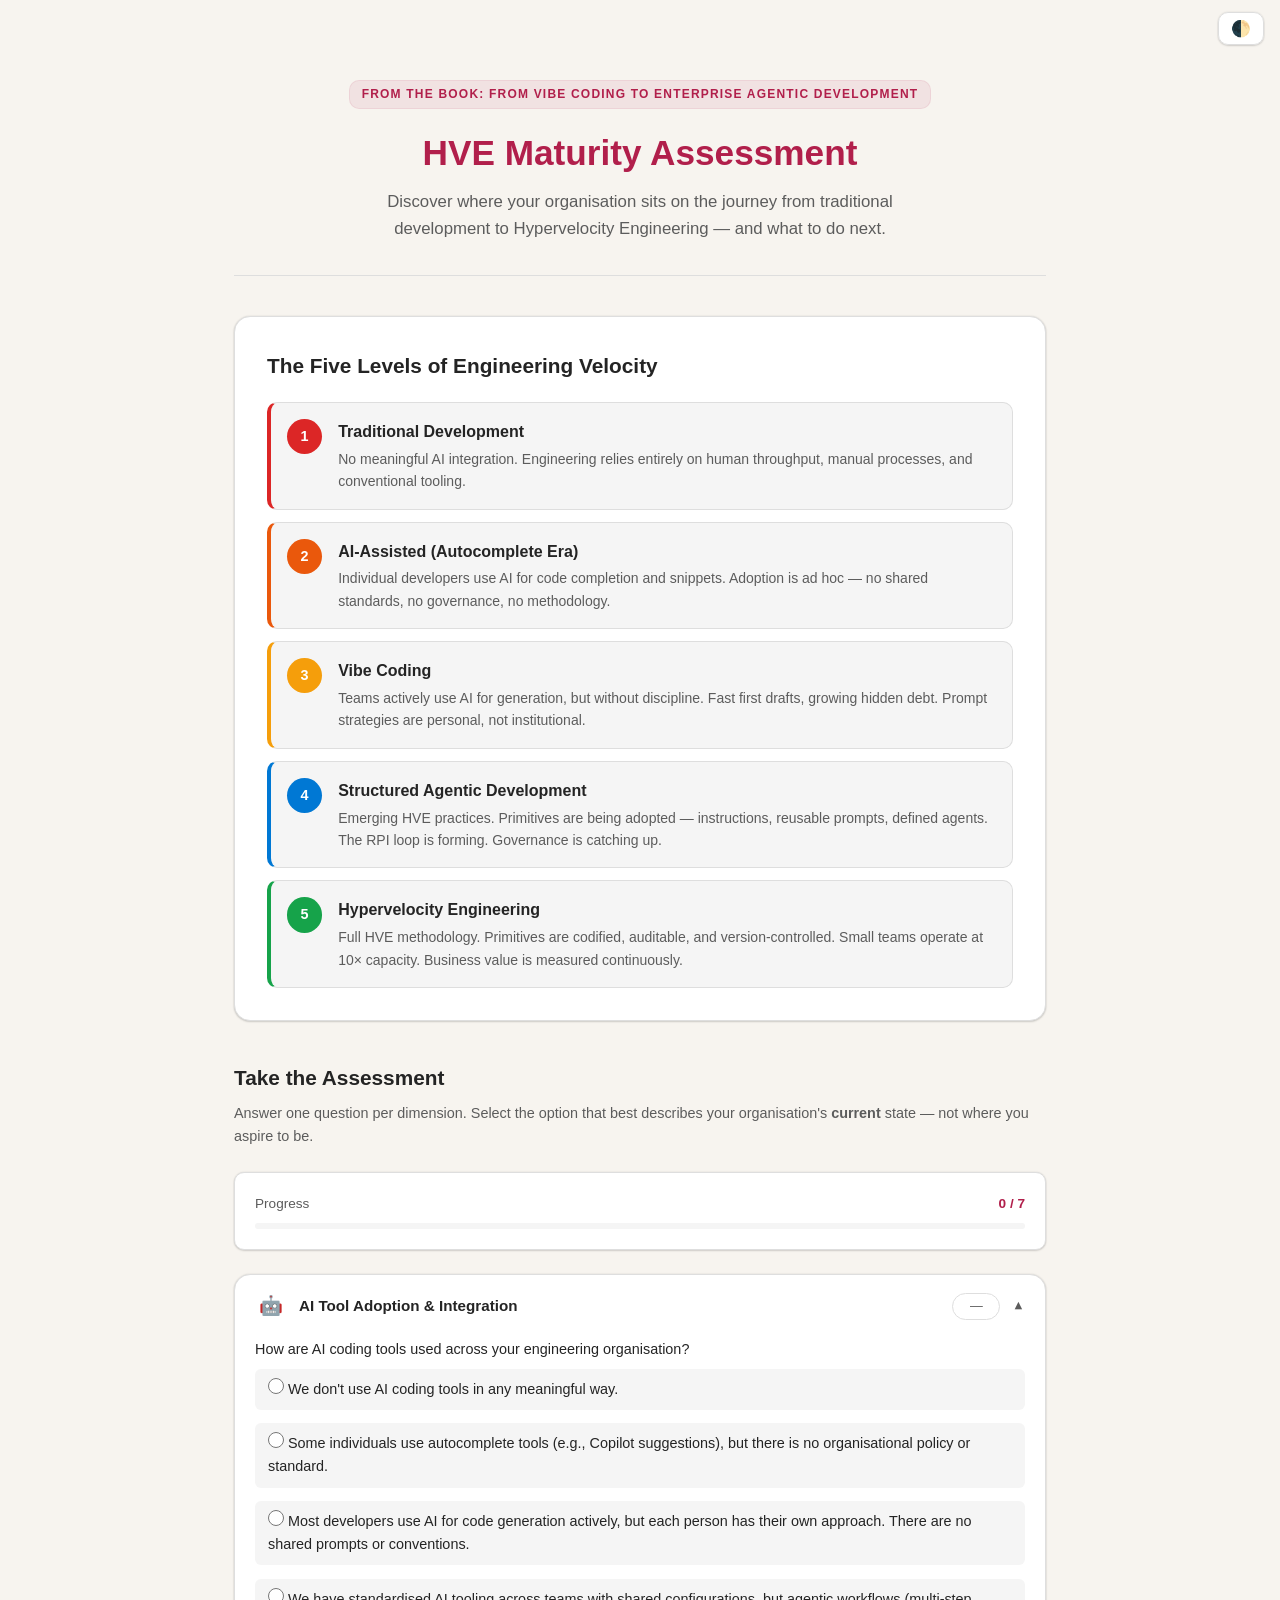
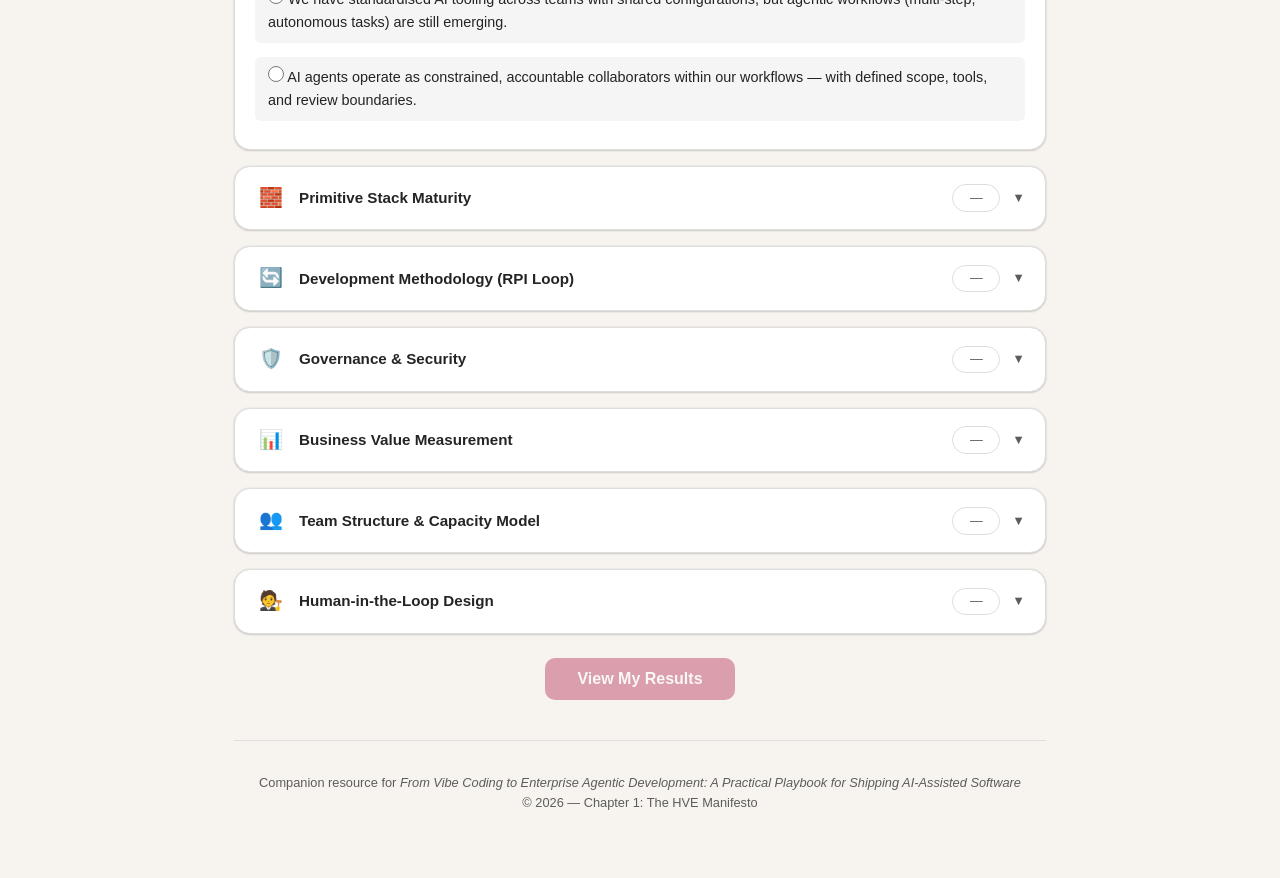
<file: chapter1/index.html>
<!DOCTYPE html>
<html lang="en">
<head>
    <meta charset="UTF-8">
    <meta name="viewport" content="width=device-width, initial-scale=1.0">
    <title>HVE Maturity Assessment — Hypervelocity Engineering Readiness</title>
    <script>
      (() => {
        const param = new URLSearchParams(window.location.search).get("scoutTheme");
        const theme =
          param || (window.matchMedia("(prefers-color-scheme: dark)").matches ? "dark" : "light");
        document.documentElement.setAttribute("data-theme", theme);
      })();
    </script>
    <style>
        :root {
            color-scheme: light;
            --bg: #f7f4ef;
            --surface: #ffffff;
            --surface-raised: #f5f5f5;
            --border: #dedede;
            --border-strong: #919191;
            --text: #242424;
            --text-muted: #5c5c5c;
            --accent: #b11f4b;
            --accent-hover: #9a1a41;
            --accent-glow: rgba(177, 31, 75, 0.08);
            --accent-fg: #ffffff;
            --green: #16a34a;
            --yellow: #f59e0b;
            --orange: #ea580c;
            --red: #dc2626;
            --purple: #9333ea;
            --level1: #dc2626;
            --level2: #ea580c;
            --level3: #f59e0b;
            --level4: #0078d4;
            --level5: #16a34a;
            --radius: 0.625rem;
            --shadow: 0 0 2px rgba(0,0,0,0.12), 0 1px 2px rgba(0,0,0,0.14);
            --panel-strong: rgba(255, 255, 255, 0.96);
        }
        html[data-theme="dark"] {
            color-scheme: dark;
            --bg: #3d3b3a;
            --surface: #292929;
            --surface-raised: #2e2e2e;
            --border: #474747;
            --border-strong: #5f5f5f;
            --text: #dedede;
            --text-muted: #919191;
            --accent: #fd8ea1;
            --accent-hover: #fb7b91;
            --accent-glow: rgba(253, 142, 161, 0.14);
            --accent-fg: #1a1a1a;
            --green: #4ade80;
            --yellow: #fbbf24;
            --orange: #fb923c;
            --red: #f87171;
            --purple: #c084fc;
            --level1: #f87171;
            --level2: #fb923c;
            --level3: #fbbf24;
            --level4: #4da6ff;
            --level5: #4ade80;
            --radius: 0.625rem;
            --shadow: 0 18px 48px rgba(0, 0, 0, 0.32);
            --panel-strong: rgba(41, 41, 41, 0.96);
        }

        * { margin: 0; padding: 0; box-sizing: border-box; }

        body {
            font-family: "Segoe UI", Aptos, Calibri, -apple-system, BlinkMacSystemFont, sans-serif;
            background: var(--bg);
            color: var(--text);
            line-height: 1.6;
            min-height: 100vh;
        }

        /* Theme Toggle */
        #theme-toggle {
            position: fixed;
            top: 12px;
            right: 16px;
            background: var(--panel-strong);
            border: 1px solid var(--border);
            border-radius: var(--radius);
            padding: 6px 12px;
            font-size: 1rem;
            cursor: pointer;
            z-index: 999;
            color: var(--text);
            backdrop-filter: blur(8px);
            box-shadow: var(--shadow);
        }

        .container {
            max-width: 860px;
            margin: 0 auto;
            padding: 2rem 1.5rem;
        }

        /* ---- HEADER ---- */
        header {
            text-align: center;
            padding: 3rem 0 2rem;
            border-bottom: 1px solid var(--border);
            margin-bottom: 2.5rem;
        }
        header .badge {
            display: inline-block;
            background: var(--accent-glow);
            color: var(--accent);
            font-size: 0.75rem;
            font-weight: 600;
            text-transform: uppercase;
            letter-spacing: 0.1em;
            padding: 0.3em 1em;
            border-radius: var(--radius);
            border: 1px solid var(--accent-glow);
            margin-bottom: 1rem;
        }
        header h1 {
            font-size: 2.2rem;
            font-weight: 700;
            margin-bottom: 0.5rem;
            color: var(--accent);
        }
        header p {
            color: var(--text-muted);
            font-size: 1.05rem;
            max-width: 600px;
            margin: 0 auto;
        }

        /* ---- MATURITY MODEL OVERVIEW ---- */
        .model-overview {
            background: var(--surface);
            border: 1px solid var(--border);
            border-radius: 16px;
            padding: 2rem;
            margin-bottom: 2.5rem;
            box-shadow: var(--shadow);
        }
        .model-overview h2 {
            font-size: 1.3rem;
            margin-bottom: 1.25rem;
        }
        .level-cards {
            display: flex;
            flex-direction: column;
            gap: 0.75rem;
        }
        .level-card {
            display: flex;
            align-items: flex-start;
            gap: 1rem;
            padding: 1rem;
            background: var(--surface-raised);
            border-radius: var(--radius);
            border-left: 4px solid;
            border: 1px solid var(--border);
            border-left: 4px solid;
        }
        .level-card[data-level="1"] { border-left-color: var(--level1); }
        .level-card[data-level="2"] { border-left-color: var(--level2); }
        .level-card[data-level="3"] { border-left-color: var(--level3); }
        .level-card[data-level="4"] { border-left-color: var(--level4); }
        .level-card[data-level="5"] { border-left-color: var(--level5); }
        .level-num {
            flex-shrink: 0;
            width: 2.2rem;
            height: 2.2rem;
            display: flex;
            align-items: center;
            justify-content: center;
            border-radius: 50%;
            font-weight: 700;
            font-size: 0.9rem;
            color: var(--accent-fg);
        }
        .level-card[data-level="1"] .level-num { background: var(--level1); }
        .level-card[data-level="2"] .level-num { background: var(--level2); }
        .level-card[data-level="3"] .level-num { background: var(--level3); }
        .level-card[data-level="4"] .level-num { background: var(--level4); }
        .level-card[data-level="5"] .level-num { background: var(--level5); }
        .level-info h3 { font-size: 1rem; margin-bottom: 0.2rem; }
        .level-info p { font-size: 0.875rem; color: var(--text-muted); }

        /* ---- ASSESSMENT ---- */
        .assessment-section {
            margin-bottom: 2.5rem;
        }
        .assessment-section h2 {
            font-size: 1.3rem;
            margin-bottom: 0.5rem;
        }
        .assessment-section > p {
            color: var(--text-muted);
            font-size: 0.9rem;
            margin-bottom: 1.5rem;
        }

        /* (dimension card already defined above) */
        .dimension-header {
            display: flex;
            align-items: center;
            gap: 0.75rem;
            padding: 1rem 1.25rem;
            cursor: pointer;
            user-select: none;
            transition: background 0.15s;
        }
        .dimension-header:hover {
            background: var(--surface-raised);
        }
        .dimension-icon {
            font-size: 1.2rem;
            flex-shrink: 0;
            width: 2rem;
            text-align: center;
        }
        .dimension-title {
            font-weight: 600;
            font-size: 0.95rem;
            flex: 1;
        }
        .dimension-score {
            font-size: 0.8rem;
            color: var(--text-muted);
            padding: 0.2em 0.6em;
            border-radius: 999px;
            border: 1px solid var(--border);
            min-width: 3rem;
            text-align: center;
        }
        .dimension-chevron {
            color: var(--text-muted);
            transition: transform 0.2s;
            font-size: 0.8rem;
        }
        .dimension.open .dimension-chevron {
            transform: rotate(180deg);
        }
        .dimension-body {
            display: none;
            padding: 0 1.25rem 1.25rem;
        }
        .dimension.open .dimension-body {
            display: block;
        }

        .question {
            margin-bottom: 1.25rem;
        }
        .question:last-child { margin-bottom: 0; }
        .question label {
            display: block;
            font-size: 0.9rem;
            margin-bottom: 0.5rem;
            color: var(--text);
        }
        .options {
            display: flex;
            flex-direction: column;
            gap: 0.35rem;
        }
        .option {
            display: flex;
            align-items: center;
            gap: 0.6rem;
            padding: 0.5rem 0.75rem;
            background: var(--surface-raised);
            border-radius: 6px;
            cursor: pointer;
            transition: background 0.15s, border-color 0.15s;
            border: 1px solid transparent;
            font-size: 0.85rem;
        }
        .option:hover {
            background: var(--accent-glow);
            border-color: var(--accent);
        }
        .option.selected {
            background: var(--accent-glow);
            border-color: var(--accent);
        }
        .option input[type="radio"] {
            accent-color: var(--accent);
            width: 16px;
            height: 16px;
            flex-shrink: 0;
        }

        /* ---- CARDS (consistent border-radius) ---- */
        .dimension {
            background: var(--surface);
            border: 1px solid var(--border);
            border-radius: 16px;
            margin-bottom: 1rem;
            overflow: hidden;
            box-shadow: var(--shadow);
        }
        .progress-bar-container {
            background: var(--surface);
            border: 1px solid var(--border);
            border-radius: var(--radius);
            padding: 1.25rem;
            margin-bottom: 1.5rem;
            position: sticky;
            top: 0;
            z-index: 100;
            backdrop-filter: blur(8px);
            box-shadow: var(--shadow);
        }
        .progress-label {
            display: flex;
            justify-content: space-between;
            font-size: 0.85rem;
            margin-bottom: 0.5rem;
        }
        .progress-label span:first-child { color: var(--text-muted); }
        .progress-label span:last-child { color: var(--accent); font-weight: 600; }
        .progress-track {
            height: 6px;
            background: var(--surface-raised);
            border-radius: 3px;
            overflow: hidden;
        }
        .progress-fill {
            height: 100%;
            background: var(--accent);
            border-radius: 3px;
            transition: width 0.3s ease;
            width: 0%;
        }

        /* ---- BUTTON ---- */
        .btn {
            display: inline-flex;
            align-items: center;
            justify-content: center;
            gap: 0.5rem;
            padding: 0.75rem 2rem;
            font-size: 1rem;
            font-weight: 600;
            border: none;
            border-radius: var(--radius);
            cursor: pointer;
            transition: all 0.2s;
        }
        .btn-primary {
            background: var(--accent);
            color: var(--accent-fg);
        }
        .btn-primary:hover { background: var(--accent-hover); transform: translateY(-1px); }
        .btn-primary:disabled {
            opacity: 0.4;
            cursor: not-allowed;
            transform: none;
        }
        .btn-secondary {
            background: var(--surface-raised);
            color: var(--text);
            border: 1px solid var(--border);
        }
        .btn-secondary:hover { border-color: var(--accent); }
        .btn-center { display: flex; justify-content: center; margin-top: 1.5rem; }

        /* ---- RESULTS ---- */
        #results {
            display: none;
        }

        .result-hero {
            text-align: center;
            padding: 2.5rem 2rem;
            background: var(--surface);
            border: 1px solid var(--border);
            border-radius: 16px;
            margin-bottom: 2rem;
            box-shadow: var(--shadow);
        }
        .result-hero .score-ring {
            width: 160px;
            height: 160px;
            margin: 0 auto 1.5rem;
            position: relative;
        }
        .result-hero .score-ring svg {
            transform: rotate(-90deg);
        }
        .result-hero .score-ring .score-text {
            position: absolute;
            top: 50%;
            left: 50%;
            transform: translate(-50%, -50%);
            text-align: center;
        }
        .result-hero .score-ring .score-text .num {
            font-size: 2.5rem;
            font-weight: 700;
            display: block;
            line-height: 1;
        }
        .result-hero .score-ring .score-text .label {
            font-size: 0.75rem;
            color: var(--text-muted);
            text-transform: uppercase;
            letter-spacing: 0.1em;
        }
        .result-level-name {
            font-size: 1.6rem;
            font-weight: 700;
            margin-bottom: 0.4rem;
        }
        .result-level-desc {
            color: var(--text-muted);
            font-size: 0.95rem;
            max-width: 500px;
            margin: 0 auto;
        }

        /* Dimension Breakdown */
        .breakdown {
            background: var(--surface);
            border: 1px solid var(--border);
            border-radius: 16px;
            padding: 1.5rem;
            margin-bottom: 2rem;
            box-shadow: var(--shadow);
        }
        .breakdown h3 {
            font-size: 1.1rem;
            margin-bottom: 1rem;
        }
        .breakdown-row {
            display: flex;
            align-items: center;
            gap: 1rem;
            margin-bottom: 0.75rem;
        }
        .breakdown-row:last-child { margin-bottom: 0; }
        .breakdown-label {
            font-size: 0.85rem;
            width: 200px;
            flex-shrink: 0;
        }
        .breakdown-bar-track {
            flex: 1;
            height: 10px;
            background: var(--surface-raised);
            border-radius: 5px;
            overflow: hidden;
        }
        .breakdown-bar-fill {
            height: 100%;
            border-radius: 5px;
            transition: width 0.6s ease;
        }
        .breakdown-val {
            font-size: 0.85rem;
            font-weight: 600;
            width: 3rem;
            text-align: right;
            flex-shrink: 0;
        }

        /* Level Detail Card */
        .result-detail {
            background: var(--surface);
            border: 1px solid var(--border);
            border-radius: 16px;
            padding: 1.5rem;
            margin-bottom: 2rem;
            box-shadow: var(--shadow);
        }
        .result-detail h3 {
            font-size: 1.1rem;
            margin-bottom: 0.75rem;
        }
        .result-detail p, .result-detail li {
            font-size: 0.9rem;
            color: var(--text-muted);
            line-height: 1.7;
        }
        .result-detail ul {
            padding-left: 1.25rem;
            margin-top: 0.5rem;
        }
        .result-detail li {
            margin-bottom: 0.3rem;
        }

        /* Prompt Box */
        .prompt-box {
            background: var(--surface);
            border: 1px solid var(--border);
            border-radius: 16px;
            padding: 1.5rem;
            margin-bottom: 2rem;
            box-shadow: var(--shadow);
        }
        .prompt-box h3 {
            font-size: 1.1rem;
            margin-bottom: 0.25rem;
        }
        .prompt-box .hint {
            font-size: 0.85rem;
            color: var(--text-muted);
            margin-bottom: 1rem;
        }
        .prompt-textarea {
            width: 100%;
            min-height: 260px;
            background: var(--surface-raised);
            border: 1px solid var(--border);
            border-radius: 6px;
            color: var(--text);
            font-family: Consolas, "Courier New", Courier, monospace;
            font-size: 0.8rem;
            padding: 1rem;
            resize: vertical;
            line-height: 1.6;
        }
        .prompt-textarea:focus {
            outline: none;
            border-color: var(--accent);
        }
        .copy-btn-row {
            display: flex;
            justify-content: flex-end;
            margin-top: 0.75rem;
            gap: 0.5rem;
        }
        .copy-toast {
            display: none;
            color: var(--green);
            font-size: 0.85rem;
            align-items: center;
            gap: 0.3rem;
        }
        .copy-toast.show {
            display: flex;
        }

        /* Footer */
        footer {
            text-align: center;
            padding: 2rem 0;
            border-top: 1px solid var(--border);
            margin-top: 2rem;
            color: var(--text-muted);
            font-size: 0.8rem;
        }
        footer a { color: var(--accent); text-decoration: none; }
        footer a:hover { text-decoration: underline; }

        /* Responsive */
        @media (max-width: 640px) {
            header h1 { font-size: 1.6rem; }
            .breakdown-label { width: 120px; font-size: 0.8rem; }
            .container { padding: 1rem; }
            .level-card { flex-direction: column; gap: 0.5rem; }
        }
    </style>
</head>
<body>
<button id="theme-toggle" onclick="toggleTheme()">🌓</button>
<div class="container">

    <!-- HEADER -->
    <header>
        <div class="badge">From the book: From Vibe Coding to Enterprise Agentic Development</div>
        <h1>HVE Maturity Assessment</h1>
        <p>Discover where your organisation sits on the journey from traditional development to Hypervelocity Engineering — and what to do next.</p>
    </header>

    <!-- MATURITY MODEL OVERVIEW -->
    <section class="model-overview">
        <h2>The Five Levels of Engineering Velocity</h2>
        <div class="level-cards">
            <div class="level-card" data-level="1">
                <div class="level-num">1</div>
                <div class="level-info">
                    <h3>Traditional Development</h3>
                    <p>No meaningful AI integration. Engineering relies entirely on human throughput, manual processes, and conventional tooling.</p>
                </div>
            </div>
            <div class="level-card" data-level="2">
                <div class="level-num">2</div>
                <div class="level-info">
                    <h3>AI-Assisted (Autocomplete Era)</h3>
                    <p>Individual developers use AI for code completion and snippets. Adoption is ad hoc — no shared standards, no governance, no methodology.</p>
                </div>
            </div>
            <div class="level-card" data-level="3">
                <div class="level-num">3</div>
                <div class="level-info">
                    <h3>Vibe Coding</h3>
                    <p>Teams actively use AI for generation, but without discipline. Fast first drafts, growing hidden debt. Prompt strategies are personal, not institutional.</p>
                </div>
            </div>
            <div class="level-card" data-level="4">
                <div class="level-num">4</div>
                <div class="level-info">
                    <h3>Structured Agentic Development</h3>
                    <p>Emerging HVE practices. Primitives are being adopted — instructions, reusable prompts, defined agents. The RPI loop is forming. Governance is catching up.</p>
                </div>
            </div>
            <div class="level-card" data-level="5">
                <div class="level-num">5</div>
                <div class="level-info">
                    <h3>Hypervelocity Engineering</h3>
                    <p>Full HVE methodology. Primitives are codified, auditable, and version-controlled. Small teams operate at 10× capacity. Business value is measured continuously.</p>
                </div>
            </div>
        </div>
    </section>

    <!-- ASSESSMENT -->
    <section id="assessment" class="assessment-section">
        <h2>Take the Assessment</h2>
        <p>Answer one question per dimension. Select the option that best describes your organisation's <strong>current</strong> state — not where you aspire to be.</p>

        <div class="progress-bar-container">
            <div class="progress-label">
                <span>Progress</span>
                <span id="progress-text">0 / 7</span>
            </div>
            <div class="progress-track">
                <div class="progress-fill" id="progress-fill"></div>
            </div>
        </div>

        <form id="quiz-form"></form>

        <div class="btn-center">
            <button type="button" class="btn btn-primary" id="submit-btn" disabled onclick="showResults()">
                View My Results
            </button>
        </div>
    </section>

    <!-- RESULTS -->
    <section id="results">
        <div class="result-hero" id="result-hero"></div>
        <div class="breakdown" id="breakdown"></div>
        <div class="result-detail" id="result-detail"></div>
        <div class="prompt-box" id="prompt-box"></div>
        <div class="btn-center">
            <button type="button" class="btn btn-secondary" onclick="resetAssessment()">Retake Assessment</button>
        </div>
    </section>

    <footer>
        <p>Companion resource for <em>From Vibe Coding to Enterprise Agentic Development: A Practical Playbook for Shipping AI-Assisted Software</em><br>
        &copy; 2026 &mdash; Chapter 1: The HVE Manifesto</p>
    </footer>
</div>

<script>
// =============================================
// DATA MODEL
// =============================================
const DIMENSIONS = [
    {
        id: "ai_adoption",
        icon: "🤖",
        title: "AI Tool Adoption & Integration",
        question: "How are AI coding tools used across your engineering organisation?",
        options: [
            { score: 1, text: "We don't use AI coding tools in any meaningful way." },
            { score: 2, text: "Some individuals use autocomplete tools (e.g., Copilot suggestions), but there is no organisational policy or standard." },
            { score: 3, text: "Most developers use AI for code generation actively, but each person has their own approach. There are no shared prompts or conventions." },
            { score: 4, text: "We have standardised AI tooling across teams with shared configurations, but agentic workflows (multi-step, autonomous tasks) are still emerging." },
            { score: 5, text: "AI agents operate as constrained, accountable collaborators within our workflows — with defined scope, tools, and review boundaries." }
        ]
    },
    {
        id: "primitive_stack",
        icon: "🧱",
        title: "Primitive Stack Maturity",
        question: "To what extent has your organisation codified its engineering methodology into reusable AI primitives (instructions, agents, prompts, skills, hooks)?",
        options: [
            { score: 1, text: "We have no codified primitives. Standards exist in documentation or tribal knowledge." },
            { score: 2, text: "We have some coding standards documented, but they are not consumed by AI tools automatically." },
            { score: 3, text: "Individual engineers have personal prompt libraries or instruction files, but nothing is shared or version-controlled at the team level." },
            { score: 4, text: "We maintain shared instruction files and some reusable prompts in our repositories. Agent definitions are emerging but not yet standardised." },
            { score: 5, text: "Our full primitive stack — instructions, agents, prompts, skills, and hooks — is codified, version-controlled, and applied automatically across all repositories." }
        ]
    },
    {
        id: "dev_methodology",
        icon: "🔄",
        title: "Development Methodology (RPI Loop)",
        question: "How does your team structure the workflow when using AI for development tasks?",
        options: [
            { score: 1, text: "We follow a traditional SDLC. AI is not part of our development process." },
            { score: 2, text: "Developers occasionally ask AI for help mid-task, but there is no structured approach to when or how." },
            { score: 3, text: "We 'ask the AI and see what happens' — generation is fast, but planning and research phases are informal or skipped." },
            { score: 4, text: "We follow a structured loop: research the domain and constraints first, plan the work explicitly, then implement against that plan. But adherence varies across teams." },
            { score: 5, text: "The Research → Plan → Implement loop is our standard methodology. AI-generated plans are reviewed and approved before implementation. Every task follows this discipline." }
        ]
    },
    {
        id: "governance",
        icon: "🛡️",
        title: "Governance & Security",
        question: "How does your organisation govern AI-generated code and enforce security policies in agentic workflows?",
        options: [
            { score: 1, text: "We have no specific governance for AI-generated code. Standard code review applies, if it applies at all." },
            { score: 2, text: "We rely on existing code review to catch AI-generated issues, but reviewers don't specifically audit for AI artefacts or hallucinations." },
            { score: 3, text: "We are aware of the risks of AI-generated code (hallucinated dependencies, insecure defaults) but do not have automated guardrails in place." },
            { score: 4, text: "Instruction primitives encode security policies and architectural guardrails. Some automated checks exist, but coverage is incomplete." },
            { score: 5, text: "Security and governance policies are embedded in our primitive stack and enforced continuously — via instructions, hooks, and automated review. AI output is auditable and traceable." }
        ]
    },
    {
        id: "business_value",
        icon: "📊",
        title: "Business Value Measurement",
        question: "How does your organisation measure and communicate the business impact of AI-assisted development?",
        options: [
            { score: 1, text: "We don't measure the impact of AI tooling on engineering outcomes." },
            { score: 2, text: "We track licence adoption (e.g., 'X% of developers have Copilot'), but not productivity or quality outcomes." },
            { score: 3, text: "We have anecdotal evidence of productivity gains ('it feels faster') but no structured measurement framework." },
            { score: 4, text: "We measure some outcomes (time-to-delivery, defect rates) and can correlate them with AI adoption, but there is no formal Business Value Assessment." },
            { score: 5, text: "Business Value Assessments are first-class artefacts. We measure time-to-value, effort multipliers, error surface impact, and strategic optionality for every agentic capability." }
        ]
    },
    {
        id: "team_structure",
        icon: "👥",
        title: "Team Structure & Capacity Model",
        question: "How has AI adoption influenced your team structure, hiring, and capacity planning?",
        options: [
            { score: 1, text: "Team structure and hiring are unchanged. We plan capacity based on headcount and story points as before." },
            { score: 2, text: "We acknowledge that AI makes individuals faster, but team sizes, roles, and estimation methods are the same." },
            { score: 3, text: "Some teams are informally smaller or more productive due to AI, but the organisational model hasn't adapted. Estimation is increasingly unreliable." },
            { score: 4, text: "We are experimenting with smaller, expert teams that leverage AI as a force multiplier. Estimation is shifting from human-throughput to constraint-and-scope models." },
            { score: 5, text: "Small, expert teams (3–5 engineers) operate at the effective capacity of much larger teams. Capacity planning is based on primitive stack quality, not headcount." }
        ]
    },
    {
        id: "human_in_loop",
        icon: "🧑‍⚖️",
        title: "Human-in-the-Loop Design",
        question: "How deliberately does your organisation design the boundary between AI autonomy and human decision-making?",
        options: [
            { score: 1, text: "There is no explicit design for human–AI boundaries. Developers use AI freely, or don't use it at all." },
            { score: 2, text: "We trust code review to catch AI mistakes, but there is no defined model for where AI should or shouldn't act autonomously." },
            { score: 3, text: "We are aware that some tasks require human judgment, but the boundaries are informal and differ across teams." },
            { score: 4, text: "We define human decision points for high-stakes workflows (e.g., deployment, security, architecture). Agent primitives include escalation conditions." },
            { score: 5, text: "Every agentic workflow has explicitly designed human-in-the-loop gates. Agents have defined autonomy boundaries, escalation triggers, and audit trails. Humans own decisions; AI owns execution." }
        ]
    }
];

const LEVEL_META = {
    1: {
        name: "Level 1 — Traditional Development",
        color: "var(--level1)",
        summary: "Your organisation operates under the traditional rules of software development. AI is not yet a meaningful part of your engineering practice.",
        detail: "This is where most of the industry was two years ago — and where a decreasing number of competitive organisations remain today. The risk is not that you are doing something wrong. It is that the cost structure and velocity of organisations at higher levels will create a compounding gap that becomes harder to close over time.",
        nextSteps: [
            "Begin with controlled pilots: equip 2–3 teams with AI coding assistants and measure output",
            "Establish a baseline: document current delivery velocity, defect rates, and time-to-value before introducing AI",
            "Read Chapter 1 of the book to understand the HVE framework before scaling adoption",
            "Identify one low-risk, high-repetition workflow as your first AI-assisted use case"
        ]
    },
    2: {
        name: "Level 2 — AI-Assisted (Autocomplete Era)",
        color: "var(--level2)",
        summary: "Your developers use AI for code suggestions and completions, but adoption is individual and ungoverned. You are capturing some value, but leaving most of it on the table.",
        detail: "The autocomplete era is a necessary starting point, but it is not a destination. Individual productivity gains are real but modest — and they come with hidden risks when there are no shared standards for how AI output is reviewed, governed, or measured.",
        nextSteps: [
            "Standardise AI tooling configuration across teams — start with a shared instructions file in your repositories",
            "Begin building a shared prompt library for common tasks (code review, test generation, documentation)",
            "Introduce governance awareness: train reviewers to identify AI-generated code artefacts",
            "Define your first Business Value Assessment to move from anecdotal to measurable impact"
        ]
    },
    3: {
        name: "Level 3 — Vibe Coding",
        color: "var(--level3)",
        summary: "Your teams actively use AI for code generation, and velocity feels impressive. But discipline is missing — prompt strategies are personal, quality is inconsistent, and technical debt is accumulating invisibly.",
        detail: "Vibe coding is the most dangerous level to stay at. The speed is seductive, but the debt is real: hallucinated architecture, unownable output, prompt drift, and invisible assumptions baked into generated code. The organisations that get stuck here will spend the next two years paying down debt they didn't know they were creating.",
        nextSteps: [
            "Introduce the Research → Plan → Implement loop as your standard AI-assisted workflow",
            "Begin codifying your top 5 engineering standards as instruction primitives",
            "Establish a shared agent definition for your most common development task",
            "Audit existing AI-generated code for hidden debt: hallucinated dependencies, insecure defaults, undocumented assumptions",
            "Move from 'ask and see' to 'plan and execute' — this single shift changes everything"
        ]
    },
    4: {
        name: "Level 4 — Structured Agentic Development",
        color: "var(--level4)",
        summary: "Your organisation is adopting HVE practices. Primitives are emerging, the RPI loop is forming, and governance is catching up. You are on the right trajectory — now it's about consistency and completeness.",
        detail: "This is the inflection point. You have the conceptual framework and the early practices in place. The challenge now is moving from 'some teams do this well' to 'this is how we operate.' The primitive stack needs to be complete, the methodology needs to be universal, and business value measurement needs to become a first-class practice.",
        nextSteps: [
            "Complete your primitive stack: ensure instructions, agents, prompts, skills, and hooks are all defined and version-controlled",
            "Make the RPI loop non-negotiable: every AI-assisted task follows Research → Plan → Implement",
            "Implement Business Value Assessments as a standard artefact for every new agentic capability",
            "Begin measuring team capacity in terms of primitive stack quality, not headcount",
            "Cross-pollinate: share primitive libraries across teams to accelerate adoption"
        ]
    },
    5: {
        name: "Level 5 — Hypervelocity Engineering",
        color: "var(--level5)",
        summary: "Your organisation operates at the frontier of AI-native software development. Small, expert teams deliver at the effective capacity of much larger groups. Methodology is codified, governance is continuous, and business value is measured systematically.",
        detail: "You are operating where the book describes the destination. The competitive moat you have built is real: your primitive stack, your methodology, and your team model create a compounding advantage that is difficult for competitors to replicate. The opportunity now is to deepen, share, and extend — making your HVE practice a strategic asset.",
        nextSteps: [
            "Contribute to the broader HVE community: share anonymised primitive patterns and methodology insights",
            "Explore cross-domain primitive reuse: the compliance monitoring stack may be 70% reusable for due diligence",
            "Invest in primitive observability: measure not just outcomes, but the quality and effectiveness of individual primitives",
            "Mentor other teams and organisations — your experience is rare and valuable",
            "Push the frontier: experiment with multi-agent orchestration, autonomous CI/CD governance, and self-improving primitive stacks"
        ]
    }
};

// =============================================
// RENDER QUIZ
// =============================================
function renderQuiz() {
    const form = document.getElementById('quiz-form');
    form.innerHTML = DIMENSIONS.map((dim, di) => {
        const optionsHtml = dim.options.map((opt, oi) => `
            <label class="option" data-dim="${di}" data-score="${opt.score}">
                <input type="radio" name="dim_${di}" value="${opt.score}">
                <span>${opt.text}</span>
            </label>
        `).join('');
        return `
        <div class="dimension" id="dim-${di}">
            <div class="dimension-header" onclick="toggleDimension(${di})">
                <span class="dimension-icon">${dim.icon}</span>
                <span class="dimension-title">${dim.title}</span>
                <span class="dimension-score" id="dim-score-${di}">—</span>
                <span class="dimension-chevron">▼</span>
            </div>
            <div class="dimension-body">
                <div class="question">
                    <label>${dim.question}</label>
                    <div class="options">${optionsHtml}</div>
                </div>
            </div>
        </div>`;
    }).join('');

    // Open first dimension by default
    document.getElementById('dim-0').classList.add('open');

    // Attach click handlers
    document.querySelectorAll('.option').forEach(opt => {
        opt.addEventListener('click', function() {
            const radio = this.querySelector('input[type="radio"]');
            radio.checked = true;
            const dimIdx = parseInt(this.dataset.dim);
            const score = parseInt(this.dataset.score);

            // Update selection visual
            this.closest('.options').querySelectorAll('.option').forEach(o => o.classList.remove('selected'));
            this.classList.add('selected');

            // Update score badge
            document.getElementById(`dim-score-${dimIdx}`).textContent = `${score}/5`;

            // Auto-open next unanswered dimension
            const nextUnanswered = findNextUnanswered(dimIdx);
            if (nextUnanswered !== null) {
                document.getElementById(`dim-${dimIdx}`).classList.remove('open');
                const nextEl = document.getElementById(`dim-${nextUnanswered}`);
                nextEl.classList.add('open');
                nextEl.scrollIntoView({ behavior: 'smooth', block: 'center' });
            }

            updateProgress();
        });
    });
}

function findNextUnanswered(currentIdx) {
    for (let i = currentIdx + 1; i < DIMENSIONS.length; i++) {
        if (!document.querySelector(`input[name="dim_${i}"]:checked`)) return i;
    }
    for (let i = 0; i < currentIdx; i++) {
        if (!document.querySelector(`input[name="dim_${i}"]:checked`)) return i;
    }
    return null;
}

function toggleDimension(idx) {
    document.getElementById(`dim-${idx}`).classList.toggle('open');
}

function updateProgress() {
    const answered = DIMENSIONS.filter((_, i) => document.querySelector(`input[name="dim_${i}"]:checked`)).length;
    const total = DIMENSIONS.length;
    document.getElementById('progress-text').textContent = `${answered} / ${total}`;
    document.getElementById('progress-fill').style.width = `${(answered / total) * 100}%`;
    document.getElementById('submit-btn').disabled = answered < total;
}

// =============================================
// RESULTS
// =============================================
function getScores() {
    return DIMENSIONS.map((dim, i) => {
        const checked = document.querySelector(`input[name="dim_${i}"]:checked`);
        return { dim, score: checked ? parseInt(checked.value) : 0 };
    });
}

function computeLevel(avg) {
    if (avg < 1.5) return 1;
    if (avg < 2.5) return 2;
    if (avg < 3.5) return 3;
    if (avg < 4.5) return 4;
    return 5;
}

function getLevelColor(level) {
    return `var(--level${level})`;
}

function showResults() {
    const scores = getScores();
    const total = scores.reduce((s, r) => s + r.score, 0);
    const avg = total / scores.length;
    const level = computeLevel(avg);
    const meta = LEVEL_META[level];

    // Hide assessment, show results
    document.getElementById('assessment').style.display = 'none';
    document.getElementById('results').style.display = 'block';
    document.getElementById('results').scrollIntoView({ behavior: 'smooth' });

    // Hero
    const pct = (avg / 5) * 100;
    const circumference = 2 * Math.PI * 65;
    const offset = circumference - (pct / 100) * circumference;
    document.getElementById('result-hero').innerHTML = `
        <div class="score-ring">
            <svg width="160" height="160">
                <circle cx="80" cy="80" r="65" stroke="var(--surface-raised)" stroke-width="10" fill="none"/>
                <circle cx="80" cy="80" r="65" stroke="${meta.color}" stroke-width="10" fill="none"
                    stroke-dasharray="${circumference}" stroke-dashoffset="${offset}" stroke-linecap="round"
                    style="transition: stroke-dashoffset 1s ease;"/>
            </svg>
            <div class="score-text">
                <span class="num" style="color:${meta.color}">${avg.toFixed(1)}</span>
                <span class="label">of 5.0</span>
            </div>
        </div>
        <div class="result-level-name" style="color:${meta.color}">${meta.name}</div>
        <div class="result-level-desc">${meta.summary}</div>
    `;

    // Breakdown
    let brows = scores.map(r => {
        const c = getLevelColor(r.score);
        return `<div class="breakdown-row">
            <span class="breakdown-label">${r.dim.icon} ${r.dim.title}</span>
            <div class="breakdown-bar-track">
                <div class="breakdown-bar-fill" style="width:${(r.score/5)*100}%;background:${c};"></div>
            </div>
            <span class="breakdown-val" style="color:${c}">${r.score}/5</span>
        </div>`;
    }).join('');
    document.getElementById('breakdown').innerHTML = `<h3>Dimension Breakdown</h3>${brows}`;

    // Detail
    const stepsHtml = meta.nextSteps.map(s => `<li>${s}</li>`).join('');
    document.getElementById('result-detail').innerHTML = `
        <h3>What This Means</h3>
        <p>${meta.detail}</p>
        <h3 style="margin-top:1rem;">Recommended Next Steps</h3>
        <ul>${stepsHtml}</ul>
    `;

    // Build the LLM prompt
    const dimLines = scores.map(r => `  - ${r.dim.title}: ${r.score}/5`).join('\n');
    const prompt = `I just completed the Hypervelocity Engineering (HVE) Maturity Assessment from the book "From Vibe Coding to Enterprise Agentic Development: A Practical Playbook for Shipping AI-Assisted Software."

Here are my results:

Overall Score: ${avg.toFixed(1)} / 5.0
Overall Level: ${meta.name}

Dimension Scores:
${dimLines}

Context about HVE:
- Hypervelocity Engineering is the practice of small, expert teams leveraging AI to ship at the pace of innovation without sacrificing quality, security, or scalability.
- The HVE Primitive Stack consists of: Instructions (always-loaded rules), Agents (specialised AI collaborators), Prompts (reusable task templates), Skills (portable capability packages), Hooks (automated workflow triggers), and Business Value Primitives (impact measurement).
- The RPI Development Loop: Research → Plan → Implement — a disciplined alternative to "vibe coding."
- The maturity spectrum: Traditional → Autocomplete → Vibe Coding → Structured Agentic Development → Hypervelocity Engineering.

Based on my scores, please provide:
1. A candid assessment of my organisation's strengths and weaknesses across these dimensions.
2. The top 3 highest-impact actions I should take in the next 30 days to move up one maturity level.
3. For each of my lowest-scoring dimensions, a concrete playbook (3–5 steps) to improve that specific area.
4. Common pitfalls organisations at my level fall into, and how to avoid them.
5. A suggested 90-day roadmap to reach the next maturity level.

Be specific, actionable, and grounded in engineering practice — not generic. Assume I am a technology leader who can influence tooling, process, and team structure.`;

    document.getElementById('prompt-box').innerHTML = `
        <h3>🚀 Get Personalised Recommendations from Any LLM</h3>
        <p class="hint">Copy this prompt and paste it into ChatGPT, Claude, Gemini, or any LLM to receive a tailored improvement roadmap based on your results.</p>
        <textarea class="prompt-textarea" id="llm-prompt" readonly>${escapeHtml(prompt)}</textarea>
        <div class="copy-btn-row">
            <span class="copy-toast" id="copy-toast">✓ Copied to clipboard</span>
            <button class="btn btn-secondary" onclick="copyPrompt()">📋 Copy Prompt</button>
        </div>
    `;
}

function escapeHtml(text) {
    const div = document.createElement('div');
    div.textContent = text;
    return div.innerHTML;
}

function copyPrompt() {
    const textarea = document.getElementById('llm-prompt');
    navigator.clipboard.writeText(textarea.value).then(() => {
        const toast = document.getElementById('copy-toast');
        toast.classList.add('show');
        setTimeout(() => toast.classList.remove('show'), 2000);
    });
}

function resetAssessment() {
    document.getElementById('results').style.display = 'none';
    document.getElementById('assessment').style.display = 'block';
    document.querySelectorAll('input[type="radio"]').forEach(r => r.checked = false);
    document.querySelectorAll('.option').forEach(o => o.classList.remove('selected'));
    DIMENSIONS.forEach((_, i) => document.getElementById(`dim-score-${i}`).textContent = '—');
    document.querySelectorAll('.dimension').forEach(d => d.classList.remove('open'));
    document.getElementById('dim-0').classList.add('open');
    updateProgress();
    window.scrollTo({ top: 0, behavior: 'smooth' });
}

// Theme Toggle
function toggleTheme() {
    const current = document.documentElement.getAttribute('data-theme');
    const next = current === 'dark' ? 'light' : 'dark';
    document.documentElement.setAttribute('data-theme', next);
}

// Init
renderQuiz();
</script>
</body>
</html>
</file>
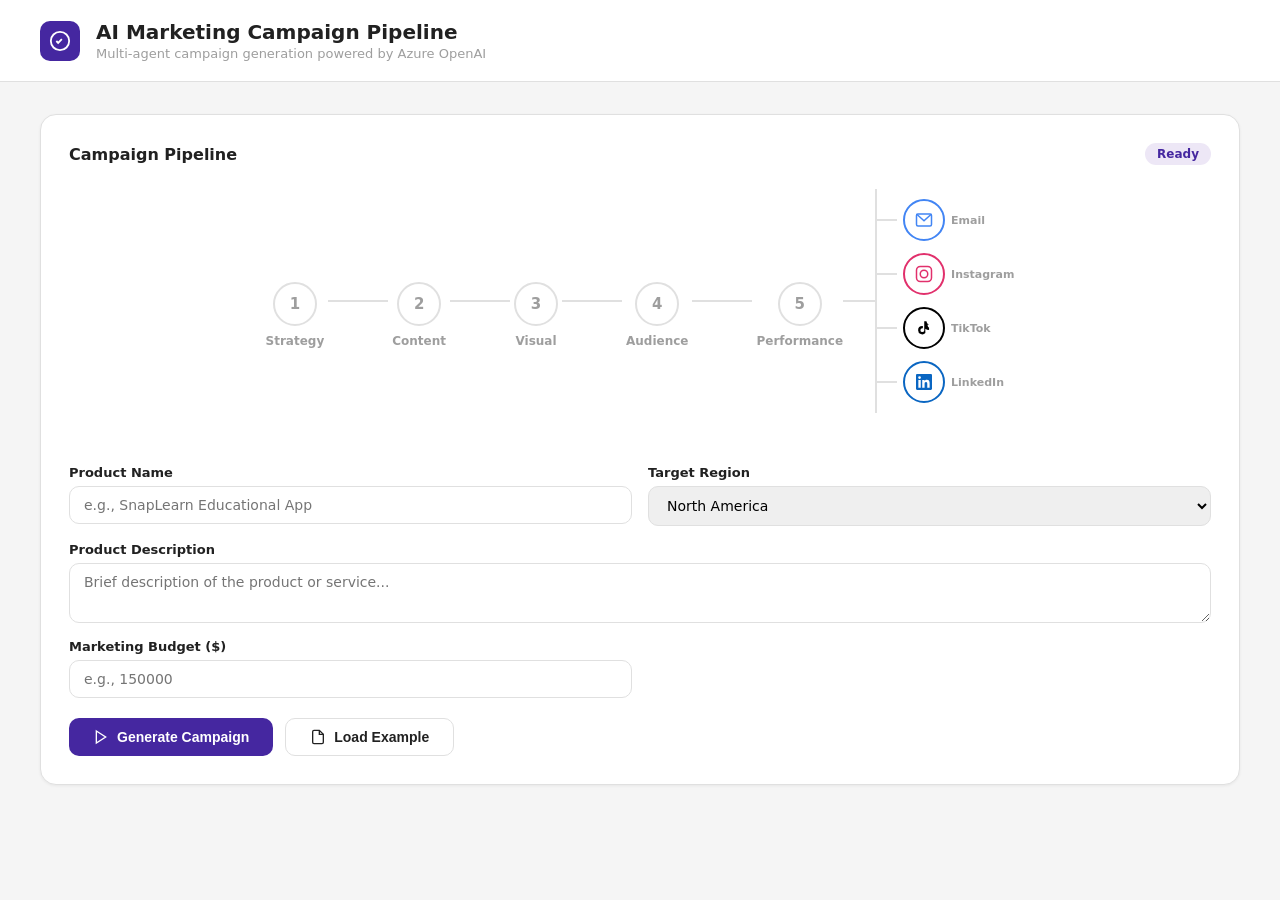
<file: chapter6/cmo-marketing-campaign/templates/index.html>
<!DOCTYPE html>
<html lang="en">
<head>
    <meta charset="UTF-8">
    <meta name="viewport" content="width=device-width, initial-scale=1.0">
    <title>AI Marketing Campaign Pipeline</title>
    <style>
        /* --- CSS Variables --- */
        :root {
            --primary: #4527A0;
            --primary-light: #ede7f6;
            --accent: #00BFA5;
            --accent-light: #e0f7fa;
            --surface: #ffffff;
            --bg: #f5f5f5;
            --text: #212121;
            --text-muted: #9e9e9e;
            --border: #e0e0e0;
            --border-light: #f0f0f0;
            --shadow: 0 1px 3px rgba(0,0,0,0.06);
            --shadow-md: 0 4px 12px rgba(0,0,0,0.08);
            --shadow-lg: 0 8px 24px rgba(0,0,0,0.12);
            --radius: 16px;
            --radius-sm: 10px;
        }

        * { margin: 0; padding: 0; box-sizing: border-box; }

        body {
            font-family: 'Segoe UI', system-ui, -apple-system, sans-serif;
            background: var(--bg);
            color: var(--text);
            min-height: 100vh;
        }

        /* --- Header --- */
        .header {
            background: var(--surface);
            border-bottom: 1px solid var(--border);
            padding: 20px 40px;
            display: flex;
            align-items: center;
            gap: 16px;
        }

        .header-icon {
            width: 40px;
            height: 40px;
            background: var(--primary);
            border-radius: var(--radius-sm);
            display: flex;
            align-items: center;
            justify-content: center;
        }

        .header h1 {
            font-size: 20px;
            font-weight: 700;
            color: var(--text);
        }

        .header p {
            font-size: 13px;
            color: var(--text-muted);
            margin-top: 2px;
        }

        /* --- Main Layout --- */
        .main {
            max-width: 1280px;
            margin: 0 auto;
            padding: 32px 40px;
        }

        /* --- Pipeline Section --- */
        .pipeline-card {
            background: var(--surface);
            border: 1px solid var(--border);
            border-radius: var(--radius);
            padding: 28px;
            margin-bottom: 24px;
            box-shadow: var(--shadow);
        }

        .pipeline-card-header {
            display: flex;
            justify-content: space-between;
            align-items: center;
            margin-bottom: 24px;
        }

        .pipeline-card-header h2 {
            font-size: 16px;
            font-weight: 700;
        }

        .pipeline-card-header .status-badge {
            font-size: 12px;
            font-weight: 600;
            padding: 4px 12px;
            border-radius: 20px;
            background: var(--primary-light);
            color: var(--primary);
        }

        /* --- Pipeline Nodes --- */
        .pipeline-flow {
            display: flex;
            align-items: center;
            justify-content: center;
            gap: 0;
            margin-bottom: 24px;
        }

        .pipeline-node {
            display: flex;
            flex-direction: column;
            align-items: center;
            gap: 8px;
        }

        .node-circle {
            width: 44px;
            height: 44px;
            border-radius: 50%;
            display: flex;
            align-items: center;
            justify-content: center;
            font-weight: 700;
            font-size: 15px;
            border: 2px solid var(--border);
            background: var(--surface);
            color: var(--text-muted);
            transition: all 0.4s ease;
        }

        .node-circle.active {
            border-color: var(--primary);
            background: var(--primary);
            color: white;
            box-shadow: 0 0 0 6px rgba(69,39,160,0.15);
            animation: pulse 1.5s ease-in-out infinite;
        }

        .node-circle.complete {
            border-color: var(--accent);
            background: var(--accent);
            color: white;
        }

        .node-circle.error {
            border-color: #d32f2f;
            background: #d32f2f;
            color: white;
        }

        .node-label {
            font-size: 12px;
            font-weight: 600;
            color: var(--text-muted);
        }

        .pipeline-connector {
            width: 60px;
            height: 2px;
            background: var(--border);
            margin: 0 4px;
            margin-bottom: 28px;
            transition: background 0.4s;
        }

        .pipeline-connector.active {
            background: var(--primary);
        }

        .pipeline-connector.complete {
            background: var(--accent);
        }

        @keyframes pulse {
            0%, 100% { box-shadow: 0 0 0 6px rgba(69,39,160,0.15); }
            50% { box-shadow: 0 0 0 12px rgba(69,39,160,0.08); }
        }

        /* --- Campaign Brief Form --- */
        .form-grid {
            display: grid;
            grid-template-columns: 1fr 1fr;
            gap: 16px;
            margin-bottom: 20px;
        }

        .form-group {
            display: flex;
            flex-direction: column;
            gap: 6px;
        }

        .form-group.full-width { grid-column: 1 / -1; }

        .form-group label {
            font-size: 13px;
            font-weight: 600;
            color: var(--text);
        }

        .form-group input,
        .form-group select,
        .form-group textarea {
            padding: 10px 14px;
            border: 1px solid var(--border);
            border-radius: var(--radius-sm);
            font-size: 14px;
            font-family: inherit;
            outline: none;
            transition: border-color 0.2s;
        }

        .form-group input:focus,
        .form-group select:focus,
        .form-group textarea:focus {
            border-color: var(--primary);
            box-shadow: 0 0 0 3px rgba(69,39,160,0.10);
        }

        .form-group textarea {
            resize: vertical;
            min-height: 60px;
        }

        .form-actions {
            display: flex;
            gap: 12px;
            flex-wrap: wrap;
        }

        .btn {
            padding: 10px 24px;
            border-radius: var(--radius-sm);
            font-size: 14px;
            font-weight: 600;
            cursor: pointer;
            display: inline-flex;
            align-items: center;
            gap: 8px;
            transition: all 0.2s;
            border: none;
        }

        .btn-primary {
            background: var(--primary);
            color: white;
        }
        .btn-primary:hover { background: #311b92; }
        .btn-primary:disabled { opacity: 0.5; cursor: not-allowed; }

        .btn-secondary {
            background: var(--surface);
            color: var(--text);
            border: 1px solid var(--border);
        }
        .btn-secondary:hover { background: #fafafa; }

        .btn-export {
            background: var(--accent);
            color: white;
        }
        .btn-export:hover { background: #00997a; }

        /* --- Export & Share --- */
        .export-container {
            display: flex;
            justify-content: flex-end;
            padding-top: 16px;
        }

        /* --- Share Channels --- */
        .share-channels {
            margin-top: 20px;
            padding-top: 20px;
            border-top: 1px solid var(--border-light);
            display: none;
        }

        .share-channels.visible { display: block; }

        .share-label {
            font-size: 13px;
            font-weight: 600;
            color: var(--text-muted);
            margin-bottom: 12px;
        }

        .share-buttons {
            display: flex;
            gap: 10px;
            flex-wrap: wrap;
        }

        .btn-share {
            display: inline-flex;
            align-items: center;
            gap: 8px;
            padding: 10px 18px;
            border-radius: var(--radius-sm);
            font-size: 13px;
            font-weight: 600;
            cursor: pointer;
            border: 1px solid var(--border);
            background: var(--surface);
            color: var(--text);
            transition: all 0.2s;
        }

        .btn-share:hover { box-shadow: var(--shadow-md); transform: translateY(-1px); }

        .btn-share.email { border-color: #4285f4; color: #4285f4; }
        .btn-share.email:hover { background: #4285f4; color: white; }

        .btn-share.linkedin { border-color: #0a66c2; color: #0a66c2; }
        .btn-share.linkedin:hover { background: #0a66c2; color: white; }

        .btn-share.tiktok { border-color: #010101; color: #010101; }
        .btn-share.tiktok:hover { background: #010101; color: white; }

        .btn-share.instagram { border-color: #e1306c; color: #e1306c; }
        .btn-share.instagram:hover {
            background: linear-gradient(45deg, #f09433, #e6683c, #dc2743, #cc2366, #bc1888);
            color: white; border-color: transparent;
        }

        .btn-share .share-icon { width: 18px; height: 18px; display: flex; align-items: center; justify-content: center; }

        .share-toast {
            position: fixed; bottom: 30px; right: 30px;
            background: var(--primary); color: white;
            padding: 14px 24px; border-radius: var(--radius-sm);
            font-size: 14px; font-weight: 600;
            box-shadow: var(--shadow-lg); z-index: 1000;
            animation: toastIn 0.3s ease, toastOut 0.3s ease 2.7s;
            opacity: 0; pointer-events: none;
        }
        .share-toast.show { opacity: 1; }

        @keyframes toastIn { from { opacity: 0; transform: translateY(10px); } to { opacity: 1; transform: translateY(0); } }
        @keyframes toastOut { from { opacity: 1; } to { opacity: 0; } }

        /* --- Agent Result Cards --- */
        .agent-results {
            display: grid;
            grid-template-columns: 1fr 1fr;
            gap: 24px;
            margin-bottom: 24px;
        }

        .agent-card {
            background: var(--surface);
            border: 1px solid var(--border);
            border-radius: var(--radius);
            padding: 28px;
            box-shadow: var(--shadow);
            display: none;
        }

        .agent-card.visible { display: block; }

        /* Visual card spans full width for images */
        #card-visual {
            grid-column: 1 / -1;
        }

        .agent-card-header {
            display: flex;
            justify-content: space-between;
            align-items: flex-start;
            margin-bottom: 20px;
        }

        .agent-card-header-left {
            display: flex;
            align-items: center;
            gap: 12px;
        }

        .agent-icon {
            width: 38px;
            height: 38px;
            border-radius: var(--radius-sm);
            display: flex;
            align-items: center;
            justify-content: center;
        }

        .agent-icon.strategy { background: #ede7f6; color: var(--primary); }
        .agent-icon.content { background: #fff3e0; color: #e65100; }
        .agent-icon.visual { background: #fce4ec; color: #c2185b; }
        .agent-icon.audience { background: #e0f7fa; color: #00838f; }
        .agent-icon.performance { background: #e8f5e9; color: #2e7d32; }

        .agent-card-title { font-size: 15px; font-weight: 700; }
        .agent-card-subtitle { font-size: 12px; color: var(--text-muted); }

        .agent-badge {
            font-size: 11px; font-weight: 600; padding: 3px 10px;
            border-radius: 20px; background: #e8f5e9; color: #2e7d32;
        }

        /* Card content helper styles */
        .card-section-label {
            font-size: 12px; font-weight: 600; color: var(--text-muted);
            text-transform: uppercase; letter-spacing: 0.5px; margin-bottom: 8px;
        }

        .card-headline {
            font-size: 22px; font-weight: 700; color: var(--primary);
            margin-bottom: 16px; line-height: 1.3;
        }

        .card-tagline {
            display: inline-block; padding: 4px 12px; margin: 4px;
            background: var(--primary-light); color: var(--primary);
            border-radius: 20px; font-size: 13px; font-weight: 500;
        }

        .card-message {
            padding: 10px 14px; margin: 6px 0;
            background: var(--bg); border-radius: var(--radius-sm);
            font-size: 13px; line-height: 1.5; border-left: 3px solid var(--primary);
        }

        .card-tone {
            font-style: italic; color: var(--text-muted); font-size: 13px; margin-top: 12px;
        }

        .kpi-row {
            display: flex; justify-content: space-between; align-items: center;
            padding: 10px 0; border-bottom: 1px solid var(--border-light);
        }
        .kpi-name { font-size: 13px; font-weight: 600; }
        .kpi-target { font-size: 13px; font-weight: 700; color: var(--primary); }
        .kpi-desc { font-size: 11px; color: var(--text-muted); }

        .segment-card {
            padding: 14px; margin: 8px 0;
            background: var(--bg); border-radius: var(--radius-sm); border: 1px solid var(--border-light);
        }
        .segment-name { font-weight: 700; font-size: 14px; }
        .segment-reach { color: var(--accent); font-weight: 700; font-size: 13px; }
        .segment-tags { display: flex; flex-wrap: wrap; gap: 6px; margin-top: 8px; }
        .segment-tag {
            padding: 2px 10px; background: var(--accent-light); color: #00838f;
            border-radius: 12px; font-size: 11px; font-weight: 500;
        }

        .metric-row {
            display: flex; justify-content: space-between; align-items: center;
            padding: 10px 0; border-bottom: 1px solid var(--border-light);
        }
        .metric-name { font-size: 13px; font-weight: 600; }
        .metric-value { font-size: 14px; font-weight: 700; color: var(--accent); }
        .metric-desc { font-size: 11px; color: var(--text-muted); }

        .total-reach {
            margin-top: 16px; padding: 12px 16px; background: var(--accent-light);
            border-radius: var(--radius-sm); font-weight: 700; color: #00838f; font-size: 14px;
        }

        .big-stat {
            display: flex; gap: 32px; margin-bottom: 20px;
        }
        .big-stat-item { text-align: center; }
        .big-stat-value {
            font-size: 28px; font-weight: 800; color: var(--primary); display: block;
        }
        .big-stat-label { font-size: 12px; color: var(--text-muted); }

        /* Visual card image grid */
        .visual-images {
            display: grid;
            grid-template-columns: 1fr 1fr;
            gap: 20px;
            margin-top: 12px;
        }
        .visual-image-box {
            text-align: center;
        }
        .visual-image-box img {
            width: 100%;
            border-radius: var(--radius-sm);
            border: 1px solid var(--border);
            box-shadow: var(--shadow);
        }
        .visual-image-label {
            font-size: 12px;
            font-weight: 600;
            color: var(--text-muted);
            margin-bottom: 8px;
        }
        .visual-prompt {
            font-size: 11px;
            color: var(--text-muted);
            font-style: italic;
            margin-top: 6px;
            line-height: 1.4;
        }

        /* --- Processing Log --- */
        .log-card {
            background: var(--surface);
            border: 1px solid var(--border);
            border-radius: var(--radius);
            padding: 20px;
            box-shadow: var(--shadow);
        }

        .log-card h3 {
            font-size: 14px;
            font-weight: 700;
            margin-bottom: 12px;
        }

        .log-entries {
            max-height: 260px;
            overflow-y: auto;
            font-family: 'Consolas', 'Courier New', monospace;
            font-size: 12px;
            line-height: 1.7;
        }

        .log-entry { display: flex; gap: 10px; }
        .log-time { color: var(--text-muted); min-width: 60px; }
        .log-text { color: var(--text); }
        .log-text.strategy { color: var(--primary); }
        .log-text.content { color: #e65100; }
        .log-text.visual { color: #c2185b; }
        .log-text.audience { color: #00838f; }
        .log-text.performance { color: #2e7d32; }
        .log-text.info { color: #1565c0; }
        .log-text.tool { color: #ff6f00; font-weight: 600; }

        /* --- Agent Chat Input --- */
        .agent-chat {
            display: none;
            margin-top: 16px;
            padding-top: 14px;
            border-top: 1px solid var(--border);
        }
        .agent-chat.visible { display: block; }

        .agent-chat-history {
            max-height: 180px;
            overflow-y: auto;
            margin-bottom: 10px;
            font-size: 13px;
            line-height: 1.6;
        }

        .chat-bubble {
            padding: 8px 12px;
            border-radius: 12px;
            margin-bottom: 6px;
            max-width: 88%;
        }
        .chat-bubble.user {
            background: var(--primary-light);
            margin-left: auto;
            text-align: right;
            color: var(--primary);
            font-weight: 500;
        }
        .chat-bubble.agent {
            background: var(--surface);
            border: 1px solid var(--border);
            color: var(--text-muted);
            font-size: 12px;
        }

        .agent-chat-form {
            display: flex;
            gap: 8px;
        }
        .agent-chat-form input {
            flex: 1;
            padding: 9px 14px;
            border: 1px solid var(--border);
            border-radius: var(--radius-sm);
            font-size: 13px;
            outline: none;
            transition: border 0.2s;
        }
        .agent-chat-form input:focus {
            border-color: var(--primary);
        }
        .agent-chat-form button {
            padding: 9px 18px;
            background: var(--primary);
            color: white;
            border: none;
            border-radius: var(--radius-sm);
            font-size: 13px;
            font-weight: 600;
            cursor: pointer;
            white-space: nowrap;
            transition: background 0.2s;
        }
        .agent-chat-form button:hover { background: #311b92; }
        .agent-chat-form button:disabled {
            background: var(--border);
            cursor: not-allowed;
        }

        /* --- Distribution Pipeline Ramification (right-side fork) --- */
        .pipeline-fork-inline {
            display: flex;
            align-items: center;
            flex-shrink: 0;
            margin-bottom: 28px;   /* match .pipeline-connector offset to align with node circles */
        }

        .fork-connector {
            width: 32px;
            height: 2px;
            background: var(--border);
            transition: background 0.4s;
        }
        .fork-connector.complete { background: var(--accent); }

        .fork-bar {
            width: 2px;
            background: var(--border);
            align-self: stretch;
            transition: background 0.4s;
        }
        .fork-bar.complete { background: var(--accent); }

        .fork-branches {
            display: flex;
            flex-direction: column;
            justify-content: center;
            gap: 12px;
            padding: 10px 0;
        }

        .fork-branch {
            display: flex;
            align-items: center;
            gap: 6px;
        }

        .fork-stem {
            width: 20px;
            height: 2px;
            background: var(--border);
            transition: background 0.4s;
        }
        .fork-stem.complete { background: var(--accent); }

        .channel-circle {
            width: 42px;
            height: 42px;
            border-radius: 50%;
            display: flex;
            align-items: center;
            justify-content: center;
            border: 2px solid var(--border);
            background: var(--surface);
            color: var(--text-muted);
            transition: all 0.4s ease;
        }

        .channel-circle.active {
            border-color: var(--primary);
            background: var(--primary);
            color: white;
            box-shadow: 0 0 0 6px rgba(69,39,160,0.15);
            animation: pulse 1.5s ease-in-out infinite;
        }

        .channel-circle.complete {
            border-color: var(--accent);
            background: var(--accent);
            color: white;
        }

        .channel-circle.error {
            border-color: #d32f2f;
            background: #d32f2f;
            color: white;
        }

        .channel-circle.email { border-color: #4285f4; color: #4285f4; }
        .channel-circle.instagram { border-color: #e1306c; color: #e1306c; }
        .channel-circle.tiktok { border-color: #010101; color: #010101; }
        .channel-circle.linkedin { border-color: #0a66c2; color: #0a66c2; }

        .channel-circle.active.email { background: #4285f4; color: white; border-color: #4285f4; box-shadow: 0 0 0 6px rgba(66,133,244,0.2); }
        .channel-circle.active.instagram { background: #e1306c; color: white; border-color: #e1306c; box-shadow: 0 0 0 6px rgba(225,48,108,0.2); }
        .channel-circle.active.tiktok { background: #010101; color: white; border-color: #010101; box-shadow: 0 0 0 6px rgba(1,1,1,0.15); }
        .channel-circle.active.linkedin { background: #0a66c2; color: white; border-color: #0a66c2; box-shadow: 0 0 0 6px rgba(10,102,194,0.2); }

        .channel-circle.complete.email,
        .channel-circle.complete.instagram,
        .channel-circle.complete.tiktok,
        .channel-circle.complete.linkedin {
            background: var(--accent);
            border-color: var(--accent);
            color: white;
        }

        .channel-label {
            font-size: 11px;
            font-weight: 600;
            color: var(--text-muted);
        }

        /* Review Section */
        .review-section {
            display: none;
            margin-top: 16px;
            padding: 20px 24px;
            background: var(--primary-light);
            border-radius: var(--radius);
            border: 1px solid #d1c4e9;
        }
        .review-section.visible { display: block; }

        .review-header {
            display: flex;
            justify-content: space-between;
            align-items: center;
            margin-bottom: 16px;
        }
        .review-header h3 {
            font-size: 16px;
            font-weight: 700;
            color: var(--primary);
        }
        .review-header .review-status {
            font-size: 12px;
            font-weight: 600;
            color: var(--accent);
        }

        .review-summary {
            display: grid;
            grid-template-columns: repeat(4, 1fr);
            gap: 12px;
            margin-bottom: 20px;
        }
        .review-stat {
            text-align: center;
            padding: 10px;
            background: var(--surface);
            border-radius: var(--radius-sm);
        }
        .review-stat-value {
            font-size: 16px;
            font-weight: 800;
            color: var(--primary);
            display: block;
        }
        .review-stat-label {
            font-size: 11px;
            color: var(--text-muted);
        }

        .review-actions {
            display: flex;
            gap: 12px;
            flex-wrap: wrap;
        }

        .btn-distribute {
            background: linear-gradient(135deg, #4527A0, #7c4dff);
            color: white;
            font-size: 15px;
            padding: 12px 28px;
        }
        .btn-distribute:hover { background: linear-gradient(135deg, #311b92, #651fff); }
        .btn-distribute:disabled { opacity: 0.5; cursor: not-allowed; }

        /* Channel Result Cards */
        .channel-results {
            display: grid;
            grid-template-columns: 1fr 1fr;
            gap: 24px;
            margin-bottom: 24px;
        }
        .channel-results.visible { display: grid; }

        .channel-card {
            background: var(--surface);
            border: 1px solid var(--border);
            border-radius: var(--radius);
            padding: 24px;
            box-shadow: var(--shadow);
            display: none;
        }
        .channel-card.visible { display: block; }

        .channel-card-header {
            display: flex;
            justify-content: space-between;
            align-items: flex-start;
            margin-bottom: 16px;
        }

        .channel-card-header-left {
            display: flex;
            align-items: center;
            gap: 12px;
        }

        .channel-icon {
            width: 38px;
            height: 38px;
            border-radius: var(--radius-sm);
            display: flex;
            align-items: center;
            justify-content: center;
        }
        .channel-icon.email { background: #e3f2fd; color: #4285f4; }
        .channel-icon.instagram { background: #fce4ec; color: #e1306c; }
        .channel-icon.tiktok { background: #f5f5f5; color: #010101; }
        .channel-icon.linkedin { background: #e3f2fd; color: #0a66c2; }

        .channel-card-title { font-size: 15px; font-weight: 700; }
        .channel-card-subtitle { font-size: 12px; color: var(--text-muted); }

        .channel-badge {
            font-size: 11px; font-weight: 600; padding: 3px 10px;
            border-radius: 20px; background: #e8f5e9; color: #2e7d32;
        }

        .channel-field {
            margin-bottom: 14px;
        }
        .channel-field-label {
            font-size: 11px;
            font-weight: 700;
            text-transform: uppercase;
            letter-spacing: 0.5px;
            color: var(--text-muted);
            margin-bottom: 4px;
        }
        .channel-field-value {
            font-size: 13px;
            line-height: 1.6;
            color: var(--text);
            white-space: pre-line;
        }
        .channel-hashtags {
            display: flex;
            flex-wrap: wrap;
            gap: 6px;
            margin-top: 6px;
        }
        .channel-hashtag {
            padding: 2px 10px;
            background: var(--primary-light);
            color: var(--primary);
            border-radius: 12px;
            font-size: 11px;
            font-weight: 600;
        }
        .channel-image-container {
            margin-top: 12px;
        }
        .channel-image-container img {
            width: 100%;
            border-radius: var(--radius-sm);
            border: 1px solid var(--border);
            box-shadow: var(--shadow);
        }
        .log-text.email { color: #4285f4; }
        .log-text.instagram { color: #e1306c; }
        .log-text.tiktok { color: #010101; }
        .log-text.linkedin { color: #0a66c2; }

        /* --- Channel Preview Banner --- */
        .channel-preview-overlay {
            display: none;
            position: fixed;
            inset: 0;
            z-index: 9000;
            background: rgba(0,0,0,0.45);
            backdrop-filter: blur(4px);
            justify-content: center;
            align-items: flex-end;
            animation: fadeIn 0.2s ease;
        }
        .channel-preview-overlay.visible { display: flex; }
        @keyframes fadeIn { from { opacity: 0; } to { opacity: 1; } }

        .channel-preview-banner {
            width: 100%;
            max-width: 800px;
            max-height: 85vh;
            margin: 0 auto 0;
            background: var(--surface);
            border-radius: var(--radius) var(--radius) 0 0;
            box-shadow: 0 -8px 40px rgba(0,0,0,0.25);
            display: flex;
            flex-direction: column;
            animation: slideUp 0.3s ease;
            overflow: hidden;
        }
        @keyframes slideUp { from { transform: translateY(100%); } to { transform: translateY(0); } }

        .preview-banner-header {
            display: flex;
            justify-content: space-between;
            align-items: center;
            padding: 18px 24px;
            border-bottom: 1px solid var(--border);
            flex-shrink: 0;
        }
        .preview-banner-header-left {
            display: flex;
            align-items: center;
            gap: 12px;
        }
        .preview-banner-title {
            font-size: 16px;
            font-weight: 700;
            color: var(--text);
        }
        .preview-banner-subtitle {
            font-size: 12px;
            color: var(--text-muted);
        }
        .preview-banner-close {
            background: none;
            border: 1px solid var(--border);
            border-radius: var(--radius-sm);
            width: 32px;
            height: 32px;
            display: flex;
            align-items: center;
            justify-content: center;
            cursor: pointer;
            color: var(--text-muted);
            transition: all 0.15s ease;
        }
        .preview-banner-close:hover { background: var(--bg); color: var(--text); }

        .preview-banner-body {
            flex: 1;
            overflow-y: auto;
            padding: 20px 24px;
        }

        .preview-banner-actions {
            display: flex;
            gap: 10px;
            padding: 16px 24px;
            border-top: 1px solid var(--border);
            justify-content: flex-end;
            flex-shrink: 0;
        }
        .btn-send-channel {
            display: inline-flex;
            align-items: center;
            gap: 6px;
            padding: 10px 24px;
            font-size: 13px;
            font-weight: 600;
            border: none;
            border-radius: var(--radius-sm);
            cursor: pointer;
            transition: all 0.15s ease;
        }
        .btn-send-channel.send {
            background: var(--primary);
            color: white;
        }
        .btn-send-channel.send:hover { filter: brightness(1.15); }
        .btn-send-channel.cancel {
            background: var(--bg);
            color: var(--text-muted);
            border: 1px solid var(--border);
        }
        .btn-send-channel.cancel:hover { background: var(--surface); color: var(--text); }
        .btn-send-channel:disabled { opacity: 0.5; cursor: not-allowed; }

        /* Loading spinner for preview */
        .preview-loading {
            display: flex;
            flex-direction: column;
            align-items: center;
            justify-content: center;
            gap: 16px;
            padding: 60px 0;
            color: var(--text-muted);
        }
        .preview-loading .spinner {
            width: 36px;
            height: 36px;
            border: 3px solid var(--border);
            border-top-color: var(--primary);
            border-radius: 50%;
            animation: spin 0.8s linear infinite;
        }
        @keyframes spin { to { transform: rotate(360deg); } }

        /* Make channel circles clickable after pipeline complete */
        .channel-circle.clickable {
            cursor: pointer;
            transition: all 0.2s ease;
        }
        .channel-circle.clickable:hover {
            transform: scale(1.15);
            box-shadow: 0 0 0 6px rgba(69,39,160,0.12);
        }
        .channel-circle.clickable.email:hover { box-shadow: 0 0 0 6px rgba(66,133,244,0.2); }
        .channel-circle.clickable.instagram:hover { box-shadow: 0 0 0 6px rgba(225,48,108,0.2); }
        .channel-circle.clickable.tiktok:hover { box-shadow: 0 0 0 6px rgba(1,1,1,0.12); }
        .channel-circle.clickable.linkedin:hover { box-shadow: 0 0 0 6px rgba(10,102,194,0.2); }

        /* Sent badge */
        .preview-sent-badge {
            display: flex;
            align-items: center;
            gap: 8px;
            padding: 12px 20px;
            background: #e8f5e9;
            color: #2e7d32;
            border-radius: var(--radius-sm);
            font-weight: 600;
            font-size: 14px;
        }
    </style>
</head>
<body>

    <!-- Header -->
    <div class="header">
        <div class="header-icon">
            <svg width="22" height="22" viewBox="0 0 24 24" fill="none" stroke="white" stroke-width="2"><circle cx="12" cy="12" r="10"/><path d="M8 12l2 2 4-4"/></svg>
        </div>
        <div>
            <h1>AI Marketing Campaign Pipeline</h1>
            <p>Multi-agent campaign generation powered by Azure OpenAI</p>
        </div>
    </div>

    <div class="main">

        <!-- Pipeline Card -->
        <div class="pipeline-card">
            <div class="pipeline-card-header">
                <h2>Campaign Pipeline</h2>
                <span class="status-badge" id="statusBadge">Ready</span>
            </div>

            <!-- Pipeline Flow (5 nodes) + inline fork to 4 channels -->
            <div class="pipeline-flow">
                <div class="pipeline-node">
                    <div class="node-circle" id="node-strategy">1</div>
                    <div class="node-label">Strategy</div>
                </div>
                <div class="pipeline-connector" id="conn-content"></div>
                <div class="pipeline-node">
                    <div class="node-circle" id="node-content">2</div>
                    <div class="node-label">Content</div>
                </div>
                <div class="pipeline-connector" id="conn-visual"></div>
                <div class="pipeline-node">
                    <div class="node-circle" id="node-visual">3</div>
                    <div class="node-label">Visual</div>
                </div>
                <div class="pipeline-connector" id="conn-audience"></div>
                <div class="pipeline-node">
                    <div class="node-circle" id="node-audience">4</div>
                    <div class="node-label">Audience</div>
                </div>
                <div class="pipeline-connector" id="conn-performance"></div>
                <div class="pipeline-node">
                    <div class="node-circle" id="node-performance">5</div>
                    <div class="node-label">Performance</div>
                </div>

                <!-- Inline ramification to 4 distribution channels -->
                <div class="pipeline-fork-inline">
                    <div class="fork-connector" id="forkConn"></div>
                    <div class="fork-bar" id="forkBar"></div>
                    <div class="fork-branches" id="forkBranches">
                        <div class="fork-branch">
                            <div class="fork-stem" id="stem-email"></div>
                            <div class="channel-circle email" id="chnode-email">
                                <svg width="18" height="18" viewBox="0 0 24 24" fill="none" stroke="currentColor" stroke-width="2"><rect x="2" y="4" width="20" height="16" rx="2"/><polyline points="22,4 12,13 2,4"/></svg>
                            </div>
                            <div class="channel-label">Email</div>
                        </div>
                        <div class="fork-branch">
                            <div class="fork-stem" id="stem-instagram"></div>
                            <div class="channel-circle instagram" id="chnode-instagram">
                                <svg width="18" height="18" viewBox="0 0 24 24" fill="none" stroke="currentColor" stroke-width="2"><rect x="2" y="2" width="20" height="20" rx="5"/><circle cx="12" cy="12" r="5"/></svg>
                            </div>
                            <div class="channel-label">Instagram</div>
                        </div>
                        <div class="fork-branch">
                            <div class="fork-stem" id="stem-tiktok"></div>
                            <div class="channel-circle tiktok" id="chnode-tiktok">
                                <svg width="16" height="16" viewBox="0 0 24 24" fill="currentColor"><path d="M19.59 6.69a4.83 4.83 0 01-3.77-4.25V2h-3.45v13.67a2.89 2.89 0 01-2.88 2.5 2.89 2.89 0 01-2.89-2.89 2.89 2.89 0 012.89-2.89c.28 0 .54.04.79.1v-3.5a6.37 6.37 0 00-.79-.05A6.34 6.34 0 003.15 15.2a6.34 6.34 0 0010.86 4.48V13a8.28 8.28 0 005.58 2.15v-3.44a4.85 4.85 0 01-1.99-2.58 4.83 4.83 0 01-.01-2.44z"/></svg>
                            </div>
                            <div class="channel-label">TikTok</div>
                        </div>
                        <div class="fork-branch">
                            <div class="fork-stem" id="stem-linkedin"></div>
                            <div class="channel-circle linkedin" id="chnode-linkedin">
                                <svg width="16" height="16" viewBox="0 0 24 24" fill="currentColor"><path d="M20.447 20.452h-3.554v-5.569c0-1.328-.027-3.037-1.852-3.037-1.853 0-2.136 1.445-2.136 2.939v5.667H9.351V9h3.414v1.561h.046c.477-.9 1.637-1.85 3.37-1.85 3.601 0 4.267 2.37 4.267 5.455v6.286zM5.337 7.433a2.062 2.062 0 01-2.063-2.065 2.064 2.064 0 112.063 2.065zm1.782 13.019H3.555V9h3.564v11.452zM22.225 0H1.771C.792 0 0 .774 0 1.729v20.542C0 23.227.792 24 1.771 24h20.451C23.2 24 24 23.227 24 22.271V1.729C24 .774 23.2 0 22.222 0h.003z"/></svg>
                            </div>
                            <div class="channel-label">LinkedIn</div>
                        </div>
                    </div>
                </div>
            </div>

            <!-- Campaign Brief Form -->
            <div class="form-grid">
                <div class="form-group">
                    <label for="productName">Product Name</label>
                    <input type="text" id="productName" placeholder="e.g., SnapLearn Educational App">
                </div>
                <div class="form-group">
                    <label for="region">Target Region</label>
                    <select id="region">
                        <option value="North America">North America</option>
                        <option value="Europe">Europe</option>
                        <option value="Middle East">Middle East</option>
                        <option value="Asia Pacific">Asia Pacific</option>
                        <option value="Latin America">Latin America</option>
                        <option value="Africa">Africa</option>
                    </select>
                </div>
                <div class="form-group full-width">
                    <label for="productDescription">Product Description</label>
                    <textarea id="productDescription" placeholder="Brief description of the product or service..."></textarea>
                </div>
                <div class="form-group">
                    <label for="budget">Marketing Budget ($)</label>
                    <input type="text" id="budget" placeholder="e.g., 150000">
                </div>
            </div>

            <div class="form-actions">
                <button class="btn btn-primary" id="btnGenerate" onclick="startPipeline()">
                    <svg width="16" height="16" viewBox="0 0 24 24" fill="none" stroke="currentColor" stroke-width="2"><polygon points="5,3 19,12 5,21"/></svg>
                    Generate Campaign
                </button>
                <button class="btn btn-secondary" onclick="loadExample()">
                    <svg width="16" height="16" viewBox="0 0 24 24" fill="none" stroke="currentColor" stroke-width="2"><path d="M14 2H6a2 2 0 00-2 2v16a2 2 0 002 2h12a2 2 0 002-2V8z"/><polyline points="14,2 14,8 20,8"/></svg>
                    Load Example
                </button>
            </div>

            <!-- Export -->
            <div class="export-container" id="exportContainer" style="display:none;">
                <button class="btn btn-export" onclick="exportReport()">
                    <svg width="16" height="16" viewBox="0 0 24 24" fill="none" stroke="currentColor" stroke-width="2"><path d="M21 15v4a2 2 0 01-2 2H5a2 2 0 01-2-2v-4"/><polyline points="7,10 12,15 17,10"/><line x1="12" y1="15" x2="12" y2="3"/></svg>
                    Download PDF Report
                </button>
            </div>

            <!-- Review & Distribute Section -->
            <div class="review-section" id="reviewSection">
                <div class="review-header">
                    <h3>Review Campaign &amp; Distribute</h3>
                    <span class="review-status">All agents complete — ready for distribution</span>
                </div>
                <div class="review-summary" id="reviewSummary"></div>
                <div class="review-actions">
                    <button class="btn btn-distribute" id="btnDistribute" onclick="startDistribution()">
                        <svg width="18" height="18" viewBox="0 0 24 24" fill="none" stroke="currentColor" stroke-width="2"><path d="M22 2L11 13"/><polygon points="22,2 15,22 11,13 2,9"/></svg>
                        Distribute to All Channels
                    </button>
                    <button class="btn btn-export" onclick="exportReport()">
                        <svg width="16" height="16" viewBox="0 0 24 24" fill="none" stroke="currentColor" stroke-width="2"><path d="M21 15v4a2 2 0 01-2 2H5a2 2 0 01-2-2v-4"/><polyline points="7,10 12,15 17,10"/><line x1="12" y1="15" x2="12" y2="3"/></svg>
                        Download PDF Report
                    </button>
                </div>
            </div>


        </div>
    </div>

    <!-- Agent Result Cards -->
    <div class="main" style="padding-top:0;">
    <div class="agent-results" id="agentResults">

        <!-- Strategy Agent Card -->
        <div class="agent-card" id="card-strategy">
            <div class="agent-card-header">
                <div class="agent-card-header-left">
                    <div class="agent-icon strategy">
                        <svg width="20" height="20" viewBox="0 0 24 24" fill="none" stroke="currentColor" stroke-width="2"><path d="M3 3v18h18"/><path d="M7 17l4-8 4 4 5-10"/></svg>
                    </div>
                    <div>
                        <div class="agent-card-title">Strategy Agent</div>
                        <div class="agent-card-subtitle">Market analysis & KPI planning</div>
                    </div>
                </div>
                <span class="agent-badge">Complete</span>
            </div>
            <div id="strategyContent"></div>
            <div class="agent-chat" id="chat-strategy">
                <div class="agent-chat-history" id="chatHistory-strategy"></div>
                <div class="agent-chat-form">
                    <input type="text" id="chatInput-strategy" placeholder="Refine strategy… e.g. 'Focus more on Gen Z'" onkeydown="if(event.key==='Enter')sendAgentChat('strategy')">
                    <button onclick="sendAgentChat('strategy')">Send</button>
                </div>
            </div>
        </div>

        <!-- Content Agent Card -->
        <div class="agent-card" id="card-content">
            <div class="agent-card-header">
                <div class="agent-card-header-left">
                    <div class="agent-icon content">
                        <svg width="20" height="20" viewBox="0 0 24 24" fill="none" stroke="currentColor" stroke-width="2"><path d="M12 20h9"/><path d="M16.5 3.5a2.121 2.121 0 013 3L7 19l-4 1 1-4L16.5 3.5z"/></svg>
                    </div>
                    <div>
                        <div class="agent-card-title">Content Agent</div>
                        <div class="agent-card-subtitle">Headlines, taglines & messaging</div>
                    </div>
                </div>
                <span class="agent-badge">Complete</span>
            </div>
            <div id="contentContent"></div>
            <div class="agent-chat" id="chat-content">
                <div class="agent-chat-history" id="chatHistory-content"></div>
                <div class="agent-chat-form">
                    <input type="text" id="chatInput-content" placeholder="Refine content… e.g. 'Make the tagline punchier'" onkeydown="if(event.key==='Enter')sendAgentChat('content')">
                    <button onclick="sendAgentChat('content')">Send</button>
                </div>
            </div>
        </div>

        <!-- Visual Generation Card (full width) -->
        <div class="agent-card" id="card-visual">
            <div class="agent-card-header">
                <div class="agent-card-header-left">
                    <div class="agent-icon visual">
                        <svg width="20" height="20" viewBox="0 0 24 24" fill="none" stroke="currentColor" stroke-width="2"><rect x="3" y="3" width="18" height="18" rx="2"/><circle cx="8.5" cy="8.5" r="1.5"/><polyline points="21,15 16,10 5,21"/></svg>
                    </div>
                    <div>
                        <div class="agent-card-title">Visual Generation</div>
                        <div class="agent-card-subtitle">AI-generated campaign images (gpt-image-1.5)</div>
                    </div>
                </div>
                <span class="agent-badge">Complete</span>
            </div>
            <div id="visualContent"></div>
            <div class="agent-chat" id="chat-visual">
                <div class="agent-chat-history" id="chatHistory-visual"></div>
                <div class="agent-chat-form">
                    <input type="text" id="chatInput-visual" placeholder="Change image… e.g. 'Use a blue background'" onkeydown="if(event.key==='Enter')sendAgentChat('visual')">
                    <button onclick="sendAgentChat('visual')">Send</button>
                </div>
            </div>
        </div>

        <!-- Audience Agent Card -->
        <div class="agent-card" id="card-audience">
            <div class="agent-card-header">
                <div class="agent-card-header-left">
                    <div class="agent-icon audience">
                        <svg width="20" height="20" viewBox="0 0 24 24" fill="none" stroke="currentColor" stroke-width="2"><path d="M17 21v-2a4 4 0 00-4-4H5a4 4 0 00-4 4v2"/><circle cx="9" cy="7" r="4"/><path d="M23 21v-2a4 4 0 00-3-3.87"/><path d="M16 3.13a4 4 0 010 7.75"/></svg>
                    </div>
                    <div>
                        <div class="agent-card-title">Audience Agent</div>
                        <div class="agent-card-subtitle">Target segmentation & sizing</div>
                    </div>
                </div>
                <span class="agent-badge">Complete</span>
            </div>
            <div id="audienceContent"></div>
            <div class="agent-chat" id="chat-audience">
                <div class="agent-chat-history" id="chatHistory-audience"></div>
                <div class="agent-chat-form">
                    <input type="text" id="chatInput-audience" placeholder="Refine audience… e.g. 'Add a segment for parents'" onkeydown="if(event.key==='Enter')sendAgentChat('audience')">
                    <button onclick="sendAgentChat('audience')">Send</button>
                </div>
            </div>
        </div>

        <!-- Performance Agent Card -->
        <div class="agent-card" id="card-performance">
            <div class="agent-card-header">
                <div class="agent-card-header-left">
                    <div class="agent-icon performance">
                        <svg width="20" height="20" viewBox="0 0 24 24" fill="none" stroke="currentColor" stroke-width="2"><path d="M22 12h-4l-3 9L9 3l-3 9H2"/></svg>
                    </div>
                    <div>
                        <div class="agent-card-title">Performance Agent</div>
                        <div class="agent-card-subtitle">ROI projections & metrics</div>
                    </div>
                </div>
                <span class="agent-badge">Complete</span>
            </div>
            <div id="performanceContent"></div>
            <div class="agent-chat" id="chat-performance">
                <div class="agent-chat-history" id="chatHistory-performance"></div>
                <div class="agent-chat-form">
                    <input type="text" id="chatInput-performance" placeholder="Refine metrics… e.g. 'Increase ROI target'" onkeydown="if(event.key==='Enter')sendAgentChat('performance')">
                    <button onclick="sendAgentChat('performance')">Send</button>
                </div>
            </div>
        </div>

    </div>

    <!-- Channel Distribution Result Cards -->
    <div class="channel-results" id="channelResults" style="display:none;">

        <!-- Email Channel Card -->
        <div class="channel-card" id="card-ch-email">
            <div class="channel-card-header">
                <div class="channel-card-header-left">
                    <div class="channel-icon email">
                        <svg width="20" height="20" viewBox="0 0 24 24" fill="none" stroke="currentColor" stroke-width="2"><rect x="2" y="4" width="20" height="16" rx="2"/><polyline points="22,4 12,13 2,4"/></svg>
                    </div>
                    <div>
                        <div class="channel-card-title">Email Newsletter</div>
                        <div class="channel-card-subtitle">Internal mailing list distribution</div>
                    </div>
                </div>
                <span class="channel-badge">Complete</span>
            </div>
            <div id="emailChannelContent"></div>
        </div>

        <!-- Instagram Channel Card -->
        <div class="channel-card" id="card-ch-instagram">
            <div class="channel-card-header">
                <div class="channel-card-header-left">
                    <div class="channel-icon instagram">
                        <svg width="20" height="20" viewBox="0 0 24 24" fill="none" stroke="currentColor" stroke-width="2"><rect x="2" y="2" width="20" height="20" rx="5"/><circle cx="12" cy="12" r="5"/><circle cx="17.5" cy="6.5" r="1.5" fill="currentColor" stroke="none"/></svg>
                    </div>
                    <div>
                        <div class="channel-card-title">Instagram</div>
                        <div class="channel-card-subtitle">Feed post, story &amp; reel content</div>
                    </div>
                </div>
                <span class="channel-badge">Complete</span>
            </div>
            <div id="instagramChannelContent"></div>
        </div>

        <!-- TikTok Channel Card -->
        <div class="channel-card" id="card-ch-tiktok">
            <div class="channel-card-header">
                <div class="channel-card-header-left">
                    <div class="channel-icon tiktok">
                        <svg width="20" height="20" viewBox="0 0 24 24" fill="currentColor"><path d="M19.59 6.69a4.83 4.83 0 01-3.77-4.25V2h-3.45v13.67a2.89 2.89 0 01-2.88 2.5 2.89 2.89 0 01-2.89-2.89 2.89 2.89 0 012.89-2.89c.28 0 .54.04.79.1v-3.5a6.37 6.37 0 00-.79-.05A6.34 6.34 0 003.15 15.2a6.34 6.34 0 0010.86 4.48V13a8.28 8.28 0 005.58 2.15v-3.44a4.85 4.85 0 01-1.99-2.58 4.83 4.83 0 01-.01-2.44z"/></svg>
                    </div>
                    <div>
                        <div class="channel-card-title">TikTok</div>
                        <div class="channel-card-subtitle">Short-form video concept &amp; copy</div>
                    </div>
                </div>
                <span class="channel-badge">Complete</span>
            </div>
            <div id="tiktokChannelContent"></div>
        </div>

        <!-- LinkedIn Channel Card -->
        <div class="channel-card" id="card-ch-linkedin">
            <div class="channel-card-header">
                <div class="channel-card-header-left">
                    <div class="channel-icon linkedin">
                        <svg width="20" height="20" viewBox="0 0 24 24" fill="currentColor"><path d="M20.447 20.452h-3.554v-5.569c0-1.328-.027-3.037-1.852-3.037-1.853 0-2.136 1.445-2.136 2.939v5.667H9.351V9h3.414v1.561h.046c.477-.9 1.637-1.85 3.37-1.85 3.601 0 4.267 2.37 4.267 5.455v6.286zM5.337 7.433a2.062 2.062 0 01-2.063-2.065 2.064 2.064 0 112.063 2.065zm1.782 13.019H3.555V9h3.564v11.452zM22.225 0H1.771C.792 0 0 .774 0 1.729v20.542C0 23.227.792 24 1.771 24h20.451C23.2 24 24 23.227 24 22.271V1.729C24 .774 23.2 0 22.222 0h.003z"/></svg>
                    </div>
                    <div>
                        <div class="channel-card-title">LinkedIn</div>
                        <div class="channel-card-subtitle">Professional post &amp; article</div>
                    </div>
                </div>
                <span class="channel-badge">Complete</span>
            </div>
            <div id="linkedinChannelContent"></div>
        </div>

    </div>

    <!-- Processing Log -->
    <div class="log-card" id="logCard" style="display:none;">
        <h3>Processing Log</h3>
        <div class="log-entries" id="logEntries"></div>
    </div>
    </div>

    <!-- Channel Preview Banner Overlay -->
    <div class="channel-preview-overlay" id="channelPreviewOverlay">
        <div class="channel-preview-banner">
            <div class="preview-banner-header">
                <div class="preview-banner-header-left">
                    <div class="channel-icon" id="previewChannelIcon"></div>
                    <div>
                        <div class="preview-banner-title" id="previewBannerTitle">Channel Preview</div>
                        <div class="preview-banner-subtitle" id="previewBannerSubtitle">AI-tailored content ready for review</div>
                    </div>
                </div>
                <button class="preview-banner-close" onclick="closeChannelPreview()">
                    <svg width="16" height="16" viewBox="0 0 24 24" fill="none" stroke="currentColor" stroke-width="2"><line x1="18" y1="6" x2="6" y2="18"/><line x1="6" y1="6" x2="18" y2="18"/></svg>
                </button>
            </div>
            <div class="preview-banner-body" id="previewBannerBody">
                <!-- Content injected by JS -->
            </div>
            <div class="preview-banner-actions" id="previewBannerActions">
                <button class="btn-send-channel cancel" onclick="closeChannelPreview()">Cancel</button>
                <button class="btn-send-channel send" id="btnSendChannel" onclick="sendChannel()">
                    <svg width="16" height="16" viewBox="0 0 24 24" fill="none" stroke="currentColor" stroke-width="2"><path d="M22 2L11 13"/><polygon points="22,2 15,22 11,13 2,9"/></svg>
                    Send
                </button>
            </div>
        </div>
    </div>

<script>
    // -----------------------------------------------------------------------
    // State
    // -----------------------------------------------------------------------
    let campaignResults = {};
    let channelResults = {};
    let eventSource = null;
    const AGENTS = ['strategy', 'content', 'visual', 'audience', 'performance'];
    const CONNECTORS = ['content', 'visual', 'audience', 'performance'];
    const CHANNELS = ['email', 'instagram', 'tiktok', 'linkedin'];

    // -----------------------------------------------------------------------
    // Load Example
    // -----------------------------------------------------------------------
    function loadExample() {
        document.getElementById('productName').value = 'SnapLearn Educational App';
        document.getElementById('productDescription').value =
            'An AI-powered educational app for K-12 students that adapts to individual learning styles, offering interactive lessons, real-time progress tracking, and gamified challenges.';
        document.getElementById('region').value = 'Middle East';
        document.getElementById('budget').value = '150000';
    }

    // -----------------------------------------------------------------------
    // Reset Pipeline
    // -----------------------------------------------------------------------
    function resetPipeline() {
        AGENTS.forEach(a => {
            document.getElementById(`node-${a}`).className = 'node-circle';
            document.getElementById(`card-${a}`).classList.remove('visible');
        });
        CONNECTORS.forEach(c => {
            document.getElementById(`conn-${c}`).className = 'pipeline-connector';
        });
        // Reset channel nodes
        CHANNELS.forEach(ch => {
            const el = document.getElementById(`chnode-${ch}`);
            el.className = `channel-circle ${ch}`;
            document.getElementById(`card-ch-${ch}`).classList.remove('visible');
        });
        document.getElementById('statusBadge').textContent = 'Processing';
        document.getElementById('statusBadge').style.background = '#fff3e0';
        document.getElementById('statusBadge').style.color = '#e65100';
        document.getElementById('logEntries').innerHTML = '';
        document.getElementById('logCard').style.display = 'block';
        document.getElementById('exportContainer').style.display = 'none';
        document.getElementById('reviewSection').classList.remove('visible');
        document.getElementById('channelResults').style.display = 'none';
        document.getElementById('forkConn').className = 'fork-connector';
        document.getElementById('forkBar').className = 'fork-bar';
        CHANNELS.forEach(ch => {
            document.getElementById(`stem-${ch}`).className = 'fork-stem';
        });
        // Reset agent chat boxes
        AGENTS.forEach(a => {
            const chatBox = document.getElementById(`chat-${a}`);
            if (chatBox) {
                chatBox.classList.remove('visible');
                const hist = document.getElementById(`chatHistory-${a}`);
                if (hist) hist.innerHTML = '';
                const inp = document.getElementById(`chatInput-${a}`);
                if (inp) inp.value = '';
            }
        });
        campaignResults = {};
        channelResults = {};
        channelPreviewData = {};
    }

    // -----------------------------------------------------------------------
    // Start Pipeline
    // -----------------------------------------------------------------------
    function startPipeline() {
        const productName = document.getElementById('productName').value.trim();
        if (!productName) {
            alert('Please enter a product name.');
            return;
        }

        resetPipeline();
        document.getElementById('btnGenerate').disabled = true;

        const payload = {
            product_name: productName,
            product_description: document.getElementById('productDescription').value.trim(),
            target_region: document.getElementById('region').value,
            budget: document.getElementById('budget').value.trim() || '100000',
        };

        // Use POST via fetch + SSE reader
        fetch('/generate', {
            method: 'POST',
            headers: { 'Content-Type': 'application/json' },
            body: JSON.stringify(payload),
        }).then(response => {
            const reader = response.body.getReader();
            const decoder = new TextDecoder();
            let buffer = '';

            function read() {
                reader.read().then(({ done, value }) => {
                    if (done) {
                        document.getElementById('btnGenerate').disabled = false;
                        return;
                    }
                    buffer += decoder.decode(value, { stream: true });
                    const lines = buffer.split('\n');
                    buffer = lines.pop();
                    for (const line of lines) {
                        if (line.startsWith('data: ')) {
                            try {
                                const evt = JSON.parse(line.slice(6));
                                handleEvent(evt);
                            } catch (e) { }
                        }
                    }
                    read();
                });
            }
            read();
        }).catch(err => {
            console.error('Pipeline error:', err);
            document.getElementById('btnGenerate').disabled = false;
        });
    }

    // -----------------------------------------------------------------------
    // Handle Main Pipeline SSE Events
    // -----------------------------------------------------------------------
    function handleEvent(evt) {
        switch (evt.type) {
            case 'log':
                addLogEntry(evt.time, evt.text, evt.color || 'default');
                break;
            case 'agent_start':
                activateNode(evt.agent);
                break;
            case 'agent_complete':
                completeNode(evt.agent);
                campaignResults[evt.agent] = evt.data;
                renderCard(evt.agent, evt.data);
                break;
            case 'agent_error':
                errorNode(evt.agent);
                addLogEntry(evt.time || new Date().toLocaleTimeString(), `Error: ${evt.error}`, 'performance');
                break;
            case 'done':
                document.getElementById('statusBadge').textContent = 'Complete';
                document.getElementById('statusBadge').style.background = '#e8f5e9';
                document.getElementById('statusBadge').style.color = '#2e7d32';
                document.getElementById('exportContainer').style.display = 'flex';
                document.getElementById('btnGenerate').disabled = false;
                if (evt.results) campaignResults = { ...campaignResults, ...evt.results };
                showReviewSection();
                break;
        }
    }

    // -----------------------------------------------------------------------
    // Show Review Section (after main pipeline completes)
    // -----------------------------------------------------------------------
    function showReviewSection() {
        const section = document.getElementById('reviewSection');
        section.classList.add('visible');

        // Build review summary from results
        const strategy = campaignResults.strategy || {};
        const content = campaignResults.content || {};
        const audience = campaignResults.audience || {};
        const perf = campaignResults.performance || {};

        const kpiCount = (strategy.kpis || []).length;
        const segmentCount = (audience.segments || []).length;
        const headline = content.primary_headline || 'N/A';
        const roi = perf.estimated_roi || 'N/A';

        document.getElementById('reviewSummary').innerHTML =
            `<div class="review-stat"><span class="review-stat-value">${kpiCount}</span><span class="review-stat-label">KPIs Defined</span></div>` +
            `<div class="review-stat"><span class="review-stat-value">${segmentCount}</span><span class="review-stat-label">Audience Segments</span></div>` +
            `<div class="review-stat"><span class="review-stat-value" style="font-size:12px;">${headline.substring(0, 25)}${headline.length > 25 ? '...' : ''}</span><span class="review-stat-label">Headline</span></div>` +
            `<div class="review-stat"><span class="review-stat-value" style="font-size:13px;">${roi.substring(0, 20)}${roi.length > 20 ? '...' : ''}</span><span class="review-stat-label">Est. ROI</span></div>`;

        // Enable channel circles for individual preview/send
        enableChannelClicks();
    }

    // -----------------------------------------------------------------------
    // Start Distribution (4 channel agents)
    // -----------------------------------------------------------------------
    function startDistribution() {
        const btn = document.getElementById('btnDistribute');
        btn.disabled = true;
        btn.innerHTML = '<svg width="18" height="18" viewBox="0 0 24 24" fill="none" stroke="currentColor" stroke-width="2"><path d="M22 2L11 13"/><polygon points="22,2 15,22 11,13 2,9"/></svg> Distributing...';

        document.getElementById('forkConn').classList.add('complete');
        document.getElementById('forkBar').classList.add('complete');
        CHANNELS.forEach(ch => document.getElementById(`stem-${ch}`).classList.add('complete'));
        document.getElementById('channelResults').style.display = 'grid';

        addLogEntry(new Date().toLocaleTimeString().slice(0,8), '--- Distribution Phase Started ---', 'info');

        // Build the payload with all campaign data + brief info
        const payload = {
            ...campaignResults,
            product_name: document.getElementById('productName').value.trim(),
            product_description: document.getElementById('productDescription').value.trim(),
            target_region: document.getElementById('region').value,
            budget: document.getElementById('budget').value.trim() || '100000',
            channels: CHANNELS,
        };

        fetch('/distribute', {
            method: 'POST',
            headers: { 'Content-Type': 'application/json' },
            body: JSON.stringify(payload),
        }).then(response => {
            const reader = response.body.getReader();
            const decoder = new TextDecoder();
            let buffer = '';

            function read() {
                reader.read().then(({ done, value }) => {
                    if (done) {
                        btn.disabled = false;
                        btn.innerHTML = '<svg width="18" height="18" viewBox="0 0 24 24" fill="none" stroke="currentColor" stroke-width="2"><path d="M22 2L11 13"/><polygon points="22,2 15,22 11,13 2,9"/></svg> Distribute to All Channels';
                        return;
                    }
                    buffer += decoder.decode(value, { stream: true });
                    const lines = buffer.split('\n');
                    buffer = lines.pop();
                    for (const line of lines) {
                        if (line.startsWith('data: ')) {
                            try {
                                const evt = JSON.parse(line.slice(6));
                                handleDistributeEvent(evt);
                            } catch (e) { }
                        }
                    }
                    read();
                });
            }
            read();
        }).catch(err => {
            console.error('Distribution error:', err);
            btn.disabled = false;
        });
    }

    // -----------------------------------------------------------------------
    // Handle Distribution SSE Events
    // -----------------------------------------------------------------------
    function handleDistributeEvent(evt) {
        switch (evt.type) {
            case 'log':
                addLogEntry(evt.time, evt.text, evt.color || 'default');
                break;
            case 'channel_start':
                activateChannelNode(evt.channel);
                break;
            case 'channel_complete':
                completeChannelNode(evt.channel);
                channelResults[evt.channel] = evt.data;
                renderChannelCard(evt.channel, evt.data);
                break;
            case 'channel_error':
                errorChannelNode(evt.channel);
                addLogEntry(evt.time || new Date().toLocaleTimeString(), `${evt.channel} error: ${evt.error}`, 'default');
                break;
            case 'distribute_done':
                document.getElementById('forkConn').classList.add('complete');
                document.getElementById('forkBar').classList.add('complete');
                CHANNELS.forEach(ch => document.getElementById(`stem-${ch}`).classList.add('complete'));
                addLogEntry(new Date().toLocaleTimeString().slice(0,8), '--- Distribution Phase Complete ---', 'info');
                showToast('All channels distributed successfully!');
                break;
        }
    }

    // -----------------------------------------------------------------------
    // Channel Node Transitions
    // -----------------------------------------------------------------------
    function activateChannelNode(channel) {
        const el = document.getElementById(`chnode-${channel}`);
        el.classList.add('active');
        document.getElementById(`stem-${channel}`).classList.add('complete');
    }

    function completeChannelNode(channel) {
        const el = document.getElementById(`chnode-${channel}`);
        el.classList.remove('active');
        el.classList.add('complete');
        el.innerHTML = '<svg width="16" height="16" viewBox="0 0 24 24" fill="none" stroke="currentColor" stroke-width="3"><polyline points="20,6 9,17 4,12"/></svg>';
        document.getElementById(`stem-${channel}`).classList.add('complete');
    }

    function errorChannelNode(channel) {
        const el = document.getElementById(`chnode-${channel}`);
        el.classList.remove('active');
        el.classList.add('error');
        el.innerHTML = '!';
    }

    // -----------------------------------------------------------------------
    // Pipeline Node Transitions
    // -----------------------------------------------------------------------
    function activateNode(agent) {
        document.getElementById(`node-${agent}`).classList.add('active');
    }

    function completeNode(agent) {
        const node = document.getElementById(`node-${agent}`);
        node.classList.remove('active');
        node.classList.add('complete');
        node.innerHTML = '<svg width="18" height="18" viewBox="0 0 24 24" fill="none" stroke="currentColor" stroke-width="3"><polyline points="20,6 9,17 4,12"/></svg>';

        // Activate connector to next
        const idx = AGENTS.indexOf(agent);
        if (idx < CONNECTORS.length) {
            document.getElementById(`conn-${CONNECTORS[idx]}`).classList.add('complete');
        }
    }

    function errorNode(agent) {
        const node = document.getElementById(`node-${agent}`);
        node.classList.remove('active');
        node.classList.add('error');
        node.innerHTML = '!';
    }

    // -----------------------------------------------------------------------
    // Log
    // -----------------------------------------------------------------------
    function addLogEntry(time, text, color) {
        const el = document.getElementById('logEntries');
        const entry = document.createElement('div');
        entry.className = 'log-entry';
        entry.innerHTML = `<span class="log-time">${time}</span><span class="log-text ${color}">${text}</span>`;
        el.appendChild(entry);
        el.scrollTop = el.scrollHeight;
    }

    // -----------------------------------------------------------------------
    // Render Agent Cards
    // -----------------------------------------------------------------------
    function renderCard(agent, data) {
        const card = document.getElementById(`card-${agent}`);
        card.classList.add('visible');

        switch (agent) {
            case 'strategy': renderStrategy(data); break;
            case 'content':  renderContent(data); break;
            case 'visual':   renderVisual(data); break;
            case 'audience': renderAudience(data); break;
            case 'performance': renderPerformance(data); break;
        }

        // Show the chat input for this agent
        const chatBox = document.getElementById(`chat-${agent}`);
        if (chatBox) chatBox.classList.add('visible');
    }

    // Convert URLs and markdown-style links to clickable hyperlinks
    function linkify(text) {
        if (!text) return '';
        // First handle markdown-style links: [label](url)
        text = text.replace(/\[([^\]]+)\]\((https?:\/\/[^\s)]+)\)/g,
            '<a href="$2" target="_blank" rel="noopener" style="color:var(--primary);text-decoration:underline;">$1</a>');
        // Then handle bare URLs that aren't already inside an href
        text = text.replace(/(?<!href="|">)(https?:\/\/[^\s<,)]+)/g,
            '<a href="$1" target="_blank" rel="noopener" style="color:var(--primary);text-decoration:underline;">$1</a>');
        return text;
    }

    function renderStrategy(d) {
        let html = `<p style="margin-bottom:16px;font-size:14px;line-height:1.6;">${linkify(d.strategic_overview || '')}</p>`;
        html += '<div class="card-section-label">Key Performance Indicators</div>';
        (d.kpis || []).forEach(k => {
            html += `<div class="kpi-row">
                <div><div class="kpi-name">${k.name}</div><div class="kpi-desc">${linkify(k.description || '')}</div></div>
                <div class="kpi-target">${k.target}</div>
            </div>`;
        });
        if (d.timeline) {
            html += `<div style="margin-top:16px;padding:12px 16px;background:var(--primary-light);border-radius:var(--radius-sm);font-size:13px;">
                <strong>Timeline:</strong> ${linkify(d.timeline)}</div>`;
        }
        document.getElementById('strategyContent').innerHTML = html;
    }

    function renderContent(d) {
        let html = '<div class="card-section-label">Primary Headline</div>';
        html += `<div class="card-headline">${d.primary_headline || ''}</div>`;
        html += '<div class="card-section-label">Taglines</div><div style="margin-bottom:16px;">';
        (d.taglines || []).forEach(t => { html += `<span class="card-tagline">${t}</span>`; });
        html += '</div>';
        html += '<div class="card-section-label">Campaign Messages</div>';
        (d.campaign_messages || []).forEach((m, i) => {
            html += `<div class="card-message">${i + 1}. ${m}</div>`;
        });
        if (d.tone) html += `<div class="card-tone">Tone: ${d.tone}</div>`;
        document.getElementById('contentContent').innerHTML = html;
    }

    function renderVisual(d) {
        let html = '<div class="visual-images">';
        if (d.hero_image_url) {
            html += `<div class="visual-image-box">
                <div class="visual-image-label">Campaign Image</div>
                <img src="${d.hero_image_url}" alt="Campaign Image">
                <div class="visual-prompt">${d.hero_prompt || ''}</div>
            </div>`;
        }
        html += '</div>';
        document.getElementById('visualContent').innerHTML = html;
    }

    function renderAudience(d) {
        let html = '';
        (d.segments || []).forEach(s => {
            html += `<div class="segment-card">
                <div style="display:flex;justify-content:space-between;align-items:center;">
                    <span class="segment-name">${s.name}</span>
                    <span class="segment-reach">${s.potential_reach}</span>
                </div>
                <div class="segment-tags">`;
            (s.tags || []).forEach(t => { html += `<span class="segment-tag">${t}</span>`; });
            html += '</div></div>';
        });
        if (d.total_reach) {
            html += `<div class="total-reach">Total Addressable Reach: ${d.total_reach}</div>`;
        }
        document.getElementById('audienceContent').innerHTML = html;
    }

    function renderPerformance(d) {
        let html = '<div class="big-stat">';
        html += `<div class="big-stat-item"><span class="big-stat-value">${d.conversion_rate || ''}</span><span class="big-stat-label">Conversion Rate</span></div>`;
        html += `<div class="big-stat-item"><span class="big-stat-value" style="color:var(--accent);">${d.estimated_roi || ''}</span><span class="big-stat-label">Estimated ROI</span></div>`;
        html += '</div>';
        html += '<div class="card-section-label">Performance Metrics</div>';
        (d.metrics || []).forEach(m => {
            html += `<div class="metric-row">
                <div><div class="metric-name">${m.name}</div><div class="metric-desc">${m.description || ''}</div></div>
                <div class="metric-value">${m.value}</div>
            </div>`;
        });
        document.getElementById('performanceContent').innerHTML = html;
    }

    // -----------------------------------------------------------------------
    // Render Channel Cards
    // -----------------------------------------------------------------------
    function renderChannelCard(channel, data) {
        const card = document.getElementById(`card-ch-${channel}`);
        card.classList.add('visible');

        switch (channel) {
            case 'email': renderEmailChannel(data); break;
            case 'instagram': renderInstagramChannel(data); break;
            case 'tiktok': renderTikTokChannel(data); break;
            case 'linkedin': renderLinkedInChannel(data); break;
        }
    }

    function renderEmailChannel(d) {
        let html = '';
        html += `<div class="channel-field"><div class="channel-field-label">Subject Line</div><div class="channel-field-value" style="font-weight:700;font-size:15px;">${d.subject_line || ''}</div></div>`;
        html += `<div class="channel-field"><div class="channel-field-label">Preview Text</div><div class="channel-field-value" style="color:var(--text-muted);font-style:italic;">${d.preview_text || ''}</div></div>`;
        html += `<div class="channel-field"><div class="channel-field-label">Header</div><div class="channel-field-value" style="font-weight:600;">${d.header_section || ''}</div></div>`;
        html += '<div class="channel-field"><div class="channel-field-label">Body</div>';
        (d.body_paragraphs || []).forEach(p => {
            html += `<div class="channel-field-value" style="margin-bottom:8px;">${p}</div>`;
        });
        html += '</div>';
        html += `<div class="channel-field"><div class="channel-field-label">Call to Action</div><div style="display:inline-block;padding:8px 20px;background:var(--primary);color:white;border-radius:var(--radius-sm);font-weight:600;font-size:13px;">${d.cta_text || 'Learn More'}</div></div>`;
        if (d.footer_note) {
            html += `<div class="channel-field"><div class="channel-field-value" style="font-size:11px;color:var(--text-muted);margin-top:8px;">${d.footer_note}</div></div>`;
        }
        document.getElementById('emailChannelContent').innerHTML = html;
    }

    function renderInstagramChannel(d) {
        let html = '';
        if (d.generated_image_url) {
            html += `<div class="channel-image-container"><img src="${d.generated_image_url}" alt="Instagram Visual"></div>`;
        }
        html += `<div class="channel-field" style="margin-top:12px;"><div class="channel-field-label">Feed Caption</div><div class="channel-field-value">${d.feed_caption || ''}</div></div>`;
        html += `<div class="channel-field"><div class="channel-field-label">Story Text</div><div class="channel-field-value" style="font-weight:700;font-size:16px;text-align:center;padding:16px;background:linear-gradient(135deg,#f09433,#e6683c,#dc2743,#cc2366,#bc1888);color:white;border-radius:var(--radius-sm);">${d.story_text || ''}</div></div>`;
        html += `<div class="channel-field"><div class="channel-field-label">Reel Caption</div><div class="channel-field-value">${d.reel_caption || ''}</div></div>`;
        if (d.hashtags && d.hashtags.length) {
            html += '<div class="channel-field"><div class="channel-field-label">Hashtags</div><div class="channel-hashtags">';
            d.hashtags.forEach(h => { html += `<span class="channel-hashtag">${h}</span>`; });
            html += '</div></div>';
        }
        document.getElementById('instagramChannelContent').innerHTML = html;
    }

    function renderTikTokChannel(d) {
        let html = '';
        if (d.generated_image_url) {
            html += `<div class="channel-image-container"><img src="${d.generated_image_url}" alt="TikTok Visual"></div>`;
        }
        html += `<div class="channel-field" style="margin-top:12px;"><div class="channel-field-label">Hook Line</div><div class="channel-field-value" style="font-weight:800;font-size:18px;color:var(--primary);">${d.hook_line || ''}</div></div>`;
        html += `<div class="channel-field"><div class="channel-field-label">Video Concept</div><div class="channel-field-value">${d.video_concept || ''}</div></div>`;
        html += '<div class="channel-field"><div class="channel-field-label">On-Screen Text Slides</div>';
        (d.on_screen_text_slides || []).forEach((slide, i) => {
            html += `<div style="display:flex;align-items:center;gap:8px;margin:4px 0;"><span style="width:24px;height:24px;border-radius:50%;background:var(--primary);color:white;display:flex;align-items:center;justify-content:center;font-size:11px;font-weight:700;flex-shrink:0;">${i + 1}</span><span class="channel-field-value">${slide}</span></div>`;
        });
        html += '</div>';
        html += `<div class="channel-field"><div class="channel-field-label">Caption</div><div class="channel-field-value">${d.caption || ''}</div></div>`;
        if (d.trending_sound_suggestion) {
            html += `<div class="channel-field"><div class="channel-field-label">Suggested Sound</div><div class="channel-field-value" style="font-style:italic;">🎵 ${d.trending_sound_suggestion}</div></div>`;
        }
        if (d.hashtags && d.hashtags.length) {
            html += '<div class="channel-field"><div class="channel-field-label">Hashtags</div><div class="channel-hashtags">';
            d.hashtags.forEach(h => { html += `<span class="channel-hashtag">${h}</span>`; });
            html += '</div></div>';
        }
        document.getElementById('tiktokChannelContent').innerHTML = html;
    }

    function renderLinkedInChannel(d) {
        let html = '';
        html += `<div class="channel-field"><div class="channel-field-label">Post</div><div class="channel-field-value" style="background:var(--bg);padding:16px;border-radius:var(--radius-sm);border:1px solid var(--border);">${linkify(d.post_text || '')}</div></div>`;
        if (d.article_title) {
            html += `<div class="channel-field"><div class="channel-field-label">Article Title</div><div class="channel-field-value" style="font-weight:700;font-size:16px;">${d.article_title}</div></div>`;
        }
        if (d.article_summary) {
            html += `<div class="channel-field"><div class="channel-field-label">Article Summary</div><div class="channel-field-value">${d.article_summary}</div></div>`;
        }
        if (d.cta_text) {
            html += `<div class="channel-field"><div class="channel-field-label">Call to Action</div><div class="channel-field-value" style="color:var(--primary);font-weight:600;">→ ${d.cta_text}</div></div>`;
        }
        if (d.hashtags && d.hashtags.length) {
            html += '<div class="channel-field"><div class="channel-field-label">Hashtags</div><div class="channel-hashtags">';
            d.hashtags.forEach(h => { html += `<span class="channel-hashtag">${h}</span>`; });
            html += '</div></div>';
        }
        document.getElementById('linkedinChannelContent').innerHTML = html;
    }

    // -----------------------------------------------------------------------
    // Export PDF
    // -----------------------------------------------------------------------
    async function exportReport() {
        try {
            const payload = {
                ...campaignResults,
                channels: channelResults,
                brief: {
                    product_name: document.getElementById('productName')?.value || '',
                    target_region: document.getElementById('region')?.value || '',
                    budget: document.getElementById('budget')?.value || '',
                },
            };
            const resp = await fetch('/export', {
                method: 'POST',
                headers: { 'Content-Type': 'application/json' },
                body: JSON.stringify(payload),
            });
            if (!resp.ok) throw new Error(`Export failed: ${resp.status}`);
            const blob = await resp.blob();
            const url = URL.createObjectURL(blob);
            const a = document.createElement('a');
            a.href = url;
            a.download = 'campaign-report.pdf';
            a.click();
            URL.revokeObjectURL(url);
        } catch (e) {
            alert('Export failed: ' + e.message);
        }
    }

    // -----------------------------------------------------------------------
    // Toast
    // -----------------------------------------------------------------------
    // -----------------------------------------------------------------------
    // Agent Chat — Refine any agent output interactively
    // -----------------------------------------------------------------------
    async function sendAgentChat(agent) {
        const input = document.getElementById(`chatInput-${agent}`);
        const msg = input.value.trim();
        if (!msg) return;

        const historyEl = document.getElementById(`chatHistory-${agent}`);
        const btn = input.nextElementSibling;  // the Send button

        // Show the user message bubble
        historyEl.innerHTML += `<div class="chat-bubble user">${msg}</div>`;
        historyEl.scrollTop = historyEl.scrollHeight;
        input.value = '';
        btn.disabled = true;
        btn.textContent = 'Thinking…';

        // Build the brief string
        const brief = [
            `Product: ${document.getElementById('productName').value}`,
            `Description: ${document.getElementById('productDescription').value}`,
            `Region: ${document.getElementById('region').value}`,
            `Budget: $${document.getElementById('budget').value || '100000'}`
        ].join('\n');

        try {
            const resp = await fetch(`/chat/${agent}`, {
                method: 'POST',
                headers: { 'Content-Type': 'application/json' },
                body: JSON.stringify({
                    message: msg,
                    current_data: campaignResults[agent] || {},
                    brief: brief,
                }),
            });
            const result = await resp.json();

            if (result.ok && result.data) {
                // Update stored data
                campaignResults[agent] = result.data;

                // Re-render the card content (not the whole card, just the body)
                switch (agent) {
                    case 'strategy': renderStrategy(result.data); break;
                    case 'content':  renderContent(result.data); break;
                    case 'visual':   renderVisual(result.data); break;
                    case 'audience': renderAudience(result.data); break;
                    case 'performance': renderPerformance(result.data); break;
                }

                historyEl.innerHTML += `<div class="chat-bubble agent">✓ Updated ${agent} output</div>`;
                addLogEntry(new Date().toLocaleTimeString().slice(0,8), `${agent} refined via chat: "${msg.slice(0,60)}"`, agent === 'visual' ? 'visual' : 'info');
            } else {
                historyEl.innerHTML += `<div class="chat-bubble agent" style="color:#d32f2f;">Error: ${result.error || 'Unknown error'}</div>`;
            }
        } catch (err) {
            historyEl.innerHTML += `<div class="chat-bubble agent" style="color:#d32f2f;">Network error: ${err.message}</div>`;
        }

        historyEl.scrollTop = historyEl.scrollHeight;
        btn.disabled = false;
        btn.textContent = 'Send';
    }

    // -----------------------------------------------------------------------
    // Channel Preview — click channel circle → generate → preview banner
    // -----------------------------------------------------------------------
    let currentPreviewChannel = null;
    let channelPreviewData = {};  // cached preview data per channel

    const CHANNEL_META = {
        email:     { title: 'Email Newsletter',  subtitle: 'Tailored email content ready for distribution', color: '#4285f4', iconClass: 'email' },
        instagram: { title: 'Instagram',          subtitle: 'Feed post, story & reel content',              color: '#e1306c', iconClass: 'instagram' },
        tiktok:    { title: 'TikTok',             subtitle: 'Short-form video concept & copy',              color: '#010101', iconClass: 'tiktok' },
        linkedin:  { title: 'LinkedIn',           subtitle: 'Professional post & article',                  color: '#0a66c2', iconClass: 'linkedin' },
    };

    function enableChannelClicks() {
        CHANNELS.forEach(ch => {
            const circle = document.getElementById(`chnode-${ch}`);
            circle.classList.add('clickable');
            circle.style.cursor = 'pointer';
            circle.onclick = () => openChannelPreview(ch);
        });
    }

    async function openChannelPreview(channel) {
        currentPreviewChannel = channel;
        const overlay = document.getElementById('channelPreviewOverlay');
        const body = document.getElementById('previewBannerBody');
        const actions = document.getElementById('previewBannerActions');
        const meta = CHANNEL_META[channel];

        // Set header
        document.getElementById('previewBannerTitle').textContent = meta.title + ' Preview';
        document.getElementById('previewBannerSubtitle').textContent = meta.subtitle;
        const iconEl = document.getElementById('previewChannelIcon');
        iconEl.className = `channel-icon ${meta.iconClass}`;
        iconEl.innerHTML = document.querySelector(`#chnode-${channel}`).innerHTML;

        // Show overlay with loading state
        body.innerHTML = `
            <div class="preview-loading">
                <div class="spinner"></div>
                <span>Generating tailored ${meta.title} content...</span>
            </div>`;
        actions.querySelector('.send').style.display = 'none';
        overlay.classList.add('visible');

        // If already cached, show immediately
        if (channelPreviewData[channel]) {
            renderChannelPreview(channel, channelPreviewData[channel]);
            actions.querySelector('.send').style.display = 'inline-flex';
            return;
        }

        // Call backend
        try {
            const payload = {
                ...campaignResults,
                product_name: document.getElementById('productName').value.trim(),
                product_description: document.getElementById('productDescription').value.trim(),
                target_region: document.getElementById('region').value,
                budget: document.getElementById('budget').value.trim() || '100000',
            };

            const resp = await fetch(`/channel/preview/${channel}`, {
                method: 'POST',
                headers: { 'Content-Type': 'application/json' },
                body: JSON.stringify(payload),
            });

            if (!resp.ok) {
                const err = await resp.json();
                throw new Error(err.error || `HTTP ${resp.status}`);
            }

            const result = await resp.json();
            channelPreviewData[channel] = result.data;
            channelResults[channel] = result.data;

            // Mark the node as complete
            completeChannelNode(channel);

            renderChannelPreview(channel, result.data);
            actions.querySelector('.send').style.display = 'inline-flex';
            document.getElementById('btnSendChannel').textContent = ` Send to ${meta.title}`;

        } catch (err) {
            body.innerHTML = `
                <div class="preview-loading" style="color:#d32f2f;">
                    <svg width="36" height="36" viewBox="0 0 24 24" fill="none" stroke="currentColor" stroke-width="2"><circle cx="12" cy="12" r="10"/><line x1="15" y1="9" x2="9" y2="15"/><line x1="9" y1="9" x2="15" y2="15"/></svg>
                    <span>Failed to generate: ${err.message}</span>
                </div>`;
        }
    }

    function renderChannelPreview(channel, data) {
        const body = document.getElementById('previewBannerBody');
        let html = '';

        switch(channel) {
            case 'email':
                html += `<div style="max-width:600px;margin:0 auto;font-family:inherit;">`;
                html += `<div style="background:var(--primary);color:white;padding:20px 24px;border-radius:var(--radius-sm) var(--radius-sm) 0 0;">`;
                html += `<div style="font-size:18px;font-weight:700;">${data.subject_line || 'Subject Line'}</div>`;
                html += `<div style="font-size:12px;opacity:0.8;margin-top:4px;">${data.preview_text || ''}</div>`;
                html += `</div>`;
                html += `<div style="padding:24px;border:1px solid var(--border);border-top:none;border-radius:0 0 var(--radius-sm) var(--radius-sm);">`;
                html += `<div style="font-size:16px;font-weight:700;margin-bottom:12px;color:var(--text);">${data.header_section || ''}</div>`;
                (data.body_paragraphs || []).forEach(p => {
                    html += `<p style="font-size:13px;line-height:1.7;color:var(--text);margin:0 0 12px;">${p}</p>`;
                });
                if (data.cta_text) {
                    html += `<div style="text-align:center;margin:20px 0 12px;"><span style="display:inline-block;padding:12px 32px;background:var(--primary);color:white;border-radius:var(--radius-sm);font-weight:700;font-size:14px;">${data.cta_text}</span></div>`;
                }
                if (data.footer_note) {
                    html += `<div style="font-size:11px;color:var(--text-muted);border-top:1px solid var(--border);padding-top:12px;margin-top:16px;">${data.footer_note}</div>`;
                }
                html += `</div></div>`;
                break;

            case 'instagram':
                if (data.generated_image_url) {
                    html += `<div style="border-radius:var(--radius-sm);overflow:hidden;margin-bottom:16px;"><img src="${data.generated_image_url}" style="width:100%;display:block;" alt="Instagram Visual"></div>`;
                }
                html += `<div style="padding:0 4px;">`;
                html += `<div style="display:flex;gap:12px;margin-bottom:12px;">`;
                html += `<svg width="24" height="24" viewBox="0 0 24 24" fill="none" stroke="#e1306c" stroke-width="2"><path d="M20.84 4.61a5.5 5.5 0 00-7.78 0L12 5.67l-1.06-1.06a5.5 5.5 0 00-7.78 7.78l1.06 1.06L12 21.23l7.78-7.78 1.06-1.06a5.5 5.5 0 000-7.78z"/></svg>`;
                html += `<svg width="24" height="24" viewBox="0 0 24 24" fill="none" stroke="currentColor" stroke-width="2"><path d="M21 15a2 2 0 01-2 2H7l-4 4V5a2 2 0 012-2h14a2 2 0 012 2z"/></svg>`;
                html += `<svg width="24" height="24" viewBox="0 0 24 24" fill="none" stroke="currentColor" stroke-width="2"><path d="M22 2L11 13"/><polygon points="22,2 15,22 11,13 2,9"/></svg>`;
                html += `</div>`;
                html += `<p style="font-size:13px;line-height:1.7;white-space:pre-line;">${data.feed_caption || ''}</p>`;
                if (data.hashtags && data.hashtags.length) {
                    html += `<p style="color:#4527A0;font-size:12px;margin-top:8px;">${data.hashtags.join(' ')}</p>`;
                }
                if (data.story_text) {
                    html += `<div style="margin-top:16px;padding:16px;background:linear-gradient(135deg,#f09433,#e6683c,#dc2743,#cc2366,#bc1888);color:white;border-radius:var(--radius-sm);font-weight:700;font-size:15px;text-align:center;">${data.story_text}</div>`;
                }
                html += `</div>`;
                break;

            case 'tiktok':
                if (data.generated_image_url) {
                    html += `<div style="border-radius:var(--radius-sm);overflow:hidden;margin-bottom:16px;background:#000;"><img src="${data.generated_image_url}" style="width:100%;display:block;opacity:0.9;" alt="TikTok Visual"></div>`;
                }
                html += `<div style="font-size:20px;font-weight:800;color:var(--primary);margin-bottom:12px;">${data.hook_line || ''}</div>`;
                if (data.video_concept) {
                    html += `<div style="margin-bottom:14px;"><span style="font-size:11px;font-weight:700;text-transform:uppercase;color:var(--text-muted);">Video Concept</span><p style="font-size:13px;line-height:1.7;margin:4px 0 0;">${data.video_concept}</p></div>`;
                }
                if (data.on_screen_text_slides && data.on_screen_text_slides.length) {
                    html += `<div style="margin-bottom:14px;"><span style="font-size:11px;font-weight:700;text-transform:uppercase;color:var(--text-muted);">On-Screen Slides</span>`;
                    data.on_screen_text_slides.forEach((slide, i) => {
                        html += `<div style="display:flex;align-items:center;gap:8px;margin:6px 0;"><span style="width:26px;height:26px;border-radius:50%;background:var(--primary);color:white;display:flex;align-items:center;justify-content:center;font-size:11px;font-weight:700;flex-shrink:0;">${i+1}</span><span style="font-size:13px;">${slide}</span></div>`;
                    });
                    html += `</div>`;
                }
                if (data.caption) {
                    html += `<p style="font-size:13px;line-height:1.7;white-space:pre-line;">${data.caption}</p>`;
                }
                if (data.hashtags && data.hashtags.length) {
                    html += `<p style="color:var(--primary);font-size:12px;margin-top:8px;">${data.hashtags.join(' ')}</p>`;
                }
                if (data.trending_sound_suggestion) {
                    html += `<div style="margin-top:10px;font-style:italic;color:var(--text-muted);font-size:12px;">🎵 ${data.trending_sound_suggestion}</div>`;
                }
                break;

            case 'linkedin':
                html += `<div style="background:var(--bg);border:1px solid var(--border);border-radius:var(--radius-sm);padding:20px;">`;
                html += `<div style="display:flex;align-items:center;gap:12px;margin-bottom:16px;">`;
                html += `<div style="width:44px;height:44px;border-radius:50%;background:#0a66c2;display:flex;align-items:center;justify-content:center;color:white;font-weight:700;font-size:16px;">C</div>`;
                html += `<div><div style="font-weight:700;font-size:14px;">Company Name</div><div style="font-size:11px;color:var(--text-muted);">Just now · 🌐</div></div>`;
                html += `</div>`;
                html += `<div style="font-size:13px;line-height:1.8;white-space:pre-line;margin-bottom:16px;">${data.post_text || ''}</div>`;
                if (data.article_title) {
                    html += `<div style="border:1px solid var(--border);border-radius:var(--radius-sm);overflow:hidden;margin-bottom:12px;">`;
                    html += `<div style="height:120px;background:linear-gradient(135deg,#e3f2fd,#bbdefb);"></div>`;
                    html += `<div style="padding:12px;"><div style="font-weight:700;font-size:14px;">${data.article_title}</div>`;
                    if (data.article_summary) html += `<div style="font-size:12px;color:var(--text-muted);margin-top:4px;">${data.article_summary.substring(0,120)}...</div>`;
                    html += `</div></div>`;
                }
                if (data.cta_text) {
                    html += `<div style="color:#0a66c2;font-weight:600;font-size:13px;">→ ${data.cta_text}</div>`;
                }
                if (data.hashtags && data.hashtags.length) {
                    html += `<p style="color:#0a66c2;font-size:12px;margin-top:10px;">${data.hashtags.join(' ')}</p>`;
                }
                html += `</div>`;
                break;
        }

        body.innerHTML = html;
    }

    function closeChannelPreview() {
        document.getElementById('channelPreviewOverlay').classList.remove('visible');
        currentPreviewChannel = null;
    }

    function sendChannel() {
        if (!currentPreviewChannel) return;
        const meta = CHANNEL_META[currentPreviewChannel];
        const body = document.getElementById('previewBannerBody');
        const actions = document.getElementById('previewBannerActions');

        // Replace actions with sent confirmation
        actions.innerHTML = `
            <div class="preview-sent-badge">
                <svg width="20" height="20" viewBox="0 0 24 24" fill="none" stroke="currentColor" stroke-width="2.5"><path d="M22 11.08V12a10 10 0 11-5.93-9.14"/><polyline points="22,4 12,14.01 9,11.01"/></svg>
                Sent to ${meta.title} successfully!
            </div>`;

        // Also render the channel card in the results section if visible
        if (channelPreviewData[currentPreviewChannel]) {
            renderChannelCard(currentPreviewChannel, channelPreviewData[currentPreviewChannel]);
            document.getElementById('channelResults').style.display = 'grid';
        }

        showToast(`${meta.title} content sent successfully!`);

        // Auto-close after 2s
        setTimeout(() => {
            closeChannelPreview();
            // Restore default actions
            document.getElementById('previewBannerActions').innerHTML = `
                <button class="btn-send-channel cancel" onclick="closeChannelPreview()">Cancel</button>
                <button class="btn-send-channel send" id="btnSendChannel" onclick="sendChannel()">
                    <svg width="16" height="16" viewBox="0 0 24 24" fill="none" stroke="currentColor" stroke-width="2"><path d="M22 2L11 13"/><polygon points="22,2 15,22 11,13 2,9"/></svg>
                    Send
                </button>`;
        }, 2000);
    }

    // Close preview overlay on Escape key
    document.addEventListener('keydown', e => {
        if (e.key === 'Escape' && document.getElementById('channelPreviewOverlay').classList.contains('visible')) {
            closeChannelPreview();
        }
    });

    function showToast(message) {
        const existing = document.querySelector('.share-toast');
        if (existing) existing.remove();

        const toast = document.createElement('div');
        toast.className = 'share-toast show';
        toast.textContent = message;
        document.body.appendChild(toast);

        setTimeout(() => {
            toast.classList.remove('show');
            setTimeout(() => toast.remove(), 300);
        }, 3000);
    }

    // No dynamic positioning needed — vertical fork bar is pure CSS now.
</script>

</body>
</html>
</file>
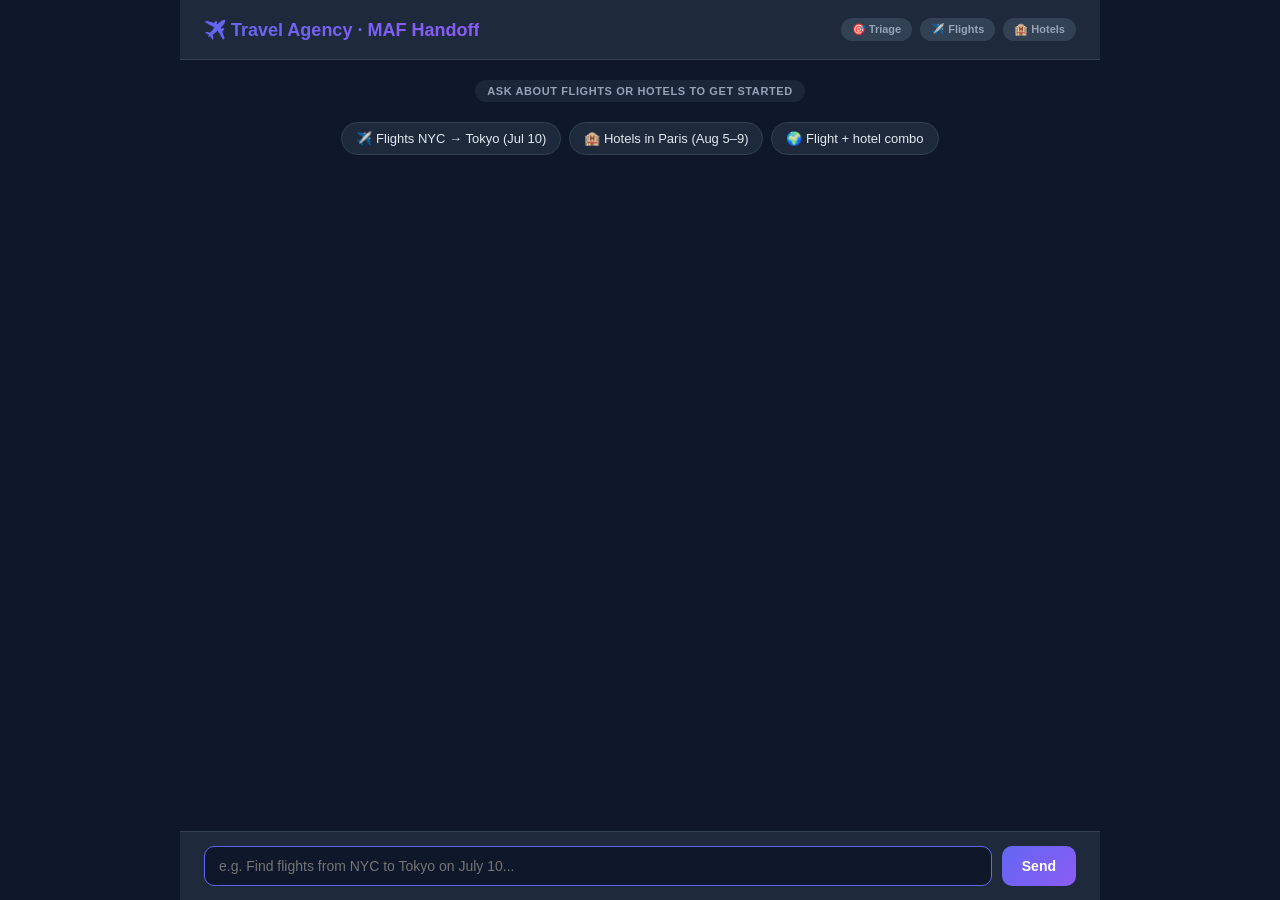
<file: chapter6/travel agency/templates/index.html>
<!DOCTYPE html>
<html lang="en">
<head>
<meta charset="UTF-8" />
<title>Travel Agency · MAF Handoff</title>
<meta name="viewport" content="width=device-width, initial-scale=1" />
<style>
  :root {
    --bg: #0f172a;
    --panel: #1e293b;
    --panel-2: #334155;
    --text: #e2e8f0;
    --muted: #94a3b8;
    --accent: #6366f1;
    --accent-2: #8b5cf6;
    --triage: #10b981;
    --flight: #3b82f6;
    --hotel: #f59e0b;
    --user: #6366f1;
    --error: #ef4444;
  }
  * { box-sizing: border-box; }
  html, body {
    margin: 0; padding: 0; height: 100%;
    font-family: -apple-system, BlinkMacSystemFont, "Segoe UI", Roboto, sans-serif;
    background: var(--bg); color: var(--text);
  }
  .app {
    display: flex; flex-direction: column;
    max-width: 920px; margin: 0 auto; height: 100vh;
  }
  header {
    padding: 18px 24px; border-bottom: 1px solid var(--panel-2);
    display: flex; align-items: center; justify-content: space-between;
    background: var(--panel);
  }
  header h1 {
    margin: 0; font-size: 18px; font-weight: 600;
    background: linear-gradient(90deg, var(--accent), var(--accent-2));
    -webkit-background-clip: text; -webkit-text-fill-color: transparent;
  }
  .agents-strip {
    display: flex; gap: 8px;
  }
  .agent-pill {
    font-size: 11px; font-weight: 600; padding: 4px 10px;
    border-radius: 999px; border: 1px solid transparent;
    background: var(--panel-2); color: var(--muted);
    transition: all 0.2s ease;
  }
  .agent-pill.active {
    background: rgba(99, 102, 241, 0.15);
    border-color: var(--accent); color: var(--text);
    box-shadow: 0 0 12px rgba(99, 102, 241, 0.4);
  }
  .agent-pill.triage.active { background: rgba(16, 185, 129, 0.15); border-color: var(--triage); }
  .agent-pill.flight.active { background: rgba(59, 130, 246, 0.15); border-color: var(--flight); }
  .agent-pill.hotel.active  { background: rgba(245, 158, 11, 0.15); border-color: var(--hotel);  }

  #chat {
    flex: 1; overflow-y: auto; padding: 20px 24px;
    display: flex; flex-direction: column; gap: 12px;
  }
  .msg {
    max-width: 78%; padding: 10px 14px; border-radius: 14px;
    line-height: 1.5; font-size: 14px; white-space: pre-wrap; word-wrap: break-word;
    animation: fadeIn 0.2s ease;
  }
  @keyframes fadeIn { from { opacity: 0; transform: translateY(4px); } to { opacity: 1; transform: none; } }
  .msg.user {
    align-self: flex-end; background: var(--user); color: white;
    border-bottom-right-radius: 4px;
  }
  .msg.agent {
    align-self: flex-start; background: var(--panel);
    border-bottom-left-radius: 4px; border-left: 3px solid var(--accent);
  }
  .msg.agent.triage { border-left-color: var(--triage); }
  .msg.agent.flight { border-left-color: var(--flight); }
  .msg.agent.hotel  { border-left-color: var(--hotel);  }
  .msg .author {
    display: block; font-size: 11px; font-weight: 600;
    margin-bottom: 4px; color: var(--muted); text-transform: uppercase;
    letter-spacing: 0.5px;
  }
  .msg.agent.triage .author { color: var(--triage); }
  .msg.agent.flight .author { color: var(--flight); }
  .msg.agent.hotel  .author { color: var(--hotel);  }

  .badge {
    align-self: center; padding: 5px 12px; border-radius: 999px;
    font-size: 11px; font-weight: 600; text-transform: uppercase;
    letter-spacing: 0.6px; background: var(--panel-2); color: var(--muted);
    display: inline-flex; align-items: center; gap: 6px;
    animation: fadeIn 0.2s ease;
  }
  .badge.handoff {
    background: rgba(139, 92, 246, 0.15); color: var(--accent-2);
    border: 1px solid var(--accent-2);
  }
  .badge.info { background: rgba(148, 163, 184, 0.1); color: var(--muted); }
  .badge.error { background: rgba(239, 68, 68, 0.15); color: var(--error); border: 1px solid var(--error); }

  .typing {
    align-self: flex-start; padding: 10px 14px;
    display: inline-flex; gap: 4px; align-items: center;
    background: var(--panel); border-radius: 14px; border-bottom-left-radius: 4px;
  }
  .typing span {
    width: 6px; height: 6px; border-radius: 50%; background: var(--muted);
    animation: bounce 1.2s infinite;
  }
  .typing span:nth-child(2) { animation-delay: 0.15s; }
  .typing span:nth-child(3) { animation-delay: 0.3s; }
  @keyframes bounce {
    0%, 60%, 100% { transform: translateY(0); opacity: 0.5; }
    30% { transform: translateY(-4px); opacity: 1; }
  }

  footer {
    padding: 14px 24px; border-top: 1px solid var(--panel-2);
    background: var(--panel); display: flex; gap: 10px;
  }
  #input {
    flex: 1; padding: 11px 14px; border-radius: 10px; border: 1px solid var(--panel-2);
    background: var(--bg); color: var(--text); font-size: 14px; font-family: inherit;
    outline: none; transition: border-color 0.2s;
  }
  #input:focus { border-color: var(--accent); }
  #send {
    padding: 0 20px; border-radius: 10px; border: none; cursor: pointer;
    background: linear-gradient(135deg, var(--accent), var(--accent-2));
    color: white; font-weight: 600; font-size: 14px;
    transition: transform 0.1s, opacity 0.2s;
  }
  #send:hover:not(:disabled) { transform: translateY(-1px); }
  #send:disabled { opacity: 0.5; cursor: not-allowed; }

  /* Starter prompts */
  .starters {
    display: flex; flex-wrap: wrap; gap: 8px;
    align-self: center; max-width: 100%; margin-top: 8px;
  }
  .starter {
    padding: 8px 14px; border-radius: 999px; cursor: pointer;
    background: var(--panel); color: var(--text);
    border: 1px solid var(--panel-2); font-size: 13px;
    transition: all 0.15s ease; font-family: inherit;
  }
  .starter:hover {
    border-color: var(--accent); transform: translateY(-1px);
    box-shadow: 0 4px 12px rgba(99, 102, 241, 0.2);
  }
  .starter:disabled { opacity: 0.4; cursor: not-allowed; transform: none; box-shadow: none; }

  /* Scrollbar */
  #chat::-webkit-scrollbar { width: 6px; }
  #chat::-webkit-scrollbar-thumb { background: var(--panel-2); border-radius: 3px; }
</style>
</head>
<body>
<div class="app">
  <header>
    <h1>✈️ Travel Agency · MAF Handoff</h1>
    <div class="agents-strip">
      <span class="agent-pill triage" data-agent="triage_agent">🎯 Triage</span>
      <span class="agent-pill flight" data-agent="flight_agent">✈️ Flights</span>
      <span class="agent-pill hotel"  data-agent="hotel_agent">🏨 Hotels</span>
    </div>
  </header>

  <div id="chat">
    <div class="badge info">Ask about flights or hotels to get started</div>
    <div class="starters" id="starters">
      <button class="starter" data-prompt="Find flights from NYC to Tokyo on July 10">✈️ Flights NYC → Tokyo (Jul 10)</button>
      <button class="starter" data-prompt="Find me a hotel in Paris from August 5 to August 9">🏨 Hotels in Paris (Aug 5–9)</button>
      <button class="starter" data-prompt="I need a flight from London to Rome next Friday and a hotel for 3 nights">🌍 Flight + hotel combo</button>
    </div>
  </div>

  <footer>
    <input id="input" type="text" placeholder="e.g. Find flights from NYC to Tokyo on July 10..." autocomplete="off" />
    <button id="send">Send</button>
  </footer>
</div>

<script>
const chat     = document.getElementById('chat');
const input    = document.getElementById('input');
const send     = document.getElementById('send');
const pills    = document.querySelectorAll('.agent-pill');
const starters = document.getElementById('starters');

let sessionId  = null;
let busy       = false;
let activeMsg  = null;     // currently-streaming agent message bubble
let activeAuth = null;     // its author
let typingEl   = null;

const AGENT_LABELS = {
  triage_agent: '🎯 Triage Concierge',
  flight_agent: '✈️ Flight Specialist',
  hotel_agent:  '🏨 Hotel Specialist',
};
const AGENT_KIND = { triage_agent: 'triage', flight_agent: 'flight', hotel_agent: 'hotel' };

function scrollDown() { chat.scrollTop = chat.scrollHeight; }

function setActiveAgent(agent) {
  pills.forEach(p => p.classList.toggle('active', p.dataset.agent === agent));
}

function showTyping() {
  if (typingEl) return;
  typingEl = document.createElement('div');
  typingEl.className = 'typing';
  typingEl.innerHTML = '<span></span><span></span><span></span>';
  chat.appendChild(typingEl);
  scrollDown();
}
function hideTyping() {
  if (typingEl) { typingEl.remove(); typingEl = null; }
}

function addUser(text) {
  const el = document.createElement('div');
  el.className = 'msg user';
  el.textContent = text;
  chat.appendChild(el);
  scrollDown();
}

function addBadge(text, kind = 'info') {
  const el = document.createElement('div');
  el.className = `badge ${kind}`;
  el.textContent = text;
  chat.appendChild(el);
  scrollDown();
}

function addHandoff(from, to) {
  const fromLabel = AGENT_LABELS[from] || from;
  const toLabel   = AGENT_LABELS[to]   || to;
  addBadge(`↪ Handoff: ${fromLabel} → ${toLabel}`, 'handoff');
}

function appendAgentToken(agent, text) {
  if (!activeMsg || activeAuth !== agent) {
    activeMsg  = document.createElement('div');
    activeAuth = agent;
    const kind = AGENT_KIND[agent] || '';
    activeMsg.className = `msg agent ${kind}`;
    const author = document.createElement('span');
    author.className = 'author';
    author.textContent = AGENT_LABELS[agent] || agent;
    activeMsg.appendChild(author);
    activeMsg.appendChild(document.createTextNode(''));
    chat.appendChild(activeMsg);
  }
  // Append to the text node (last child)
  activeMsg.lastChild.nodeValue += text;
  scrollDown();
}

function resetActive() { activeMsg = null; activeAuth = null; }

async function sendMessage() {
  const text = input.value.trim();
  if (!text || busy) return;
  busy = true;
  send.disabled = true;
  input.disabled = true;

  addUser(text);
  input.value = '';
  showTyping();
  resetActive();

  try {
    const res = await fetch('/api/chat', {
      method: 'POST',
      headers: { 'Content-Type': 'application/json' },
      body: JSON.stringify({ message: text, session_id: sessionId }),
    });
    if (!res.ok) throw new Error(`HTTP ${res.status}`);

    const reader = res.body.getReader();
    const decoder = new TextDecoder();
    let buffer = '';

    while (true) {
      const { value, done } = await reader.read();
      if (done) break;
      buffer += decoder.decode(value, { stream: true });

      let idx;
      while ((idx = buffer.indexOf('\n\n')) !== -1) {
        const chunk = buffer.slice(0, idx);
        buffer = buffer.slice(idx + 2);
        const line = chunk.split('\n').find(l => l.startsWith('data: '));
        if (!line) continue;
        try {
          const ev = JSON.parse(line.slice(6));
          handleEvent(ev);
        } catch (e) {
          console.error('Parse error', e, line);
        }
      }
    }
  } catch (err) {
    hideTyping();
    addBadge(`Error: ${err.message}`, 'error');
  } finally {
    hideTyping();
    busy = false;
    send.disabled = false;
    input.disabled = false;
    input.focus();
  }
}

function handleEvent(ev) {
  switch (ev.type) {
    case 'session':
      sessionId = ev.session_id;
      break;
    case 'info':
      hideTyping();
      addBadge(ev.text, 'info');
      showTyping();
      break;
    case 'agent_active':
      hideTyping();
      setActiveAgent(ev.agent);
      showTyping();
      break;
    case 'handoff':
      hideTyping();
      resetActive();
      addHandoff(ev.from_agent, ev.to_agent);
      setActiveAgent(ev.to_agent);
      showTyping();
      break;
    case 'agent_message':
      hideTyping();
      setActiveAgent(ev.agent);
      appendAgentToken(ev.agent, ev.text);
      break;
    case 'waiting_for_input':
      hideTyping();
      resetActive();
      setActiveAgent(ev.agent);
      break;
    case 'workflow_complete':
      hideTyping();
      resetActive();
      break;
    case 'error':
      hideTyping();
      resetActive();
      addBadge(`Error: ${ev.text}`, 'error');
      break;
  }
}

send.addEventListener('click', sendMessage);
input.addEventListener('keydown', e => {
  if (e.key === 'Enter' && !e.shiftKey) {
    e.preventDefault();
    sendMessage();
  }
});
starters.querySelectorAll('.starter').forEach(btn => {
  btn.addEventListener('click', () => {
    if (busy) return;
    input.value = btn.dataset.prompt;
    starters.remove();   // hide starters after first use
    sendMessage();
  });
});
input.focus();
</script>
</body>
</html>
</file>
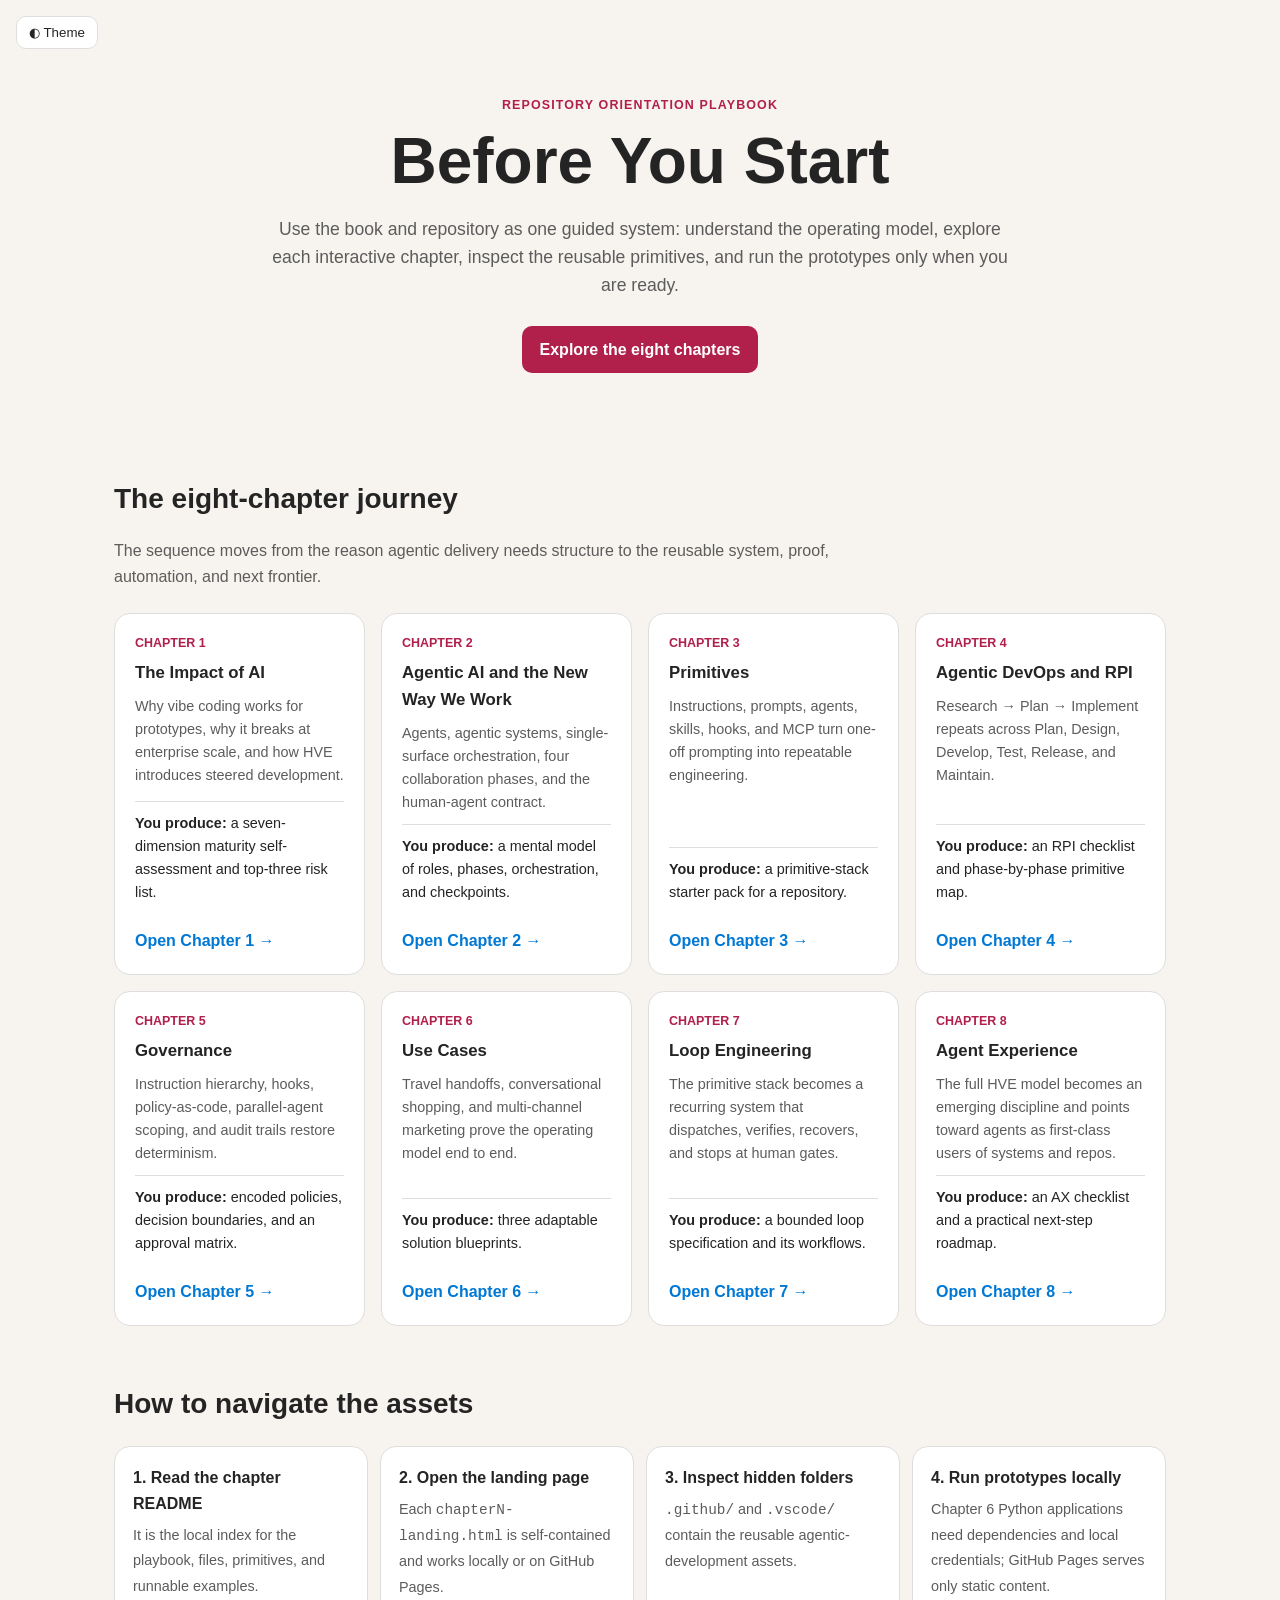
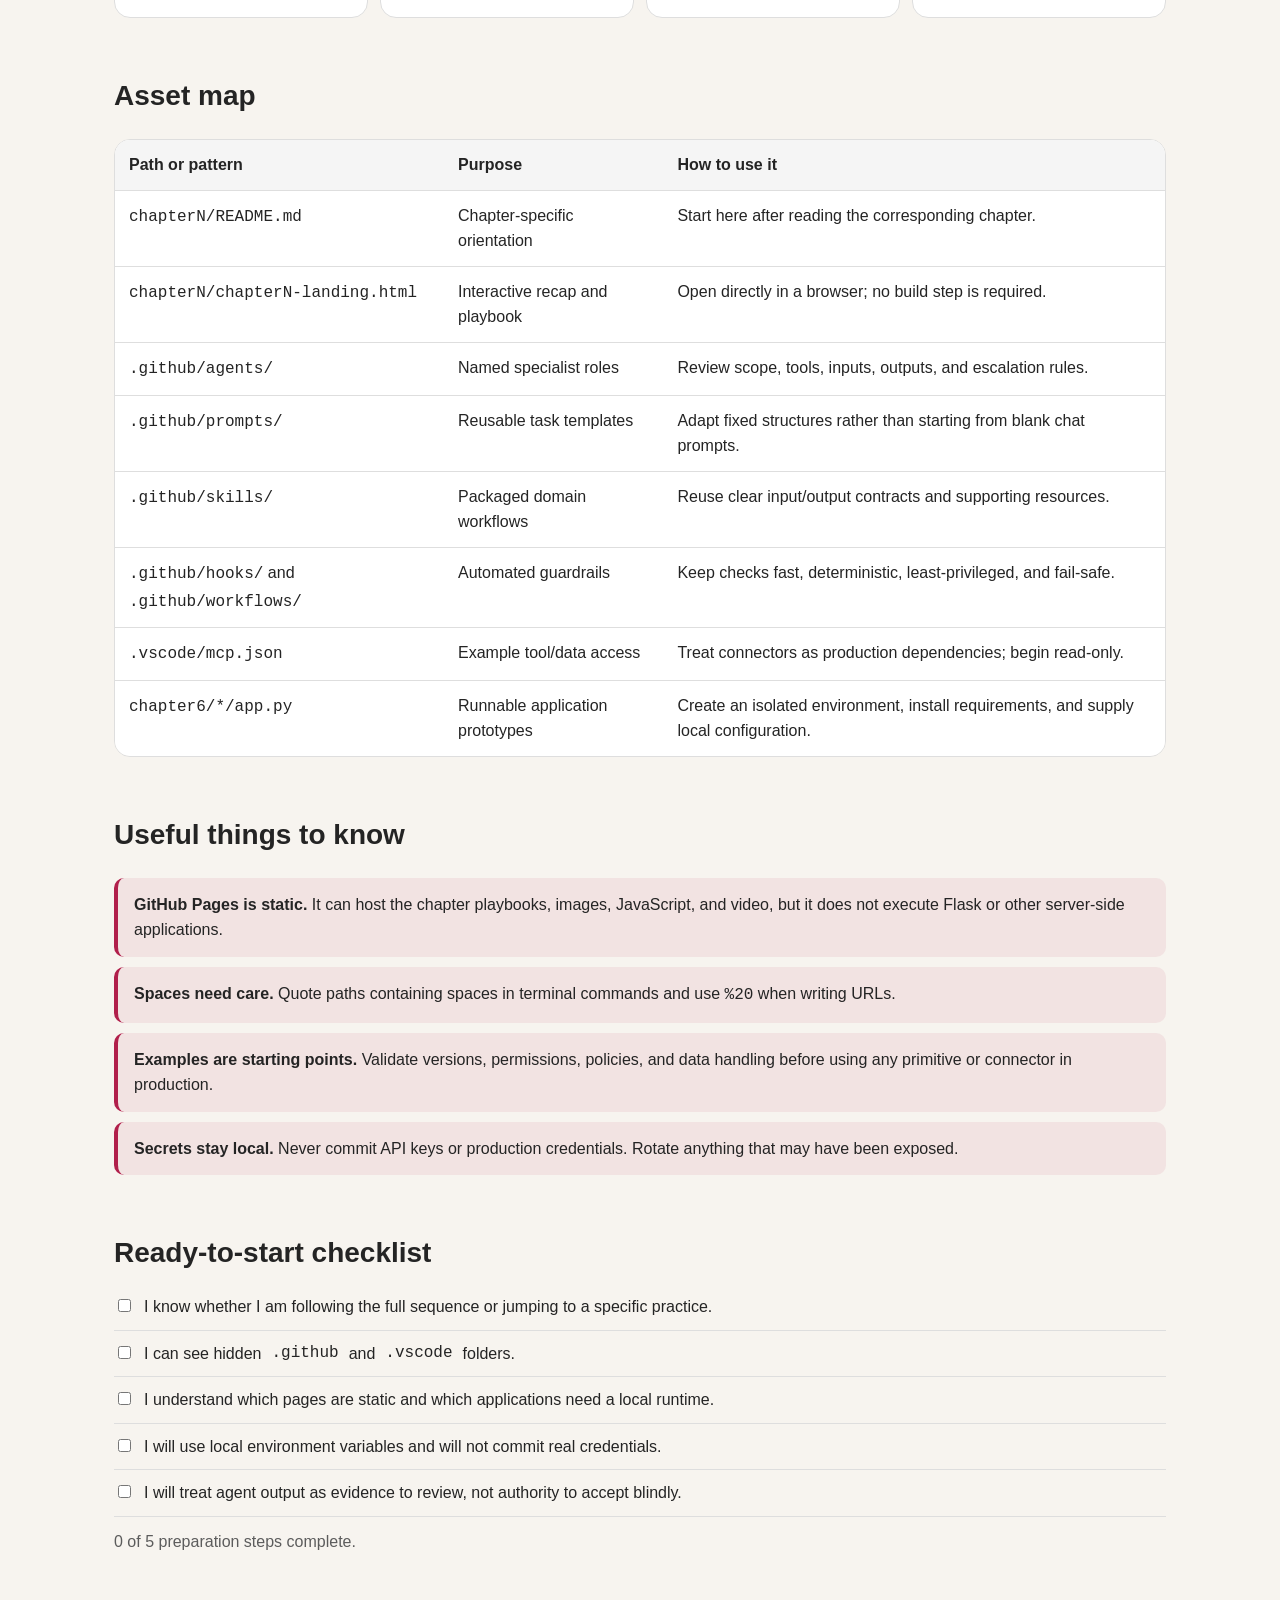
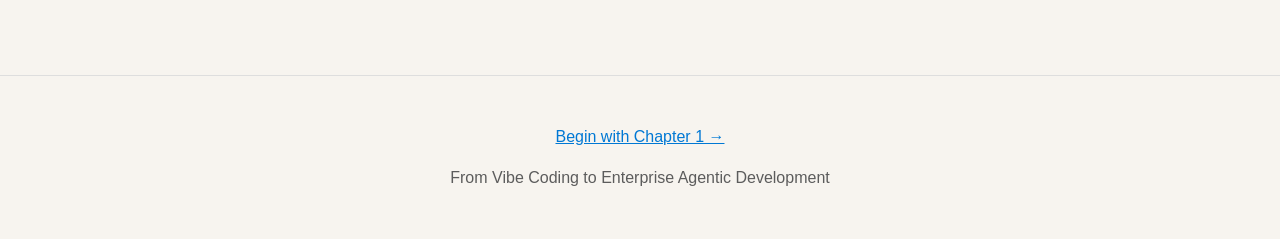
<file: before you start/before-you-start.html>
<!DOCTYPE html>
<html lang="en">
<head>
<meta charset="UTF-8">
<meta name="viewport" content="width=device-width, initial-scale=1.0">
<title>Before You Start — Repository Playbook</title>
<script>
  (() => {
    const param = new URLSearchParams(window.location.search).get("scoutTheme");
    const theme =
      param || (window.matchMedia("(prefers-color-scheme: dark)").matches ? "dark" : "light");
    document.documentElement.setAttribute("data-theme", theme);
  })();
</script>
<style>
:root {
  color-scheme: light;
  --cp-bg: #f7f4ef;
  --cp-bg-elevated: #fcfbf8;
  --cp-surface: #ffffff;
  --cp-surface-soft: #f5f5f5;
  --cp-border: #dedede;
  --cp-border-strong: #919191;
  --cp-text: #242424;
  --cp-text-muted: #5c5c5c;
  --cp-text-soft: #6f6f6f;
  --cp-accent: #b11f4b;
  --cp-accent-hover: #9a1a41;
  --cp-accent-soft: rgba(177, 31, 75, 0.08);
  --cp-accent-fg: #ffffff;
  --cp-success: #16a34a;
  --cp-danger: #dc2626;
  --cp-warning: #f59e0b;
  --cp-link: #0078d4;
  --cp-shadow: 0 18px 48px rgba(0, 0, 0, 0.12);
  --cp-overlay: rgba(255, 255, 255, 0.8);
  --cp-panel: rgba(255, 255, 255, 0.86);
  --cp-panel-strong: rgba(255, 255, 255, 0.96);
  --cp-sheen: rgba(255, 255, 255, 0.55);
  --cp-highlight: rgba(177, 31, 75, 0.12);
}
html[data-theme="dark"] {
  color-scheme: dark;
  --cp-bg: #3d3b3a;
  --cp-bg-elevated: #343231;
  --cp-surface: #292929;
  --cp-surface-soft: #2e2e2e;
  --cp-border: #474747;
  --cp-border-strong: #5f5f5f;
  --cp-text: #dedede;
  --cp-text-muted: #919191;
  --cp-text-soft: #b0b0b0;
  --cp-accent: #fd8ea1;
  --cp-accent-hover: #fb7b91;
  --cp-accent-soft: rgba(253, 142, 161, 0.14);
  --cp-accent-fg: #1a1a1a;
  --cp-success: #4ade80;
  --cp-danger: #f87171;
  --cp-warning: #fbbf24;
  --cp-link: #4da6ff;
  --cp-shadow: 0 18px 48px rgba(0, 0, 0, 0.32);
  --cp-overlay: rgba(41, 41, 41, 0.88);
  --cp-panel: rgba(41, 41, 41, 0.72);
  --cp-panel-strong: rgba(41, 41, 41, 0.96);
  --cp-sheen: rgba(255, 255, 255, 0.04);
  --cp-highlight: rgba(253, 142, 161, 0.12);
}
* { box-sizing: border-box; }
html { scroll-behavior: smooth; }
body {
  margin: 0; background: var(--cp-bg); color: var(--cp-text); line-height: 1.6;
  font-family: "Segoe UI", Aptos, Calibri, -apple-system, BlinkMacSystemFont, sans-serif;
}
code { font-family: Consolas, "Courier New", Courier, monospace; }
a { color: var(--cp-link); }
.progress { position: fixed; inset: 0 auto auto 0; height: 4px; width: 0; background: var(--cp-accent); z-index: 10; }
.theme {
  position: fixed; top: 16px; left: 16px; z-index: 11; cursor: pointer; padding: 8px 12px;
  border-radius: 0.625rem; border: 1px solid var(--cp-border); background: var(--cp-surface); color: var(--cp-text);
}
.hero { max-width: 920px; margin: auto; text-align: center; padding: 96px 24px 48px; }
.eyebrow { color: var(--cp-accent); text-transform: uppercase; letter-spacing: .09em; font-size: .78rem; font-weight: 700; }
h1 { font-size: clamp(2.2rem, 7vw, 4rem); line-height: 1.05; margin: 12px 0 20px; }
.subtitle { color: var(--cp-text-muted); max-width: 740px; margin: auto; font-size: 1.1rem; }
.start { display: inline-block; margin-top: 26px; padding: 11px 18px; border-radius: 0.625rem; text-decoration: none; font-weight: 700; background: var(--cp-accent); color: var(--cp-accent-fg); }
main { max-width: 1100px; margin: auto; padding: 0 24px 64px; }
section { margin: 56px 0; }
h2 { font-size: 1.75rem; margin-bottom: 8px; }
.lead { color: var(--cp-text-muted); max-width: 780px; }
.chapters { display: grid; grid-template-columns: repeat(auto-fit, minmax(250px, 1fr)); gap: 16px; margin-top: 24px; }
.chapter-card { background: var(--cp-surface); border: 1px solid var(--cp-border); border-radius: 16px; padding: 20px; display: flex; flex-direction: column; }
.chapter-card:hover { border-color: var(--cp-accent); }
.number { color: var(--cp-accent); font-weight: 700; text-transform: uppercase; font-size: .78rem; }
.chapter-card h3 { margin: 6px 0 8px; font-size: 1.05rem; }
.chapter-card p { color: var(--cp-text-muted); margin: 0 0 10px; font-size: .9rem; }
.chapter-card .produce { border-top: 1px solid var(--cp-border); padding-top: 10px; margin-top: auto; color: var(--cp-text); }
.chapter-card a { margin-top: 14px; font-weight: 700; text-decoration: none; }
.path { display: grid; grid-template-columns: repeat(auto-fit, minmax(210px, 1fr)); gap: 12px; margin-top: 20px; }
.path-step { background: var(--cp-surface); border: 1px solid var(--cp-border); border-radius: 16px; padding: 18px; }
.path-step strong { display: block; margin-bottom: 5px; }
.path-step span { color: var(--cp-text-muted); font-size: .9rem; }
.table-wrap { overflow-x: auto; border: 1px solid var(--cp-border); border-radius: 16px; margin-top: 20px; }
table { width: 100%; border-collapse: collapse; background: var(--cp-surface); }
th, td { text-align: left; padding: 12px 14px; border-bottom: 1px solid var(--cp-border); vertical-align: top; }
th { background: var(--cp-surface-soft); }
tr:last-child td { border-bottom: 0; }
.notes { display: grid; gap: 10px; margin-top: 20px; }
.note { background: var(--cp-accent-soft); border-left: 4px solid var(--cp-accent); border-radius: 0.625rem; padding: 14px 16px; }
.checklist label { display: flex; gap: 10px; align-items: start; padding: 10px 0; border-bottom: 1px solid var(--cp-border); }
.checklist input { margin-top: 5px; accent-color: var(--cp-accent); }
.status { color: var(--cp-text-muted); margin-top: 12px; }
footer { text-align: center; padding: 32px 24px; border-top: 1px solid var(--cp-border); color: var(--cp-text-muted); }
@media (max-width: 560px) { .theme { position: absolute; } .hero { padding-top: 80px; } }
</style>
</head>
<body>
<div class="progress" id="progress"></div>
<button class="theme" id="theme" aria-label="Toggle theme">◐ Theme</button>
<header class="hero">
  <div class="eyebrow">Repository Orientation Playbook</div>
  <h1>Before You Start</h1>
  <p class="subtitle">Use the book and repository as one guided system: understand the operating model, explore each interactive chapter, inspect the reusable primitives, and run the prototypes only when you are ready.</p>
  <a class="start" href="#journey">Explore the eight chapters</a>
</header>
<main>
  <section id="journey">
    <h2>The eight-chapter journey</h2>
    <p class="lead">The sequence moves from the reason agentic delivery needs structure to the reusable system, proof, automation, and next frontier.</p>
    <div class="chapters">
      <article class="chapter-card"><span class="number">Chapter 1</span><h3>The Impact of AI</h3><p>Why vibe coding works for prototypes, why it breaks at enterprise scale, and how HVE introduces steered development.</p><p class="produce"><strong>You produce:</strong> a seven-dimension maturity self-assessment and top-three risk list.</p><a href="../chapter1/chapter1-landing.html">Open Chapter 1 →</a></article>
      <article class="chapter-card"><span class="number">Chapter 2</span><h3>Agentic AI and the New Way We Work</h3><p>Agents, agentic systems, single-surface orchestration, four collaboration phases, and the human-agent contract.</p><p class="produce"><strong>You produce:</strong> a mental model of roles, phases, orchestration, and checkpoints.</p><a href="../chapter2/chapter2-landing.html">Open Chapter 2 →</a></article>
      <article class="chapter-card"><span class="number">Chapter 3</span><h3>Primitives</h3><p>Instructions, prompts, agents, skills, hooks, and MCP turn one-off prompting into repeatable engineering.</p><p class="produce"><strong>You produce:</strong> a primitive-stack starter pack for a repository.</p><a href="../chapter3/chapter3-landing.html">Open Chapter 3 →</a></article>
      <article class="chapter-card"><span class="number">Chapter 4</span><h3>Agentic DevOps and RPI</h3><p>Research → Plan → Implement repeats across Plan, Design, Develop, Test, Release, and Maintain.</p><p class="produce"><strong>You produce:</strong> an RPI checklist and phase-by-phase primitive map.</p><a href="../chapter4/chapter4-landing.html">Open Chapter 4 →</a></article>
      <article class="chapter-card"><span class="number">Chapter 5</span><h3>Governance</h3><p>Instruction hierarchy, hooks, policy-as-code, parallel-agent scoping, and audit trails restore determinism.</p><p class="produce"><strong>You produce:</strong> encoded policies, decision boundaries, and an approval matrix.</p><a href="../chapter5/chapter5-landing.html">Open Chapter 5 →</a></article>
      <article class="chapter-card"><span class="number">Chapter 6</span><h3>Use Cases</h3><p>Travel handoffs, conversational shopping, and multi-channel marketing prove the operating model end to end.</p><p class="produce"><strong>You produce:</strong> three adaptable solution blueprints.</p><a href="../chapter6/chapter6-landing.html">Open Chapter 6 →</a></article>
      <article class="chapter-card"><span class="number">Chapter 7</span><h3>Loop Engineering</h3><p>The primitive stack becomes a recurring system that dispatches, verifies, recovers, and stops at human gates.</p><p class="produce"><strong>You produce:</strong> a bounded loop specification and its workflows.</p><a href="../chapter7/chapter7-landing.html">Open Chapter 7 →</a></article>
      <article class="chapter-card"><span class="number">Chapter 8</span><h3>Agent Experience</h3><p>The full HVE model becomes an emerging discipline and points toward agents as first-class users of systems and repos.</p><p class="produce"><strong>You produce:</strong> an AX checklist and a practical next-step roadmap.</p><a href="../chapter8/chapter8-landing.html">Open Chapter 8 →</a></article>
    </div>
  </section>

  <section>
    <h2>How to navigate the assets</h2>
    <div class="path">
      <div class="path-step"><strong>1. Read the chapter README</strong><span>It is the local index for the playbook, files, primitives, and runnable examples.</span></div>
      <div class="path-step"><strong>2. Open the landing page</strong><span>Each <code>chapterN-landing.html</code> is self-contained and works locally or on GitHub Pages.</span></div>
      <div class="path-step"><strong>3. Inspect hidden folders</strong><span><code>.github/</code> and <code>.vscode/</code> contain the reusable agentic-development assets.</span></div>
      <div class="path-step"><strong>4. Run prototypes locally</strong><span>Chapter 6 Python applications need dependencies and local credentials; GitHub Pages serves only static content.</span></div>
    </div>
  </section>

  <section>
    <h2>Asset map</h2>
    <div class="table-wrap">
      <table>
        <thead><tr><th>Path or pattern</th><th>Purpose</th><th>How to use it</th></tr></thead>
        <tbody>
          <tr><td><code>chapterN/README.md</code></td><td>Chapter-specific orientation</td><td>Start here after reading the corresponding chapter.</td></tr>
          <tr><td><code>chapterN/chapterN-landing.html</code></td><td>Interactive recap and playbook</td><td>Open directly in a browser; no build step is required.</td></tr>
          <tr><td><code>.github/agents/</code></td><td>Named specialist roles</td><td>Review scope, tools, inputs, outputs, and escalation rules.</td></tr>
          <tr><td><code>.github/prompts/</code></td><td>Reusable task templates</td><td>Adapt fixed structures rather than starting from blank chat prompts.</td></tr>
          <tr><td><code>.github/skills/</code></td><td>Packaged domain workflows</td><td>Reuse clear input/output contracts and supporting resources.</td></tr>
          <tr><td><code>.github/hooks/</code> and <code>.github/workflows/</code></td><td>Automated guardrails</td><td>Keep checks fast, deterministic, least-privileged, and fail-safe.</td></tr>
          <tr><td><code>.vscode/mcp.json</code></td><td>Example tool/data access</td><td>Treat connectors as production dependencies; begin read-only.</td></tr>
          <tr><td><code>chapter6/*/app.py</code></td><td>Runnable application prototypes</td><td>Create an isolated environment, install requirements, and supply local configuration.</td></tr>
        </tbody>
      </table>
    </div>
  </section>

  <section>
    <h2>Useful things to know</h2>
    <div class="notes">
      <div class="note"><strong>GitHub Pages is static.</strong> It can host the chapter playbooks, images, JavaScript, and video, but it does not execute Flask or other server-side applications.</div>
      <div class="note"><strong>Spaces need care.</strong> Quote paths containing spaces in terminal commands and use <code>%20</code> when writing URLs.</div>
      <div class="note"><strong>Examples are starting points.</strong> Validate versions, permissions, policies, and data handling before using any primitive or connector in production.</div>
      <div class="note"><strong>Secrets stay local.</strong> Never commit API keys or production credentials. Rotate anything that may have been exposed.</div>
    </div>
  </section>

  <section>
    <h2>Ready-to-start checklist</h2>
    <div class="checklist" id="checklist">
      <label><input type="checkbox"> I know whether I am following the full sequence or jumping to a specific practice.</label>
      <label><input type="checkbox"> I can see hidden <code>.github</code> and <code>.vscode</code> folders.</label>
      <label><input type="checkbox"> I understand which pages are static and which applications need a local runtime.</label>
      <label><input type="checkbox"> I will use local environment variables and will not commit real credentials.</label>
      <label><input type="checkbox"> I will treat agent output as evidence to review, not authority to accept blindly.</label>
    </div>
    <p class="status" id="status">0 of 5 preparation steps complete.</p>
  </section>
</main>
<footer>
  <p><a href="../chapter1/chapter1-landing.html">Begin with Chapter 1 →</a></p>
  <p>From Vibe Coding to Enterprise Agentic Development</p>
</footer>
<script>
document.getElementById("theme").addEventListener("click", () => {
  const next = document.documentElement.getAttribute("data-theme") === "dark" ? "light" : "dark";
  document.documentElement.setAttribute("data-theme", next);
});
window.addEventListener("scroll", () => {
  const max = document.documentElement.scrollHeight - window.innerHeight;
  document.getElementById("progress").style.width = `${max ? (window.scrollY / max) * 100 : 0}%`;
});
const checks = [...document.querySelectorAll("#checklist input")];
const status = document.getElementById("status");
checks.forEach((check, index) => {
  check.checked = localStorage.getItem(`before-start-${index}`) === "true";
  check.addEventListener("change", () => {
    localStorage.setItem(`before-start-${index}`, check.checked);
    updateStatus();
  });
});
function updateStatus() {
  const complete = checks.filter(check => check.checked).length;
  status.textContent = complete === checks.length
    ? "Ready. Start with Chapter 1 or jump to the chapter that matches your goal."
    : `${complete} of ${checks.length} preparation steps complete.`;
}
updateStatus();
</script>
</body>
</html>
</file>
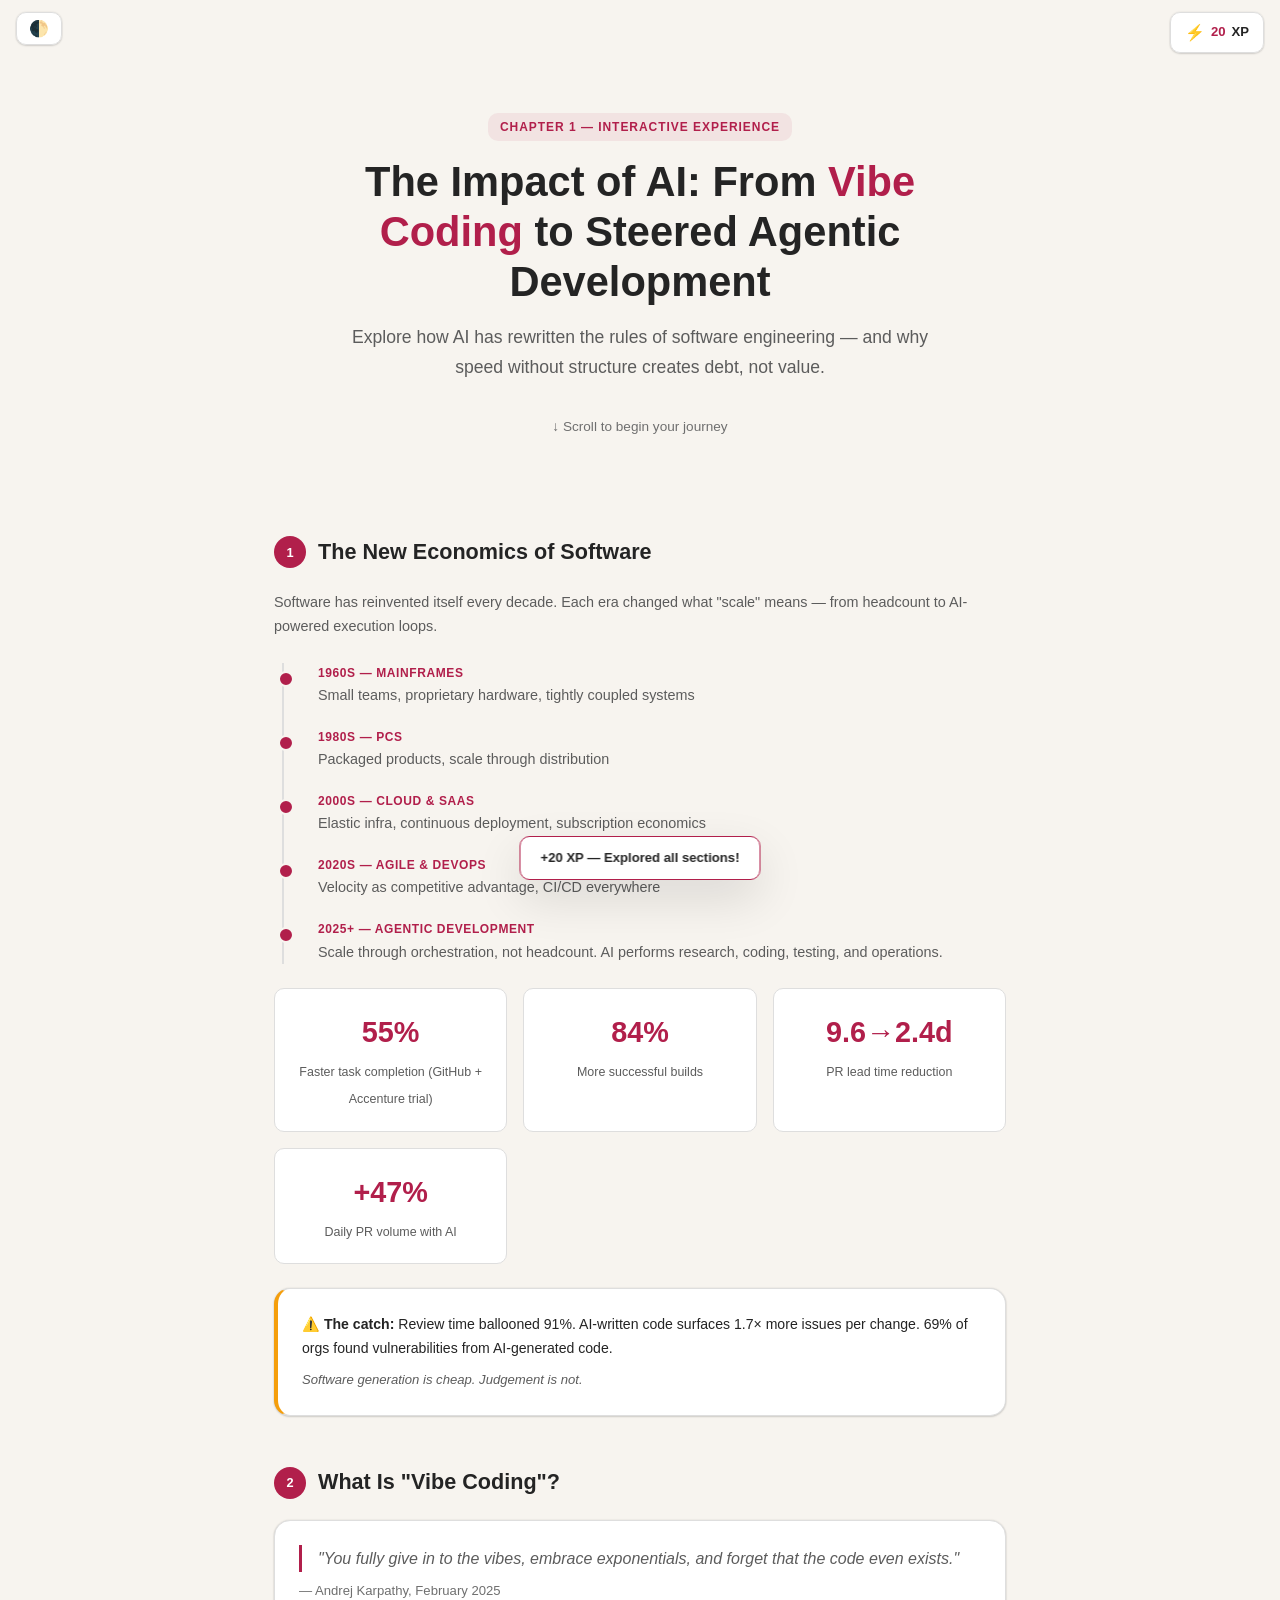
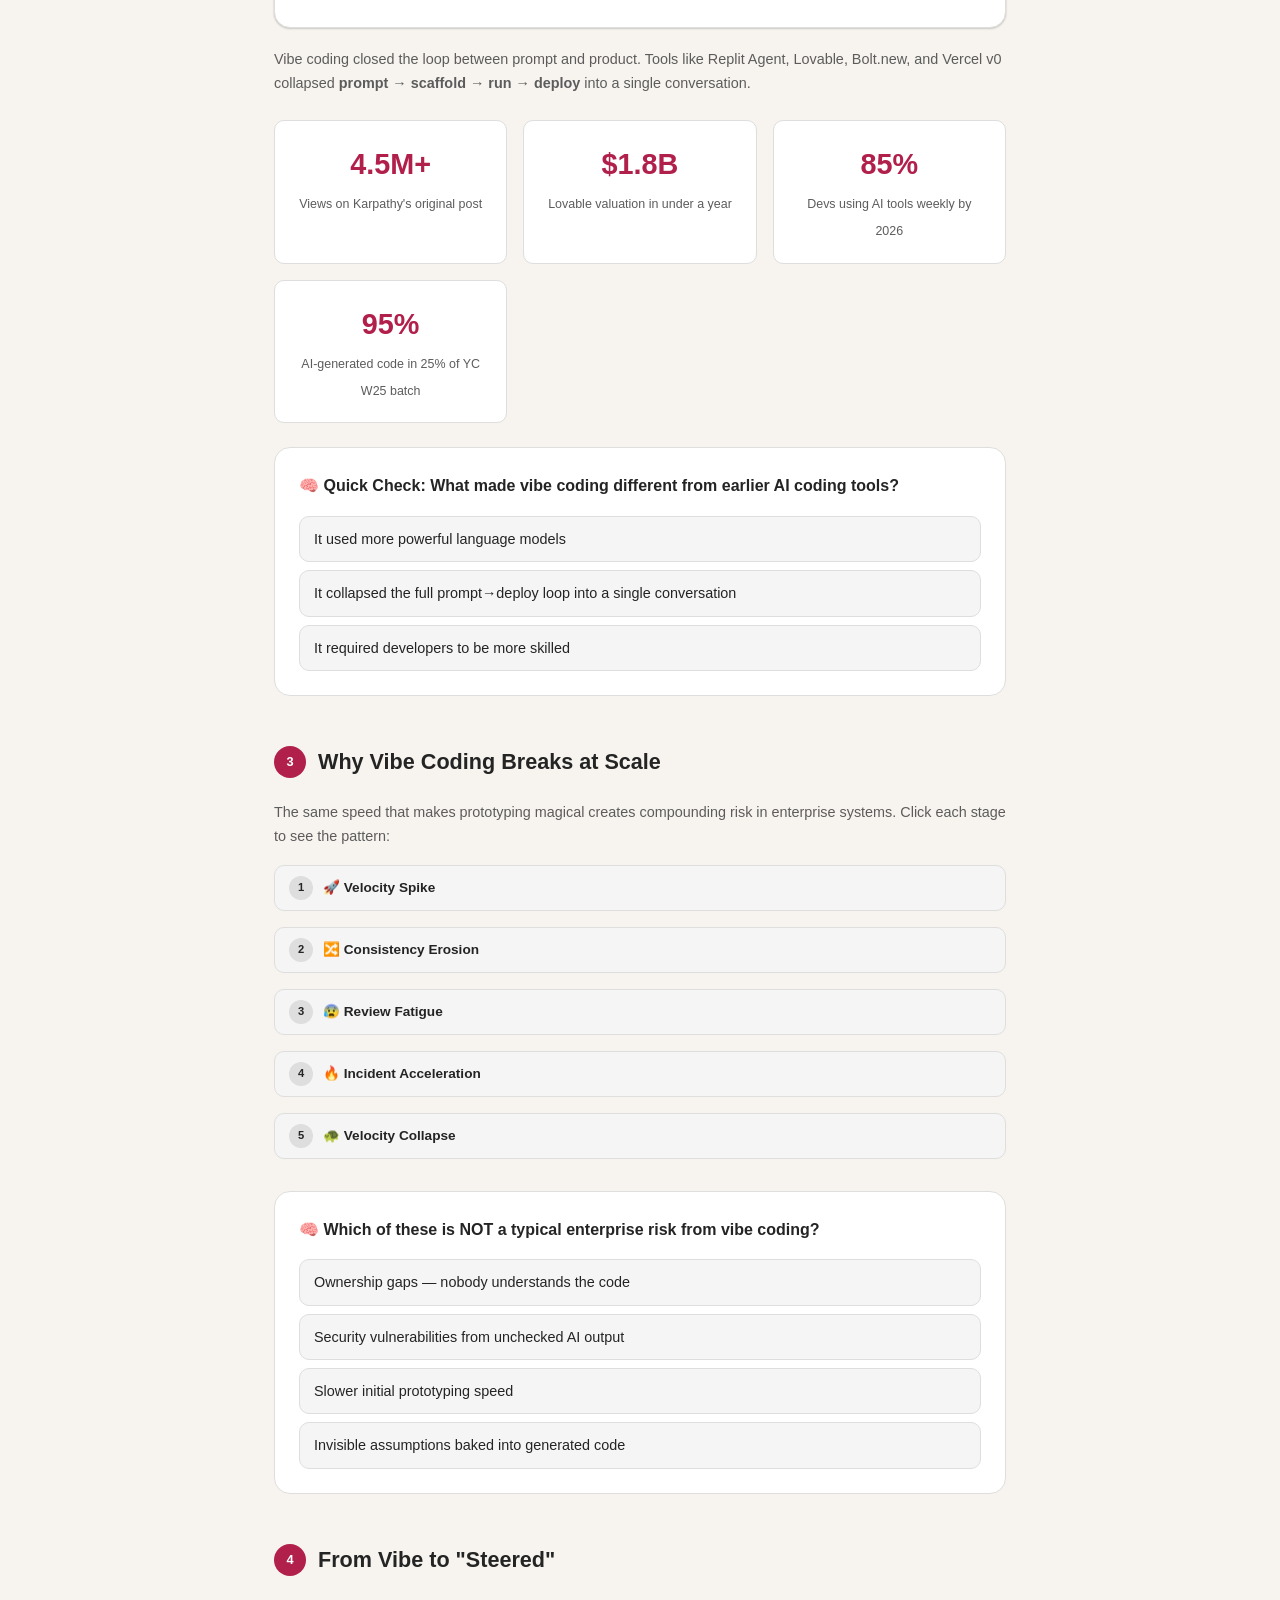
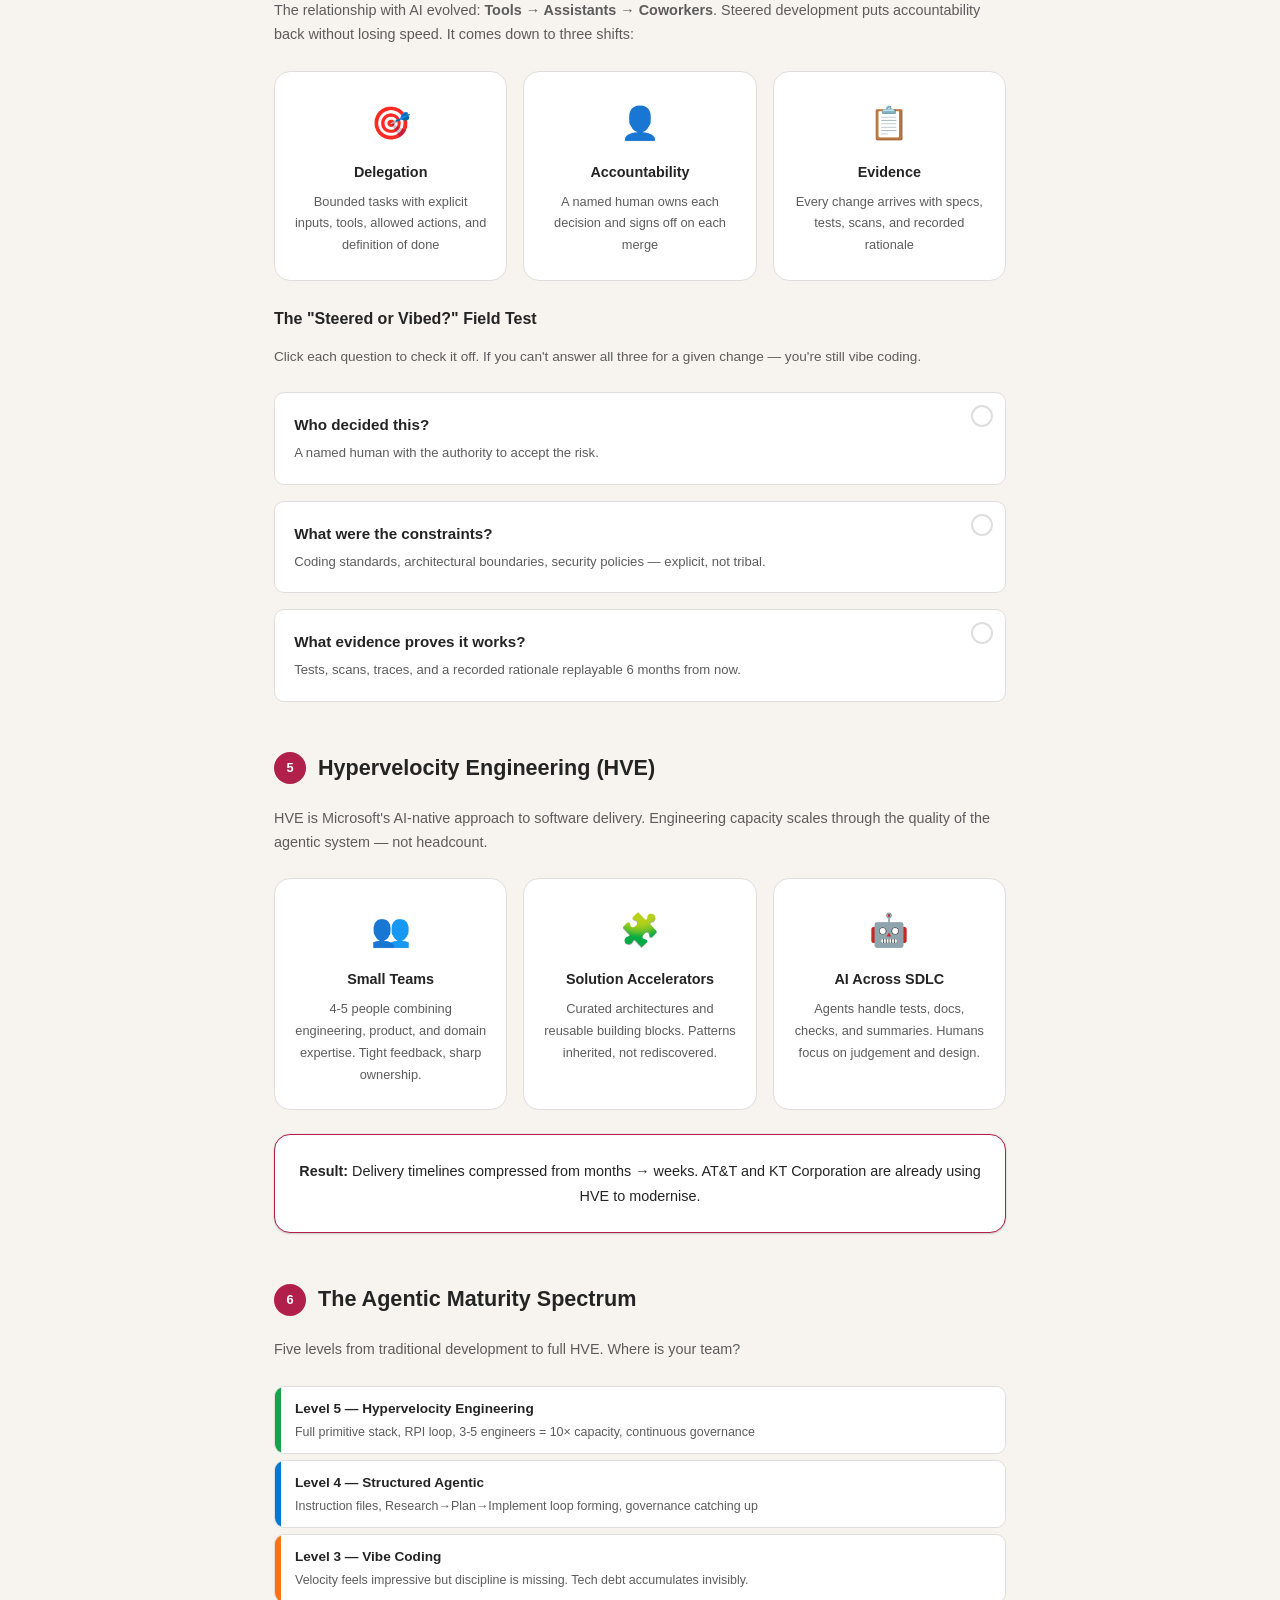
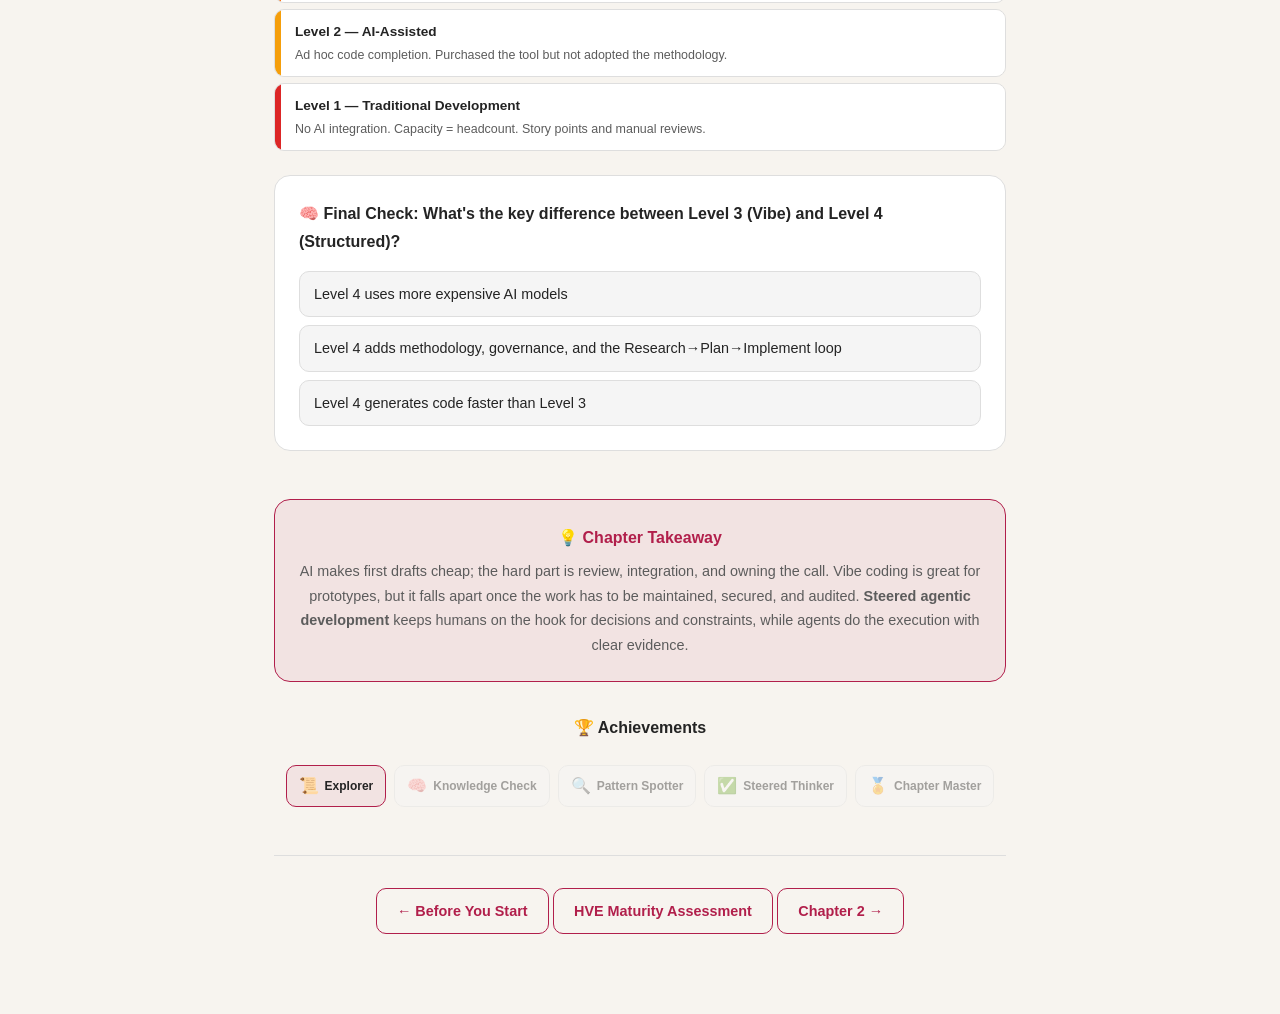
<file: chapter1/chapter1-landing.html>
<!DOCTYPE html>
<html lang="en">
<head>
    <meta charset="UTF-8">
    <meta name="viewport" content="width=device-width, initial-scale=1.0">
    <title>Chapter 1 — The Impact of AI: From Vibe Coding to Steered Agentic Development</title>
    <script>
      (() => {
        const param = new URLSearchParams(window.location.search).get("scoutTheme");
        const theme =
          param || (window.matchMedia("(prefers-color-scheme: dark)").matches ? "dark" : "light");
        document.documentElement.setAttribute("data-theme", theme);
      })();
    </script>
    <style>
:root {
  color-scheme: light;
  --cp-bg: #f7f4ef;
  --cp-bg-elevated: #fcfbf8;
  --cp-surface: #ffffff;
  --cp-surface-soft: #f5f5f5;
  --cp-border: #dedede;
  --cp-border-strong: #919191;
  --cp-text: #242424;
  --cp-text-muted: #5c5c5c;
  --cp-text-soft: #6f6f6f;
  --cp-accent: #b11f4b;
  --cp-accent-hover: #9a1a41;
  --cp-accent-soft: rgba(177, 31, 75, 0.08);
  --cp-accent-fg: #ffffff;
  --cp-success: #16a34a;
  --cp-danger: #dc2626;
  --cp-warning: #f59e0b;
  --cp-link: #0078d4;
  --cp-shadow: 0 18px 48px rgba(0, 0, 0, 0.12);
  --cp-overlay: rgba(255, 255, 255, 0.8);
  --cp-panel: rgba(255, 255, 255, 0.86);
  --cp-panel-strong: rgba(255, 255, 255, 0.96);
  --cp-sheen: rgba(255, 255, 255, 0.55);
  --cp-highlight: rgba(177, 31, 75, 0.12);
}
html[data-theme="dark"] {
  color-scheme: dark;
  --cp-bg: #3d3b3a;
  --cp-bg-elevated: #343231;
  --cp-surface: #292929;
  --cp-surface-soft: #2e2e2e;
  --cp-border: #474747;
  --cp-border-strong: #5f5f5f;
  --cp-text: #dedede;
  --cp-text-muted: #919191;
  --cp-text-soft: #b0b0b0;
  --cp-accent: #fd8ea1;
  --cp-accent-hover: #fb7b91;
  --cp-accent-soft: rgba(253, 142, 161, 0.14);
  --cp-accent-fg: #1a1a1a;
  --cp-success: #4ade80;
  --cp-danger: #f87171;
  --cp-warning: #fbbf24;
  --cp-link: #4da6ff;
  --cp-shadow: 0 18px 48px rgba(0, 0, 0, 0.32);
  --cp-overlay: rgba(41, 41, 41, 0.88);
  --cp-panel: rgba(41, 41, 41, 0.72);
  --cp-panel-strong: rgba(41, 41, 41, 0.96);
  --cp-sheen: rgba(255, 255, 255, 0.04);
  --cp-highlight: rgba(253, 142, 161, 0.12);
}

* { margin: 0; padding: 0; box-sizing: border-box; }

body {
    font-family: "Segoe UI", Aptos, Calibri, -apple-system, BlinkMacSystemFont, sans-serif;
    background: var(--cp-bg);
    color: var(--cp-text);
    line-height: 1.7;
    min-height: 100vh;
    overflow-x: hidden;
}

/* Progress bar */
#progress-bar {
    position: fixed;
    top: 0;
    left: 0;
    height: 4px;
    background: var(--cp-accent);
    z-index: 1000;
    transition: width 0.3s ease;
    width: 0%;
}

/* XP Counter */
#xp-counter {
    position: fixed;
    top: 12px;
    right: 16px;
    background: var(--cp-panel-strong);
    border: 1px solid var(--cp-border);
    border-radius: 0.625rem;
    padding: 6px 14px;
    font-size: 0.82rem;
    font-weight: 600;
    z-index: 999;
    display: flex;
    align-items: center;
    gap: 6px;
    backdrop-filter: blur(8px);
    box-shadow: 0 0 2px rgba(0,0,0,0.12), 0 1px 2px rgba(0,0,0,0.14);
}
#xp-counter .xp-icon { font-size: 1rem; }
#xp-counter .xp-value { color: var(--cp-accent); }

/* Theme toggle */
#theme-toggle {
    position: fixed;
    top: 12px;
    left: 16px;
    background: var(--cp-panel-strong);
    border: 1px solid var(--cp-border);
    border-radius: 0.625rem;
    padding: 6px 12px;
    font-size: 1rem;
    cursor: pointer;
    z-index: 999;
    color: var(--cp-text);
    backdrop-filter: blur(8px);
    box-shadow: 0 0 2px rgba(0,0,0,0.12), 0 1px 2px rgba(0,0,0,0.14);
}

/* Container */
.container {
    max-width: 780px;
    margin: 0 auto;
    padding: 2rem 1.5rem;
}

/* Hero */
.hero {
    text-align: center;
    padding: 5rem 1rem 3rem;
    position: relative;
}
.hero-badge {
    display: inline-block;
    background: var(--cp-accent-soft);
    color: var(--cp-accent);
    font-size: 0.75rem;
    font-weight: 600;
    text-transform: uppercase;
    letter-spacing: 0.08em;
    padding: 4px 12px;
    border-radius: 0.625rem;
    margin-bottom: 1rem;
}
.hero h1 {
    font-size: clamp(1.8rem, 5vw, 2.6rem);
    font-weight: 700;
    line-height: 1.2;
    margin-bottom: 1rem;
}
.hero h1 .accent { color: var(--cp-accent); }
.hero .subtitle {
    font-size: 1.1rem;
    color: var(--cp-text-muted);
    max-width: 600px;
    margin: 0 auto 2rem;
}
.hero .cta-hint {
    font-size: 0.85rem;
    color: var(--cp-text-soft);
    animation: bounce 2s infinite;
}
@keyframes bounce {
    0%, 100% { transform: translateY(0); }
    50% { transform: translateY(6px); }
}

/* Sections */
.section {
    margin: 3rem 0;
    opacity: 0;
    transform: translateY(30px);
    transition: opacity 0.6s ease, transform 0.6s ease;
}
.section.visible {
    opacity: 1;
    transform: translateY(0);
}
.section-header {
    display: flex;
    align-items: center;
    gap: 12px;
    margin-bottom: 1.2rem;
}
.section-number {
    background: var(--cp-accent);
    color: var(--cp-accent-fg);
    width: 32px;
    height: 32px;
    border-radius: 50%;
    display: flex;
    align-items: center;
    justify-content: center;
    font-size: 0.8rem;
    font-weight: 700;
    flex-shrink: 0;
}
.section-title {
    font-size: 1.35rem;
    font-weight: 700;
}

/* Cards */
.card {
    background: var(--cp-surface);
    border: 1px solid var(--cp-border);
    border-radius: 16px;
    padding: 1.5rem;
    margin-bottom: 1.2rem;
    box-shadow: 0 0 2px rgba(0,0,0,0.12), 0 1px 2px rgba(0,0,0,0.14);
    transition: border-color 0.2s, box-shadow 0.2s;
}
.card:hover {
    border-color: var(--cp-accent);
    box-shadow: 0 4px 16px rgba(0,0,0,0.08);
}

/* Stats Grid */
.stats-grid {
    display: grid;
    grid-template-columns: repeat(auto-fit, minmax(180px, 1fr));
    gap: 1rem;
    margin: 1.5rem 0;
}
.stat-card {
    background: var(--cp-surface);
    border: 1px solid var(--cp-border);
    border-radius: 0.625rem;
    padding: 1.2rem;
    text-align: center;
    transition: transform 0.2s, border-color 0.2s;
    cursor: default;
}
.stat-card:hover {
    transform: translateY(-2px);
    border-color: var(--cp-accent);
}
.stat-value {
    font-size: 1.8rem;
    font-weight: 800;
    color: var(--cp-accent);
    display: block;
}
.stat-label {
    font-size: 0.78rem;
    color: var(--cp-text-muted);
    margin-top: 4px;
}

/* Timeline */
.timeline {
    position: relative;
    padding-left: 28px;
    margin: 1.5rem 0;
}
.timeline::before {
    content: '';
    position: absolute;
    left: 8px;
    top: 0;
    bottom: 0;
    width: 2px;
    background: var(--cp-border);
}
.timeline-item {
    position: relative;
    margin-bottom: 1.2rem;
    padding-left: 16px;
}
.timeline-item::before {
    content: '';
    position: absolute;
    left: -24px;
    top: 8px;
    width: 12px;
    height: 12px;
    border-radius: 50%;
    background: var(--cp-accent);
    border: 2px solid var(--cp-bg);
}
.timeline-era {
    font-size: 0.75rem;
    font-weight: 600;
    color: var(--cp-accent);
    text-transform: uppercase;
    letter-spacing: 0.05em;
}
.timeline-desc {
    font-size: 0.9rem;
    color: var(--cp-text-muted);
}

/* Interactive Quiz */
.quiz-box {
    background: var(--cp-surface);
    border: 1px solid var(--cp-border);
    border-radius: 16px;
    padding: 1.5rem;
    margin: 1.5rem 0;
}
.quiz-question {
    font-weight: 600;
    margin-bottom: 1rem;
    font-size: 1rem;
}
.quiz-options {
    display: flex;
    flex-direction: column;
    gap: 8px;
}
.quiz-option {
    background: var(--cp-surface-soft);
    border: 1px solid var(--cp-border);
    border-radius: 0.625rem;
    padding: 10px 14px;
    cursor: pointer;
    font-size: 0.9rem;
    transition: all 0.2s;
    user-select: none;
}
.quiz-option:hover {
    border-color: var(--cp-accent);
    background: var(--cp-accent-soft);
}
.quiz-option.correct {
    border-color: var(--cp-success);
    background: rgba(22, 163, 74, 0.1);
}
.quiz-option.wrong {
    border-color: var(--cp-danger);
    background: rgba(220, 38, 38, 0.1);
}
.quiz-feedback {
    margin-top: 0.8rem;
    font-size: 0.85rem;
    color: var(--cp-text-muted);
    display: none;
}
.quiz-feedback.show { display: block; }

/* Collapse Pattern */
.collapse-stages {
    display: flex;
    flex-direction: column;
    gap: 8px;
    margin: 1rem 0;
}
.collapse-stage {
    display: flex;
    align-items: center;
    gap: 10px;
    background: var(--cp-surface-soft);
    border: 1px solid var(--cp-border);
    border-radius: 0.625rem;
    padding: 10px 14px;
    cursor: pointer;
    transition: all 0.3s;
    position: relative;
    overflow: hidden;
}
.collapse-stage::before {
    content: '';
    position: absolute;
    left: 0;
    top: 0;
    bottom: 0;
    width: 4px;
    background: var(--cp-accent);
    opacity: 0;
    transition: opacity 0.3s;
}
.collapse-stage.active::before { opacity: 1; }
.collapse-stage.active {
    background: var(--cp-accent-soft);
    border-color: var(--cp-accent);
}
.collapse-stage .stage-num {
    width: 24px;
    height: 24px;
    border-radius: 50%;
    background: var(--cp-border);
    display: flex;
    align-items: center;
    justify-content: center;
    font-size: 0.7rem;
    font-weight: 700;
    flex-shrink: 0;
    transition: background 0.3s, color 0.3s;
}
.collapse-stage.active .stage-num {
    background: var(--cp-accent);
    color: var(--cp-accent-fg);
}
.collapse-stage .stage-title { font-size: 0.85rem; font-weight: 600; }
.collapse-detail {
    font-size: 0.82rem;
    color: var(--cp-text-muted);
    padding: 0 0 0 48px;
    max-height: 0;
    overflow: hidden;
    transition: max-height 0.3s, padding 0.3s;
}
.collapse-detail.open {
    max-height: 200px;
    padding: 8px 0 8px 48px;
}

/* Three Questions */
.three-questions {
    display: flex;
    flex-direction: column;
    gap: 1rem;
    margin: 1.5rem 0;
}
.question-card {
    background: var(--cp-surface);
    border: 1px solid var(--cp-border);
    border-radius: 0.625rem;
    padding: 1.2rem;
    position: relative;
    cursor: pointer;
    transition: all 0.3s;
}
.question-card:hover { border-color: var(--cp-accent); }
.question-card.checked {
    border-color: var(--cp-success);
    background: rgba(22, 163, 74, 0.05);
}
.question-card .q-icon {
    position: absolute;
    top: 12px;
    right: 12px;
    width: 22px;
    height: 22px;
    border-radius: 50%;
    border: 2px solid var(--cp-border);
    display: flex;
    align-items: center;
    justify-content: center;
    font-size: 0.7rem;
    transition: all 0.3s;
}
.question-card.checked .q-icon {
    border-color: var(--cp-success);
    background: var(--cp-success);
    color: white;
}
.question-card .q-title {
    font-weight: 700;
    font-size: 0.95rem;
    margin-bottom: 4px;
    padding-right: 30px;
}
.question-card .q-desc {
    font-size: 0.82rem;
    color: var(--cp-text-muted);
}

/* HVE Pillars */
.pillars-grid {
    display: grid;
    grid-template-columns: repeat(auto-fit, minmax(200px, 1fr));
    gap: 1rem;
    margin: 1.5rem 0;
}
.pillar-card {
    background: var(--cp-surface);
    border: 1px solid var(--cp-border);
    border-radius: 16px;
    padding: 1.5rem 1.2rem;
    text-align: center;
    transition: transform 0.2s, border-color 0.2s;
}
.pillar-card:hover {
    transform: translateY(-3px);
    border-color: var(--cp-accent);
}
.pillar-icon {
    font-size: 2rem;
    margin-bottom: 0.6rem;
}
.pillar-title {
    font-weight: 700;
    font-size: 0.9rem;
    margin-bottom: 0.4rem;
}
.pillar-desc {
    font-size: 0.8rem;
    color: var(--cp-text-muted);
}

/* Maturity Levels */
.maturity-ladder {
    display: flex;
    flex-direction: column;
    gap: 6px;
    margin: 1.5rem 0;
}
.maturity-rung {
    display: flex;
    align-items: stretch;
    gap: 0;
    border-radius: 0.625rem;
    overflow: hidden;
    border: 1px solid var(--cp-border);
    cursor: pointer;
    transition: border-color 0.2s, transform 0.2s;
}
.maturity-rung:hover {
    border-color: var(--cp-accent);
    transform: translateX(4px);
}
.maturity-rung .level-bar {
    width: 6px;
    flex-shrink: 0;
}
.maturity-rung .level-content {
    padding: 10px 14px;
    flex: 1;
    background: var(--cp-surface);
}
.maturity-rung .level-label {
    font-weight: 700;
    font-size: 0.85rem;
}
.maturity-rung .level-desc {
    font-size: 0.78rem;
    color: var(--cp-text-muted);
    margin-top: 2px;
}
.level-1 .level-bar { background: var(--cp-danger); }
.level-2 .level-bar { background: var(--cp-warning); }
.level-3 .level-bar { background: #f97316; }
.level-4 .level-bar { background: var(--cp-link); }
.level-5 .level-bar { background: var(--cp-success); }

/* Achievements */
.achievements {
    display: flex;
    flex-wrap: wrap;
    gap: 8px;
    margin: 1.5rem 0;
    justify-content: center;
}
.achievement {
    display: flex;
    align-items: center;
    gap: 6px;
    background: var(--cp-surface-soft);
    border: 1px solid var(--cp-border);
    border-radius: 0.625rem;
    padding: 6px 12px;
    font-size: 0.75rem;
    font-weight: 600;
    opacity: 0.4;
    transition: opacity 0.5s, border-color 0.3s, background 0.3s;
}
.achievement.unlocked {
    opacity: 1;
    border-color: var(--cp-accent);
    background: var(--cp-accent-soft);
}
.achievement .badge-icon { font-size: 1rem; }

/* Key Takeaway */
.takeaway {
    background: var(--cp-accent-soft);
    border: 1px solid var(--cp-accent);
    border-radius: 16px;
    padding: 1.5rem;
    margin: 2rem 0;
    text-align: center;
}
.takeaway h3 {
    color: var(--cp-accent);
    font-size: 1rem;
    margin-bottom: 0.5rem;
}
.takeaway p {
    font-size: 0.9rem;
    color: var(--cp-text-muted);
}

/* Footer nav */
.footer-nav {
    text-align: center;
    padding: 2rem 0 3rem;
    border-top: 1px solid var(--cp-border);
    margin-top: 3rem;
}
.footer-nav a {
    display: inline-flex;
    align-items: center;
    gap: 8px;
    color: var(--cp-accent);
    text-decoration: none;
    font-weight: 600;
    font-size: 0.9rem;
    padding: 10px 20px;
    border: 1px solid var(--cp-accent);
    border-radius: 0.625rem;
    transition: background 0.2s;
}
.footer-nav a:hover {
    background: var(--cp-accent-soft);
}

/* Toast */
.toast {
    position: fixed;
    bottom: 20px;
    left: 50%;
    transform: translateX(-50%) translateY(100px);
    background: var(--cp-panel-strong);
    border: 1px solid var(--cp-accent);
    border-radius: 0.625rem;
    padding: 10px 20px;
    font-size: 0.82rem;
    font-weight: 600;
    z-index: 1000;
    transition: transform 0.4s ease;
    backdrop-filter: blur(8px);
    box-shadow: var(--cp-shadow);
}
.toast.show { transform: translateX(-50%) translateY(0); }

/* Responsive */
@media (max-width: 600px) {
    .container { padding: 1rem; }
    .hero { padding: 3rem 0.5rem 2rem; }
    .stats-grid { grid-template-columns: 1fr 1fr; }
    .pillars-grid { grid-template-columns: 1fr; }
}
    </style>
</head>
<body>
    <div id="progress-bar"></div>
    <div id="xp-counter"><span class="xp-icon">⚡</span> <span class="xp-value" id="xp-value">0</span> XP</div>
    <button id="theme-toggle" onclick="toggleTheme()">🌓</button>

    <div class="container">
        <!-- HERO -->
        <section class="hero">
            <div class="hero-badge">Chapter 1 — Interactive Experience</div>
            <h1>The Impact of AI: From <span class="accent">Vibe Coding</span> to Steered Agentic Development</h1>
            <p class="subtitle">Explore how AI has rewritten the rules of software engineering — and why speed without structure creates debt, not value.</p>
            <p class="cta-hint">↓ Scroll to begin your journey</p>
        </section>

        <!-- SECTION 1: New Economics -->
        <section class="section" data-section="1">
            <div class="section-header">
                <div class="section-number">1</div>
                <h2 class="section-title">The New Economics of Software</h2>
            </div>
            <p style="color: var(--cp-text-muted); font-size: 0.9rem; margin-bottom: 1rem;">
                Software has reinvented itself every decade. Each era changed what "scale" means — from headcount to AI-powered execution loops.
            </p>
            <div class="timeline">
                <div class="timeline-item">
                    <div class="timeline-era">1960s — Mainframes</div>
                    <div class="timeline-desc">Small teams, proprietary hardware, tightly coupled systems</div>
                </div>
                <div class="timeline-item">
                    <div class="timeline-era">1980s — PCs</div>
                    <div class="timeline-desc">Packaged products, scale through distribution</div>
                </div>
                <div class="timeline-item">
                    <div class="timeline-era">2000s — Cloud & SaaS</div>
                    <div class="timeline-desc">Elastic infra, continuous deployment, subscription economics</div>
                </div>
                <div class="timeline-item">
                    <div class="timeline-era">2020s — Agile & DevOps</div>
                    <div class="timeline-desc">Velocity as competitive advantage, CI/CD everywhere</div>
                </div>
                <div class="timeline-item">
                    <div class="timeline-era">2025+ — Agentic Development</div>
                    <div class="timeline-desc">Scale through orchestration, not headcount. AI performs research, coding, testing, and operations.</div>
                </div>
            </div>
            <div class="stats-grid">
                <div class="stat-card">
                    <span class="stat-value">55%</span>
                    <span class="stat-label">Faster task completion (GitHub + Accenture trial)</span>
                </div>
                <div class="stat-card">
                    <span class="stat-value">84%</span>
                    <span class="stat-label">More successful builds</span>
                </div>
                <div class="stat-card">
                    <span class="stat-value">9.6→2.4d</span>
                    <span class="stat-label">PR lead time reduction</span>
                </div>
                <div class="stat-card">
                    <span class="stat-value">+47%</span>
                    <span class="stat-label">Daily PR volume with AI</span>
                </div>
            </div>
            <div class="card" style="border-left: 4px solid var(--cp-warning);">
                <p style="font-size: 0.88rem;"><strong>⚠️ The catch:</strong> Review time ballooned 91%. AI-written code surfaces 1.7× more issues per change. 69% of orgs found vulnerabilities from AI-generated code.</p>
                <p style="font-size: 0.82rem; color: var(--cp-text-muted); margin-top: 0.5rem;"><em>Software generation is cheap. Judgement is not.</em></p>
            </div>
        </section>

        <!-- SECTION 2: Vibe Coding -->
        <section class="section" data-section="2">
            <div class="section-header">
                <div class="section-number">2</div>
                <h2 class="section-title">What Is "Vibe Coding"?</h2>
            </div>
            <div class="card">
                <blockquote style="border-left: 3px solid var(--cp-accent); padding-left: 1rem; font-style: italic; color: var(--cp-text-muted);">
                    "You fully give in to the vibes, embrace exponentials, and forget that the code even exists."
                </blockquote>
                <p style="font-size: 0.82rem; color: var(--cp-text-soft); margin-top: 0.5rem;">— Andrej Karpathy, February 2025</p>
            </div>
            <p style="color: var(--cp-text-muted); font-size: 0.9rem; margin: 1rem 0;">
                Vibe coding closed the loop between prompt and product. Tools like Replit Agent, Lovable, Bolt.new, and Vercel v0 collapsed <strong>prompt → scaffold → run → deploy</strong> into a single conversation.
            </p>
            <div class="stats-grid">
                <div class="stat-card">
                    <span class="stat-value">4.5M+</span>
                    <span class="stat-label">Views on Karpathy's original post</span>
                </div>
                <div class="stat-card">
                    <span class="stat-value">$1.8B</span>
                    <span class="stat-label">Lovable valuation in under a year</span>
                </div>
                <div class="stat-card">
                    <span class="stat-value">85%</span>
                    <span class="stat-label">Devs using AI tools weekly by 2026</span>
                </div>
                <div class="stat-card">
                    <span class="stat-value">95%</span>
                    <span class="stat-label">AI-generated code in 25% of YC W25 batch</span>
                </div>
            </div>
            <div class="quiz-box" id="quiz1">
                <div class="quiz-question">🧠 Quick Check: What made vibe coding different from earlier AI coding tools?</div>
                <div class="quiz-options">
                    <div class="quiz-option" data-correct="false" onclick="answerQuiz(this, 'quiz1')">It used more powerful language models</div>
                    <div class="quiz-option" data-correct="true" onclick="answerQuiz(this, 'quiz1')">It collapsed the full prompt→deploy loop into a single conversation</div>
                    <div class="quiz-option" data-correct="false" onclick="answerQuiz(this, 'quiz1')">It required developers to be more skilled</div>
                </div>
                <div class="quiz-feedback" id="quiz1-feedback"></div>
            </div>
        </section>

        <!-- SECTION 3: Why it breaks -->
        <section class="section" data-section="3">
            <div class="section-header">
                <div class="section-number">3</div>
                <h2 class="section-title">Why Vibe Coding Breaks at Scale</h2>
            </div>
            <p style="color: var(--cp-text-muted); font-size: 0.9rem; margin-bottom: 1rem;">
                The same speed that makes prototyping magical creates compounding risk in enterprise systems. Click each stage to see the pattern:
            </p>
            <div class="collapse-stages" id="collapse-pattern">
                <div class="collapse-stage" onclick="toggleStage(0)">
                    <span class="stage-num">1</span>
                    <span class="stage-title">🚀 Velocity Spike</span>
                </div>
                <div class="collapse-detail" id="stage-detail-0">Features appear in minutes. Delivery metrics soar. Everyone feels incredible.</div>

                <div class="collapse-stage" onclick="toggleStage(1)">
                    <span class="stage-num">2</span>
                    <span class="stage-title">🔀 Consistency Erosion</span>
                </div>
                <div class="collapse-detail" id="stage-detail-1">Different prompts, different sessions → naming drifts, patterns diverge, duplication spreads.</div>

                <div class="collapse-stage" onclick="toggleStage(2)">
                    <span class="stage-num">3</span>
                    <span class="stage-title">😰 Review Fatigue</span>
                </div>
                <div class="collapse-detail" id="stage-detail-2">PRs become too large and too frequent for reviewers to properly validate.</div>

                <div class="collapse-stage" onclick="toggleStage(3)">
                    <span class="stage-num">4</span>
                    <span class="stage-title">🔥 Incident Acceleration</span>
                </div>
                <div class="collapse-detail" id="stage-detail-3">Bugs, vulnerabilities, and architectural inconsistencies increasingly reach production.</div>

                <div class="collapse-stage" onclick="toggleStage(4)">
                    <span class="stage-num">5</span>
                    <span class="stage-title">🐢 Velocity Collapse</span>
                </div>
                <div class="collapse-detail" id="stage-detail-4">The codebase becomes untrusted. Every change requires rework, debugging, and stabilisation. Speed is gone.</div>
            </div>

            <div class="quiz-box" id="quiz2">
                <div class="quiz-question">🧠 Which of these is NOT a typical enterprise risk from vibe coding?</div>
                <div class="quiz-options">
                    <div class="quiz-option" data-correct="false" onclick="answerQuiz(this, 'quiz2')">Ownership gaps — nobody understands the code</div>
                    <div class="quiz-option" data-correct="false" onclick="answerQuiz(this, 'quiz2')">Security vulnerabilities from unchecked AI output</div>
                    <div class="quiz-option" data-correct="true" onclick="answerQuiz(this, 'quiz2')">Slower initial prototyping speed</div>
                    <div class="quiz-option" data-correct="false" onclick="answerQuiz(this, 'quiz2')">Invisible assumptions baked into generated code</div>
                </div>
                <div class="quiz-feedback" id="quiz2-feedback"></div>
            </div>
        </section>

        <!-- SECTION 4: From Vibe to Steered -->
        <section class="section" data-section="4">
            <div class="section-header">
                <div class="section-number">4</div>
                <h2 class="section-title">From Vibe to "Steered"</h2>
            </div>
            <p style="color: var(--cp-text-muted); font-size: 0.9rem; margin-bottom: 1rem;">
                The relationship with AI evolved: <strong>Tools → Assistants → Coworkers</strong>. Steered development puts accountability back without losing speed. It comes down to three shifts:
            </p>
            <div class="pillars-grid">
                <div class="pillar-card">
                    <div class="pillar-icon">🎯</div>
                    <div class="pillar-title">Delegation</div>
                    <div class="pillar-desc">Bounded tasks with explicit inputs, tools, allowed actions, and definition of done</div>
                </div>
                <div class="pillar-card">
                    <div class="pillar-icon">👤</div>
                    <div class="pillar-title">Accountability</div>
                    <div class="pillar-desc">A named human owns each decision and signs off on each merge</div>
                </div>
                <div class="pillar-card">
                    <div class="pillar-icon">📋</div>
                    <div class="pillar-title">Evidence</div>
                    <div class="pillar-desc">Every change arrives with specs, tests, scans, and recorded rationale</div>
                </div>
            </div>

            <h3 style="font-size: 1rem; margin: 1.5rem 0 0.8rem;">The "Steered or Vibed?" Field Test</h3>
            <p style="color: var(--cp-text-muted); font-size: 0.85rem; margin-bottom: 1rem;">Click each question to check it off. If you can't answer all three for a given change — you're still vibe coding.</p>
            <div class="three-questions">
                <div class="question-card" onclick="toggleQuestion(this)">
                    <div class="q-icon"></div>
                    <div class="q-title">Who decided this?</div>
                    <div class="q-desc">A named human with the authority to accept the risk.</div>
                </div>
                <div class="question-card" onclick="toggleQuestion(this)">
                    <div class="q-icon"></div>
                    <div class="q-title">What were the constraints?</div>
                    <div class="q-desc">Coding standards, architectural boundaries, security policies — explicit, not tribal.</div>
                </div>
                <div class="question-card" onclick="toggleQuestion(this)">
                    <div class="q-icon"></div>
                    <div class="q-title">What evidence proves it works?</div>
                    <div class="q-desc">Tests, scans, traces, and a recorded rationale replayable 6 months from now.</div>
                </div>
            </div>
        </section>

        <!-- SECTION 5: HVE -->
        <section class="section" data-section="5">
            <div class="section-header">
                <div class="section-number">5</div>
                <h2 class="section-title">Hypervelocity Engineering (HVE)</h2>
            </div>
            <p style="color: var(--cp-text-muted); font-size: 0.9rem; margin-bottom: 1rem;">
                HVE is Microsoft's AI-native approach to software delivery. Engineering capacity scales through the quality of the agentic system — not headcount.
            </p>
            <div class="pillars-grid">
                <div class="pillar-card">
                    <div class="pillar-icon">👥</div>
                    <div class="pillar-title">Small Teams</div>
                    <div class="pillar-desc">4-5 people combining engineering, product, and domain expertise. Tight feedback, sharp ownership.</div>
                </div>
                <div class="pillar-card">
                    <div class="pillar-icon">🧩</div>
                    <div class="pillar-title">Solution Accelerators</div>
                    <div class="pillar-desc">Curated architectures and reusable building blocks. Patterns inherited, not rediscovered.</div>
                </div>
                <div class="pillar-card">
                    <div class="pillar-icon">🤖</div>
                    <div class="pillar-title">AI Across SDLC</div>
                    <div class="pillar-desc">Agents handle tests, docs, checks, and summaries. Humans focus on judgement and design.</div>
                </div>
            </div>
            <div class="card" style="text-align: center; border-color: var(--cp-accent);">
                <p style="font-size: 0.9rem;"><strong>Result:</strong> Delivery timelines compressed from months → weeks. AT&T and KT Corporation are already using HVE to modernise.</p>
            </div>
        </section>

        <!-- SECTION 6: Maturity Model -->
        <section class="section" data-section="6">
            <div class="section-header">
                <div class="section-number">6</div>
                <h2 class="section-title">The Agentic Maturity Spectrum</h2>
            </div>
            <p style="color: var(--cp-text-muted); font-size: 0.9rem; margin-bottom: 1rem;">
                Five levels from traditional development to full HVE. Where is your team?
            </p>
            <div class="maturity-ladder">
                <div class="maturity-rung level-5">
                    <div class="level-bar"></div>
                    <div class="level-content">
                        <div class="level-label">Level 5 — Hypervelocity Engineering</div>
                        <div class="level-desc">Full primitive stack, RPI loop, 3-5 engineers = 10× capacity, continuous governance</div>
                    </div>
                </div>
                <div class="maturity-rung level-4">
                    <div class="level-bar"></div>
                    <div class="level-content">
                        <div class="level-label">Level 4 — Structured Agentic</div>
                        <div class="level-desc">Instruction files, Research→Plan→Implement loop forming, governance catching up</div>
                    </div>
                </div>
                <div class="maturity-rung level-3">
                    <div class="level-bar"></div>
                    <div class="level-content">
                        <div class="level-label">Level 3 — Vibe Coding</div>
                        <div class="level-desc">Velocity feels impressive but discipline is missing. Tech debt accumulates invisibly.</div>
                    </div>
                </div>
                <div class="maturity-rung level-2">
                    <div class="level-bar"></div>
                    <div class="level-content">
                        <div class="level-label">Level 2 — AI-Assisted</div>
                        <div class="level-desc">Ad hoc code completion. Purchased the tool but not adopted the methodology.</div>
                    </div>
                </div>
                <div class="maturity-rung level-1">
                    <div class="level-bar"></div>
                    <div class="level-content">
                        <div class="level-label">Level 1 — Traditional Development</div>
                        <div class="level-desc">No AI integration. Capacity = headcount. Story points and manual reviews.</div>
                    </div>
                </div>
            </div>

            <div class="quiz-box" id="quiz3">
                <div class="quiz-question">🧠 Final Check: What's the key difference between Level 3 (Vibe) and Level 4 (Structured)?</div>
                <div class="quiz-options">
                    <div class="quiz-option" data-correct="false" onclick="answerQuiz(this, 'quiz3')">Level 4 uses more expensive AI models</div>
                    <div class="quiz-option" data-correct="true" onclick="answerQuiz(this, 'quiz3')">Level 4 adds methodology, governance, and the Research→Plan→Implement loop</div>
                    <div class="quiz-option" data-correct="false" onclick="answerQuiz(this, 'quiz3')">Level 4 generates code faster than Level 3</div>
                </div>
                <div class="quiz-feedback" id="quiz3-feedback"></div>
            </div>
        </section>

        <!-- TAKEAWAY -->
        <section class="section" data-section="7">
            <div class="takeaway">
                <h3>💡 Chapter Takeaway</h3>
                <p>AI makes first drafts cheap; the hard part is review, integration, and owning the call. Vibe coding is great for prototypes, but it falls apart once the work has to be maintained, secured, and audited. <strong>Steered agentic development</strong> keeps humans on the hook for decisions and constraints, while agents do the execution with clear evidence.</p>
            </div>

            <h3 style="text-align: center; font-size: 1rem; margin-bottom: 1rem;">🏆 Achievements</h3>
            <div class="achievements">
                <div class="achievement" id="ach-scroll" title="Scrolled through all sections">
                    <span class="badge-icon">📜</span> Explorer
                </div>
                <div class="achievement" id="ach-quiz" title="Answered all quizzes correctly">
                    <span class="badge-icon">🧠</span> Knowledge Check
                </div>
                <div class="achievement" id="ach-stages" title="Explored all collapse stages">
                    <span class="badge-icon">🔍</span> Pattern Spotter
                </div>
                <div class="achievement" id="ach-steered" title="Checked all 3 steered questions">
                    <span class="badge-icon">✅</span> Steered Thinker
                </div>
                <div class="achievement" id="ach-all" title="Earned all achievements">
                    <span class="badge-icon">🏅</span> Chapter Master
                </div>
            </div>
        </section>

        <!-- Footer -->
        <div class="footer-nav">
            <a href="../before%20you%20start/before-you-start.html">← Before You Start</a>
            <a href="index.html">HVE Maturity Assessment</a>
            <a href="../chapter2/chapter2-landing.html">Chapter 2 →</a>
        </div>
    </div>

    <div class="toast" id="toast"></div>

    <script>
    // State
    let xp = 0;
    let quizAnswered = { quiz1: false, quiz2: false, quiz3: false };
    let quizCorrect = { quiz1: false, quiz2: false, quiz3: false };
    let stagesExplored = new Set();
    let questionsChecked = 0;
    let sectionsVisible = new Set();

    // XP System
    function addXP(amount, reason) {
        xp += amount;
        document.getElementById('xp-value').textContent = xp;
        showToast(`+${amount} XP — ${reason}`);
        checkAchievements();
    }

    function showToast(msg) {
        const toast = document.getElementById('toast');
        toast.textContent = msg;
        toast.classList.add('show');
        setTimeout(() => toast.classList.remove('show'), 2500);
    }

    // Theme Toggle
    function toggleTheme() {
        const current = document.documentElement.getAttribute('data-theme');
        const next = current === 'dark' ? 'light' : 'dark';
        document.documentElement.setAttribute('data-theme', next);
    }

    // Progress Bar
    function updateProgress() {
        const scrollTop = window.scrollY;
        const docHeight = document.documentElement.scrollHeight - window.innerHeight;
        const progress = docHeight > 0 ? (scrollTop / docHeight) * 100 : 0;
        document.getElementById('progress-bar').style.width = progress + '%';
    }

    // Section reveal
    function revealSections() {
        document.querySelectorAll('.section').forEach(section => {
            const rect = section.getBoundingClientRect();
            if (rect.top < window.innerHeight * 0.85) {
                section.classList.add('visible');
                const num = section.dataset.section;
                if (!sectionsVisible.has(num)) {
                    sectionsVisible.add(num);
                    if (sectionsVisible.size === 7) {
                        addXP(20, 'Explored all sections!');
                        document.getElementById('ach-scroll').classList.add('unlocked');
                    }
                }
            }
        });
    }

    // Quiz
    function answerQuiz(el, quizId) {
        if (quizAnswered[quizId]) return;
        quizAnswered[quizId] = true;

        const isCorrect = el.dataset.correct === 'true';
        const feedback = document.getElementById(quizId + '-feedback');

        if (isCorrect) {
            el.classList.add('correct');
            quizCorrect[quizId] = true;
            feedback.textContent = '✅ Correct! Well done.';
            addXP(15, 'Correct answer!');
        } else {
            el.classList.add('wrong');
            feedback.textContent = '❌ Not quite. The correct answer is highlighted below.';
            el.parentElement.querySelectorAll('.quiz-option').forEach(opt => {
                if (opt.dataset.correct === 'true') opt.classList.add('correct');
            });
            addXP(5, 'Quiz attempted');
        }
        feedback.classList.add('show');

        if (Object.values(quizCorrect).every(v => v)) {
            document.getElementById('ach-quiz').classList.add('unlocked');
        }
    }

    // Collapse Stages
    function toggleStage(idx) {
        const stages = document.querySelectorAll('.collapse-stage');
        const details = document.querySelectorAll('.collapse-detail');

        stages[idx].classList.toggle('active');
        details[idx].classList.toggle('open');

        if (!stagesExplored.has(idx)) {
            stagesExplored.add(idx);
            if (stagesExplored.size === 1) addXP(5, 'Exploring the pattern');
            if (stagesExplored.size === 5) {
                addXP(15, 'Full pattern explored!');
                document.getElementById('ach-stages').classList.add('unlocked');
            }
        }
    }

    // Three Questions
    function toggleQuestion(el) {
        el.classList.toggle('checked');
        const icon = el.querySelector('.q-icon');
        if (el.classList.contains('checked')) {
            icon.textContent = '✓';
            questionsChecked++;
            if (questionsChecked === 3) {
                addXP(15, 'Steered thinking mastered!');
                document.getElementById('ach-steered').classList.add('unlocked');
            }
        } else {
            icon.textContent = '';
            questionsChecked--;
        }
    }

    // Achievements
    function checkAchievements() {
        const allUnlocked = ['ach-scroll', 'ach-quiz', 'ach-stages', 'ach-steered']
            .every(id => document.getElementById(id).classList.contains('unlocked'));
        if (allUnlocked) {
            document.getElementById('ach-all').classList.add('unlocked');
            showToast('🏅 Chapter Master unlocked! You mastered Chapter 1!');
        }
    }

    // Event listeners
    window.addEventListener('scroll', () => {
        updateProgress();
        revealSections();
    });
    window.addEventListener('load', () => {
        revealSections();
        updateProgress();
    });
    </script>
</body>
</html>
</file>
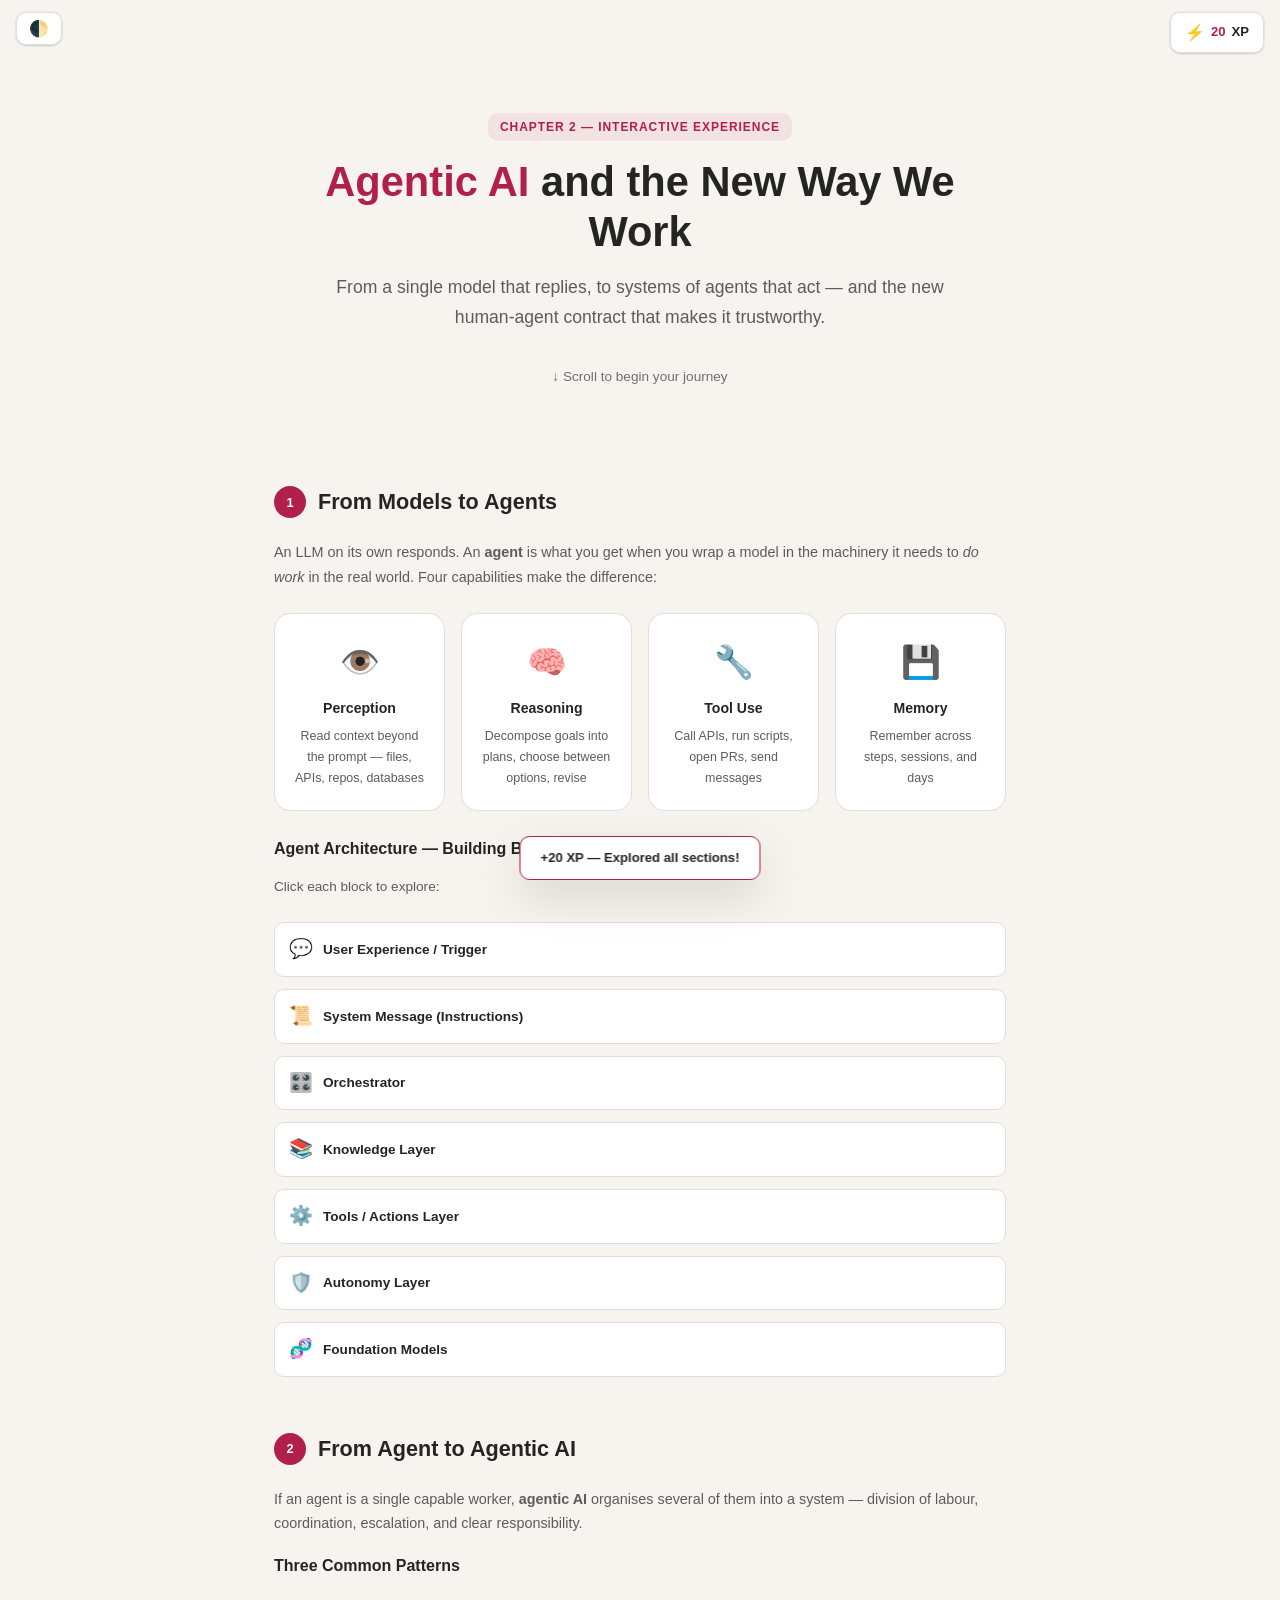
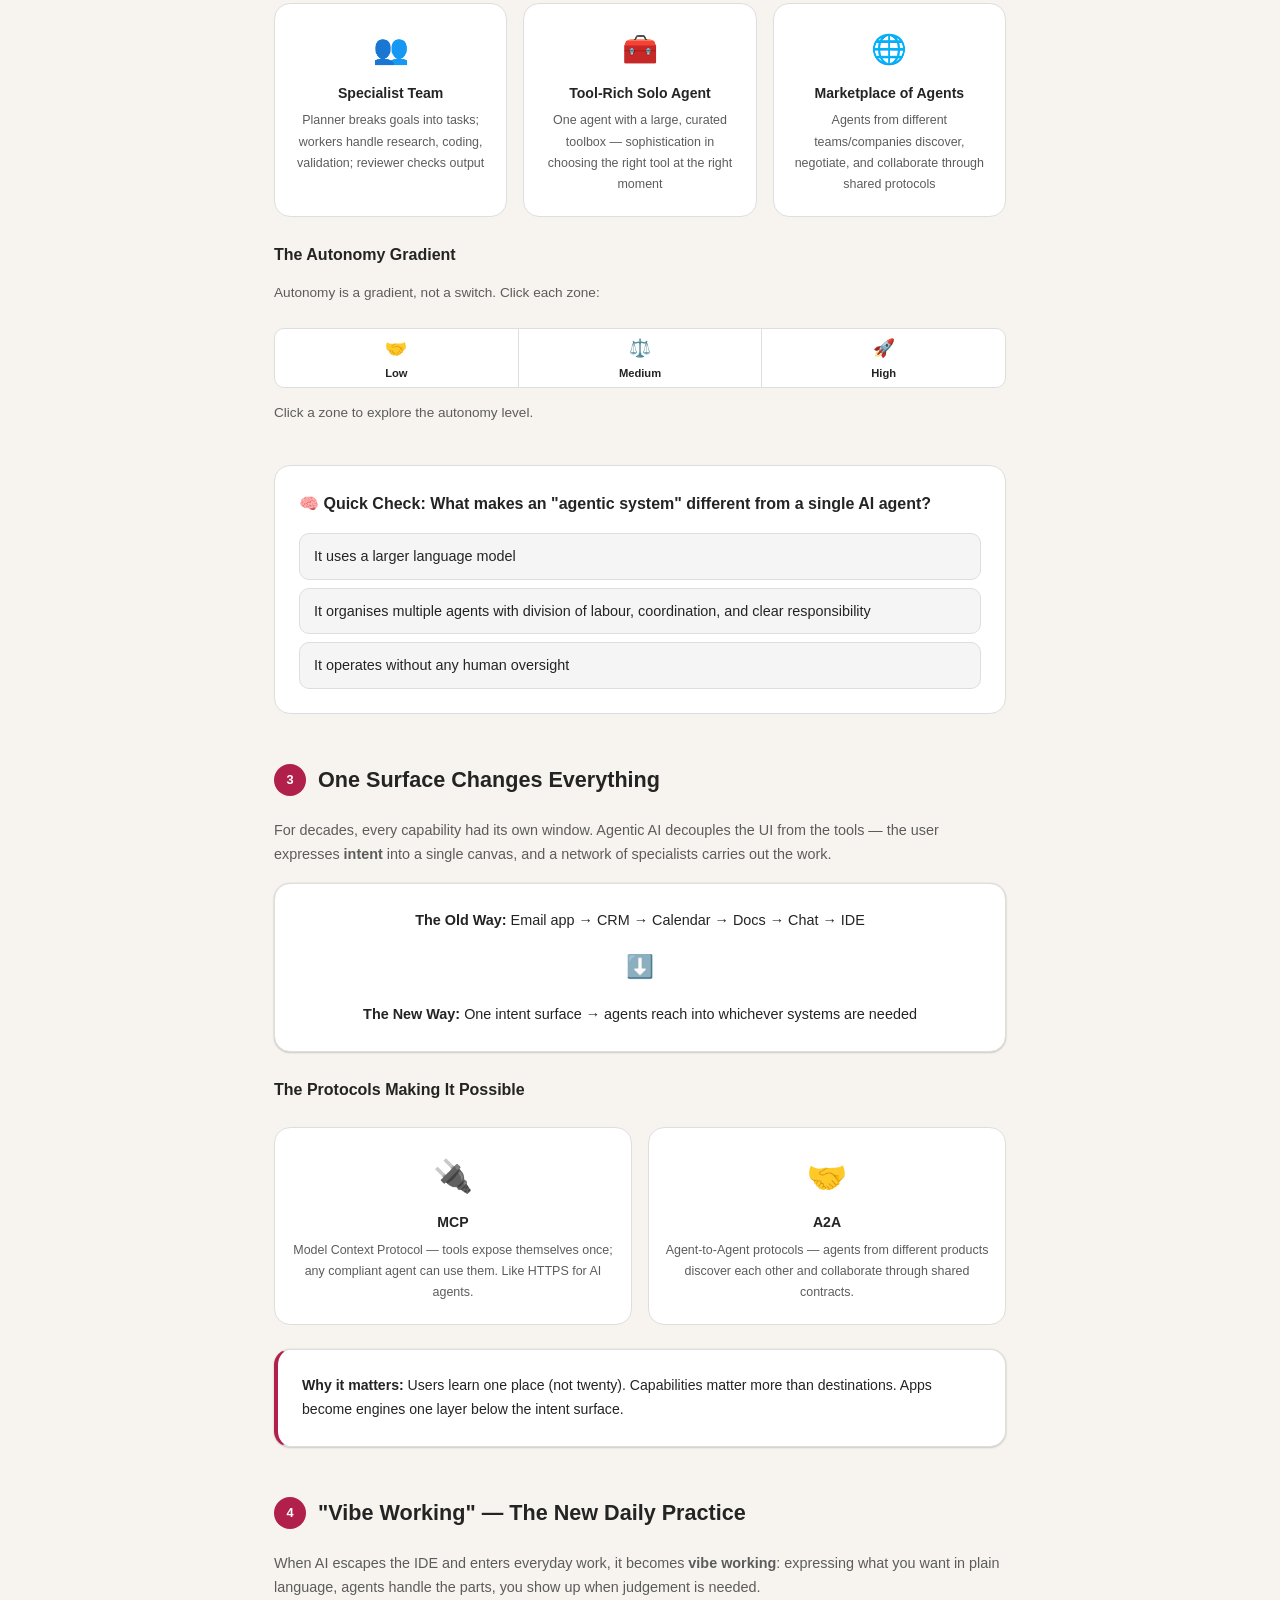
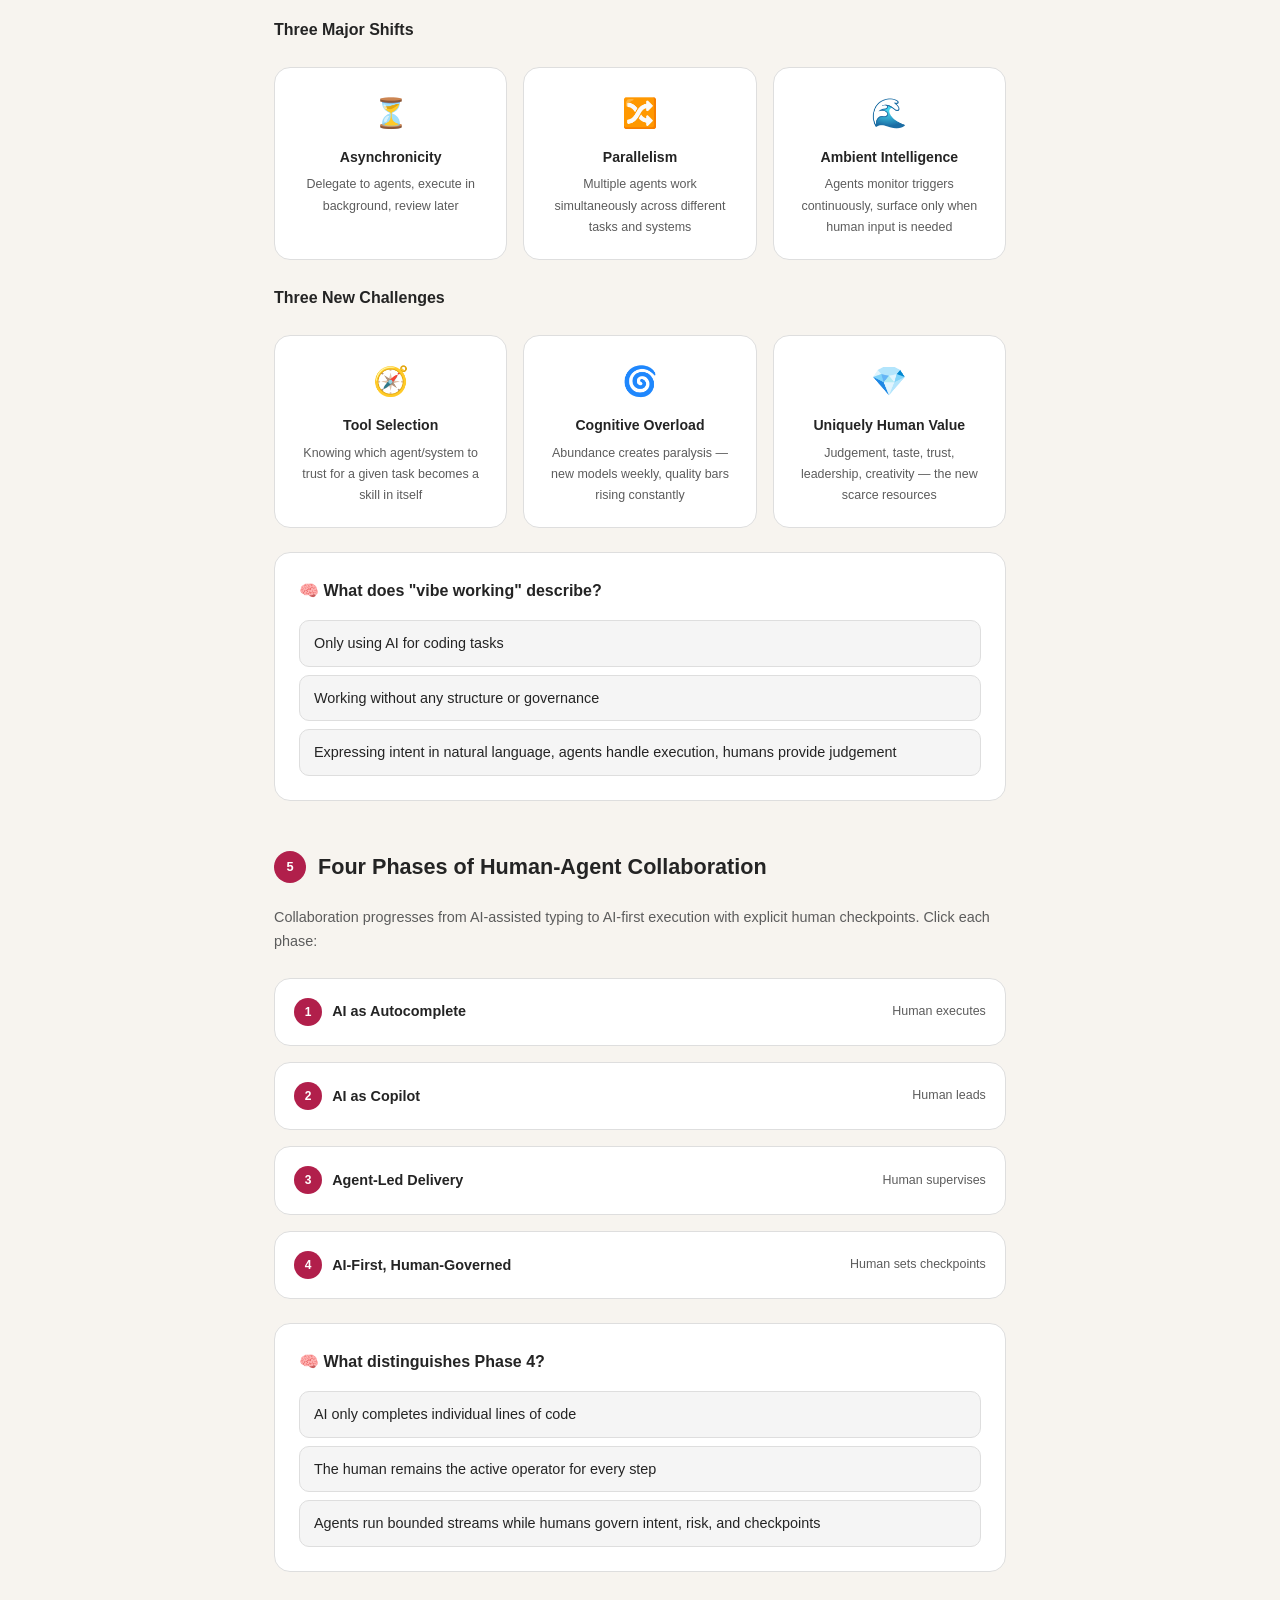
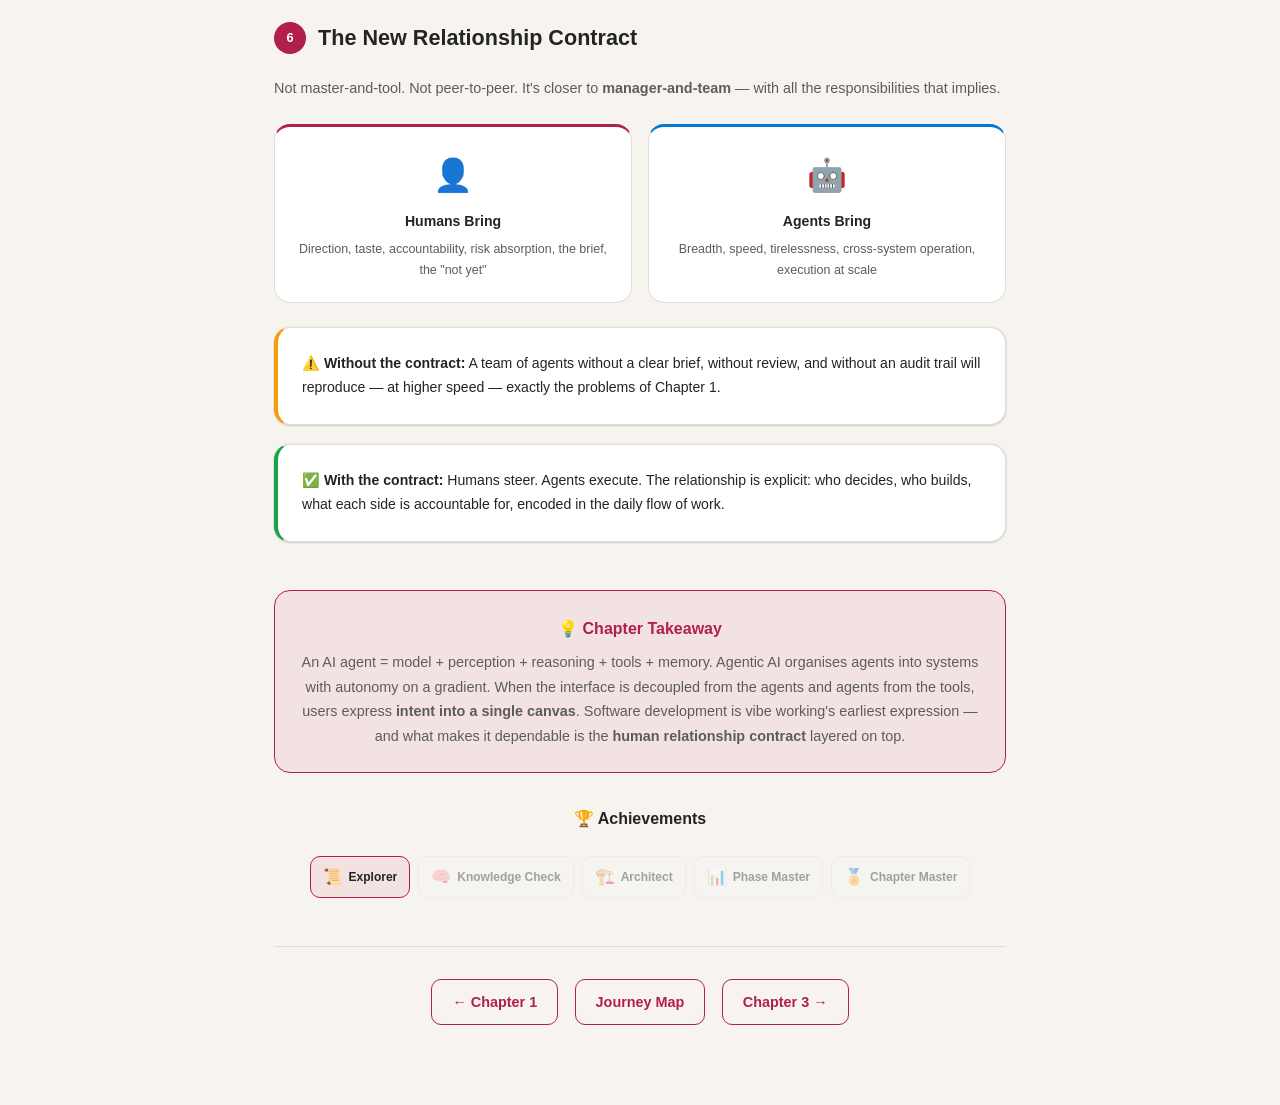
<file: chapter2/chapter2-landing.html>
<!DOCTYPE html>
<html lang="en">
<head>
    <meta charset="UTF-8">
    <meta name="viewport" content="width=device-width, initial-scale=1.0">
    <title>Chapter 2 — Agentic AI and the New Way We Work</title>
    <script>
      (() => {
        const param = new URLSearchParams(window.location.search).get("scoutTheme");
        const theme =
          param || (window.matchMedia("(prefers-color-scheme: dark)").matches ? "dark" : "light");
        document.documentElement.setAttribute("data-theme", theme);
      })();
    </script>
    <style>
:root {
  color-scheme: light;
  --cp-bg: #f7f4ef;
  --cp-bg-elevated: #fcfbf8;
  --cp-surface: #ffffff;
  --cp-surface-soft: #f5f5f5;
  --cp-border: #dedede;
  --cp-border-strong: #919191;
  --cp-text: #242424;
  --cp-text-muted: #5c5c5c;
  --cp-text-soft: #6f6f6f;
  --cp-accent: #b11f4b;
  --cp-accent-hover: #9a1a41;
  --cp-accent-soft: rgba(177, 31, 75, 0.08);
  --cp-accent-fg: #ffffff;
  --cp-success: #16a34a;
  --cp-danger: #dc2626;
  --cp-warning: #f59e0b;
  --cp-link: #0078d4;
  --cp-shadow: 0 18px 48px rgba(0, 0, 0, 0.12);
  --cp-overlay: rgba(255, 255, 255, 0.8);
  --cp-panel: rgba(255, 255, 255, 0.86);
  --cp-panel-strong: rgba(255, 255, 255, 0.96);
  --cp-sheen: rgba(255, 255, 255, 0.55);
  --cp-highlight: rgba(177, 31, 75, 0.12);
}
html[data-theme="dark"] {
  color-scheme: dark;
  --cp-bg: #3d3b3a;
  --cp-bg-elevated: #343231;
  --cp-surface: #292929;
  --cp-surface-soft: #2e2e2e;
  --cp-border: #474747;
  --cp-border-strong: #5f5f5f;
  --cp-text: #dedede;
  --cp-text-muted: #919191;
  --cp-text-soft: #b0b0b0;
  --cp-accent: #fd8ea1;
  --cp-accent-hover: #fb7b91;
  --cp-accent-soft: rgba(253, 142, 161, 0.14);
  --cp-accent-fg: #1a1a1a;
  --cp-success: #4ade80;
  --cp-danger: #f87171;
  --cp-warning: #fbbf24;
  --cp-link: #4da6ff;
  --cp-shadow: 0 18px 48px rgba(0, 0, 0, 0.32);
  --cp-overlay: rgba(41, 41, 41, 0.88);
  --cp-panel: rgba(41, 41, 41, 0.72);
  --cp-panel-strong: rgba(41, 41, 41, 0.96);
  --cp-sheen: rgba(255, 255, 255, 0.04);
  --cp-highlight: rgba(253, 142, 161, 0.12);
}

* { margin: 0; padding: 0; box-sizing: border-box; }

body {
    font-family: "Segoe UI", Aptos, Calibri, -apple-system, BlinkMacSystemFont, sans-serif;
    background: var(--cp-bg);
    color: var(--cp-text);
    line-height: 1.7;
    min-height: 100vh;
    overflow-x: hidden;
}

/* Progress bar */
#progress-bar {
    position: fixed;
    top: 0;
    left: 0;
    height: 4px;
    background: var(--cp-accent);
    z-index: 1000;
    transition: width 0.3s ease;
    width: 0%;
}

/* XP Counter */
#xp-counter {
    position: fixed;
    top: 12px;
    right: 16px;
    background: var(--cp-panel-strong);
    border: 1px solid var(--cp-border);
    border-radius: 0.625rem;
    padding: 6px 14px;
    font-size: 0.82rem;
    font-weight: 600;
    z-index: 999;
    display: flex;
    align-items: center;
    gap: 6px;
    backdrop-filter: blur(8px);
    box-shadow: 0 0 2px rgba(0,0,0,0.12), 0 1px 2px rgba(0,0,0,0.14);
}
#xp-counter .xp-icon { font-size: 1rem; }
#xp-counter .xp-value { color: var(--cp-accent); }

/* Theme toggle */
#theme-toggle {
    position: fixed;
    top: 12px;
    left: 16px;
    background: var(--cp-panel-strong);
    border: 1px solid var(--cp-border);
    border-radius: 0.625rem;
    padding: 6px 12px;
    font-size: 1rem;
    cursor: pointer;
    z-index: 999;
    color: var(--cp-text);
    backdrop-filter: blur(8px);
    box-shadow: 0 0 2px rgba(0,0,0,0.12), 0 1px 2px rgba(0,0,0,0.14);
}

/* Container */
.container {
    max-width: 780px;
    margin: 0 auto;
    padding: 2rem 1.5rem;
}

/* Hero */
.hero {
    text-align: center;
    padding: 5rem 1rem 3rem;
}
.hero-badge {
    display: inline-block;
    background: var(--cp-accent-soft);
    color: var(--cp-accent);
    font-size: 0.75rem;
    font-weight: 600;
    text-transform: uppercase;
    letter-spacing: 0.08em;
    padding: 4px 12px;
    border-radius: 0.625rem;
    margin-bottom: 1rem;
}
.hero h1 {
    font-size: clamp(1.8rem, 5vw, 2.6rem);
    font-weight: 700;
    line-height: 1.2;
    margin-bottom: 1rem;
}
.hero h1 .accent { color: var(--cp-accent); }
.hero .subtitle {
    font-size: 1.1rem;
    color: var(--cp-text-muted);
    max-width: 620px;
    margin: 0 auto 2rem;
}
.hero .cta-hint {
    font-size: 0.85rem;
    color: var(--cp-text-soft);
    animation: bounce 2s infinite;
}
@keyframes bounce {
    0%, 100% { transform: translateY(0); }
    50% { transform: translateY(6px); }
}

/* Sections */
.section {
    margin: 3rem 0;
    opacity: 0;
    transform: translateY(30px);
    transition: opacity 0.6s ease, transform 0.6s ease;
}
.section.visible {
    opacity: 1;
    transform: translateY(0);
}
.section-header {
    display: flex;
    align-items: center;
    gap: 12px;
    margin-bottom: 1.2rem;
}
.section-number {
    background: var(--cp-accent);
    color: var(--cp-accent-fg);
    width: 32px;
    height: 32px;
    border-radius: 50%;
    display: flex;
    align-items: center;
    justify-content: center;
    font-size: 0.8rem;
    font-weight: 700;
    flex-shrink: 0;
}
.section-title {
    font-size: 1.35rem;
    font-weight: 700;
}

/* Cards */
.card {
    background: var(--cp-surface);
    border: 1px solid var(--cp-border);
    border-radius: 16px;
    padding: 1.5rem;
    margin-bottom: 1.2rem;
    box-shadow: 0 0 2px rgba(0,0,0,0.12), 0 1px 2px rgba(0,0,0,0.14);
    transition: border-color 0.2s, box-shadow 0.2s;
}
.card:hover {
    border-color: var(--cp-accent);
    box-shadow: 0 4px 16px rgba(0,0,0,0.08);
}

/* Pillars Grid */
.pillars-grid {
    display: grid;
    grid-template-columns: repeat(auto-fit, minmax(160px, 1fr));
    gap: 1rem;
    margin: 1.5rem 0;
}
.pillar-card {
    background: var(--cp-surface);
    border: 1px solid var(--cp-border);
    border-radius: 16px;
    padding: 1.3rem 1rem;
    text-align: center;
    transition: transform 0.2s, border-color 0.2s;
}
.pillar-card:hover {
    transform: translateY(-3px);
    border-color: var(--cp-accent);
}
.pillar-icon { font-size: 2rem; margin-bottom: 0.5rem; }
.pillar-title { font-weight: 700; font-size: 0.88rem; margin-bottom: 0.3rem; }
.pillar-desc { font-size: 0.78rem; color: var(--cp-text-muted); }

/* Architecture Blocks */
.arch-blocks {
    display: flex;
    flex-direction: column;
    gap: 6px;
    margin: 1.5rem 0;
}
.arch-block {
    display: flex;
    align-items: center;
    gap: 10px;
    background: var(--cp-surface);
    border: 1px solid var(--cp-border);
    border-radius: 0.625rem;
    padding: 10px 14px;
    cursor: pointer;
    transition: all 0.3s;
    position: relative;
    overflow: hidden;
}
.arch-block::before {
    content: '';
    position: absolute;
    left: 0;
    top: 0;
    bottom: 0;
    width: 4px;
    background: var(--cp-accent);
    opacity: 0;
    transition: opacity 0.3s;
}
.arch-block.active::before { opacity: 1; }
.arch-block.active {
    background: var(--cp-accent-soft);
    border-color: var(--cp-accent);
}
.arch-block .block-icon { font-size: 1.2rem; flex-shrink: 0; }
.arch-block .block-title { font-size: 0.85rem; font-weight: 600; }
.arch-detail {
    font-size: 0.82rem;
    color: var(--cp-text-muted);
    padding: 0 0 0 44px;
    max-height: 0;
    overflow: hidden;
    transition: max-height 0.3s, padding 0.3s;
}
.arch-detail.open {
    max-height: 200px;
    padding: 8px 0 8px 44px;
}

/* Autonomy Slider */
.autonomy-container {
    margin: 1.5rem 0;
}
.autonomy-slider {
    position: relative;
    height: 60px;
    background: var(--cp-surface);
    border: 1px solid var(--cp-border);
    border-radius: 0.625rem;
    display: flex;
    overflow: hidden;
}
.autonomy-zone {
    flex: 1;
    display: flex;
    flex-direction: column;
    align-items: center;
    justify-content: center;
    cursor: pointer;
    transition: background 0.3s;
    border-right: 1px solid var(--cp-border);
    padding: 4px;
}
.autonomy-zone:last-child { border-right: none; }
.autonomy-zone.active { background: var(--cp-accent-soft); }
.autonomy-zone .zone-label { font-size: 0.7rem; font-weight: 600; text-align: center; }
.autonomy-zone .zone-icon { font-size: 1.1rem; }
.autonomy-desc {
    margin-top: 0.8rem;
    font-size: 0.85rem;
    color: var(--cp-text-muted);
    min-height: 40px;
    transition: opacity 0.3s;
}

/* Interactive Quiz */
.quiz-box {
    background: var(--cp-surface);
    border: 1px solid var(--cp-border);
    border-radius: 16px;
    padding: 1.5rem;
    margin: 1.5rem 0;
}
.quiz-question {
    font-weight: 600;
    margin-bottom: 1rem;
    font-size: 1rem;
}
.quiz-options {
    display: flex;
    flex-direction: column;
    gap: 8px;
}
.quiz-option {
    background: var(--cp-surface-soft);
    border: 1px solid var(--cp-border);
    border-radius: 0.625rem;
    padding: 10px 14px;
    cursor: pointer;
    font-size: 0.9rem;
    transition: all 0.2s;
    user-select: none;
}
.quiz-option:hover {
    border-color: var(--cp-accent);
    background: var(--cp-accent-soft);
}
.quiz-option.correct {
    border-color: var(--cp-success);
    background: rgba(22, 163, 74, 0.1);
}
.quiz-option.wrong {
    border-color: var(--cp-danger);
    background: rgba(220, 38, 38, 0.1);
}
.quiz-feedback {
    margin-top: 0.8rem;
    font-size: 0.85rem;
    color: var(--cp-text-muted);
    display: none;
}
.quiz-feedback.show { display: block; }

/* Phase Cards */
.phases-container {
    display: flex;
    flex-direction: column;
    gap: 1rem;
    margin: 1.5rem 0;
}
.phase-card {
    background: var(--cp-surface);
    border: 1px solid var(--cp-border);
    border-radius: 16px;
    padding: 1.2rem;
    cursor: pointer;
    transition: all 0.3s;
    position: relative;
}
.phase-card:hover { border-color: var(--cp-accent); }
.phase-card.expanded { border-color: var(--cp-accent); }
.phase-header {
    display: flex;
    align-items: center;
    gap: 10px;
}
.phase-num {
    width: 28px;
    height: 28px;
    border-radius: 50%;
    background: var(--cp-accent);
    color: var(--cp-accent-fg);
    display: flex;
    align-items: center;
    justify-content: center;
    font-size: 0.75rem;
    font-weight: 700;
    flex-shrink: 0;
}
.phase-title { font-weight: 700; font-size: 0.9rem; }
.phase-subtitle { font-size: 0.78rem; color: var(--cp-text-muted); margin-left: auto; }
.phase-body {
    max-height: 0;
    overflow: hidden;
    transition: max-height 0.4s ease, margin 0.3s;
    font-size: 0.85rem;
    color: var(--cp-text-muted);
}
.phase-card.expanded .phase-body {
    max-height: 300px;
    margin-top: 0.8rem;
}

/* Shift cards (3 shifts) */
.shifts-grid {
    display: grid;
    grid-template-columns: repeat(auto-fit, minmax(200px, 1fr));
    gap: 1rem;
    margin: 1.5rem 0;
}
.shift-card {
    background: var(--cp-surface);
    border: 1px solid var(--cp-border);
    border-radius: 16px;
    padding: 1.3rem;
    text-align: center;
    transition: transform 0.2s, border-color 0.2s;
}
.shift-card:hover {
    transform: translateY(-3px);
    border-color: var(--cp-accent);
}
.shift-icon { font-size: 1.8rem; margin-bottom: 0.5rem; }
.shift-title { font-weight: 700; font-size: 0.88rem; margin-bottom: 0.3rem; }
.shift-desc { font-size: 0.78rem; color: var(--cp-text-muted); }

/* Takeaway */
.takeaway {
    background: var(--cp-accent-soft);
    border: 1px solid var(--cp-accent);
    border-radius: 16px;
    padding: 1.5rem;
    margin: 2rem 0;
    text-align: center;
}
.takeaway h3 {
    color: var(--cp-accent);
    font-size: 1rem;
    margin-bottom: 0.5rem;
}
.takeaway p {
    font-size: 0.9rem;
    color: var(--cp-text-muted);
}

/* Achievements */
.achievements {
    display: flex;
    flex-wrap: wrap;
    gap: 8px;
    margin: 1.5rem 0;
    justify-content: center;
}
.achievement {
    display: flex;
    align-items: center;
    gap: 6px;
    background: var(--cp-surface-soft);
    border: 1px solid var(--cp-border);
    border-radius: 0.625rem;
    padding: 6px 12px;
    font-size: 0.75rem;
    font-weight: 600;
    opacity: 0.4;
    transition: opacity 0.5s, border-color 0.3s, background 0.3s;
}
.achievement.unlocked {
    opacity: 1;
    border-color: var(--cp-accent);
    background: var(--cp-accent-soft);
}
.achievement .badge-icon { font-size: 1rem; }

/* Footer nav */
.footer-nav {
    text-align: center;
    padding: 2rem 0 3rem;
    border-top: 1px solid var(--cp-border);
    margin-top: 3rem;
}
.footer-nav a {
    display: inline-flex;
    align-items: center;
    gap: 8px;
    color: var(--cp-accent);
    text-decoration: none;
    font-weight: 600;
    font-size: 0.9rem;
    padding: 10px 20px;
    border: 1px solid var(--cp-accent);
    border-radius: 0.625rem;
    transition: background 0.2s;
    margin: 0 6px;
}
.footer-nav a:hover { background: var(--cp-accent-soft); }

/* Toast */
.toast {
    position: fixed;
    bottom: 20px;
    left: 50%;
    transform: translateX(-50%) translateY(100px);
    background: var(--cp-panel-strong);
    border: 1px solid var(--cp-accent);
    border-radius: 0.625rem;
    padding: 10px 20px;
    font-size: 0.82rem;
    font-weight: 600;
    z-index: 1000;
    transition: transform 0.4s ease;
    backdrop-filter: blur(8px);
    box-shadow: 0 18px 48px rgba(0,0,0,0.12);
}
.toast.show { transform: translateX(-50%) translateY(0); }

/* Responsive */
@media (max-width: 600px) {
    .container { padding: 1rem; }
    .hero { padding: 3rem 0.5rem 2rem; }
    .pillars-grid { grid-template-columns: 1fr 1fr; }
    .shifts-grid { grid-template-columns: 1fr; }
}
    </style>
</head>
<body>
    <div id="progress-bar"></div>
    <div id="xp-counter"><span class="xp-icon">⚡</span> <span class="xp-value" id="xp-value">0</span> XP</div>
    <button id="theme-toggle" onclick="toggleTheme()">🌓</button>

    <div class="container">
        <!-- HERO -->
        <section class="hero">
            <div class="hero-badge">Chapter 2 — Interactive Experience</div>
            <h1><span class="accent">Agentic AI</span> and the New Way We Work</h1>
            <p class="subtitle">From a single model that replies, to systems of agents that act — and the new human-agent contract that makes it trustworthy.</p>
            <p class="cta-hint">↓ Scroll to begin your journey</p>
        </section>

        <!-- SECTION 1: From Models to Agents -->
        <section class="section" data-section="1">
            <div class="section-header">
                <div class="section-number">1</div>
                <h2 class="section-title">From Models to Agents</h2>
            </div>
            <p style="color: var(--cp-text-muted); font-size: 0.9rem; margin-bottom: 1rem;">
                An LLM on its own responds. An <strong>agent</strong> is what you get when you wrap a model in the machinery it needs to <em>do work</em> in the real world. Four capabilities make the difference:
            </p>
            <div class="pillars-grid" style="grid-template-columns: repeat(auto-fit, minmax(150px, 1fr));">
                <div class="pillar-card">
                    <div class="pillar-icon">👁️</div>
                    <div class="pillar-title">Perception</div>
                    <div class="pillar-desc">Read context beyond the prompt — files, APIs, repos, databases</div>
                </div>
                <div class="pillar-card">
                    <div class="pillar-icon">🧠</div>
                    <div class="pillar-title">Reasoning</div>
                    <div class="pillar-desc">Decompose goals into plans, choose between options, revise</div>
                </div>
                <div class="pillar-card">
                    <div class="pillar-icon">🔧</div>
                    <div class="pillar-title">Tool Use</div>
                    <div class="pillar-desc">Call APIs, run scripts, open PRs, send messages</div>
                </div>
                <div class="pillar-card">
                    <div class="pillar-icon">💾</div>
                    <div class="pillar-title">Memory</div>
                    <div class="pillar-desc">Remember across steps, sessions, and days</div>
                </div>
            </div>

            <h3 style="font-size: 1rem; margin: 1.5rem 0 0.8rem;">Agent Architecture — Building Blocks</h3>
            <p style="color: var(--cp-text-muted); font-size: 0.85rem; margin-bottom: 0.8rem;">Click each block to explore:</p>
            <div class="arch-blocks" id="arch-blocks">
                <div class="arch-block" onclick="toggleArch(0)">
                    <span class="block-icon">💬</span>
                    <span class="block-title">User Experience / Trigger</span>
                </div>
                <div class="arch-detail" id="arch-detail-0">The interaction point: a chat interface, API call, workflow event, or scheduled task that initiates the agent.</div>

                <div class="arch-block" onclick="toggleArch(1)">
                    <span class="block-icon">📜</span>
                    <span class="block-title">System Message (Instructions)</span>
                </div>
                <div class="arch-detail" id="arch-detail-1">The agent's "job description" — role, behavior, constraints, tone, objectives, and decision boundaries.</div>

                <div class="arch-block" onclick="toggleArch(2)">
                    <span class="block-icon">🎛️</span>
                    <span class="block-title">Orchestrator</span>
                </div>
                <div class="arch-detail" id="arch-detail-2">Coordinates execution: reasoning steps, tool calls, memory access, retries, routing between sub-agents. Examples: LangGraph, Microsoft Agent Framework, OpenAI SDKs.</div>

                <div class="arch-block" onclick="toggleArch(3)">
                    <span class="block-icon">📚</span>
                    <span class="block-title">Knowledge Layer</span>
                </div>
                <div class="arch-detail" id="arch-detail-3">Enterprise knowledge, documents, vector databases, conversation history — grounding the agent in relevant context.</div>

                <div class="arch-block" onclick="toggleArch(4)">
                    <span class="block-icon">⚙️</span>
                    <span class="block-title">Tools / Actions Layer</span>
                </div>
                <div class="arch-detail" id="arch-detail-4">APIs, databases, workflow engines, email, DevOps platforms, MCP-connected services — how the agent interacts with the world.</div>

                <div class="arch-block" onclick="toggleArch(5)">
                    <span class="block-icon">🛡️</span>
                    <span class="block-title">Autonomy Layer</span>
                </div>
                <div class="arch-detail" id="arch-detail-5">Defines how independently the agent operates: approval boundaries, escalation paths, exception handling, operational trust.</div>

                <div class="arch-block" onclick="toggleArch(6)">
                    <span class="block-icon">🧬</span>
                    <span class="block-title">Foundation Models</span>
                </div>
                <div class="arch-detail" id="arch-detail-6">The "brain" — LLMs, multimodal models, embedding models, or specialised models depending on the workload.</div>
            </div>
        </section>

        <!-- SECTION 2: From Agent to Agentic AI -->
        <section class="section" data-section="2">
            <div class="section-header">
                <div class="section-number">2</div>
                <h2 class="section-title">From Agent to Agentic AI</h2>
            </div>
            <p style="color: var(--cp-text-muted); font-size: 0.9rem; margin-bottom: 1rem;">
                If an agent is a single capable worker, <strong>agentic AI</strong> organises several of them into a system — division of labour, coordination, escalation, and clear responsibility.
            </p>
            <h3 style="font-size: 1rem; margin-bottom: 0.8rem;">Three Common Patterns</h3>
            <div class="shifts-grid">
                <div class="shift-card">
                    <div class="shift-icon">👥</div>
                    <div class="shift-title">Specialist Team</div>
                    <div class="shift-desc">Planner breaks goals into tasks; workers handle research, coding, validation; reviewer checks output</div>
                </div>
                <div class="shift-card">
                    <div class="shift-icon">🧰</div>
                    <div class="shift-title">Tool-Rich Solo Agent</div>
                    <div class="shift-desc">One agent with a large, curated toolbox — sophistication in choosing the right tool at the right moment</div>
                </div>
                <div class="shift-card">
                    <div class="shift-icon">🌐</div>
                    <div class="shift-title">Marketplace of Agents</div>
                    <div class="shift-desc">Agents from different teams/companies discover, negotiate, and collaborate through shared protocols</div>
                </div>
            </div>

            <h3 style="font-size: 1rem; margin: 1.5rem 0 0.8rem;">The Autonomy Gradient</h3>
            <p style="color: var(--cp-text-muted); font-size: 0.85rem; margin-bottom: 0.8rem;">Autonomy is a gradient, not a switch. Click each zone:</p>
            <div class="autonomy-container">
                <div class="autonomy-slider">
                    <div class="autonomy-zone" onclick="selectAutonomy(0)" id="az-0">
                        <span class="zone-icon">🤝</span>
                        <span class="zone-label">Low</span>
                    </div>
                    <div class="autonomy-zone" onclick="selectAutonomy(1)" id="az-1">
                        <span class="zone-icon">⚖️</span>
                        <span class="zone-label">Medium</span>
                    </div>
                    <div class="autonomy-zone" onclick="selectAutonomy(2)" id="az-2">
                        <span class="zone-icon">🚀</span>
                        <span class="zone-label">High</span>
                    </div>
                </div>
                <div class="autonomy-desc" id="autonomy-desc">Click a zone to explore the autonomy level.</div>
            </div>

            <div class="quiz-box" id="quiz1">
                <div class="quiz-question">🧠 Quick Check: What makes an "agentic system" different from a single AI agent?</div>
                <div class="quiz-options">
                    <div class="quiz-option" data-correct="false" onclick="answerQuiz(this, 'quiz1')">It uses a larger language model</div>
                    <div class="quiz-option" data-correct="true" onclick="answerQuiz(this, 'quiz1')">It organises multiple agents with division of labour, coordination, and clear responsibility</div>
                    <div class="quiz-option" data-correct="false" onclick="answerQuiz(this, 'quiz1')">It operates without any human oversight</div>
                </div>
                <div class="quiz-feedback" id="quiz1-feedback"></div>
            </div>
        </section>

        <!-- SECTION 3: Single Surface -->
        <section class="section" data-section="3">
            <div class="section-header">
                <div class="section-number">3</div>
                <h2 class="section-title">One Surface Changes Everything</h2>
            </div>
            <p style="color: var(--cp-text-muted); font-size: 0.9rem; margin-bottom: 1rem;">
                For decades, every capability had its own window. Agentic AI decouples the UI from the tools — the user expresses <strong>intent</strong> into a single canvas, and a network of specialists carries out the work.
            </p>
            <div class="card" style="text-align: center;">
                <p style="font-size: 0.9rem; margin-bottom: 1rem;"><strong>The Old Way:</strong> Email app → CRM → Calendar → Docs → Chat → IDE</p>
                <p style="font-size: 1.4rem; margin-bottom: 1rem;">⬇️</p>
                <p style="font-size: 0.9rem;"><strong>The New Way:</strong> One intent surface → agents reach into whichever systems are needed</p>
            </div>

            <h3 style="font-size: 1rem; margin: 1.5rem 0 0.8rem;">The Protocols Making It Possible</h3>
            <div class="pillars-grid" style="grid-template-columns: 1fr 1fr;">
                <div class="pillar-card">
                    <div class="pillar-icon">🔌</div>
                    <div class="pillar-title">MCP</div>
                    <div class="pillar-desc">Model Context Protocol — tools expose themselves once; any compliant agent can use them. Like HTTPS for AI agents.</div>
                </div>
                <div class="pillar-card">
                    <div class="pillar-icon">🤝</div>
                    <div class="pillar-title">A2A</div>
                    <div class="pillar-desc">Agent-to-Agent protocols — agents from different products discover each other and collaborate through shared contracts.</div>
                </div>
            </div>

            <div class="card" style="border-left: 4px solid var(--cp-accent);">
                <p style="font-size: 0.88rem;"><strong>Why it matters:</strong> Users learn one place (not twenty). Capabilities matter more than destinations. Apps become engines one layer below the intent surface.</p>
            </div>
        </section>

        <!-- SECTION 4: Vibe Working -->
        <section class="section" data-section="4">
            <div class="section-header">
                <div class="section-number">4</div>
                <h2 class="section-title">"Vibe Working" — The New Daily Practice</h2>
            </div>
            <p style="color: var(--cp-text-muted); font-size: 0.9rem; margin-bottom: 1rem;">
                When AI escapes the IDE and enters everyday work, it becomes <strong>vibe working</strong>: expressing what you want in plain language, agents handle the parts, you show up when judgement is needed.
            </p>

            <h3 style="font-size: 1rem; margin-bottom: 0.8rem;">Three Major Shifts</h3>
            <div class="shifts-grid">
                <div class="shift-card">
                    <div class="shift-icon">⏳</div>
                    <div class="shift-title">Asynchronicity</div>
                    <div class="shift-desc">Delegate to agents, execute in background, review later</div>
                </div>
                <div class="shift-card">
                    <div class="shift-icon">🔀</div>
                    <div class="shift-title">Parallelism</div>
                    <div class="shift-desc">Multiple agents work simultaneously across different tasks and systems</div>
                </div>
                <div class="shift-card">
                    <div class="shift-icon">🌊</div>
                    <div class="shift-title">Ambient Intelligence</div>
                    <div class="shift-desc">Agents monitor triggers continuously, surface only when human input is needed</div>
                </div>
            </div>

            <h3 style="font-size: 1rem; margin: 1.5rem 0 0.8rem;">Three New Challenges</h3>
            <div class="shifts-grid">
                <div class="shift-card">
                    <div class="shift-icon">🧭</div>
                    <div class="shift-title">Tool Selection</div>
                    <div class="shift-desc">Knowing which agent/system to trust for a given task becomes a skill in itself</div>
                </div>
                <div class="shift-card">
                    <div class="shift-icon">🌀</div>
                    <div class="shift-title">Cognitive Overload</div>
                    <div class="shift-desc">Abundance creates paralysis — new models weekly, quality bars rising constantly</div>
                </div>
                <div class="shift-card">
                    <div class="shift-icon">💎</div>
                    <div class="shift-title">Uniquely Human Value</div>
                    <div class="shift-desc">Judgement, taste, trust, leadership, creativity — the new scarce resources</div>
                </div>
            </div>

            <div class="quiz-box" id="quiz2">
                <div class="quiz-question">🧠 What does "vibe working" describe?</div>
                <div class="quiz-options">
                    <div class="quiz-option" data-correct="false" onclick="answerQuiz(this, 'quiz2')">Only using AI for coding tasks</div>
                    <div class="quiz-option" data-correct="false" onclick="answerQuiz(this, 'quiz2')">Working without any structure or governance</div>
                    <div class="quiz-option" data-correct="true" onclick="answerQuiz(this, 'quiz2')">Expressing intent in natural language, agents handle execution, humans provide judgement</div>
                </div>
                <div class="quiz-feedback" id="quiz2-feedback"></div>
            </div>
        </section>

        <!-- SECTION 5: Four Phases -->
        <section class="section" data-section="5">
            <div class="section-header">
                <div class="section-number">5</div>
                <h2 class="section-title">Four Phases of Human-Agent Collaboration</h2>
            </div>
            <p style="color: var(--cp-text-muted); font-size: 0.9rem; margin-bottom: 1rem;">
                Collaboration progresses from AI-assisted typing to AI-first execution with explicit human checkpoints. Click each phase:
            </p>
            <div class="phases-container">
                <div class="phase-card" onclick="togglePhase(this)">
                    <div class="phase-header">
                        <div class="phase-num">1</div>
                        <div class="phase-title">AI as Autocomplete</div>
                        <div class="phase-subtitle">Human executes</div>
                    </div>
                    <div class="phase-body">
                        <p>The person owns every step while AI accelerates local tasks. <strong>In development:</strong> the developer writes the code and AI completes or explains small fragments.</p>
                    </div>
                </div>
                <div class="phase-card" onclick="togglePhase(this)">
                    <div class="phase-header">
                        <div class="phase-num">2</div>
                        <div class="phase-title">AI as Copilot</div>
                        <div class="phase-subtitle">Human leads</div>
                    </div>
                    <div class="phase-body">
                        <p>The human frames the task and works interactively with AI on larger artifacts. <strong>In development:</strong> AI drafts functions, tests, plans, and reviews while the developer remains the active operator.</p>
                    </div>
                </div>
                <div class="phase-card" onclick="togglePhase(this)">
                    <div class="phase-header">
                        <div class="phase-num">3</div>
                        <div class="phase-title">Agent-Led Delivery</div>
                        <div class="phase-subtitle">Human supervises</div>
                    </div>
                    <div class="phase-body">
                        <p>Agents execute bounded tasks end to end and return evidence for review. <strong>In development:</strong> agents implement, test, scan, and document while humans approve exceptions and consequential changes.</p>
                    </div>
                </div>
                <div class="phase-card" onclick="togglePhase(this)">
                    <div class="phase-header">
                        <div class="phase-num">4</div>
                        <div class="phase-title">AI-First, Human-Governed</div>
                        <div class="phase-subtitle">Human sets checkpoints</div>
                    </div>
                    <div class="phase-body">
                        <p>Specialized agents run multiple delivery streams inside encoded constraints. Humans define intent, risk tolerance, and checkpoints for scope, architecture, merge, release, and production actions.</p>
                    </div>
                </div>
            </div>

            <div class="quiz-box" id="quiz3">
                <div class="quiz-question">🧠 What distinguishes Phase 4?</div>
                <div class="quiz-options">
                    <div class="quiz-option" data-correct="false" onclick="answerQuiz(this, 'quiz3')">AI only completes individual lines of code</div>
                    <div class="quiz-option" data-correct="false" onclick="answerQuiz(this, 'quiz3')">The human remains the active operator for every step</div>
                    <div class="quiz-option" data-correct="true" onclick="answerQuiz(this, 'quiz3')">Agents run bounded streams while humans govern intent, risk, and checkpoints</div>
                </div>
                <div class="quiz-feedback" id="quiz3-feedback"></div>
            </div>
        </section>

        <!-- SECTION 6: The New Contract -->
        <section class="section" data-section="6">
            <div class="section-header">
                <div class="section-number">6</div>
                <h2 class="section-title">The New Relationship Contract</h2>
            </div>
            <p style="color: var(--cp-text-muted); font-size: 0.9rem; margin-bottom: 1rem;">
                Not master-and-tool. Not peer-to-peer. It's closer to <strong>manager-and-team</strong> — with all the responsibilities that implies.
            </p>
            <div class="pillars-grid" style="grid-template-columns: 1fr 1fr;">
                <div class="pillar-card" style="border-top: 3px solid var(--cp-accent);">
                    <div class="pillar-icon">👤</div>
                    <div class="pillar-title">Humans Bring</div>
                    <div class="pillar-desc">Direction, taste, accountability, risk absorption, the brief, the "not yet"</div>
                </div>
                <div class="pillar-card" style="border-top: 3px solid var(--cp-link);">
                    <div class="pillar-icon">🤖</div>
                    <div class="pillar-title">Agents Bring</div>
                    <div class="pillar-desc">Breadth, speed, tirelessness, cross-system operation, execution at scale</div>
                </div>
            </div>
            <div class="card" style="border-left: 4px solid var(--cp-warning);">
                <p style="font-size: 0.88rem;"><strong>⚠️ Without the contract:</strong> A team of agents without a clear brief, without review, and without an audit trail will reproduce — at higher speed — exactly the problems of Chapter 1.</p>
            </div>
            <div class="card" style="border-left: 4px solid var(--cp-success);">
                <p style="font-size: 0.88rem;"><strong>✅ With the contract:</strong> Humans steer. Agents execute. The relationship is explicit: who decides, who builds, what each side is accountable for, encoded in the daily flow of work.</p>
            </div>
        </section>

        <!-- TAKEAWAY -->
        <section class="section" data-section="7">
            <div class="takeaway">
                <h3>💡 Chapter Takeaway</h3>
                <p>An AI agent = model + perception + reasoning + tools + memory. Agentic AI organises agents into systems with autonomy on a gradient. When the interface is decoupled from the agents and agents from the tools, users express <strong>intent into a single canvas</strong>. Software development is vibe working's earliest expression — and what makes it dependable is the <strong>human relationship contract</strong> layered on top.</p>
            </div>

            <h3 style="text-align: center; font-size: 1rem; margin-bottom: 1rem;">🏆 Achievements</h3>
            <div class="achievements">
                <div class="achievement" id="ach-scroll" title="Scrolled through all sections">
                    <span class="badge-icon">📜</span> Explorer
                </div>
                <div class="achievement" id="ach-quiz" title="Answered all quizzes correctly">
                    <span class="badge-icon">🧠</span> Knowledge Check
                </div>
                <div class="achievement" id="ach-arch" title="Explored all architecture blocks">
                    <span class="badge-icon">🏗️</span> Architect
                </div>
                <div class="achievement" id="ach-phases" title="Expanded all four phases">
                    <span class="badge-icon">📊</span> Phase Master
                </div>
                <div class="achievement" id="ach-all" title="Earned all achievements">
                    <span class="badge-icon">🏅</span> Chapter Master
                </div>
            </div>
        </section>

        <!-- Footer -->
        <div class="footer-nav">
            <a href="../chapter1/chapter1-landing.html">← Chapter 1</a>
            <a href="../before%20you%20start/before-you-start.html">Journey Map</a>
            <a href="../chapter3/chapter3-landing.html">Chapter 3 →</a>
        </div>
    </div>

    <div class="toast" id="toast"></div>

    <script>
    // State
    let xp = 0;
    let quizAnswered = { quiz1: false, quiz2: false, quiz3: false };
    let quizCorrect = { quiz1: false, quiz2: false, quiz3: false };
    let archExplored = new Set();
    let phasesExpanded = new Set();
    let sectionsVisible = new Set();

    // XP System
    function addXP(amount, reason) {
        xp += amount;
        document.getElementById('xp-value').textContent = xp;
        showToast(`+${amount} XP — ${reason}`);
        checkAchievements();
    }

    function showToast(msg) {
        const toast = document.getElementById('toast');
        toast.textContent = msg;
        toast.classList.add('show');
        setTimeout(() => toast.classList.remove('show'), 2500);
    }

    // Theme Toggle
    function toggleTheme() {
        const current = document.documentElement.getAttribute('data-theme');
        const next = current === 'dark' ? 'light' : 'dark';
        document.documentElement.setAttribute('data-theme', next);
    }

    // Progress Bar
    function updateProgress() {
        const scrollTop = window.scrollY;
        const docHeight = document.documentElement.scrollHeight - window.innerHeight;
        const progress = docHeight > 0 ? (scrollTop / docHeight) * 100 : 0;
        document.getElementById('progress-bar').style.width = progress + '%';
    }

    // Section reveal
    function revealSections() {
        document.querySelectorAll('.section').forEach(section => {
            const rect = section.getBoundingClientRect();
            if (rect.top < window.innerHeight * 0.85) {
                section.classList.add('visible');
                const num = section.dataset.section;
                if (!sectionsVisible.has(num)) {
                    sectionsVisible.add(num);
                    if (sectionsVisible.size === 7) {
                        addXP(20, 'Explored all sections!');
                        document.getElementById('ach-scroll').classList.add('unlocked');
                    }
                }
            }
        });
    }

    // Architecture Blocks
    function toggleArch(idx) {
        const blocks = document.querySelectorAll('.arch-block');
        const details = document.querySelectorAll('.arch-detail');
        blocks[idx].classList.toggle('active');
        details[idx].classList.toggle('open');

        if (!archExplored.has(idx)) {
            archExplored.add(idx);
            if (archExplored.size === 1) addXP(5, 'Exploring architecture');
            if (archExplored.size === 7) {
                addXP(15, 'Full architecture explored!');
                document.getElementById('ach-arch').classList.add('unlocked');
            }
        }
    }

    // Autonomy Zones
    const autonomyDescs = [
        '🤝 <strong>Low autonomy:</strong> Agent suggests, human accepts every step. Like a very fast assistant.',
        '⚖️ <strong>Medium autonomy:</strong> Agent acts independently in bounded scope. Asks for approval only at defined thresholds (financial limits, production deployments, customer-facing comms).',
        '🚀 <strong>High autonomy:</strong> Agent operates with standing authority for an entire class of work. Audited rather than directly supervised.'
    ];
    function selectAutonomy(idx) {
        document.querySelectorAll('.autonomy-zone').forEach((z, i) => {
            z.classList.toggle('active', i === idx);
        });
        document.getElementById('autonomy-desc').innerHTML = autonomyDescs[idx];
    }

    // Phases
    function togglePhase(el) {
        const wasExpanded = el.classList.contains('expanded');
        el.classList.toggle('expanded');
        if (!wasExpanded) {
            const idx = [...document.querySelectorAll('.phase-card')].indexOf(el);
            if (!phasesExpanded.has(idx)) {
                phasesExpanded.add(idx);
                if (phasesExpanded.size === 1) addXP(5, 'Exploring phases');
                if (phasesExpanded.size === 4) {
                    addXP(15, 'All phases explored!');
                    document.getElementById('ach-phases').classList.add('unlocked');
                }
            }
        }
    }

    // Quiz
    function answerQuiz(el, quizId) {
        if (quizAnswered[quizId]) return;
        quizAnswered[quizId] = true;

        const isCorrect = el.dataset.correct === 'true';
        const feedback = document.getElementById(quizId + '-feedback');

        if (isCorrect) {
            el.classList.add('correct');
            quizCorrect[quizId] = true;
            feedback.textContent = '✅ Correct! Well done.';
            addXP(15, 'Correct answer!');
        } else {
            el.classList.add('wrong');
            feedback.textContent = '❌ Not quite. The correct answer is highlighted below.';
            el.parentElement.querySelectorAll('.quiz-option').forEach(opt => {
                if (opt.dataset.correct === 'true') opt.classList.add('correct');
            });
            addXP(5, 'Quiz attempted');
        }
        feedback.classList.add('show');

        if (Object.values(quizCorrect).every(v => v)) {
            document.getElementById('ach-quiz').classList.add('unlocked');
        }
    }

    // Achievements
    function checkAchievements() {
        const allUnlocked = ['ach-scroll', 'ach-quiz', 'ach-arch', 'ach-phases']
            .every(id => document.getElementById(id).classList.contains('unlocked'));
        if (allUnlocked) {
            document.getElementById('ach-all').classList.add('unlocked');
            showToast('🏅 Chapter Master unlocked! You mastered Chapter 2!');
        }
    }

    // Event listeners
    window.addEventListener('scroll', () => {
        updateProgress();
        revealSections();
    });
    window.addEventListener('load', () => {
        revealSections();
        updateProgress();
    });
    </script>
</body>
</html>
</file>
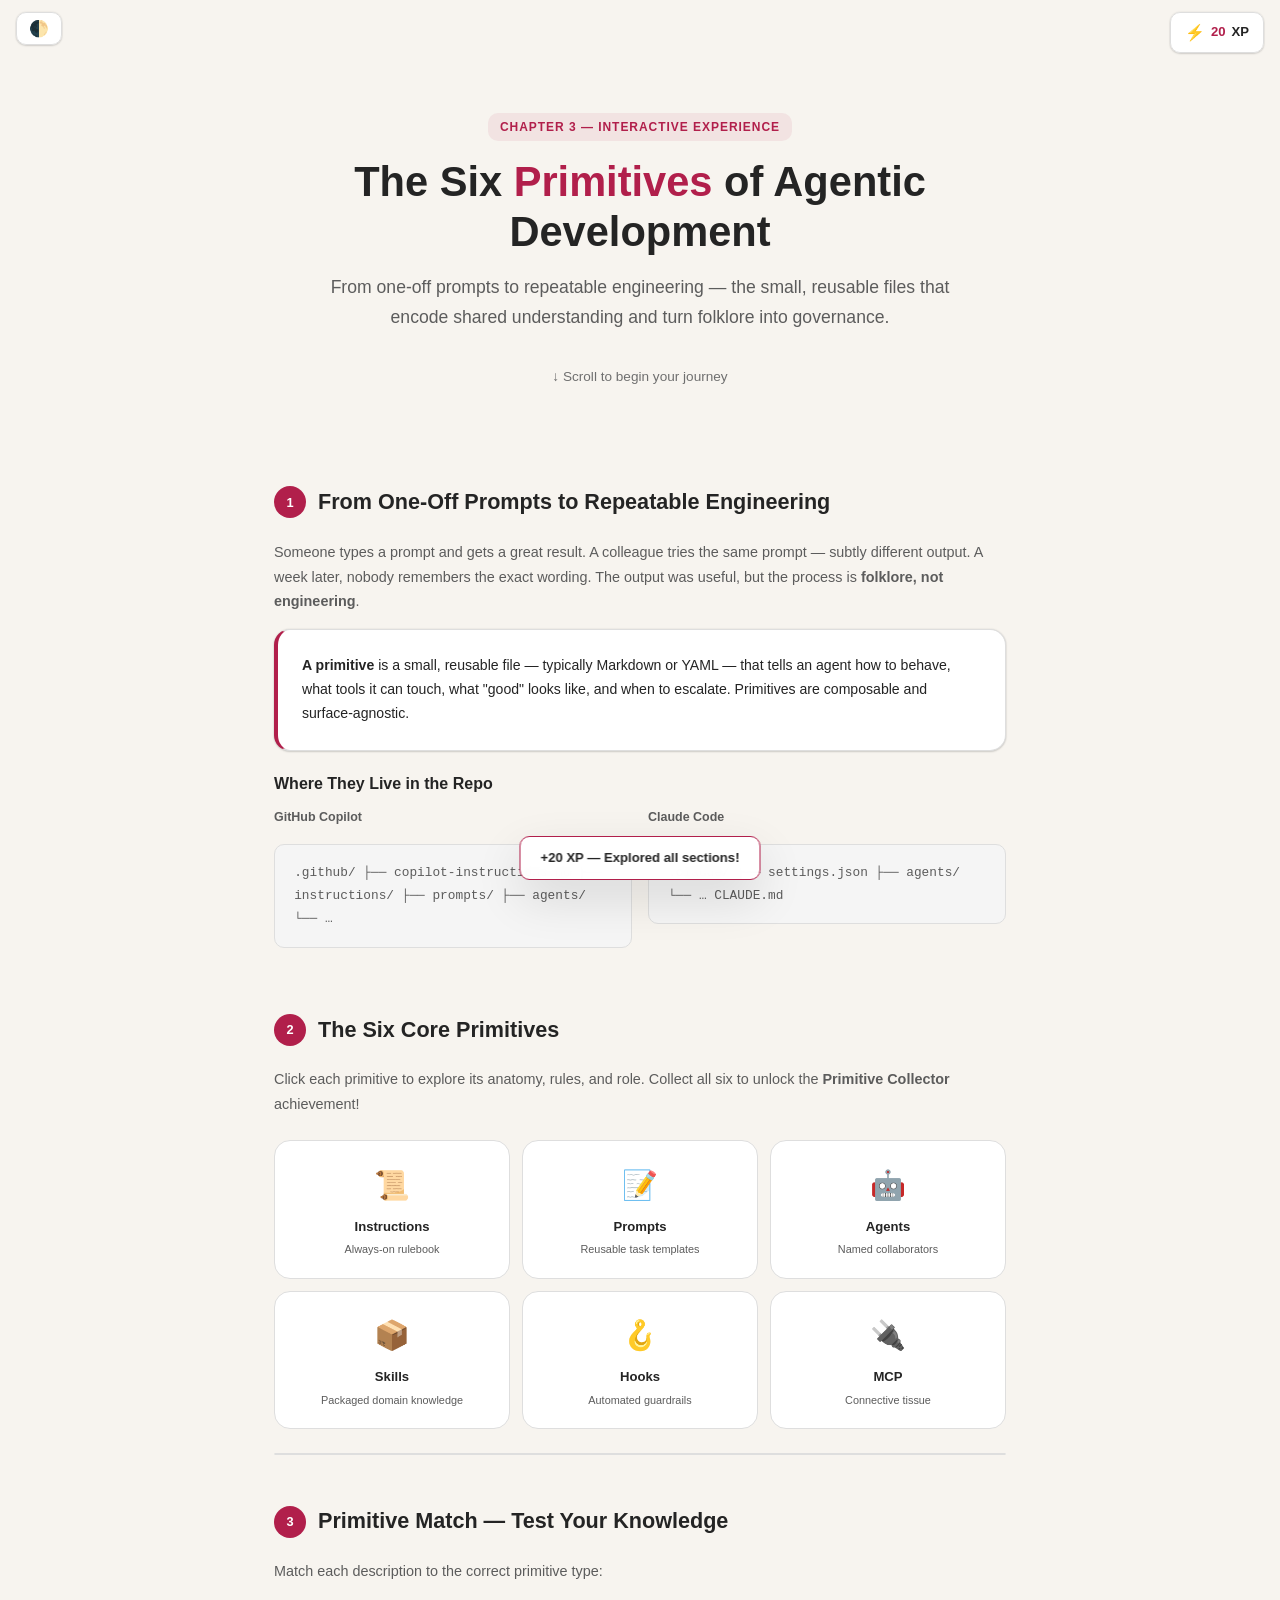
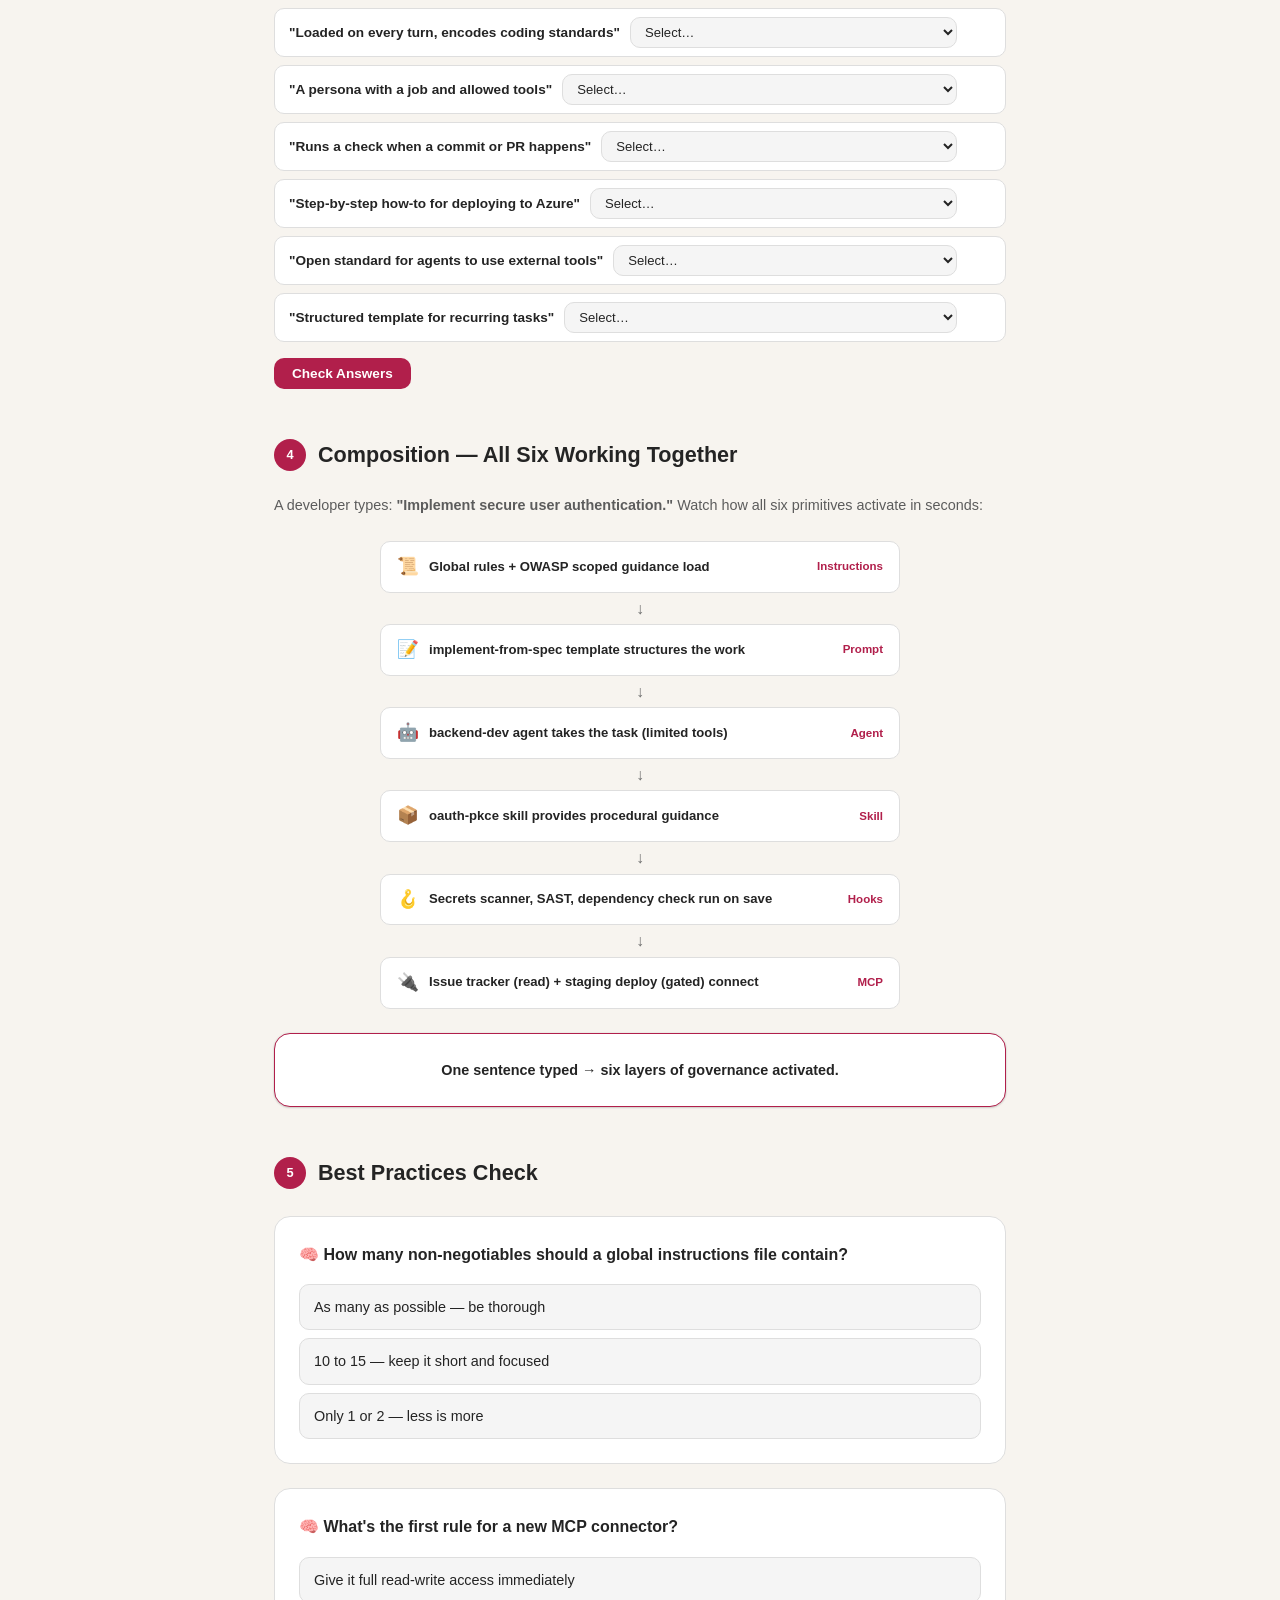
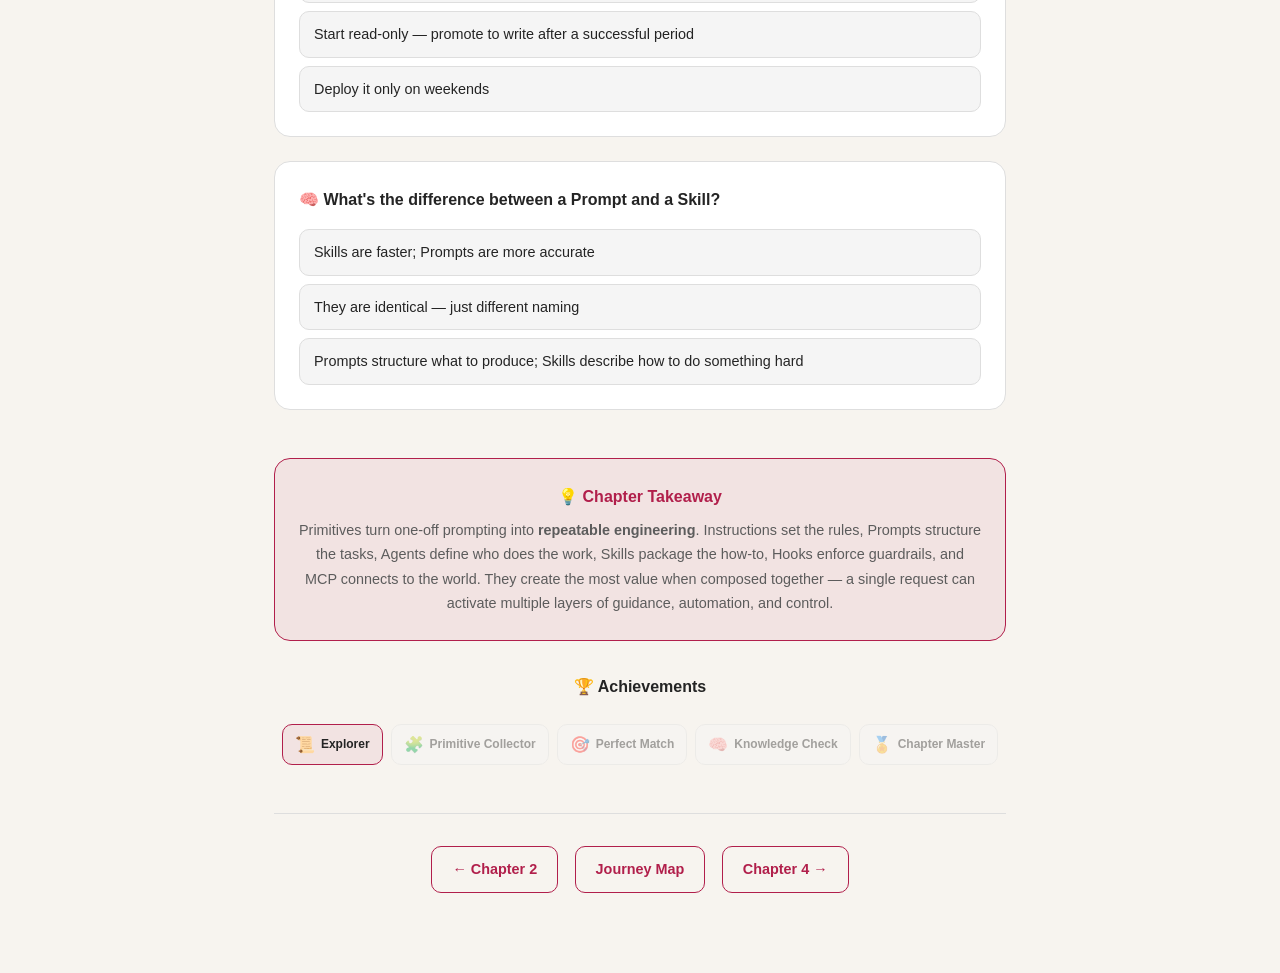
<file: chapter3/chapter3-landing.html>
<!DOCTYPE html>
<html lang="en">
<head>
    <meta charset="UTF-8">
    <meta name="viewport" content="width=device-width, initial-scale=1.0">
    <title>Chapter 3 — Primitives: The Building Blocks of Agentic Development</title>
    <script>
      (() => {
        const param = new URLSearchParams(window.location.search).get("scoutTheme");
        const theme =
          param || (window.matchMedia("(prefers-color-scheme: dark)").matches ? "dark" : "light");
        document.documentElement.setAttribute("data-theme", theme);
      })();
    </script>
    <style>
:root {
  color-scheme: light;
  --cp-bg: #f7f4ef;
  --cp-bg-elevated: #fcfbf8;
  --cp-surface: #ffffff;
  --cp-surface-soft: #f5f5f5;
  --cp-border: #dedede;
  --cp-border-strong: #919191;
  --cp-text: #242424;
  --cp-text-muted: #5c5c5c;
  --cp-text-soft: #6f6f6f;
  --cp-accent: #b11f4b;
  --cp-accent-hover: #9a1a41;
  --cp-accent-soft: rgba(177, 31, 75, 0.08);
  --cp-accent-fg: #ffffff;
  --cp-success: #16a34a;
  --cp-danger: #dc2626;
  --cp-warning: #f59e0b;
  --cp-link: #0078d4;
  --cp-shadow: 0 18px 48px rgba(0, 0, 0, 0.12);
  --cp-overlay: rgba(255, 255, 255, 0.8);
  --cp-panel: rgba(255, 255, 255, 0.86);
  --cp-panel-strong: rgba(255, 255, 255, 0.96);
  --cp-sheen: rgba(255, 255, 255, 0.55);
  --cp-highlight: rgba(177, 31, 75, 0.12);
}
html[data-theme="dark"] {
  color-scheme: dark;
  --cp-bg: #3d3b3a;
  --cp-bg-elevated: #343231;
  --cp-surface: #292929;
  --cp-surface-soft: #2e2e2e;
  --cp-border: #474747;
  --cp-border-strong: #5f5f5f;
  --cp-text: #dedede;
  --cp-text-muted: #919191;
  --cp-text-soft: #b0b0b0;
  --cp-accent: #fd8ea1;
  --cp-accent-hover: #fb7b91;
  --cp-accent-soft: rgba(253, 142, 161, 0.14);
  --cp-accent-fg: #1a1a1a;
  --cp-success: #4ade80;
  --cp-danger: #f87171;
  --cp-warning: #fbbf24;
  --cp-link: #4da6ff;
  --cp-shadow: 0 18px 48px rgba(0, 0, 0, 0.32);
  --cp-overlay: rgba(41, 41, 41, 0.88);
  --cp-panel: rgba(41, 41, 41, 0.72);
  --cp-panel-strong: rgba(41, 41, 41, 0.96);
  --cp-sheen: rgba(255, 255, 255, 0.04);
  --cp-highlight: rgba(253, 142, 161, 0.12);
}

* { margin: 0; padding: 0; box-sizing: border-box; }

body {
    font-family: "Segoe UI", Aptos, Calibri, -apple-system, BlinkMacSystemFont, sans-serif;
    background: var(--cp-bg);
    color: var(--cp-text);
    line-height: 1.7;
    min-height: 100vh;
    overflow-x: hidden;
}

#progress-bar {
    position: fixed; top: 0; left: 0; height: 4px;
    background: var(--cp-accent); z-index: 1000;
    transition: width 0.3s ease; width: 0%;
}
#xp-counter {
    position: fixed; top: 12px; right: 16px;
    background: var(--cp-panel-strong); border: 1px solid var(--cp-border);
    border-radius: 0.625rem; padding: 6px 14px; font-size: 0.82rem; font-weight: 600;
    z-index: 999; display: flex; align-items: center; gap: 6px;
    backdrop-filter: blur(8px);
    box-shadow: 0 0 2px rgba(0,0,0,0.12), 0 1px 2px rgba(0,0,0,0.14);
}
#xp-counter .xp-icon { font-size: 1rem; }
#xp-counter .xp-value { color: var(--cp-accent); }
#theme-toggle {
    position: fixed; top: 12px; left: 16px;
    background: var(--cp-panel-strong); border: 1px solid var(--cp-border);
    border-radius: 0.625rem; padding: 6px 12px; font-size: 1rem;
    cursor: pointer; z-index: 999; color: var(--cp-text);
    backdrop-filter: blur(8px);
    box-shadow: 0 0 2px rgba(0,0,0,0.12), 0 1px 2px rgba(0,0,0,0.14);
}

.container { max-width: 780px; margin: 0 auto; padding: 2rem 1.5rem; }

/* Hero */
.hero { text-align: center; padding: 5rem 1rem 3rem; }
.hero-badge {
    display: inline-block; background: var(--cp-accent-soft); color: var(--cp-accent);
    font-size: 0.75rem; font-weight: 600; text-transform: uppercase; letter-spacing: 0.08em;
    padding: 4px 12px; border-radius: 0.625rem; margin-bottom: 1rem;
}
.hero h1 { font-size: clamp(1.8rem, 5vw, 2.6rem); font-weight: 700; line-height: 1.2; margin-bottom: 1rem; }
.hero h1 .accent { color: var(--cp-accent); }
.hero .subtitle { font-size: 1.1rem; color: var(--cp-text-muted); max-width: 620px; margin: 0 auto 2rem; }
.hero .cta-hint { font-size: 0.85rem; color: var(--cp-text-soft); animation: bounce 2s infinite; }
@keyframes bounce { 0%,100%{transform:translateY(0)} 50%{transform:translateY(6px)} }

/* Sections */
.section { margin: 3rem 0; opacity: 0; transform: translateY(30px); transition: opacity 0.6s ease, transform 0.6s ease; }
.section.visible { opacity: 1; transform: translateY(0); }
.section-header { display: flex; align-items: center; gap: 12px; margin-bottom: 1.2rem; }
.section-number {
    background: var(--cp-accent); color: var(--cp-accent-fg);
    width: 32px; height: 32px; border-radius: 50%;
    display: flex; align-items: center; justify-content: center;
    font-size: 0.8rem; font-weight: 700; flex-shrink: 0;
}
.section-title { font-size: 1.35rem; font-weight: 700; }

/* Cards */
.card {
    background: var(--cp-surface); border: 1px solid var(--cp-border); border-radius: 16px;
    padding: 1.5rem; margin-bottom: 1.2rem;
    box-shadow: 0 0 2px rgba(0,0,0,0.12), 0 1px 2px rgba(0,0,0,0.14);
    transition: border-color 0.2s, box-shadow 0.2s;
}
.card:hover { border-color: var(--cp-accent); box-shadow: 0 4px 16px rgba(0,0,0,0.08); }

/* Primitive Hex Grid */
.hex-grid {
    display: grid;
    grid-template-columns: repeat(3, 1fr);
    gap: 12px;
    margin: 1.5rem 0;
}
.hex-card {
    background: var(--cp-surface); border: 1px solid var(--cp-border); border-radius: 16px;
    padding: 1.2rem 1rem; text-align: center;
    cursor: pointer; transition: all 0.3s; position: relative;
}
.hex-card:hover { transform: translateY(-3px); border-color: var(--cp-accent); }
.hex-card.explored { border-color: var(--cp-success); }
.hex-card.explored::after {
    content: '✓'; position: absolute; top: 8px; right: 10px;
    font-size: 0.7rem; color: var(--cp-success); font-weight: 700;
}
.hex-icon { font-size: 1.8rem; margin-bottom: 0.4rem; }
.hex-title { font-weight: 700; font-size: 0.82rem; }
.hex-tag { font-size: 0.68rem; color: var(--cp-text-muted); margin-top: 2px; }

/* Primitive Detail Panel */
.prim-panel {
    background: var(--cp-surface); border: 1px solid var(--cp-border); border-radius: 16px;
    padding: 0; margin: 1rem 0; overflow: hidden;
    max-height: 0; transition: max-height 0.5s ease, padding 0.3s ease, border-color 0.3s;
}
.prim-panel.open {
    max-height: 1200px; padding: 1.5rem;
    border-color: var(--cp-accent);
}
.prim-panel h3 { font-size: 1rem; margin-bottom: 0.6rem; display: flex; align-items: center; gap: 8px; }
.prim-panel p, .prim-panel li { font-size: 0.85rem; color: var(--cp-text-muted); line-height: 1.7; }
.prim-panel ul { padding-left: 1.2rem; margin: 0.5rem 0; }
.prim-panel li { margin-bottom: 0.3rem; }

/* Code Block */
.code-block {
    background: var(--cp-surface-soft); border: 1px solid var(--cp-border);
    border-radius: 0.625rem; padding: 1rem; margin: 0.8rem 0;
    font-family: Consolas, "Courier New", monospace; font-size: 0.78rem;
    overflow-x: auto; white-space: pre; color: var(--cp-text-muted);
    line-height: 1.5;
}

/* Folder tree */
.folder-tree {
    background: var(--cp-surface-soft); border: 1px solid var(--cp-border);
    border-radius: 0.625rem; padding: 1rem 1.2rem; margin: 1rem 0;
    font-family: Consolas, "Courier New", monospace; font-size: 0.8rem;
    line-height: 1.8; color: var(--cp-text-muted);
}

/* Composition Flow */
.comp-flow {
    display: flex; flex-direction: column; gap: 0; margin: 1.5rem 0;
    align-items: center;
}
.comp-step {
    background: var(--cp-surface); border: 1px solid var(--cp-border);
    border-radius: 0.625rem; padding: 10px 16px; width: 100%; max-width: 520px;
    display: flex; align-items: center; gap: 10px;
    transition: border-color 0.3s, background 0.3s;
    cursor: default;
}
.comp-step:hover { border-color: var(--cp-accent); background: var(--cp-accent-soft); }
.comp-step .step-icon { font-size: 1.1rem; flex-shrink: 0; }
.comp-step .step-label { font-size: 0.82rem; font-weight: 600; }
.comp-step .step-prim { font-size: 0.72rem; color: var(--cp-accent); margin-left: auto; font-weight: 600; }
.comp-arrow { color: var(--cp-text-soft); font-size: 1rem; padding: 2px 0; }

/* Quiz */
.quiz-box {
    background: var(--cp-surface); border: 1px solid var(--cp-border); border-radius: 16px;
    padding: 1.5rem; margin: 1.5rem 0;
}
.quiz-question { font-weight: 600; margin-bottom: 1rem; font-size: 1rem; }
.quiz-options { display: flex; flex-direction: column; gap: 8px; }
.quiz-option {
    background: var(--cp-surface-soft); border: 1px solid var(--cp-border); border-radius: 0.625rem;
    padding: 10px 14px; cursor: pointer; font-size: 0.9rem; transition: all 0.2s; user-select: none;
}
.quiz-option:hover { border-color: var(--cp-accent); background: var(--cp-accent-soft); }
.quiz-option.correct { border-color: var(--cp-success); background: rgba(22,163,74,0.1); }
.quiz-option.wrong { border-color: var(--cp-danger); background: rgba(220,38,38,0.1); }
.quiz-feedback { margin-top: 0.8rem; font-size: 0.85rem; color: var(--cp-text-muted); display: none; }
.quiz-feedback.show { display: block; }

/* Drag-and-drop match game */
.match-game { margin: 1.5rem 0; }
.match-row {
    display: flex; align-items: center; gap: 10px; margin-bottom: 8px;
    background: var(--cp-surface); border: 1px solid var(--cp-border);
    border-radius: 0.625rem; padding: 8px 14px;
}
.match-label { font-size: 0.85rem; font-weight: 600; min-width: 100px; }
.match-select {
    flex: 1; background: var(--cp-surface-soft); border: 1px solid var(--cp-border);
    border-radius: 0.625rem; padding: 6px 10px; font-size: 0.82rem;
    color: var(--cp-text); font-family: inherit; cursor: pointer;
    appearance: auto;
}
.match-result { font-size: 0.85rem; min-width: 24px; text-align: center; }
.match-submit {
    display: inline-flex; align-items: center; gap: 6px;
    background: var(--cp-accent); color: var(--cp-accent-fg);
    border: none; border-radius: 0.625rem; padding: 8px 18px;
    font-size: 0.85rem; font-weight: 600; cursor: pointer;
    margin-top: 8px; transition: background 0.2s;
}
.match-submit:hover { background: var(--cp-accent-hover); }
.match-feedback {
    font-size: 0.85rem; color: var(--cp-text-muted); margin-top: 0.6rem; display: none;
}
.match-feedback.show { display: block; }

/* Takeaway */
.takeaway {
    background: var(--cp-accent-soft); border: 1px solid var(--cp-accent); border-radius: 16px;
    padding: 1.5rem; margin: 2rem 0; text-align: center;
}
.takeaway h3 { color: var(--cp-accent); font-size: 1rem; margin-bottom: 0.5rem; }
.takeaway p { font-size: 0.9rem; color: var(--cp-text-muted); }

/* Achievements */
.achievements { display: flex; flex-wrap: wrap; gap: 8px; margin: 1.5rem 0; justify-content: center; }
.achievement {
    display: flex; align-items: center; gap: 6px;
    background: var(--cp-surface-soft); border: 1px solid var(--cp-border);
    border-radius: 0.625rem; padding: 6px 12px; font-size: 0.75rem; font-weight: 600;
    opacity: 0.4; transition: opacity 0.5s, border-color 0.3s, background 0.3s;
}
.achievement.unlocked { opacity: 1; border-color: var(--cp-accent); background: var(--cp-accent-soft); }
.achievement .badge-icon { font-size: 1rem; }

/* Footer nav */
.footer-nav {
    text-align: center; padding: 2rem 0 3rem;
    border-top: 1px solid var(--cp-border); margin-top: 3rem;
}
.footer-nav a {
    display: inline-flex; align-items: center; gap: 8px;
    color: var(--cp-accent); text-decoration: none; font-weight: 600; font-size: 0.9rem;
    padding: 10px 20px; border: 1px solid var(--cp-accent); border-radius: 0.625rem;
    transition: background 0.2s; margin: 0 6px;
}
.footer-nav a:hover { background: var(--cp-accent-soft); }

/* Toast */
.toast {
    position: fixed; bottom: 20px; left: 50%;
    transform: translateX(-50%) translateY(100px);
    background: var(--cp-panel-strong); border: 1px solid var(--cp-accent);
    border-radius: 0.625rem; padding: 10px 20px; font-size: 0.82rem; font-weight: 600;
    z-index: 1000; transition: transform 0.4s ease;
    backdrop-filter: blur(8px); box-shadow: 0 18px 48px rgba(0,0,0,0.12);
}
.toast.show { transform: translateX(-50%) translateY(0); }

@media (max-width: 600px) {
    .container { padding: 1rem; }
    .hero { padding: 3rem 0.5rem 2rem; }
    .hex-grid { grid-template-columns: repeat(2, 1fr); }
}
    </style>
</head>
<body>
    <div id="progress-bar"></div>
    <div id="xp-counter"><span class="xp-icon">⚡</span> <span class="xp-value" id="xp-value">0</span> XP</div>
    <button id="theme-toggle" onclick="toggleTheme()">🌓</button>

    <div class="container">
        <!-- HERO -->
        <section class="hero">
            <div class="hero-badge">Chapter 3 — Interactive Experience</div>
            <h1>The Six <span class="accent">Primitives</span> of Agentic Development</h1>
            <p class="subtitle">From one-off prompts to repeatable engineering — the small, reusable files that encode shared understanding and turn folklore into governance.</p>
            <p class="cta-hint">↓ Scroll to begin your journey</p>
        </section>

        <!-- SECTION 1: From Prompts to Engineering -->
        <section class="section" data-section="1">
            <div class="section-header">
                <div class="section-number">1</div>
                <h2 class="section-title">From One-Off Prompts to Repeatable Engineering</h2>
            </div>
            <p style="color: var(--cp-text-muted); font-size: 0.9rem; margin-bottom: 1rem;">
                Someone types a prompt and gets a great result. A colleague tries the same prompt — subtly different output. A week later, nobody remembers the exact wording. The output was useful, but the process is <strong>folklore, not engineering</strong>.
            </p>
            <div class="card" style="border-left: 4px solid var(--cp-accent);">
                <p style="font-size: 0.88rem;"><strong>A primitive</strong> is a small, reusable file — typically Markdown or YAML — that tells an agent how to behave, what tools it can touch, what "good" looks like, and when to escalate. Primitives are composable and surface-agnostic.</p>
            </div>

            <h3 style="font-size: 1rem; margin: 1.2rem 0 0.6rem;">Where They Live in the Repo</h3>
            <div style="display: grid; grid-template-columns: 1fr 1fr; gap: 1rem;">
                <div>
                    <p style="font-size: 0.78rem; font-weight: 600; margin-bottom: 4px; color: var(--cp-text-muted);">GitHub Copilot</p>
                    <div class="folder-tree">.github/
├── copilot-instructions.md
├── instructions/
├── prompts/
├── agents/
└── …</div>
                </div>
                <div>
                    <p style="font-size: 0.78rem; font-weight: 600; margin-bottom: 4px; color: var(--cp-text-muted);">Claude Code</p>
                    <div class="folder-tree">.claude/
├── settings.json
├── agents/
└── …
CLAUDE.md</div>
                </div>
            </div>
        </section>

        <!-- SECTION 2: The Six Primitives -->
        <section class="section" data-section="2">
            <div class="section-header">
                <div class="section-number">2</div>
                <h2 class="section-title">The Six Core Primitives</h2>
            </div>
            <p style="color: var(--cp-text-muted); font-size: 0.9rem; margin-bottom: 1rem;">
                Click each primitive to explore its anatomy, rules, and role. Collect all six to unlock the <strong>Primitive Collector</strong> achievement!
            </p>

            <div class="hex-grid">
                <div class="hex-card" onclick="showPrimitive(0)" id="hex-0">
                    <div class="hex-icon">📜</div>
                    <div class="hex-title">Instructions</div>
                    <div class="hex-tag">Always-on rulebook</div>
                </div>
                <div class="hex-card" onclick="showPrimitive(1)" id="hex-1">
                    <div class="hex-icon">📝</div>
                    <div class="hex-title">Prompts</div>
                    <div class="hex-tag">Reusable task templates</div>
                </div>
                <div class="hex-card" onclick="showPrimitive(2)" id="hex-2">
                    <div class="hex-icon">🤖</div>
                    <div class="hex-title">Agents</div>
                    <div class="hex-tag">Named collaborators</div>
                </div>
                <div class="hex-card" onclick="showPrimitive(3)" id="hex-3">
                    <div class="hex-icon">📦</div>
                    <div class="hex-title">Skills</div>
                    <div class="hex-tag">Packaged domain knowledge</div>
                </div>
                <div class="hex-card" onclick="showPrimitive(4)" id="hex-4">
                    <div class="hex-icon">🪝</div>
                    <div class="hex-title">Hooks</div>
                    <div class="hex-tag">Automated guardrails</div>
                </div>
                <div class="hex-card" onclick="showPrimitive(5)" id="hex-5">
                    <div class="hex-icon">🔌</div>
                    <div class="hex-title">MCP</div>
                    <div class="hex-tag">Connective tissue</div>
                </div>
            </div>

            <div class="prim-panel" id="prim-panel">
                <div id="prim-content"></div>
            </div>
        </section>

        <!-- SECTION 3: Match Game -->
        <section class="section" data-section="3">
            <div class="section-header">
                <div class="section-number">3</div>
                <h2 class="section-title">Primitive Match — Test Your Knowledge</h2>
            </div>
            <p style="color: var(--cp-text-muted); font-size: 0.9rem; margin-bottom: 1rem;">
                Match each description to the correct primitive type:
            </p>
            <div class="match-game" id="match-game">
                <div class="match-row">
                    <span class="match-label">"Loaded on every turn, encodes coding standards"</span>
                    <select class="match-select" data-answer="instructions">
                        <option value="">Select…</option>
                        <option value="instructions">Instructions</option>
                        <option value="prompts">Prompts</option>
                        <option value="agents">Agents</option>
                        <option value="skills">Skills</option>
                        <option value="hooks">Hooks</option>
                        <option value="mcp">MCP</option>
                    </select>
                    <span class="match-result" id="mr-0"></span>
                </div>
                <div class="match-row">
                    <span class="match-label">"A persona with a job and allowed tools"</span>
                    <select class="match-select" data-answer="agents">
                        <option value="">Select…</option>
                        <option value="instructions">Instructions</option>
                        <option value="prompts">Prompts</option>
                        <option value="agents">Agents</option>
                        <option value="skills">Skills</option>
                        <option value="hooks">Hooks</option>
                        <option value="mcp">MCP</option>
                    </select>
                    <span class="match-result" id="mr-1"></span>
                </div>
                <div class="match-row">
                    <span class="match-label">"Runs a check when a commit or PR happens"</span>
                    <select class="match-select" data-answer="hooks">
                        <option value="">Select…</option>
                        <option value="instructions">Instructions</option>
                        <option value="prompts">Prompts</option>
                        <option value="agents">Agents</option>
                        <option value="skills">Skills</option>
                        <option value="hooks">Hooks</option>
                        <option value="mcp">MCP</option>
                    </select>
                    <span class="match-result" id="mr-2"></span>
                </div>
                <div class="match-row">
                    <span class="match-label">"Step-by-step how-to for deploying to Azure"</span>
                    <select class="match-select" data-answer="skills">
                        <option value="">Select…</option>
                        <option value="instructions">Instructions</option>
                        <option value="prompts">Prompts</option>
                        <option value="agents">Agents</option>
                        <option value="skills">Skills</option>
                        <option value="hooks">Hooks</option>
                        <option value="mcp">MCP</option>
                    </select>
                    <span class="match-result" id="mr-3"></span>
                </div>
                <div class="match-row">
                    <span class="match-label">"Open standard for agents to use external tools"</span>
                    <select class="match-select" data-answer="mcp">
                        <option value="">Select…</option>
                        <option value="instructions">Instructions</option>
                        <option value="prompts">Prompts</option>
                        <option value="agents">Agents</option>
                        <option value="skills">Skills</option>
                        <option value="hooks">Hooks</option>
                        <option value="mcp">MCP</option>
                    </select>
                    <span class="match-result" id="mr-4"></span>
                </div>
                <div class="match-row">
                    <span class="match-label">"Structured template for recurring tasks"</span>
                    <select class="match-select" data-answer="prompts">
                        <option value="">Select…</option>
                        <option value="instructions">Instructions</option>
                        <option value="prompts">Prompts</option>
                        <option value="agents">Agents</option>
                        <option value="skills">Skills</option>
                        <option value="hooks">Hooks</option>
                        <option value="mcp">MCP</option>
                    </select>
                    <span class="match-result" id="mr-5"></span>
                </div>
                <button class="match-submit" onclick="checkMatch()">Check Answers</button>
                <div class="match-feedback" id="match-feedback"></div>
            </div>
        </section>

        <!-- SECTION 4: Composition -->
        <section class="section" data-section="4">
            <div class="section-header">
                <div class="section-number">4</div>
                <h2 class="section-title">Composition — All Six Working Together</h2>
            </div>
            <p style="color: var(--cp-text-muted); font-size: 0.9rem; margin-bottom: 1rem;">
                A developer types: <strong>"Implement secure user authentication."</strong> Watch how all six primitives activate in seconds:
            </p>

            <div class="comp-flow" id="comp-flow">
                <div class="comp-step" id="cs-0">
                    <span class="step-icon">📜</span>
                    <span class="step-label">Global rules + OWASP scoped guidance load</span>
                    <span class="step-prim">Instructions</span>
                </div>
                <div class="comp-arrow">↓</div>
                <div class="comp-step" id="cs-1">
                    <span class="step-icon">📝</span>
                    <span class="step-label">implement-from-spec template structures the work</span>
                    <span class="step-prim">Prompt</span>
                </div>
                <div class="comp-arrow">↓</div>
                <div class="comp-step" id="cs-2">
                    <span class="step-icon">🤖</span>
                    <span class="step-label">backend-dev agent takes the task (limited tools)</span>
                    <span class="step-prim">Agent</span>
                </div>
                <div class="comp-arrow">↓</div>
                <div class="comp-step" id="cs-3">
                    <span class="step-icon">📦</span>
                    <span class="step-label">oauth-pkce skill provides procedural guidance</span>
                    <span class="step-prim">Skill</span>
                </div>
                <div class="comp-arrow">↓</div>
                <div class="comp-step" id="cs-4">
                    <span class="step-icon">🪝</span>
                    <span class="step-label">Secrets scanner, SAST, dependency check run on save</span>
                    <span class="step-prim">Hooks</span>
                </div>
                <div class="comp-arrow">↓</div>
                <div class="comp-step" id="cs-5">
                    <span class="step-icon">🔌</span>
                    <span class="step-label">Issue tracker (read) + staging deploy (gated) connect</span>
                    <span class="step-prim">MCP</span>
                </div>
            </div>
            <div class="card" style="text-align: center; border-color: var(--cp-accent);">
                <p style="font-size: 0.9rem;"><strong>One sentence typed → six layers of governance activated.</strong></p>
            </div>
        </section>

        <!-- SECTION 5: Best Practices Quiz -->
        <section class="section" data-section="5">
            <div class="section-header">
                <div class="section-number">5</div>
                <h2 class="section-title">Best Practices Check</h2>
            </div>

            <div class="quiz-box" id="quiz1">
                <div class="quiz-question">🧠 How many non-negotiables should a global instructions file contain?</div>
                <div class="quiz-options">
                    <div class="quiz-option" data-correct="false" onclick="answerQuiz(this,'quiz1')">As many as possible — be thorough</div>
                    <div class="quiz-option" data-correct="true" onclick="answerQuiz(this,'quiz1')">10 to 15 — keep it short and focused</div>
                    <div class="quiz-option" data-correct="false" onclick="answerQuiz(this,'quiz1')">Only 1 or 2 — less is more</div>
                </div>
                <div class="quiz-feedback" id="quiz1-feedback"></div>
            </div>

            <div class="quiz-box" id="quiz2">
                <div class="quiz-question">🧠 What's the first rule for a new MCP connector?</div>
                <div class="quiz-options">
                    <div class="quiz-option" data-correct="false" onclick="answerQuiz(this,'quiz2')">Give it full read-write access immediately</div>
                    <div class="quiz-option" data-correct="true" onclick="answerQuiz(this,'quiz2')">Start read-only — promote to write after a successful period</div>
                    <div class="quiz-option" data-correct="false" onclick="answerQuiz(this,'quiz2')">Deploy it only on weekends</div>
                </div>
                <div class="quiz-feedback" id="quiz2-feedback"></div>
            </div>

            <div class="quiz-box" id="quiz3">
                <div class="quiz-question">🧠 What's the difference between a Prompt and a Skill?</div>
                <div class="quiz-options">
                    <div class="quiz-option" data-correct="false" onclick="answerQuiz(this,'quiz3')">Skills are faster; Prompts are more accurate</div>
                    <div class="quiz-option" data-correct="false" onclick="answerQuiz(this,'quiz3')">They are identical — just different naming</div>
                    <div class="quiz-option" data-correct="true" onclick="answerQuiz(this,'quiz3')">Prompts structure what to produce; Skills describe how to do something hard</div>
                </div>
                <div class="quiz-feedback" id="quiz3-feedback"></div>
            </div>
        </section>

        <!-- TAKEAWAY -->
        <section class="section" data-section="6">
            <div class="takeaway">
                <h3>💡 Chapter Takeaway</h3>
                <p>Primitives turn one-off prompting into <strong>repeatable engineering</strong>. Instructions set the rules, Prompts structure the tasks, Agents define who does the work, Skills package the how-to, Hooks enforce guardrails, and MCP connects to the world. They create the most value when composed together — a single request can activate multiple layers of guidance, automation, and control.</p>
            </div>

            <h3 style="text-align: center; font-size: 1rem; margin-bottom: 1rem;">🏆 Achievements</h3>
            <div class="achievements">
                <div class="achievement" id="ach-scroll"><span class="badge-icon">📜</span> Explorer</div>
                <div class="achievement" id="ach-prims"><span class="badge-icon">🧩</span> Primitive Collector</div>
                <div class="achievement" id="ach-match"><span class="badge-icon">🎯</span> Perfect Match</div>
                <div class="achievement" id="ach-quiz"><span class="badge-icon">🧠</span> Knowledge Check</div>
                <div class="achievement" id="ach-all"><span class="badge-icon">🏅</span> Chapter Master</div>
            </div>
        </section>

        <div class="footer-nav">
            <a href="../chapter2/chapter2-landing.html">← Chapter 2</a>
            <a href="../before%20you%20start/before-you-start.html">Journey Map</a>
            <a href="../chapter4/chapter4-landing.html">Chapter 4 →</a>
        </div>
    </div>

    <div class="toast" id="toast"></div>

    <script>
    // ========== STATE ==========
    let xp = 0;
    let primsExplored = new Set();
    let quizAnswered = { quiz1: false, quiz2: false, quiz3: false };
    let quizCorrect = { quiz1: false, quiz2: false, quiz3: false };
    let matchChecked = false;
    let sectionsVisible = new Set();

    // ========== PRIMITIVE DATA ==========
    const PRIMS = [
        {
            title: '📜 Instructions — The Always-On Rulebook',
            body: `<p>Instructions are the <strong>gravity</strong> of your repository. Loaded automatically on every interaction, they shape every output silently.</p>
<ul>
<li><strong>Global:</strong> <code>.github/copilot-instructions.md</code> or <code>CLAUDE.md</code></li>
<li><strong>Scoped:</strong> <code>.github/instructions/</code> with <code>applyTo</code> globs</li>
</ul>
<p><strong>Key rules:</strong></p>
<ul>
<li>Keep it to 10–15 non-negotiables</li>
<li>Prefer scoped files over conditional language</li>
<li>Review monthly — instructions rot quickly</li>
<li>Never put secrets in instructions</li>
</ul>`
        },
        {
            title: '📝 Prompts — Reusable Task Templates',
            body: `<p>Prompts are templates for recurring work. They force <strong>structured output</strong> — a spec with named sections, a PR review with a checklist, a test plan with coverage targets.</p>
<ul>
<li><strong>Location:</strong> <code>.github/prompts/&lt;name&gt;.prompt.md</code></li>
<li><strong>Anatomy:</strong> YAML frontmatter (description, argument hints) + Markdown body</li>
</ul>
<p><strong>Key rules:</strong></p>
<ul>
<li>Prefer fixed outlines over open-ended instructions</li>
<li>Use context-injection links, not pasted content</li>
<li>Name by intent: <code>customer-input-to-spec</code>, not <code>gpt4-spec-generator</code></li>
</ul>`
        },
        {
            title: '🤖 Agents — Named Collaborators with Scope',
            body: `<p>An agent is a <strong>persona with a job</strong>, a set of allowed tools, and explicit boundaries. Where a prompt is a recipe, an agent is the cook.</p>
<ul>
<li><strong>Location:</strong> <code>.github/agents/&lt;name&gt;.agent.md</code></li>
<li><strong>Anatomy:</strong> Description (trigger), tools list, system prompt with persona + procedure</li>
</ul>
<p><strong>Key rules:</strong></p>
<ul>
<li>Keep the brief on one page — if it spans three, split it</li>
<li>Least privilege — only the tools the agent needs</li>
<li>Make escalation rules explicit</li>
<li>Start with 3–5 agents: spec-writer, test-author, security-reviewer…</li>
</ul>`
        },
        {
            title: '📦 Skills — Packaged Domain Knowledge',
            body: `<p>Skills are the deep <strong>how-to manuals</strong>. An agent says <em>who</em>; a prompt says <em>what</em>; a skill says <strong>how</strong> to do something hard.</p>
<ul>
<li><strong>Location:</strong> <code>.github/skills/&lt;name&gt;/SKILL.md</code> + supporting files</li>
<li><strong>Anatomy:</strong> Procedural guide with steps, templates, pitfalls, and recovery scripts</li>
</ul>
<p><strong>Key rules:</strong></p>
<ul>
<li>3–5 high-leverage skills beat 50 thin ones</li>
<li>Include failure modes — often the most valuable section</li>
<li>Skills = recipes; Instructions = rules</li>
</ul>`
        },
        {
            title: '🪝 Hooks — Automated Guardrails',
            body: `<p>Hooks are where governance becomes <strong>executable</strong>. A trigger tied to a commit, PR, save, or deploy that runs a check automatically.</p>
<ul>
<li><strong>Location:</strong> <code>.github/hooks/&lt;name&gt;.json</code> or <code>.claude/settings.json</code></li>
<li><strong>Anatomy:</strong> Event (when) + Action (shell command, script, or agent run)</li>
</ul>
<p><strong>Key rules:</strong></p>
<ul>
<li>Start with 3: secrets scanner, test runner, policy check</li>
<li>Hooks must be fast — 30 seconds = disabled by the team</li>
<li>Make failure messages actionable, not just "Blocked"</li>
</ul>`
        },
        {
            title: '🔌 MCP — The Connective Tissue',
            body: `<p>The Model Context Protocol lets agents talk to the outside world through a <strong>standard interface</strong>. Without MCP, every agent invents its own integration.</p>
<ul>
<li><strong>Declaration:</strong> <code>.mcp.json</code> or runtime config files</li>
<li><strong>Governance:</strong> Agents declare which MCP tools they may call in frontmatter</li>
</ul>
<p><strong>Key rules:</strong></p>
<ul>
<li>Treat every MCP server as a production dependency</li>
<li>Start read-only — promote to write after success</li>
<li>Log everything — MCP calls are your audit trail</li>
<li>Pin versions — "latest" is for hackathons, not enterprise</li>
</ul>`
        }
    ];

    // ========== CORE FUNCTIONS ==========
    function addXP(amount, reason) {
        xp += amount;
        document.getElementById('xp-value').textContent = xp;
        showToast(`+${amount} XP — ${reason}`);
        checkAchievements();
    }

    function showToast(msg) {
        const toast = document.getElementById('toast');
        toast.textContent = msg;
        toast.classList.add('show');
        setTimeout(() => toast.classList.remove('show'), 2500);
    }

    function toggleTheme() {
        const current = document.documentElement.getAttribute('data-theme');
        document.documentElement.setAttribute('data-theme', current === 'dark' ? 'light' : 'dark');
    }

    function updateProgress() {
        const scrollTop = window.scrollY;
        const docHeight = document.documentElement.scrollHeight - window.innerHeight;
        document.getElementById('progress-bar').style.width = (docHeight > 0 ? (scrollTop / docHeight) * 100 : 0) + '%';
    }

    function revealSections() {
        document.querySelectorAll('.section').forEach(s => {
            if (s.getBoundingClientRect().top < window.innerHeight * 0.85) {
                s.classList.add('visible');
                const num = s.dataset.section;
                if (!sectionsVisible.has(num)) {
                    sectionsVisible.add(num);
                    if (sectionsVisible.size === 6) {
                        addXP(20, 'Explored all sections!');
                        document.getElementById('ach-scroll').classList.add('unlocked');
                    }
                }
            }
        });
    }

    // ========== PRIMITIVES EXPLORER ==========
    function showPrimitive(idx) {
        const panel = document.getElementById('prim-panel');
        const content = document.getElementById('prim-content');
        const hex = document.getElementById('hex-' + idx);

        // Toggle if same is clicked
        if (panel.dataset.current === String(idx) && panel.classList.contains('open')) {
            panel.classList.remove('open');
            panel.dataset.current = '';
            return;
        }

        content.innerHTML = `<h3>${PRIMS[idx].title}</h3>${PRIMS[idx].body}`;
        panel.dataset.current = String(idx);
        panel.classList.add('open');

        if (!primsExplored.has(idx)) {
            primsExplored.add(idx);
            hex.classList.add('explored');
            if (primsExplored.size === 1) addXP(5, 'First primitive explored');
            if (primsExplored.size === 6) {
                addXP(20, 'All six primitives collected!');
                document.getElementById('ach-prims').classList.add('unlocked');
            }
        }
    }

    // ========== MATCH GAME ==========
    function checkMatch() {
        if (matchChecked) return;
        const selects = document.querySelectorAll('.match-select');
        let correct = 0;
        selects.forEach((sel, i) => {
            const result = document.getElementById('mr-' + i);
            if (sel.value === sel.dataset.answer) {
                result.textContent = '✅';
                correct++;
            } else {
                result.textContent = '❌';
            }
        });
        matchChecked = true;
        const fb = document.getElementById('match-feedback');
        if (correct === 6) {
            fb.textContent = `🎉 Perfect! 6/6 correct!`;
            addXP(25, 'Perfect match!');
            document.getElementById('ach-match').classList.add('unlocked');
        } else {
            fb.textContent = `${correct}/6 correct. Nice try!`;
            addXP(5 + correct * 2, `${correct}/6 matched`);
        }
        fb.classList.add('show');
    }

    // ========== QUIZ ==========
    function answerQuiz(el, quizId) {
        if (quizAnswered[quizId]) return;
        quizAnswered[quizId] = true;
        const isCorrect = el.dataset.correct === 'true';
        const feedback = document.getElementById(quizId + '-feedback');
        if (isCorrect) {
            el.classList.add('correct');
            quizCorrect[quizId] = true;
            feedback.textContent = '✅ Correct!';
            addXP(15, 'Correct answer!');
        } else {
            el.classList.add('wrong');
            feedback.textContent = '❌ Not quite. The correct answer is highlighted.';
            el.parentElement.querySelectorAll('.quiz-option').forEach(o => {
                if (o.dataset.correct === 'true') o.classList.add('correct');
            });
            addXP(5, 'Quiz attempted');
        }
        feedback.classList.add('show');
        if (Object.values(quizCorrect).every(v => v)) {
            document.getElementById('ach-quiz').classList.add('unlocked');
        }
    }

    // ========== ACHIEVEMENTS ==========
    function checkAchievements() {
        const ids = ['ach-scroll', 'ach-prims', 'ach-match', 'ach-quiz'];
        if (ids.every(id => document.getElementById(id).classList.contains('unlocked'))) {
            document.getElementById('ach-all').classList.add('unlocked');
            showToast('🏅 Chapter Master unlocked! You mastered Chapter 3!');
        }
    }

    // ========== EVENTS ==========
    window.addEventListener('scroll', () => { updateProgress(); revealSections(); });
    window.addEventListener('load', () => { revealSections(); updateProgress(); });
    </script>
</body>
</html>
</file>
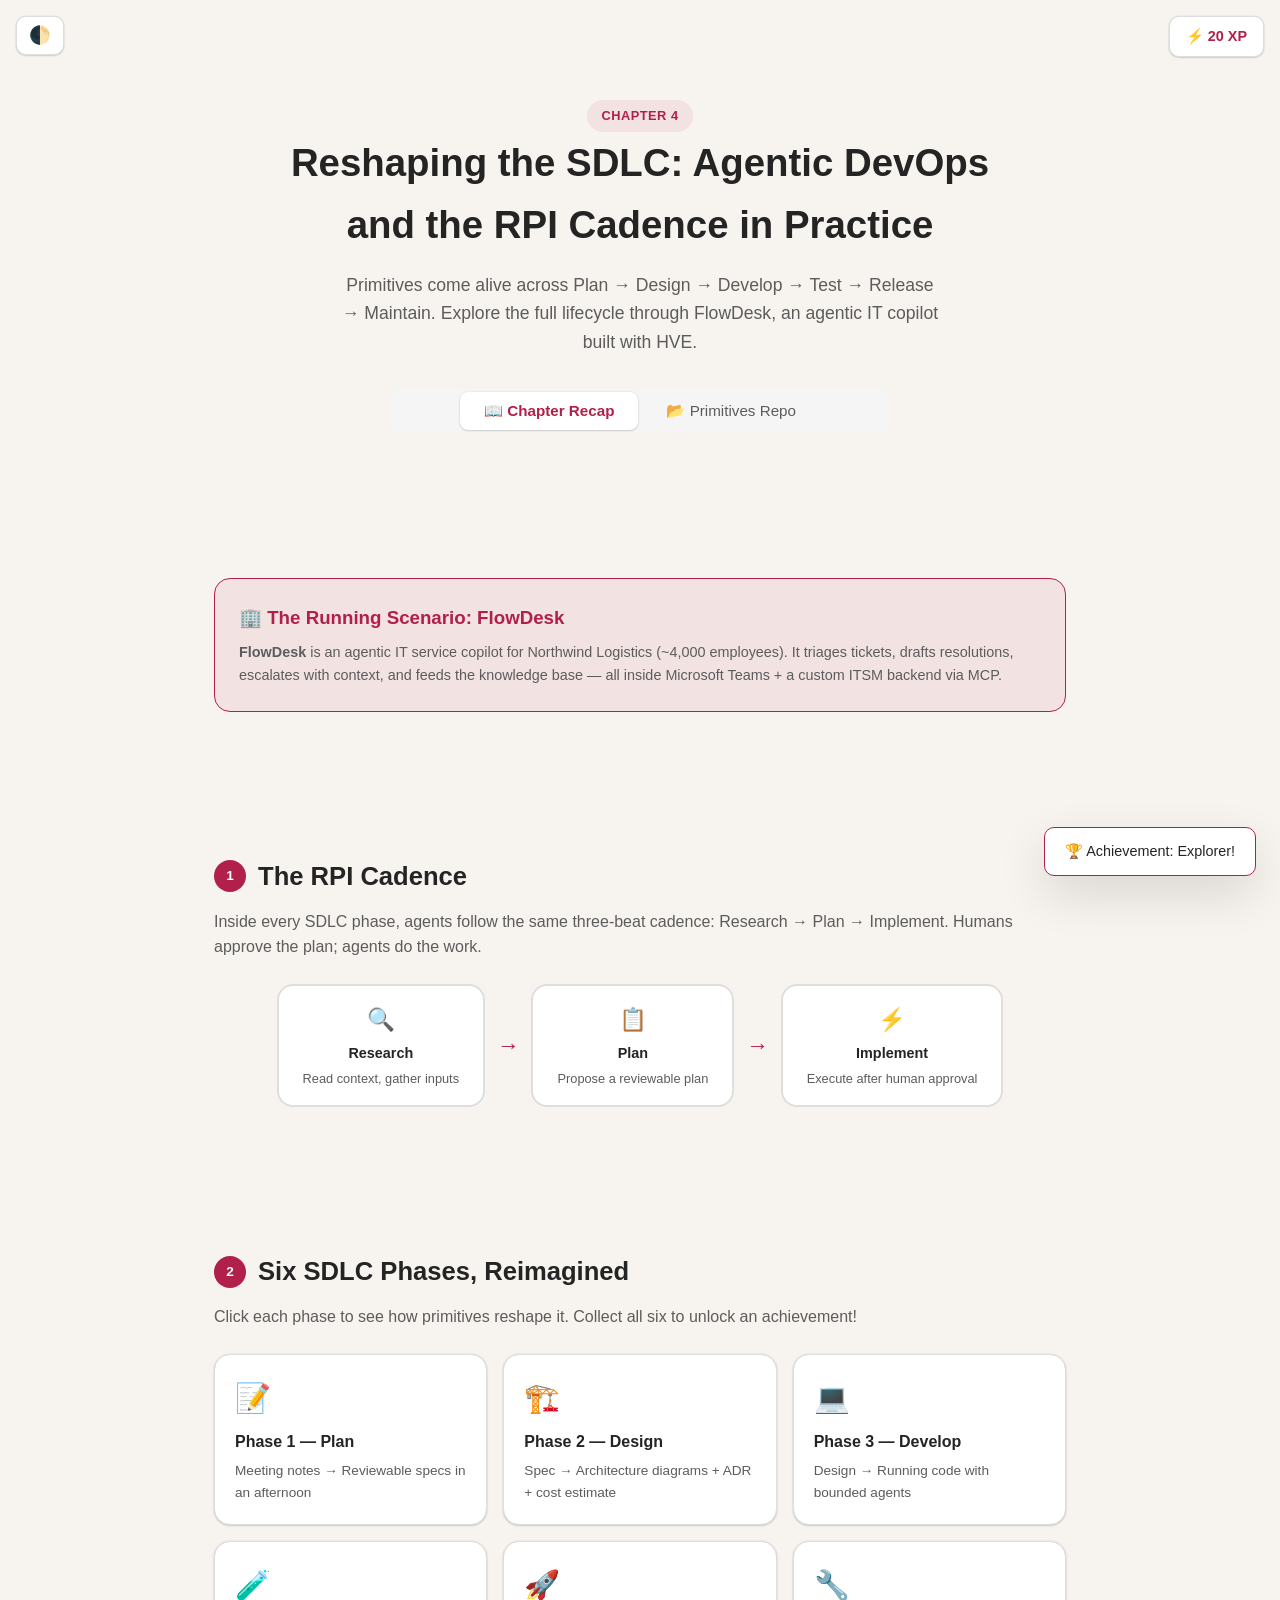
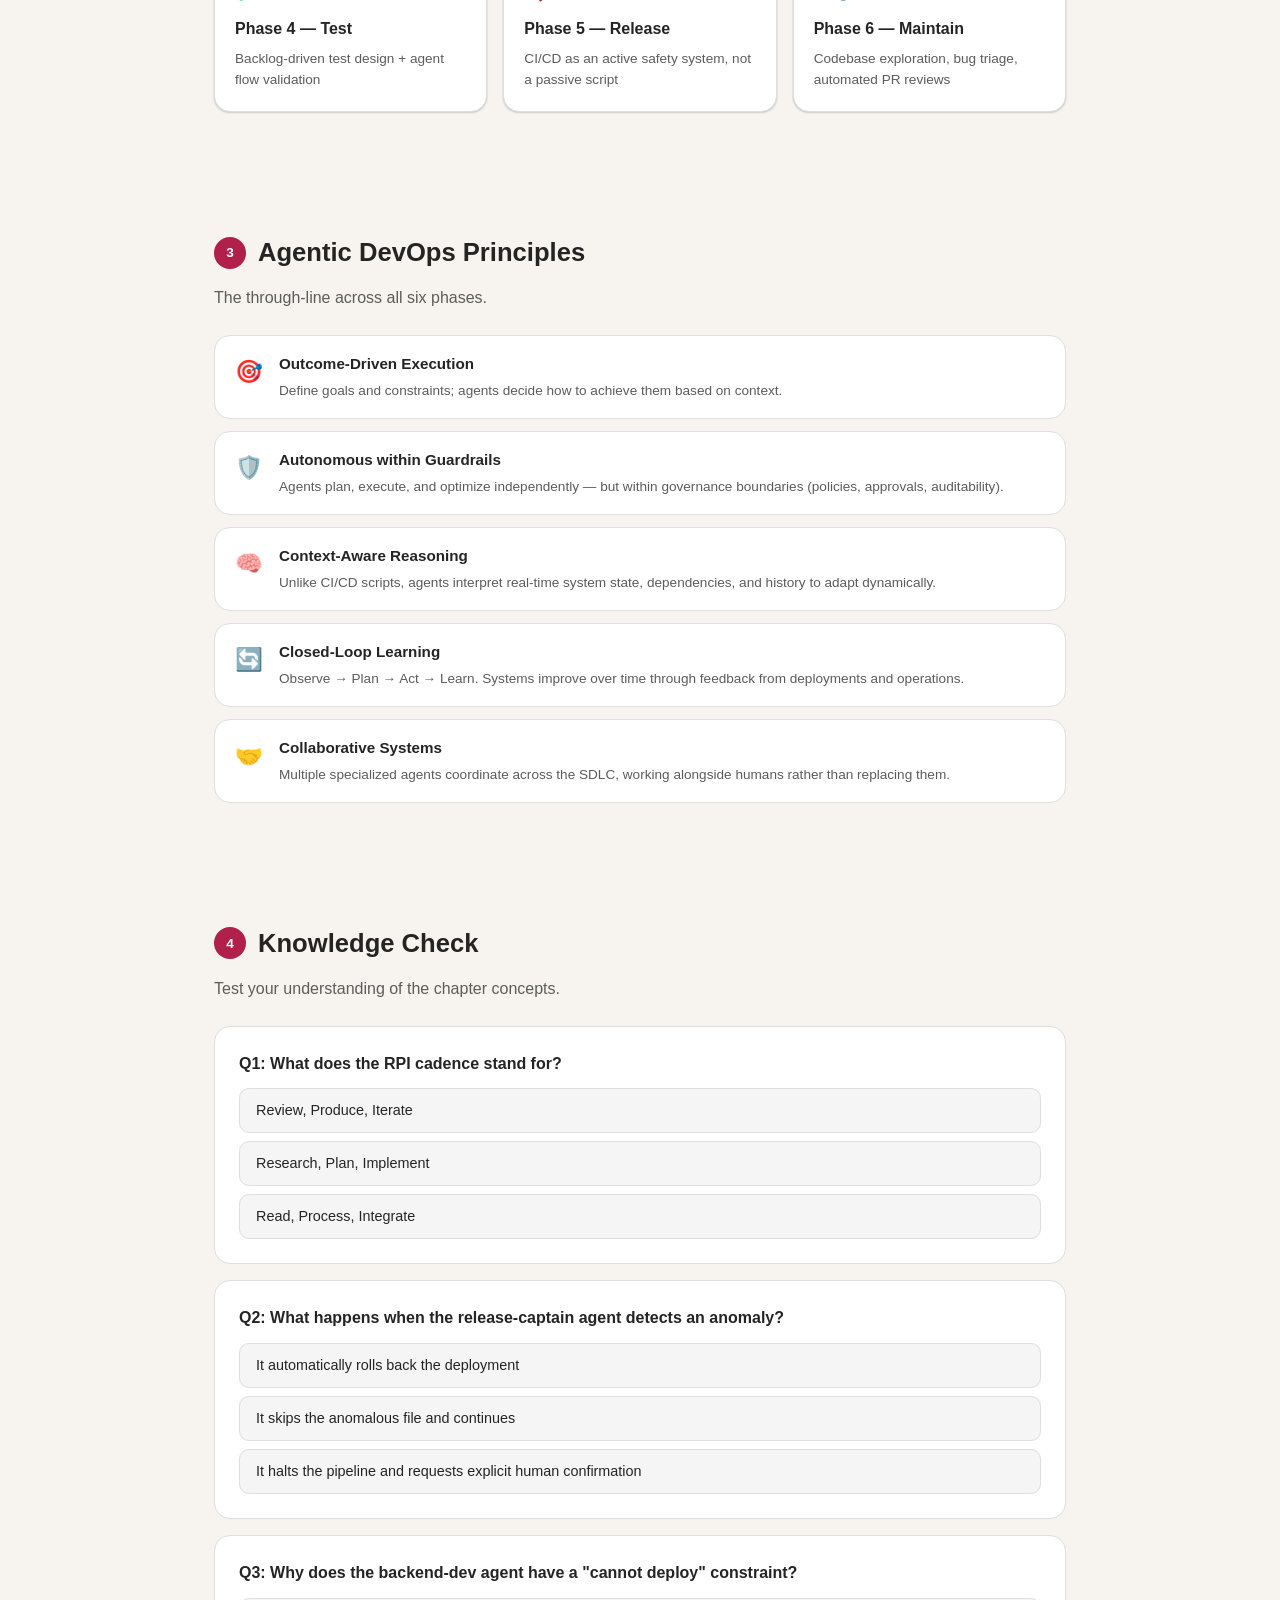
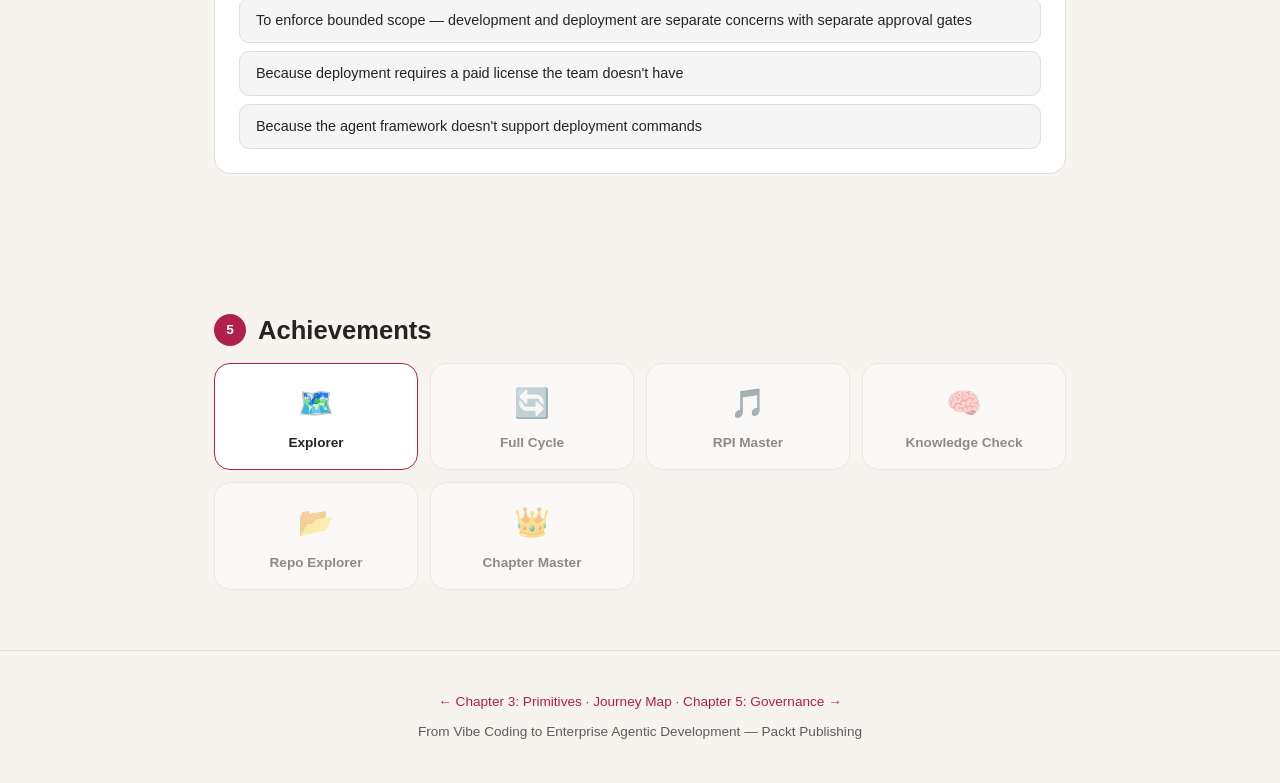
<file: chapter4/chapter4-landing.html>
<!DOCTYPE html>
<html lang="en">
<head>
<meta charset="UTF-8">
<meta name="viewport" content="width=device-width, initial-scale=1.0">
<title>Chapter 4 — Reshaping the SDLC: Agentic DevOps &amp; the RPI Cadence</title>
<script>
(()=>{
  const param = new URLSearchParams(window.location.search).get("scoutTheme");
  const theme = param || (window.matchMedia("(prefers-color-scheme: dark)").matches ? "dark" : "light");
  document.documentElement.setAttribute("data-theme", theme);
})();
</script>
<style>
:root {
  color-scheme: light;
  --cp-bg: #f7f4ef;
  --cp-bg-elevated: #fcfbf8;
  --cp-surface: #ffffff;
  --cp-surface-soft: #f5f5f5;
  --cp-border: #dedede;
  --cp-border-strong: #919191;
  --cp-text: #242424;
  --cp-text-muted: #5c5c5c;
  --cp-text-soft: #6f6f6f;
  --cp-accent: #b11f4b;
  --cp-accent-hover: #9a1a41;
  --cp-accent-soft: rgba(177, 31, 75, 0.08);
  --cp-accent-fg: #ffffff;
  --cp-success: #16a34a;
  --cp-danger: #dc2626;
  --cp-warning: #f59e0b;
  --cp-link: #0078d4;
  --cp-shadow: 0 18px 48px rgba(0, 0, 0, 0.12);
  --cp-overlay: rgba(255, 255, 255, 0.8);
  --cp-panel: rgba(255, 255, 255, 0.86);
  --cp-panel-strong: rgba(255, 255, 255, 0.96);
  --cp-sheen: rgba(255, 255, 255, 0.55);
  --cp-highlight: rgba(177, 31, 75, 0.12);
}
html[data-theme="dark"] {
  color-scheme: dark;
  --cp-bg: #3d3b3a;
  --cp-bg-elevated: #343231;
  --cp-surface: #292929;
  --cp-surface-soft: #2e2e2e;
  --cp-border: #474747;
  --cp-border-strong: #5f5f5f;
  --cp-text: #dedede;
  --cp-text-muted: #919191;
  --cp-text-soft: #b0b0b0;
  --cp-accent: #fd8ea1;
  --cp-accent-hover: #fb7b91;
  --cp-accent-soft: rgba(253, 142, 161, 0.14);
  --cp-accent-fg: #1a1a1a;
  --cp-success: #4ade80;
  --cp-danger: #f87171;
  --cp-warning: #fbbf24;
  --cp-link: #4da6ff;
  --cp-shadow: 0 18px 48px rgba(0, 0, 0, 0.32);
  --cp-overlay: rgba(41, 41, 41, 0.88);
  --cp-panel: rgba(41, 41, 41, 0.72);
  --cp-panel-strong: rgba(41, 41, 41, 0.96);
  --cp-sheen: rgba(255, 255, 255, 0.04);
  --cp-highlight: rgba(253, 142, 161, 0.12);
}

* { margin: 0; padding: 0; box-sizing: border-box; }
body {
  font-family: "Segoe UI", Aptos, Calibri, -apple-system, BlinkMacSystemFont, sans-serif;
  background: var(--cp-bg);
  color: var(--cp-text);
  line-height: 1.6;
  overflow-x: hidden;
}
code, pre {
  font-family: Consolas, "Courier New", Courier, monospace;
}

/* Progress bar */
.progress-bar {
  position: fixed; top: 0; left: 0; height: 3px;
  background: var(--cp-accent); z-index: 1000;
  transition: width 0.2s ease;
}

/* Theme toggle */
.theme-toggle {
  position: fixed; top: 16px; left: 16px; z-index: 999;
  background: var(--cp-surface); border: 1px solid var(--cp-border);
  border-radius: 0.625rem; padding: 8px 12px; cursor: pointer;
  font-size: 1.1rem; box-shadow: 0 0 2px rgba(0,0,0,0.12), 0 1px 2px rgba(0,0,0,0.14);
}
.theme-toggle:hover { border-color: var(--cp-accent); }

/* XP counter */
.xp-counter {
  position: fixed; top: 16px; right: 16px; z-index: 999;
  background: var(--cp-surface); border: 1px solid var(--cp-border);
  border-radius: 0.625rem; padding: 8px 16px;
  font-weight: 600; font-size: 0.9rem; color: var(--cp-accent);
  box-shadow: 0 0 2px rgba(0,0,0,0.12), 0 1px 2px rgba(0,0,0,0.14);
}

/* Toast */
.toast {
  position: fixed; bottom: 24px; right: 24px; z-index: 1001;
  background: var(--cp-surface); border: 1px solid var(--cp-accent);
  border-radius: 0.625rem; padding: 12px 20px;
  box-shadow: var(--cp-shadow); transform: translateY(100px); opacity: 0;
  transition: all 0.3s ease; font-size: 0.9rem;
}
.toast.show { transform: translateY(0); opacity: 1; }

/* Tab system */
.tab-bar {
  display: flex; justify-content: center; gap: 4px;
  margin: 0 auto; padding: 4px;
  background: var(--cp-surface-soft); border-radius: 0.625rem;
  max-width: 500px;
}
.tab-btn {
  padding: 10px 24px; border: none; background: transparent;
  border-radius: 0.5rem; cursor: pointer; font-size: 0.95rem;
  font-weight: 500; color: var(--cp-text-muted); transition: all 0.2s;
  font-family: inherit;
}
.tab-btn:hover { color: var(--cp-text); }
.tab-btn.active {
  background: var(--cp-surface); color: var(--cp-accent);
  box-shadow: 0 0 2px rgba(0,0,0,0.12), 0 1px 2px rgba(0,0,0,0.14);
  font-weight: 600;
}
.tab-content { display: none; }
.tab-content.active { display: block; }

/* Sections */
.hero {
  text-align: center; padding: 100px 24px 60px;
  max-width: 800px; margin: 0 auto;
}
.hero h1 { font-size: 2.4rem; font-weight: 700; margin-bottom: 16px; }
.hero .subtitle { font-size: 1.1rem; color: var(--cp-text-muted); max-width: 600px; margin: 0 auto 24px; }
.hero .badge {
  display: inline-block; background: var(--cp-accent-soft);
  color: var(--cp-accent); padding: 6px 14px; border-radius: 20px;
  font-size: 0.8rem; font-weight: 600; text-transform: uppercase; letter-spacing: 0.5px;
}

section { padding: 60px 24px; max-width: 900px; margin: 0 auto; }
section h2 {
  font-size: 1.6rem; margin-bottom: 12px; color: var(--cp-text);
  display: flex; align-items: center; gap: 12px;
}
section h2 .num {
  background: var(--cp-accent); color: var(--cp-accent-fg);
  width: 32px; height: 32px; border-radius: 50%;
  display: flex; align-items: center; justify-content: center;
  font-size: 0.85rem; font-weight: 700; flex-shrink: 0;
}
section p.desc { color: var(--cp-text-muted); margin-bottom: 24px; }

/* Cards */
.card {
  background: var(--cp-surface); border: 1px solid var(--cp-border);
  border-radius: 16px; padding: 24px; margin-bottom: 16px;
  box-shadow: 0 0 2px rgba(0,0,0,0.12), 0 1px 2px rgba(0,0,0,0.14);
  transition: border-color 0.2s, transform 0.2s;
}
.card:hover { border-color: var(--cp-accent); transform: translateY(-2px); }
.card h3 { font-size: 1.1rem; margin-bottom: 8px; }
.card p { color: var(--cp-text-muted); font-size: 0.9rem; }

/* Phase cards */
.phase-grid { display: grid; grid-template-columns: repeat(auto-fit, minmax(260px, 1fr)); gap: 16px; }
.phase-card {
  background: var(--cp-surface); border: 1px solid var(--cp-border);
  border-radius: 16px; padding: 20px; cursor: pointer;
  box-shadow: 0 0 2px rgba(0,0,0,0.12), 0 1px 2px rgba(0,0,0,0.14);
  transition: all 0.2s;
}
.phase-card:hover { border-color: var(--cp-accent); transform: translateY(-2px); }
.phase-card.expanded { grid-column: 1 / -1; }
.phase-card .phase-icon { font-size: 1.8rem; margin-bottom: 8px; }
.phase-card h3 { font-size: 1rem; margin-bottom: 6px; }
.phase-card .phase-summary { color: var(--cp-text-muted); font-size: 0.85rem; }
.phase-card .phase-detail {
  display: none; margin-top: 16px; padding-top: 16px;
  border-top: 1px solid var(--cp-border); font-size: 0.9rem;
}
.phase-card.expanded .phase-detail { display: block; }
.phase-card .primitives-used {
  display: flex; flex-wrap: wrap; gap: 6px; margin-top: 12px;
}
.phase-card .prim-tag {
  background: var(--cp-accent-soft); color: var(--cp-accent);
  padding: 3px 10px; border-radius: 12px; font-size: 0.75rem; font-weight: 600;
}

/* RPI cadence */
.rpi-flow {
  display: flex; align-items: center; justify-content: center;
  gap: 12px; margin: 24px 0; flex-wrap: wrap;
}
.rpi-step {
  background: var(--cp-surface); border: 2px solid var(--cp-border);
  border-radius: 16px; padding: 16px 24px; text-align: center;
  min-width: 140px; transition: all 0.3s; cursor: pointer;
}
.rpi-step:hover, .rpi-step.active {
  border-color: var(--cp-accent); background: var(--cp-accent-soft);
}
.rpi-step .rpi-icon { font-size: 1.4rem; margin-bottom: 4px; }
.rpi-step .rpi-label { font-weight: 600; font-size: 0.9rem; }
.rpi-step .rpi-desc { font-size: 0.8rem; color: var(--cp-text-muted); margin-top: 4px; }
.rpi-arrow { font-size: 1.4rem; color: var(--cp-accent); }

/* FlowDesk scenario */
.scenario-box {
  background: var(--cp-accent-soft); border: 1px solid var(--cp-accent);
  border-radius: 16px; padding: 24px; margin: 24px 0;
}
.scenario-box h3 { color: var(--cp-accent); margin-bottom: 8px; }
.scenario-box p { font-size: 0.9rem; color: var(--cp-text-muted); }

/* Quiz */
.quiz-card {
  background: var(--cp-surface); border: 1px solid var(--cp-border);
  border-radius: 16px; padding: 24px; margin-bottom: 16px;
}
.quiz-card h4 { margin-bottom: 12px; font-size: 1rem; }
.quiz-options { display: flex; flex-direction: column; gap: 8px; }
.quiz-opt {
  padding: 10px 16px; border: 1px solid var(--cp-border);
  border-radius: 0.625rem; cursor: pointer; font-size: 0.9rem;
  transition: all 0.2s; background: var(--cp-surface-soft);
}
.quiz-opt:hover { border-color: var(--cp-accent); }
.quiz-opt.correct { background: rgba(22, 163, 74, 0.12); border-color: var(--cp-success); color: var(--cp-success); }
.quiz-opt.wrong { background: rgba(220, 38, 38, 0.12); border-color: var(--cp-danger); color: var(--cp-danger); }
.quiz-opt.disabled { pointer-events: none; opacity: 0.7; }

/* Achievements */
.achievements-grid {
  display: grid; grid-template-columns: repeat(auto-fit, minmax(200px, 1fr)); gap: 12px;
}
.achievement {
  background: var(--cp-surface); border: 1px solid var(--cp-border);
  border-radius: 16px; padding: 16px; text-align: center;
  opacity: 0.5; transition: all 0.3s;
}
.achievement.unlocked { opacity: 1; border-color: var(--cp-accent); }
.achievement .ach-icon { font-size: 1.8rem; margin-bottom: 6px; }
.achievement .ach-name { font-weight: 600; font-size: 0.85rem; }

/* ---- TAB 2: REPO EXPLORER ---- */
.repo-explorer { padding: 60px 24px; max-width: 1000px; margin: 0 auto; }
.repo-explorer h2 { font-size: 1.6rem; margin-bottom: 8px; }
.repo-explorer p.desc { color: var(--cp-text-muted); margin-bottom: 24px; }

.tree-container {
  background: var(--cp-surface); border: 1px solid var(--cp-border);
  border-radius: 16px; padding: 24px; font-family: Consolas, "Courier New", Courier, monospace;
  box-shadow: 0 0 2px rgba(0,0,0,0.12), 0 1px 2px rgba(0,0,0,0.14);
}
.tree-node { margin-left: 0; }
.tree-node .node-row {
  display: flex; align-items: center; gap: 8px; padding: 6px 8px;
  border-radius: 0.625rem; cursor: pointer; transition: background 0.15s;
  font-size: 0.9rem;
}
.tree-node .node-row:hover { background: var(--cp-accent-soft); }
.tree-node .node-row .icon { flex-shrink: 0; font-size: 1rem; }
.tree-node .node-row .name { font-weight: 500; }
.tree-node .node-row .tag {
  margin-left: auto; background: var(--cp-accent-soft); color: var(--cp-accent);
  padding: 2px 8px; border-radius: 10px; font-size: 0.7rem; font-weight: 600;
  font-family: "Segoe UI", sans-serif;
}
.tree-children { margin-left: 20px; border-left: 1px solid var(--cp-border); padding-left: 8px; }
.tree-children.collapsed { display: none; }
.tree-node .chevron {
  transition: transform 0.2s; font-size: 0.7rem; color: var(--cp-text-muted);
}
.tree-node.open > .node-row .chevron { transform: rotate(90deg); }

/* File detail panel */
.file-detail-panel {
  background: var(--cp-bg-elevated); border: 1px solid var(--cp-border);
  border-radius: 16px; padding: 24px; margin-top: 16px;
  display: none; animation: slideDown 0.2s ease;
}
.file-detail-panel.visible { display: block; }
.file-detail-panel h3 { font-size: 1.1rem; margin-bottom: 4px; }
.file-detail-panel .file-path { color: var(--cp-text-muted); font-size: 0.8rem; margin-bottom: 12px; font-family: Consolas, monospace; }
.file-detail-panel .file-type-badge {
  display: inline-block; padding: 3px 10px; border-radius: 12px; font-size: 0.75rem;
  font-weight: 600; margin-bottom: 12px;
}
.file-detail-panel .file-desc { font-size: 0.9rem; color: var(--cp-text-muted); margin-bottom: 16px; }
.file-detail-panel pre {
  background: var(--cp-surface-soft); border: 1px solid var(--cp-border);
  border-radius: 0.625rem; padding: 16px; overflow-x: auto;
  font-size: 0.8rem; line-height: 1.5; max-height: 400px; overflow-y: auto;
}

@keyframes slideDown {
  from { opacity: 0; transform: translateY(-8px); }
  to { opacity: 1; transform: translateY(0); }
}

/* Agentic DevOps principles */
.principles-list { display: flex; flex-direction: column; gap: 12px; }
.principle {
  display: flex; gap: 16px; align-items: flex-start;
  background: var(--cp-surface); border: 1px solid var(--cp-border);
  border-radius: 16px; padding: 16px 20px;
}
.principle .p-icon { font-size: 1.4rem; flex-shrink: 0; margin-top: 2px; }
.principle h4 { font-size: 0.95rem; margin-bottom: 4px; }
.principle p { font-size: 0.85rem; color: var(--cp-text-muted); }

/* Footer */
footer {
  text-align: center; padding: 40px 24px; color: var(--cp-text-muted);
  font-size: 0.85rem; border-top: 1px solid var(--cp-border);
}
footer a { color: var(--cp-accent); text-decoration: none; }
footer a:hover { text-decoration: underline; }

/* Animations */
.reveal { opacity: 0; transform: translateY(20px); transition: all 0.5s ease; }
.reveal.visible { opacity: 1; transform: translateY(0); }
</style>
</head>
<body>

<div class="progress-bar" id="progressBar"></div>
<button class="theme-toggle" onclick="toggleTheme()" title="Toggle theme">🌓</button>
<div class="xp-counter" id="xpCounter">⚡ 0 XP</div>
<div class="toast" id="toast"></div>

<!-- HERO -->
<div class="hero">
  <span class="badge">Chapter 4</span>
  <h1>Reshaping the SDLC: Agentic DevOps and the RPI Cadence in Practice</h1>
  <p class="subtitle">Primitives come alive across Plan → Design → Develop → Test → Release → Maintain. Explore the full lifecycle through FlowDesk, an agentic IT copilot built with HVE.</p>
  <div class="tab-bar" style="margin-top: 32px;">
    <button class="tab-btn active" onclick="switchTab('recap')">📖 Chapter Recap</button>
    <button class="tab-btn" onclick="switchTab('repo')">📂 Primitives Repo</button>
  </div>
</div>

<!-- TAB 1: CHAPTER RECAP -->
<div class="tab-content active" id="tab-recap">

<!-- The Running Scenario -->
<section class="reveal">
  <div class="scenario-box">
    <h3>🏢 The Running Scenario: FlowDesk</h3>
    <p><strong>FlowDesk</strong> is an agentic IT service copilot for Northwind Logistics (~4,000 employees). It triages tickets, drafts resolutions, escalates with context, and feeds the knowledge base — all inside Microsoft Teams + a custom ITSM backend via MCP.</p>
  </div>
</section>

<!-- RPI Cadence -->
<section class="reveal">
  <h2><span class="num">1</span> The RPI Cadence</h2>
  <p class="desc">Inside every SDLC phase, agents follow the same three-beat cadence: Research → Plan → Implement. Humans approve the plan; agents do the work.</p>
  <div class="rpi-flow">
    <div class="rpi-step" onclick="activateRPI(this, 0)">
      <div class="rpi-icon">🔍</div>
      <div class="rpi-label">Research</div>
      <div class="rpi-desc">Read context, gather inputs</div>
    </div>
    <div class="rpi-arrow">→</div>
    <div class="rpi-step" onclick="activateRPI(this, 1)">
      <div class="rpi-icon">📋</div>
      <div class="rpi-label">Plan</div>
      <div class="rpi-desc">Propose a reviewable plan</div>
    </div>
    <div class="rpi-arrow">→</div>
    <div class="rpi-step" onclick="activateRPI(this, 2)">
      <div class="rpi-icon">⚡</div>
      <div class="rpi-label">Implement</div>
      <div class="rpi-desc">Execute after human approval</div>
    </div>
  </div>
</section>

<!-- Six Phases -->
<section class="reveal">
  <h2><span class="num">2</span> Six SDLC Phases, Reimagined</h2>
  <p class="desc">Click each phase to see how primitives reshape it. Collect all six to unlock an achievement!</p>
  <div class="phase-grid" id="phaseGrid">

    <div class="phase-card" onclick="togglePhase(this, 0)">
      <div class="phase-icon">📝</div>
      <h3>Phase 1 — Plan</h3>
      <div class="phase-summary">Meeting notes → Reviewable specs in an afternoon</div>
      <div class="phase-detail">
        <p>The kickoff recording becomes a structured specification — and then reviewable user stories — via primitives. The product manager edits rather than writes from scratch.</p>
        <div class="primitives-used">
          <span class="prim-tag">Prompt: meeting-to-spec</span>
          <span class="prim-tag">Prompt: spec-to-stories</span>
          <span class="prim-tag">MCP: Azure DevOps</span>
        </div>
      </div>
    </div>

    <div class="phase-card" onclick="togglePhase(this, 1)">
      <div class="phase-icon">🏗️</div>
      <h3>Phase 2 — Design</h3>
      <div class="phase-summary">Spec → Architecture diagrams + ADR + cost estimate</div>
      <div class="phase-detail">
        <p>The architect agent turns the approved spec into reviewable artifacts: a Mermaid C4 diagram, an ADR, and a BoQ cost estimate — all reviewed through a standard PR.</p>
        <div class="primitives-used">
          <span class="prim-tag">Prompt: spec-to-architecture</span>
          <span class="prim-tag">Prompt: architecture-to-BoQ</span>
          <span class="prim-tag">MCP: Mermaid</span>
        </div>
      </div>
    </div>

    <div class="phase-card" onclick="togglePhase(this, 2)">
      <div class="phase-icon">💻</div>
      <h3>Phase 3 — Develop</h3>
      <div class="phase-summary">Design → Running code with bounded agents</div>
      <div class="phase-detail">
        <p>Development agents read the approved architecture and produce small, reviewable PRs. The backend-dev agent can't deploy; the infra-dev agent can't touch production. Each has scoped permissions.</p>
        <div class="primitives-used">
          <span class="prim-tag">Instructions: copilot-instruction</span>
          <span class="prim-tag">Skill: agent-framework-scaffold</span>
          <span class="prim-tag">Agent: backend-dev</span>
          <span class="prim-tag">Agent: infra-dev</span>
          <span class="prim-tag">Prompt: scaffold-microservice</span>
        </div>
      </div>
    </div>

    <div class="phase-card" onclick="togglePhase(this, 3)">
      <div class="phase-icon">🧪</div>
      <h3>Phase 4 — Test</h3>
      <div class="phase-summary">Backlog-driven test design + agent flow validation</div>
      <div class="phase-detail">
        <p>Tests run alongside development. The spec-to-test-plan prompt is the RPI Plan gate — the tech lead reviews it before test code is generated. Specialized agents handle unit tests and agent trace tests.</p>
        <div class="primitives-used">
          <span class="prim-tag">Prompt: spec-to-test-plan</span>
          <span class="prim-tag">Agent: test-dev</span>
          <span class="prim-tag">Agent: scenario-test-author</span>
          <span class="prim-tag">MCP: Azure DevOps</span>
        </div>
      </div>
    </div>

    <div class="phase-card" onclick="togglePhase(this, 4)">
      <div class="phase-icon">🚀</div>
      <h3>Phase 5 — Release</h3>
      <div class="phase-summary">CI/CD as an active safety system, not a passive script</div>
      <div class="phase-detail">
        <p>The release-captain agent composes release notes, detects anomalies (coverage drops, unusual files, new MCP servers), and halts the pipeline when something looks wrong — requiring explicit human confirmation to proceed.</p>
        <div class="primitives-used">
          <span class="prim-tag">Agent: release-captain</span>
          <span class="prim-tag">Hook: secrets-scanner</span>
          <span class="prim-tag">Skill: deploy-to-aca</span>
          <span class="prim-tag">MCP: GitHub</span>
        </div>
      </div>
    </div>

    <div class="phase-card" onclick="togglePhase(this, 5)">
      <div class="phase-icon">🔧</div>
      <h3>Phase 6 — Maintain</h3>
      <div class="phase-summary">Codebase exploration, bug triage, automated PR reviews</div>
      <div class="phase-detail">
        <p>Maintenance cost flattens over time. New joiners onboard against a codebase-explorer agent. Every PR is pre-reviewed by an agent before a human arrives. Bugs are triaged and hypothesized automatically.</p>
        <div class="primitives-used">
          <span class="prim-tag">Agent: codebase-explorer</span>
          <span class="prim-tag">Agent: bug-triage</span>
          <span class="prim-tag">Agent: pr-reviewer</span>
          <span class="prim-tag">Hook: pr-review-bot</span>
        </div>
      </div>
    </div>

  </div>
</section>

<!-- Agentic DevOps Principles -->
<section class="reveal">
  <h2><span class="num">3</span> Agentic DevOps Principles</h2>
  <p class="desc">The through-line across all six phases.</p>
  <div class="principles-list">
    <div class="principle">
      <div class="p-icon">🎯</div>
      <div>
        <h4>Outcome-Driven Execution</h4>
        <p>Define goals and constraints; agents decide how to achieve them based on context.</p>
      </div>
    </div>
    <div class="principle">
      <div class="p-icon">🛡️</div>
      <div>
        <h4>Autonomous within Guardrails</h4>
        <p>Agents plan, execute, and optimize independently — but within governance boundaries (policies, approvals, auditability).</p>
      </div>
    </div>
    <div class="principle">
      <div class="p-icon">🧠</div>
      <div>
        <h4>Context-Aware Reasoning</h4>
        <p>Unlike CI/CD scripts, agents interpret real-time system state, dependencies, and history to adapt dynamically.</p>
      </div>
    </div>
    <div class="principle">
      <div class="p-icon">🔄</div>
      <div>
        <h4>Closed-Loop Learning</h4>
        <p>Observe → Plan → Act → Learn. Systems improve over time through feedback from deployments and operations.</p>
      </div>
    </div>
    <div class="principle">
      <div class="p-icon">🤝</div>
      <div>
        <h4>Collaborative Systems</h4>
        <p>Multiple specialized agents coordinate across the SDLC, working alongside humans rather than replacing them.</p>
      </div>
    </div>
  </div>
</section>

<!-- Quizzes -->
<section class="reveal">
  <h2><span class="num">4</span> Knowledge Check</h2>
  <p class="desc">Test your understanding of the chapter concepts.</p>

  <div class="quiz-card" id="quiz1">
    <h4>Q1: What does the RPI cadence stand for?</h4>
    <div class="quiz-options">
      <div class="quiz-opt" onclick="checkQuiz('quiz1', this, false)">Review, Produce, Iterate</div>
      <div class="quiz-opt" onclick="checkQuiz('quiz1', this, true)">Research, Plan, Implement</div>
      <div class="quiz-opt" onclick="checkQuiz('quiz1', this, false)">Read, Process, Integrate</div>
    </div>
  </div>

  <div class="quiz-card" id="quiz2">
    <h4>Q2: What happens when the release-captain agent detects an anomaly?</h4>
    <div class="quiz-options">
      <div class="quiz-opt" onclick="checkQuiz('quiz2', this, false)">It automatically rolls back the deployment</div>
      <div class="quiz-opt" onclick="checkQuiz('quiz2', this, false)">It skips the anomalous file and continues</div>
      <div class="quiz-opt" onclick="checkQuiz('quiz2', this, true)">It halts the pipeline and requests explicit human confirmation</div>
    </div>
  </div>

  <div class="quiz-card" id="quiz3">
    <h4>Q3: Why does the backend-dev agent have a "cannot deploy" constraint?</h4>
    <div class="quiz-options">
      <div class="quiz-opt" onclick="checkQuiz('quiz3', this, true)">To enforce bounded scope — development and deployment are separate concerns with separate approval gates</div>
      <div class="quiz-opt" onclick="checkQuiz('quiz3', this, false)">Because deployment requires a paid license the team doesn't have</div>
      <div class="quiz-opt" onclick="checkQuiz('quiz3', this, false)">Because the agent framework doesn't support deployment commands</div>
    </div>
  </div>
</section>

<!-- Achievements -->
<section class="reveal">
  <h2><span class="num">5</span> Achievements</h2>
  <div class="achievements-grid">
    <div class="achievement" id="ach-explorer"><div class="ach-icon">🗺️</div><div class="ach-name">Explorer</div></div>
    <div class="achievement" id="ach-phases"><div class="ach-icon">🔄</div><div class="ach-name">Full Cycle</div></div>
    <div class="achievement" id="ach-rpi"><div class="ach-icon">🎵</div><div class="ach-name">RPI Master</div></div>
    <div class="achievement" id="ach-quiz"><div class="ach-icon">🧠</div><div class="ach-name">Knowledge Check</div></div>
    <div class="achievement" id="ach-repo"><div class="ach-icon">📂</div><div class="ach-name">Repo Explorer</div></div>
    <div class="achievement" id="ach-master"><div class="ach-icon">👑</div><div class="ach-name">Chapter Master</div></div>
  </div>
</section>

</div>

<!-- TAB 2: REPO EXPLORER -->
<div class="tab-content" id="tab-repo">
<div class="repo-explorer">
  <h2>📂 Chapter 4 Primitives Repository</h2>
  <p class="desc">Explore the full repository structure from the chapter. Click folders to expand, click files to see their content, purpose, and key excerpts.</p>

  <div class="tree-container" id="repoTree"></div>
  <div class="file-detail-panel" id="fileDetail"></div>
</div>
</div>

<!-- Footer -->
<footer>
  <p><a href="../chapter3/chapter3-landing.html">← Chapter 3: Primitives</a> · <a href="../before%20you%20start/before-you-start.html">Journey Map</a> · <a href="../chapter5/chapter5-landing.html">Chapter 5: Governance →</a></p>
  <p style="margin-top: 8px;">From Vibe Coding to Enterprise Agentic Development — Packt Publishing</p>
</footer>

<script>
// ===== STATE =====
let xp = 0;
let achievements = {};
let phasesExplored = new Set();
let quizCorrect = 0;
let filesViewed = 0;
let rpiClicked = false;

// ===== THEME =====
function toggleTheme() {
  const current = document.documentElement.getAttribute('data-theme');
  const next = current === 'dark' ? 'light' : 'dark';
  document.documentElement.setAttribute('data-theme', next);
}

// ===== TABS =====
function switchTab(tab) {
  document.querySelectorAll('.tab-btn').forEach(b => b.classList.remove('active'));
  document.querySelectorAll('.tab-content').forEach(c => c.classList.remove('active'));
  if (tab === 'recap') {
    document.querySelectorAll('.tab-btn')[0].classList.add('active');
    document.getElementById('tab-recap').classList.add('active');
  } else {
    document.querySelectorAll('.tab-btn')[1].classList.add('active');
    document.getElementById('tab-repo').classList.add('active');
    unlock('ach-repo');
  }
}

// ===== XP & TOAST =====
function addXP(amount) {
  xp += amount;
  document.getElementById('xpCounter').textContent = `⚡ ${xp} XP`;
}
function showToast(msg) {
  const t = document.getElementById('toast');
  t.textContent = msg;
  t.classList.add('show');
  setTimeout(() => t.classList.remove('show'), 3000);
}
function unlock(id) {
  if (achievements[id]) return;
  achievements[id] = true;
  document.getElementById(id).classList.add('unlocked');
  addXP(20);
  const names = { 'ach-explorer': 'Explorer', 'ach-phases': 'Full Cycle', 'ach-rpi': 'RPI Master', 'ach-quiz': 'Knowledge Check', 'ach-repo': 'Repo Explorer', 'ach-master': 'Chapter Master' };
  showToast(`🏆 Achievement: ${names[id]}!`);
  if (Object.keys(achievements).length >= 5) unlock('ach-master');
}

// ===== PROGRESS BAR =====
window.addEventListener('scroll', () => {
  const h = document.documentElement.scrollHeight - window.innerHeight;
  const pct = h > 0 ? (window.scrollY / h) * 100 : 0;
  document.getElementById('progressBar').style.width = pct + '%';
  if (pct > 80) unlock('ach-explorer');
});

// ===== RPI =====
function activateRPI(el, idx) {
  document.querySelectorAll('.rpi-step').forEach(s => s.classList.remove('active'));
  el.classList.add('active');
  if (!rpiClicked) { rpiClicked = true; addXP(10); unlock('ach-rpi'); }
}

// ===== PHASES =====
function togglePhase(el, idx) {
  el.classList.toggle('expanded');
  phasesExplored.add(idx);
  addXP(5);
  if (phasesExplored.size >= 6) unlock('ach-phases');
}

// ===== QUIZ =====
function checkQuiz(id, el, correct) {
  const opts = document.querySelectorAll(`#${id} .quiz-opt`);
  opts.forEach(o => o.classList.add('disabled'));
  if (correct) {
    el.classList.add('correct');
    addXP(15);
    quizCorrect++;
    if (quizCorrect >= 3) unlock('ach-quiz');
  } else {
    el.classList.add('wrong');
    opts.forEach(o => { if (!o.classList.contains('wrong')) { /* find correct */ } });
  }
}

// ===== REVEAL ON SCROLL =====
const observer = new IntersectionObserver(entries => {
  entries.forEach(e => { if (e.isIntersecting) e.target.classList.add('visible'); });
}, { threshold: 0.1 });
document.querySelectorAll('.reveal').forEach(el => observer.observe(el));

// ===== REPO TREE =====
const repoData = {
  name: '.github', icon: '📁', type: 'folder', children: [
    { name: 'copilot-instruction.md', icon: '📄', type: 'file', tag: 'Instructions',
      desc: 'Repository-wide engineering standards applied to all code generation. Declares the tech stack (Python/FastAPI backend, React frontend), folder structure (frontend/, backend/, infra/), UI guidelines (dark mode mandatory, responsive layouts), and coding rules (async APIs, secrets from env vars, business logic outside routes).',
      content: `# Copilot Instructions — Engineering Standards

These instructions apply to all code generated or modified
in this repository.

## Stack
- Backend: Python with FastAPI
- Frontend: React

## Repository Structure
- frontend/ — React application
- backend/ — FastAPI service
- infra/ — Infrastructure as code

## UI Guidelines
- Dark mode is mandatory
- Use shared design components
- Prefer responsive layouts

## Coding Rules
- Prefer async APIs
- Keep business logic outside routes
- Never hardcode secrets` },
    { name: 'agents/', icon: '📁', type: 'folder', children: [
      { name: 'backend-dev.agent.md', icon: '🤖', type: 'file', tag: 'Agent',
        desc: 'Backend development specialist scoped to backend/. Can implement endpoints, services, models, run pytest, and build local Docker containers. CANNOT deploy, touch production, modify frontend/infra, or change auth/MCP permissions. Escalates anything outside its scope.',
        content: `name: "Backend Developer"
tools: [read, edit, search, execute, todo]

## Responsibilities
- Implement FastAPI routes, services, Pydantic models
- Write and update tests alongside code changes
- Run local builds: pytest, docker build/run
- Follow repo architecture: thin route handlers

## Hard Limits
- DO NOT deploy (no azd up, docker push, kubectl apply)
- DO NOT touch production
- DO NOT modify files outside backend/
- DO NOT change auth or MCP permissions
- DO NOT hardcode secrets` },
      { name: 'infra-dev.agent.md', icon: '🤖', type: 'file', tag: 'Agent',
        desc: 'Infrastructure-as-code specialist for Bicep templates under infra/. Can write/refactor Bicep, run az bicep build and lint locally. CANNOT deploy, promote environments, touch production, or change auth/MCP.',
        content: `name: "Infra Developer"
tools: [read, edit, search, execute, todo]

## Responsibilities
- Write and refactor Bicep templates in infra/
- Run local builds: az bicep build, az bicep lint
- Follow AVM and repo conventions
- Read secrets from Key Vault references

## Hard Limits
- DO NOT deploy (no az deployment create)
- DO NOT promote environments
- DO NOT touch production
- DO NOT modify files outside infra/
- DO NOT change auth or MCP permissions` },
      { name: 'test-dev.agent.md', icon: '🤖', type: 'file', tag: 'Agent',
        desc: 'Validation specialist. Writes/updates test code (unit, integration, contract), runs pytest, spins up local containers, inspects logs, triages failures. CANNOT modify production business logic or infrastructure.',
        content: `name: "Test Engineer"
tools: [read, edit, search, execute, todo]

## Responsibilities
- Author test code only: unit, integration, contract
- Run test suites: pytest, npm test / vitest
- Stand up local containers for system under test
- Inspect logs, generate test reports
- Triage failures: test bug / product bug / env issue

## Hard Limits
- DO NOT modify production business logic
- DO NOT exceed scoped PR
- DO NOT modify infrastructure
- DO NOT deploy or touch production
- DO NOT change auth or MCP permissions` },
      { name: 'scenario-test-author.agent.md', icon: '🤖', type: 'file', tag: 'Agent',
        desc: 'Specialized for agent flow validation. Writes trace tests — recorded conversations replayed against the live agent graph — using the Microsoft Agent Framework testing harness. Covers single-agent runs, multi-turn sessions, tool invocations, and handoffs.',
        content: `name: "Agent Flow Tester"
tools: [read, edit, search, execute, todo]

## What "Trace Test" Means
A recorded conversation replayed against the live agent
graph to confirm behavior is stable across changes.

Asserts on:
- Structure (which agents ran, tool calls, handoffs)
- Content predicates (JSON schema, required keys)
- NOT exact LLM wording (non-deterministic)

## Hard Limits
- DO NOT modify agent business logic
- DO NOT change graph topology
- DO NOT deploy or touch Foundry/production
- DO NOT assert on exact LLM wording` },
      { name: 'release-captain.agent.md', icon: '🤖', type: 'file', tag: 'Agent',
        desc: 'Release coordinator. Composes release notes from PR titles + spec deltas + risk flags. Posts to Teams, tags on-call, and HALTS the pipeline when anomalies are detected (coverage drop, unusual files, new MCP server). Requires explicit human confirmation to proceed.',
        content: `name: "Release Captain"
tools: [read, search, execute, todo, web]

## Risk Signals That Trigger a Halt
1. Coverage drop ≥ 2 percentage points
2. Unusual file changed (infra, auth, CI/CD, secrets)
3. New MCP server introduced
4. Scope mismatch (PR title vs actual changes)
5. Missing tests for changed code

## Hard Limits
- DO NOT bypass the halt
- DO NOT modify code, infra, or workflows
- DO NOT deploy
- DO NOT change auth or MCP permissions
- DO NOT post without on-call mention` },
    ]},
    { name: 'skills/', icon: '📁', type: 'folder', children: [
      { name: 'agent-framework-scaffold/', icon: '📁', type: 'folder', children: [
        { name: 'SKILL.md', icon: '⚡', type: 'file', tag: 'Skill',
          desc: 'Complete scaffold for multi-agent AI applications using Microsoft Agent Framework SDK. Includes architecture pattern (Flask + agents/ + data/ + templates/), shared Azure OpenAI client setup, agent roster definition, orchestrator pattern, SSE streaming, and testing harness conventions.',
          content: `# Build Multi-Agent Apps with Microsoft Agent Framework

## Architecture Pattern
project/
├── app.py               # Flask + SSE streaming
├── agents/
│   ├── client.py        # Shared Azure OpenAI client
│   ├── <domain>_agent.py
│   └── orchestrator_agent.py
├── data/
└── templates/

## Agent Roster Pattern
| Role            | Purpose                          |
|-----------------|----------------------------------|
| Domain Analyst  | Analyze one data source          |
| Comparator      | Cross-cut data                   |
| Orchestrator    | Synthesize into executive view   |

## Key: Shared Client
- AzureCliCredential with tenant pinning
- OpenAIChatClient for all agents
- parse_agent_json helper for output parsing` },
      ]},
    ]},
    { name: 'prompts/', icon: '📁', type: 'folder', children: [
      { name: 'meeting-transcript-to-spec.prompt.md', icon: '💬', type: 'file', tag: 'Prompt',
        desc: 'Parses a customer email, meeting transcript, or BRD into a structured, dev-friendly spec with Mermaid architecture diagram. Enforces a fixed 10-section outline: Executive Summary, Stakeholders, Business Requirements, Functional/Non-Functional Requirements, Target Architecture (Mermaid), Integration Points, Assumptions & Risks, Open Questions, Next Steps.',
        content: `# Meeting Transcript → Spec

Input: customer email, meeting transcript, or BRD

## Output Structure (mandatory sections)
1. Executive Summary
2. Stakeholders
3. Business Requirements
4. Functional Requirements
5. Non-Functional Requirements
6. Target Architecture (Mermaid diagram)
7. Key Integration Points
8. Assumptions & Risks
9. Open Questions
10. Suggested Next Steps

## Rules
- Be opinionated (propose architecture, don't say "it depends")
- Mermaid is mandatory
- Dev-friendly language
- Flag gaps explicitly` },
      { name: 'scaffold-microservice.prompt.md', icon: '💬', type: 'file', tag: 'Prompt',
        desc: 'Generates the standard backend service layout — entry point, healthcheck, settings module, telemetry wiring, Dockerfile, unit tests — from a one-line description. Opinionated by design: removes choice where choice has no value.',
        content: `# Scaffold Backend Microservice

Input: One-line description of the microservice

## Required Deliverables
1. Entry point — main.py with FastAPI app
2. Healthcheck — GET /health + GET /health/ready
3. Settings module — Pydantic BaseSettings from env vars
4. Telemetry — structured logging + OpenTelemetry
5. Dockerfile — multi-stage, non-root, HEALTHCHECK
6. Unit tests — health, settings, route registration
7. Supporting files — requirements.txt, __init__.py

## Architecture Rules
- Keep business logic out of route handlers
- Prefer async def for I/O
- Never inline secrets` },
      { name: 'boq-and-cost-estimation.prompt.md', icon: '💬', type: 'file', tag: 'Prompt',
        desc: 'Generates a Bill of Quantities (BoQ) and cost estimation for Azure deployments. Analyzes an architectural document and produces a resource inventory table and monthly cost breakdown using current Azure Pricing Calculator data.',
        content: `# BoQ and Cost Estimation Generator

Input: architectural document

## Output Structure
1. Bill of Quantities table
   (Resource | Quantity | Description)

2. Cost Estimation table
   (Resource | Unit Cost | Quantity | Total)

3. Total Estimated Cost: $/month

## Rules
- Use Azure Pricing Calculator for current prices
- Flag any missing prices as TBD
- List all assumptions` },
      { name: 'spec-to-architecture-diagram.prompt.md', icon: '💬', type: 'file', tag: 'Prompt',
        desc: 'Converts a technical spec into TWO Mermaid architecture diagrams (prototype + production) via the Mermaid MCP server. Produces a Markdown file with embedded previews and shareable Mermaid Chart links. Covers actors, services, data stores, integrations, and security boundaries.',
        content: `# Spec → Architecture Diagram

## ALWAYS Produce TWO Diagrams
1. Prototype — single Flask app, vanilla JS,
   synthetic data, local processes
2. Production — managed Azure services,
   scalability, identity, security boundaries

## Diagram Types
- flowchart (default) — component topology
- sequenceDiagram — ordered interactions
- C4Context — multiple systems/boundaries
- erDiagram — data model focused

## Quality Rules
- Label every edge (HTTP POST, SSE, OAuth2, SQL)
- Group by trust boundary (subgraph)
- Cap at ~15 nodes per diagram
- Validate via Mermaid MCP before writing` },
      { name: 'spec-to-test-plan.prompt.md', icon: '💬', type: 'file', tag: 'Prompt',
        desc: 'The RPI Plan gate for testing. Given a user story (Azure Boards or GitHub Issue), produces a test plan with exactly 7 cases: 1 happy path + 3 edge cases + 2 failure modes + 1 security case. The tech lead must approve before test code is written.',
        content: `# Spec → Test Plan (RPI Plan Gate)

Input: Azure Boards URL/ID, GitHub Issue, or pasted story

## Required: Exactly 7 Test Cases
| # | Type         | Title | Given | When | Then |
|---|--------------|-------|-------|------|------|
| 1 | Happy path   | ...   | ...   | ...  | ...  |
| 2 | Edge case    | ...   | ...   | ...  | ...  |
| 3 | Edge case    | ...   | ...   | ...  | ...  |
| 4 | Edge case    | ...   | ...   | ...  | ...  |
| 5 | Failure mode | ...   | ...   | ...  | ...  |
| 6 | Failure mode | ...   | ...   | ...  | ...  |
| 7 | Security     | ...   | ...   | ...  | ...  |

## Hard Rules
- DO NOT generate test code
- DO NOT exceed case counts
- DO NOT invent acceptance criteria` },
    ]},
    { name: 'hooks/', icon: '📁', type: 'folder', children: [
      { name: 'secrets-scanner/', icon: '📁', type: 'folder', children: [
        { name: 'hooks.json', icon: '⚙️', type: 'file', tag: 'Hook Config',
          desc: 'Hook configuration file. Triggers the secrets-scanner shell script as a PreToolUse hook, scoped to the release-captain agent only, with a 60-second timeout. Only fires on "execute" tool calls.',
          content: `{
  "version": 1,
  "hooks": {
    "PreToolUse": [
      {
        "matcher": "execute",
        "agents": ["release-captain"],
        "agentFiles": [".github/agents/release-captain.agent.md"],
        "hooks": [
          {
            "type": "command",
            "command": ".github/hooks/secrets-scanner/secrets-scanner.sh",
            "timeout": 60
          }
        ]
      }
    ]
  }
}` },
        { name: 'secrets-scanner.sh', icon: '🔒', type: 'file', tag: 'Hook Script',
          desc: 'Bash script that runs Gitleaks against staged files to detect exposed secrets. Scoped to fire only when the release-captain agent is active. Validates agent identity from the hook payload before scanning.',
          content: `#!/usr/bin/env bash
# PreToolUse hook: release-captain only.

set -euo pipefail

# 1. Verify this is the release-captain agent
AGENT_NAME=$(jq -r '.agent.name // empty' <<< "$PAYLOAD")
if [ "$AGENT_NAME" != "release-captain" ]; then
  echo "↩︎  skipping — not release-captain"
  exit 0
fi

# 2. Get staged files
FILES=$(git diff --cached --name-only --diff-filter=ACM)

# 3. Scan each file with Gitleaks
echo "$FILES" | while read -r file; do
  gitleaks detect --no-git --source "$file" --redact --verbose
done

echo "✅ Secret scan completed successfully."` },
      ]},
    ]},
  ]
};

const mcpData = {
  name: '.vscode', icon: '📁', type: 'folder', children: [
    { name: 'mcp.json', icon: '🔌', type: 'file', tag: 'MCP Config',
      desc: 'VS Code MCP server configuration. Declares two MCP servers: (1) Mermaid MCP for generating and validating architecture diagrams via HTTP, and (2) Azure DevOps MCP for work item management, PRs, pipelines, and sprint planning via stdio/npx.',
      content: `{
  "servers": {
    "mermaid-mcp": {
      "url": "https://mcp.mermaid.ai/mcp",
      "type": "http",
      "headers": { "Authorization": "\${input:mermaid_authorization}" }
    },
    "microsoft/azure-devops-mcp": {
      "type": "stdio",
      "command": "npx",
      "args": ["-y", "@azure-devops/mcp@latest",
               "\${input:ado_org}", "-d", "\${input:ado_domain}"]
    }
  }
}` },
  ]
};

// Build the tree
function buildTree(node, container, depth = 0) {
  const el = document.createElement('div');
  el.className = 'tree-node' + (node.type === 'folder' ? '' : '');

  const row = document.createElement('div');
  row.className = 'node-row';
  row.style.paddingLeft = (depth * 4) + 'px';

  if (node.type === 'folder') {
    row.innerHTML = `<span class="chevron">▶</span><span class="icon">${node.icon}</span><span class="name">${node.name}</span>`;
    row.onclick = (e) => {
      e.stopPropagation();
      el.classList.toggle('open');
      const children = el.querySelector('.tree-children');
      if (children) children.classList.toggle('collapsed');
    };
  } else {
    const tagHtml = node.tag ? `<span class="tag">${node.tag}</span>` : '';
    row.innerHTML = `<span class="icon">${node.icon}</span><span class="name">${node.name}</span>${tagHtml}`;
    row.onclick = (e) => {
      e.stopPropagation();
      showFileDetail(node);
    };
  }

  el.appendChild(row);

  if (node.children) {
    const childContainer = document.createElement('div');
    childContainer.className = 'tree-children collapsed';
    node.children.forEach(child => buildTree(child, childContainer, depth + 1));
    el.appendChild(childContainer);
  }

  container.appendChild(el);
}

function showFileDetail(node) {
  filesViewed++;
  if (filesViewed >= 3) unlock('ach-repo');
  addXP(5);

  const panel = document.getElementById('fileDetail');
  const typeColors = {
    'Instructions': 'var(--cp-accent)',
    'Agent': '#0078d4',
    'Skill': 'var(--cp-success)',
    'Prompt': 'var(--cp-warning)',
    'Hook Config': '#9333ea',
    'Hook Script': '#9333ea',
    'MCP Config': '#0891b2'
  };
  const color = typeColors[node.tag] || 'var(--cp-text-muted)';

  panel.innerHTML = `
    <h3>${node.icon} ${node.name}</h3>
    <div class="file-type-badge" style="background: ${color}22; color: ${color}; border: 1px solid ${color}44;">${node.tag || 'File'}</div>
    <div class="file-desc">${node.desc}</div>
    <pre><code>${escapeHtml(node.content)}</code></pre>
  `;
  panel.classList.add('visible');
  panel.scrollIntoView({ behavior: 'smooth', block: 'nearest' });
}

function escapeHtml(str) {
  return str.replace(/&/g,'&amp;').replace(/</g,'&lt;').replace(/>/g,'&gt;');
}

// Initialize tree
const treeEl = document.getElementById('repoTree');
buildTree(repoData, treeEl);
buildTree(mcpData, treeEl);
</script>
</body>
</html>
</file>
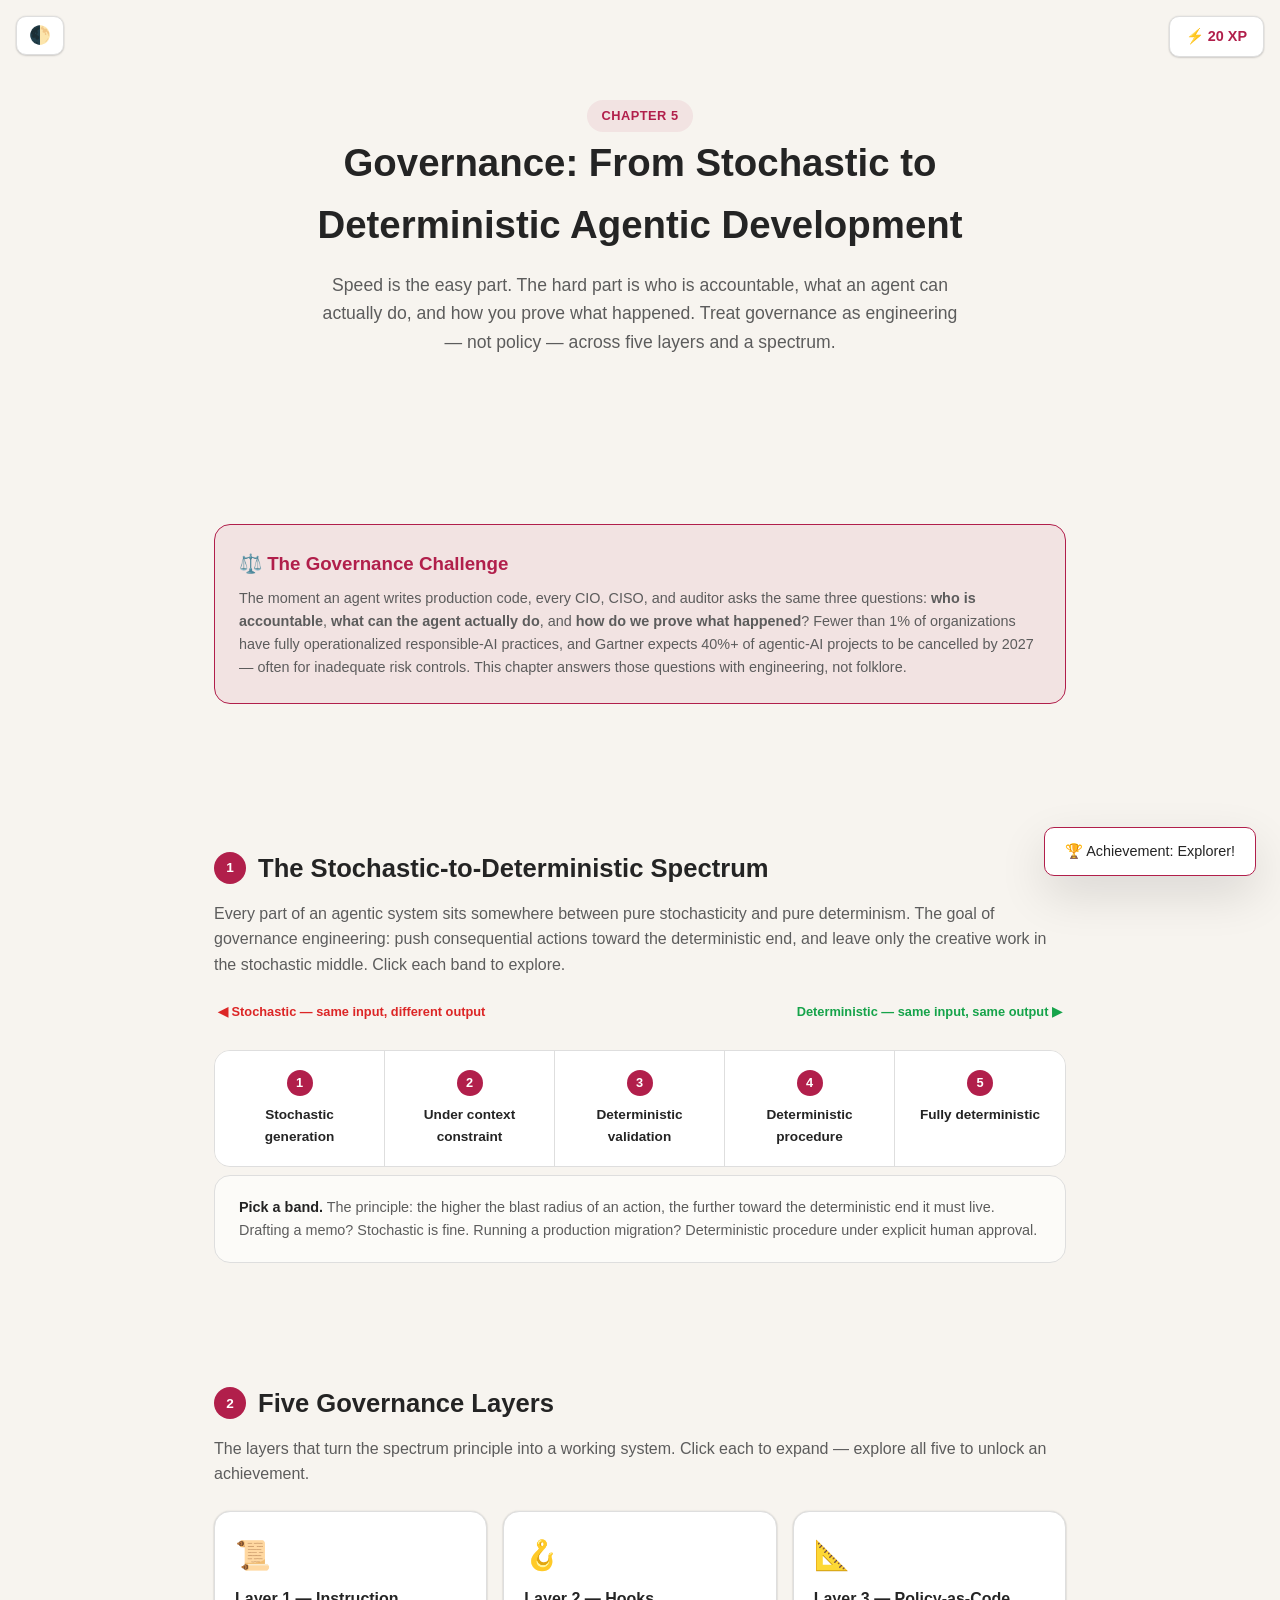
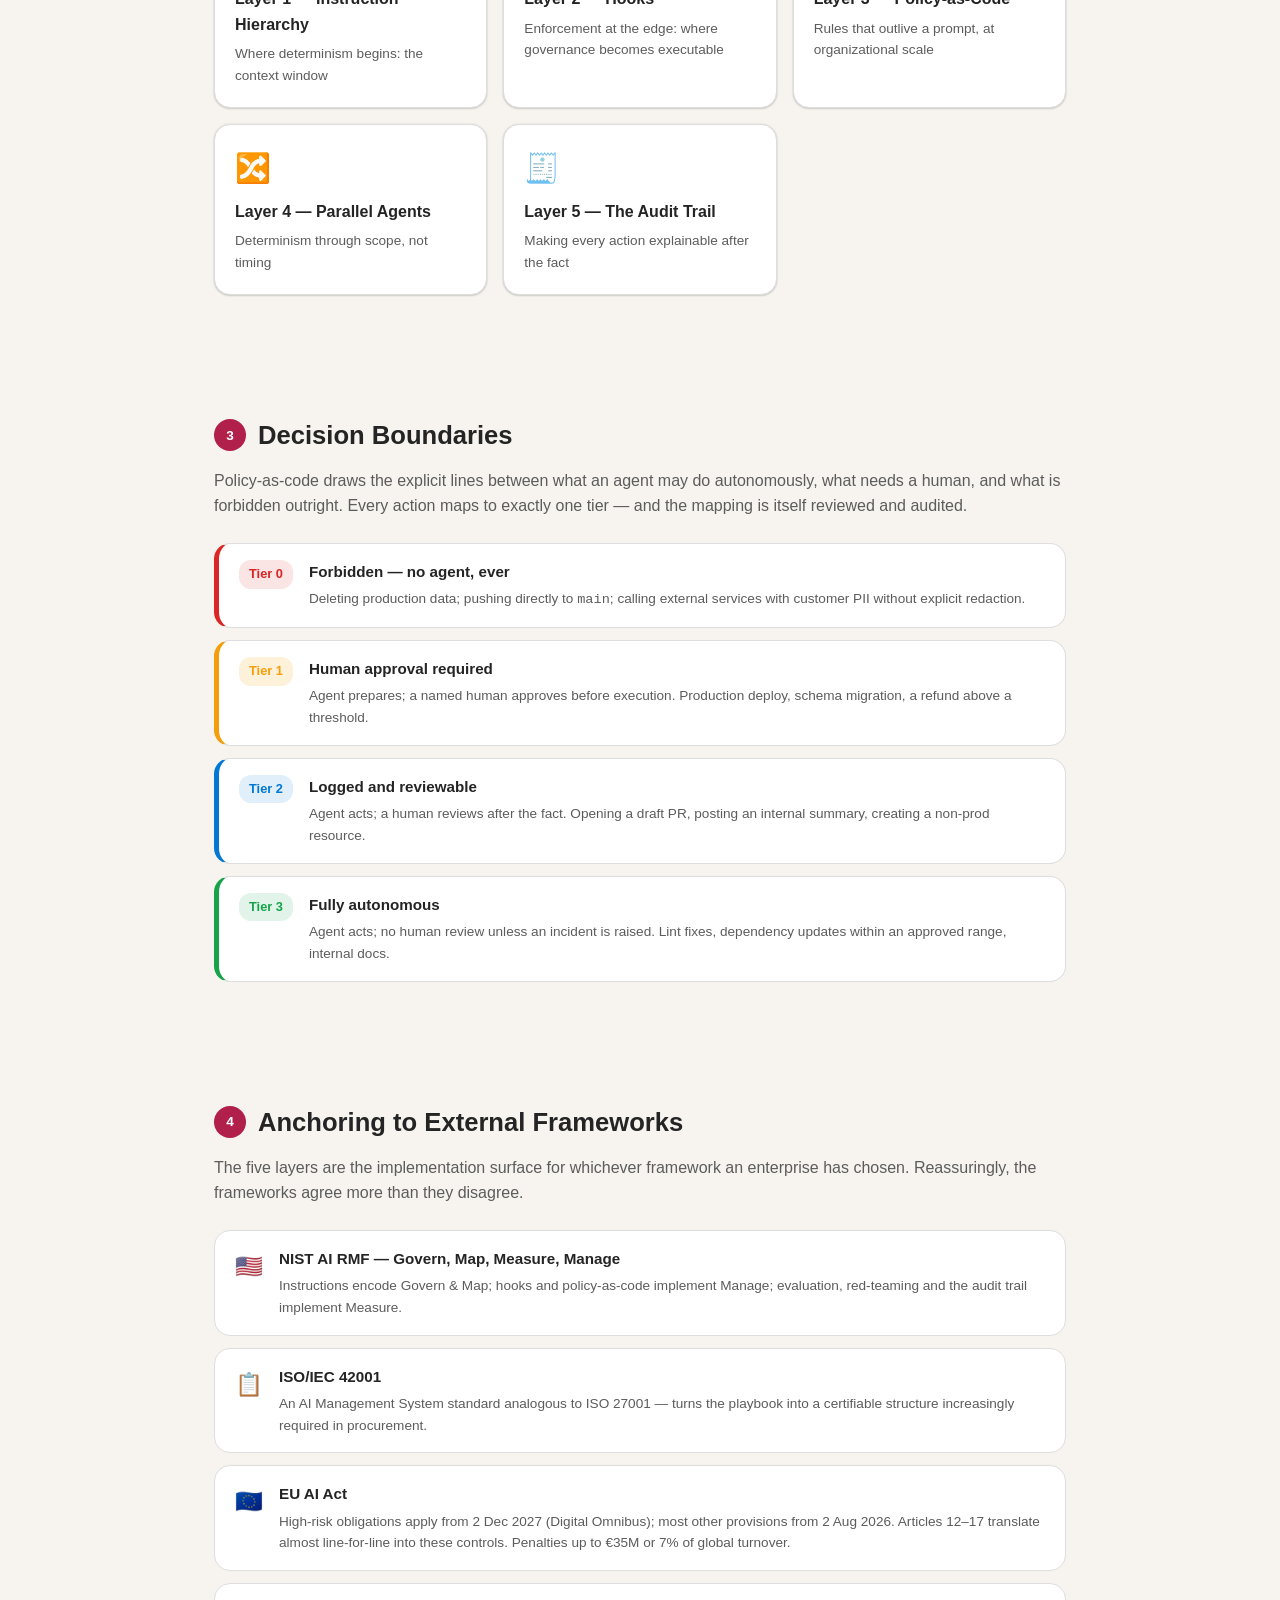
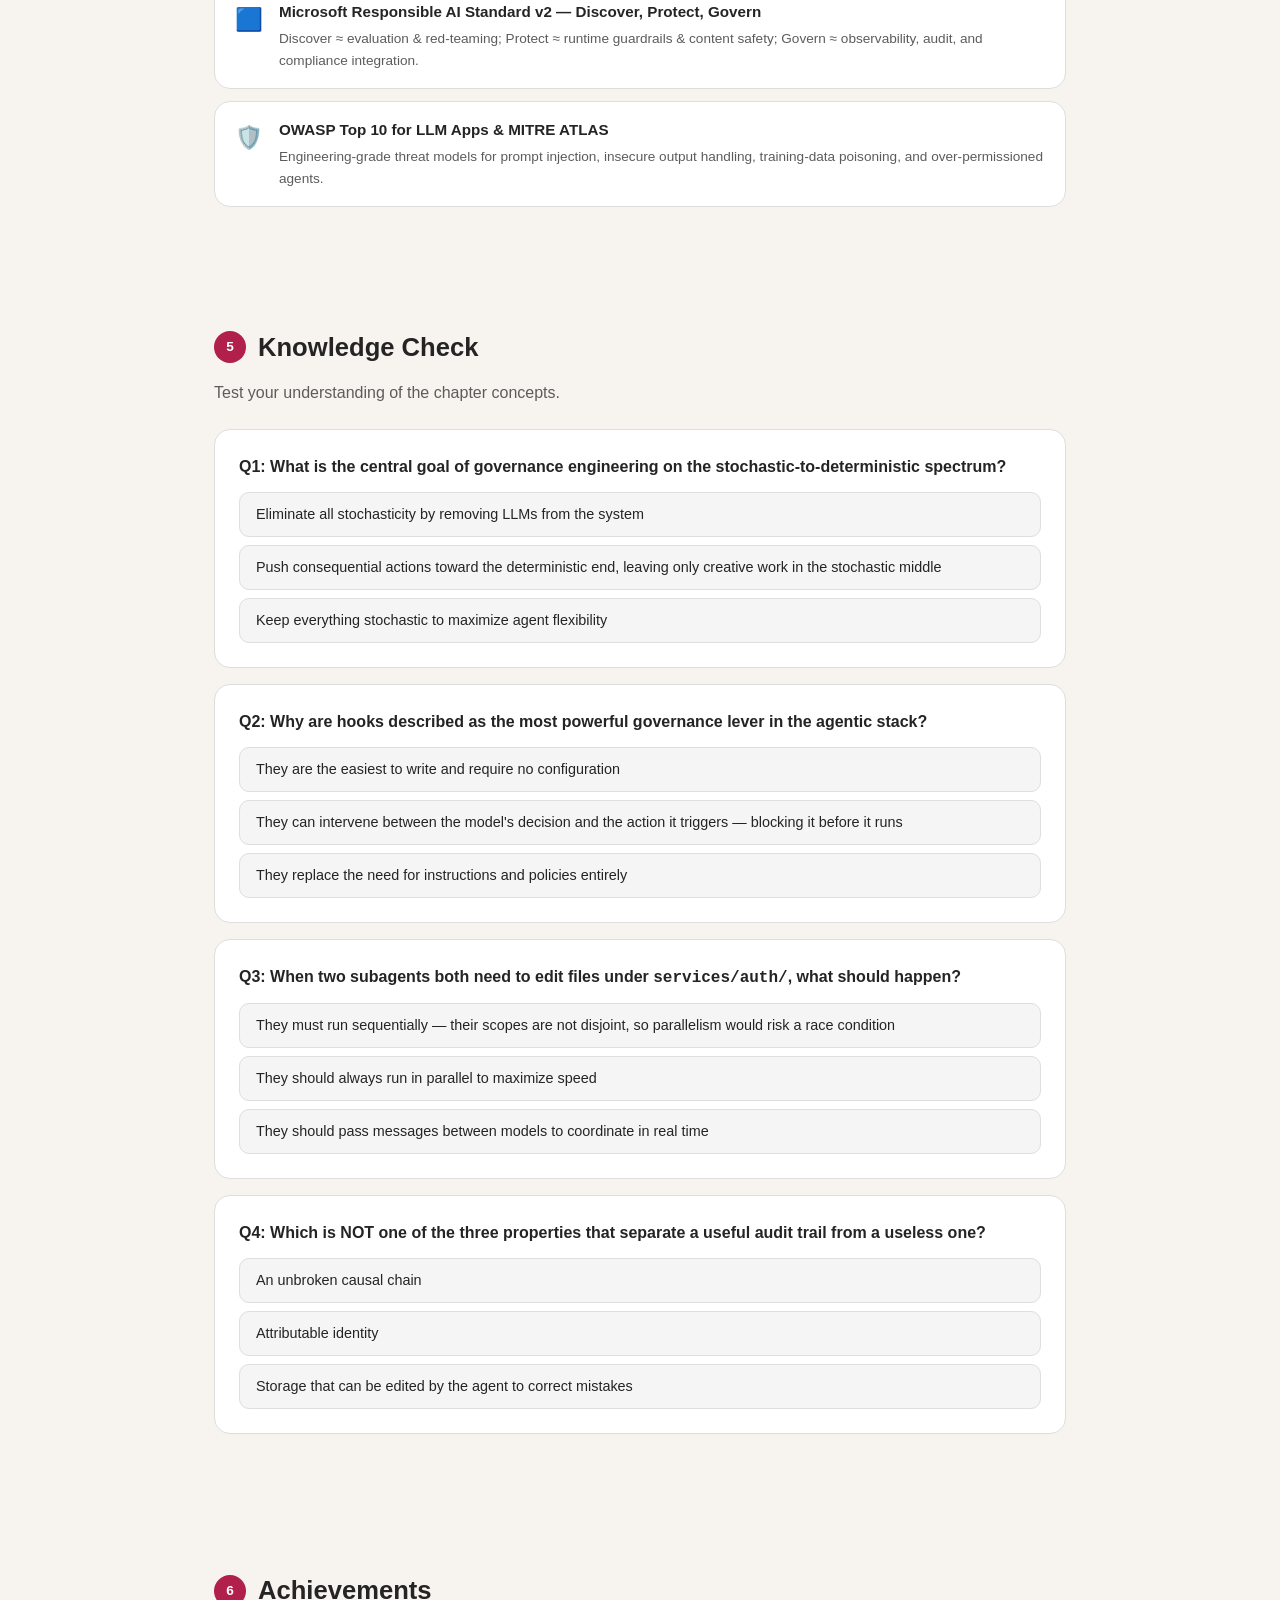
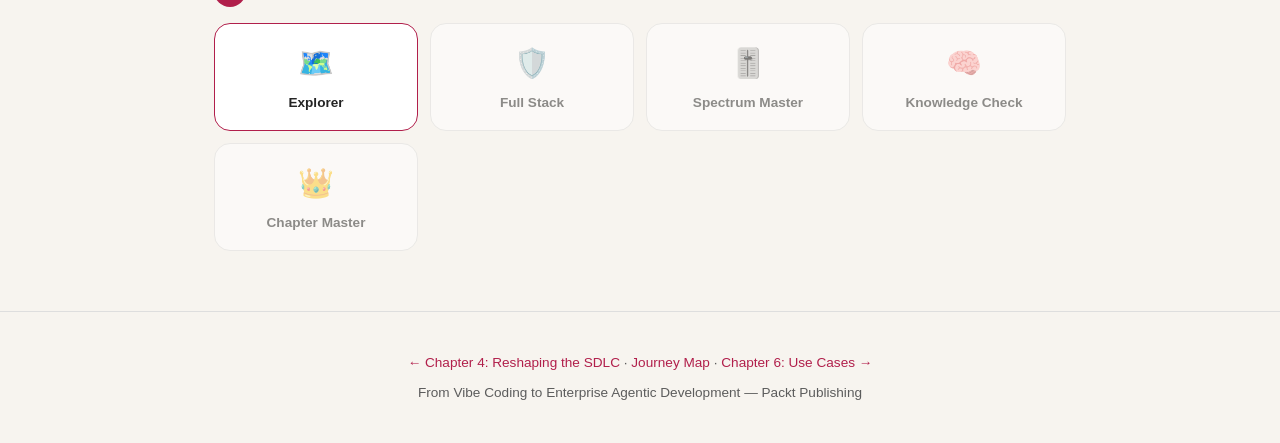
<file: chapter5/chapter5-landing.html>
<!DOCTYPE html>
<html lang="en">
<head>
<meta charset="UTF-8">
<meta name="viewport" content="width=device-width, initial-scale=1.0">
<title>Chapter 5 — Governance: From Stochastic to Deterministic Agentic Development</title>
<script>
(()=>{
  const param = new URLSearchParams(window.location.search).get("scoutTheme");
  const theme = param || (window.matchMedia("(prefers-color-scheme: dark)").matches ? "dark" : "light");
  document.documentElement.setAttribute("data-theme", theme);
})();
</script>
<style>
:root {
  color-scheme: light;
  --cp-bg: #f7f4ef;
  --cp-bg-elevated: #fcfbf8;
  --cp-surface: #ffffff;
  --cp-surface-soft: #f5f5f5;
  --cp-border: #dedede;
  --cp-border-strong: #919191;
  --cp-text: #242424;
  --cp-text-muted: #5c5c5c;
  --cp-text-soft: #6f6f6f;
  --cp-accent: #b11f4b;
  --cp-accent-hover: #9a1a41;
  --cp-accent-soft: rgba(177, 31, 75, 0.08);
  --cp-accent-fg: #ffffff;
  --cp-success: #16a34a;
  --cp-danger: #dc2626;
  --cp-warning: #f59e0b;
  --cp-link: #0078d4;
  --cp-shadow: 0 18px 48px rgba(0, 0, 0, 0.12);
  --cp-overlay: rgba(255, 255, 255, 0.8);
  --cp-panel: rgba(255, 255, 255, 0.86);
  --cp-panel-strong: rgba(255, 255, 255, 0.96);
  --cp-sheen: rgba(255, 255, 255, 0.55);
  --cp-highlight: rgba(177, 31, 75, 0.12);
}
html[data-theme="dark"] {
  color-scheme: dark;
  --cp-bg: #3d3b3a;
  --cp-bg-elevated: #343231;
  --cp-surface: #292929;
  --cp-surface-soft: #2e2e2e;
  --cp-border: #474747;
  --cp-border-strong: #5f5f5f;
  --cp-text: #dedede;
  --cp-text-muted: #919191;
  --cp-text-soft: #b0b0b0;
  --cp-accent: #fd8ea1;
  --cp-accent-hover: #fb7b91;
  --cp-accent-soft: rgba(253, 142, 161, 0.14);
  --cp-accent-fg: #1a1a1a;
  --cp-success: #4ade80;
  --cp-danger: #f87171;
  --cp-warning: #fbbf24;
  --cp-link: #4da6ff;
  --cp-shadow: 0 18px 48px rgba(0, 0, 0, 0.32);
  --cp-overlay: rgba(41, 41, 41, 0.88);
  --cp-panel: rgba(41, 41, 41, 0.72);
  --cp-panel-strong: rgba(41, 41, 41, 0.96);
  --cp-sheen: rgba(255, 255, 255, 0.04);
  --cp-highlight: rgba(253, 142, 161, 0.12);
}

* { margin: 0; padding: 0; box-sizing: border-box; }
body {
  font-family: "Segoe UI", Aptos, Calibri, -apple-system, BlinkMacSystemFont, sans-serif;
  background: var(--cp-bg);
  color: var(--cp-text);
  line-height: 1.6;
  overflow-x: hidden;
}
code, pre {
  font-family: Consolas, "Courier New", Courier, monospace;
}

/* Progress bar */
.progress-bar {
  position: fixed; top: 0; left: 0; height: 3px;
  background: var(--cp-accent); z-index: 1000;
  transition: width 0.2s ease;
}

/* Theme toggle */
.theme-toggle {
  position: fixed; top: 16px; left: 16px; z-index: 999;
  background: var(--cp-surface); border: 1px solid var(--cp-border);
  border-radius: 0.625rem; padding: 8px 12px; cursor: pointer;
  font-size: 1.1rem; box-shadow: 0 0 2px rgba(0,0,0,0.12), 0 1px 2px rgba(0,0,0,0.14);
}
.theme-toggle:hover { border-color: var(--cp-accent); }

/* XP counter */
.xp-counter {
  position: fixed; top: 16px; right: 16px; z-index: 999;
  background: var(--cp-surface); border: 1px solid var(--cp-border);
  border-radius: 0.625rem; padding: 8px 16px;
  font-weight: 600; font-size: 0.9rem; color: var(--cp-accent);
  box-shadow: 0 0 2px rgba(0,0,0,0.12), 0 1px 2px rgba(0,0,0,0.14);
}

/* Toast */
.toast {
  position: fixed; bottom: 24px; right: 24px; z-index: 1001;
  background: var(--cp-surface); border: 1px solid var(--cp-accent);
  border-radius: 0.625rem; padding: 12px 20px;
  box-shadow: var(--cp-shadow); transform: translateY(100px); opacity: 0;
  transition: all 0.3s ease; font-size: 0.9rem;
}
.toast.show { transform: translateY(0); opacity: 1; }

/* Sections */
.hero {
  text-align: center; padding: 100px 24px 60px;
  max-width: 820px; margin: 0 auto;
}
.hero h1 { font-size: 2.4rem; font-weight: 700; margin-bottom: 16px; }
.hero .subtitle { font-size: 1.1rem; color: var(--cp-text-muted); max-width: 640px; margin: 0 auto 24px; }
.hero .badge {
  display: inline-block; background: var(--cp-accent-soft);
  color: var(--cp-accent); padding: 6px 14px; border-radius: 20px;
  font-size: 0.8rem; font-weight: 600; text-transform: uppercase; letter-spacing: 0.5px;
}

section { padding: 60px 24px; max-width: 900px; margin: 0 auto; }
section h2 {
  font-size: 1.6rem; margin-bottom: 12px; color: var(--cp-text);
  display: flex; align-items: center; gap: 12px;
}
section h2 .num {
  background: var(--cp-accent); color: var(--cp-accent-fg);
  width: 32px; height: 32px; border-radius: 50%;
  display: flex; align-items: center; justify-content: center;
  font-size: 0.85rem; font-weight: 700; flex-shrink: 0;
}
section p.desc { color: var(--cp-text-muted); margin-bottom: 24px; }

/* Cards */
.card {
  background: var(--cp-surface); border: 1px solid var(--cp-border);
  border-radius: 16px; padding: 24px; margin-bottom: 16px;
  box-shadow: 0 0 2px rgba(0,0,0,0.12), 0 1px 2px rgba(0,0,0,0.14);
  transition: border-color 0.2s, transform 0.2s;
}
.card:hover { border-color: var(--cp-accent); transform: translateY(-2px); }
.card h3 { font-size: 1.1rem; margin-bottom: 8px; }
.card p { color: var(--cp-text-muted); font-size: 0.9rem; }

/* Layer cards (governance layers) */
.phase-grid { display: grid; grid-template-columns: repeat(auto-fit, minmax(260px, 1fr)); gap: 16px; }
.phase-card {
  background: var(--cp-surface); border: 1px solid var(--cp-border);
  border-radius: 16px; padding: 20px; cursor: pointer;
  box-shadow: 0 0 2px rgba(0,0,0,0.12), 0 1px 2px rgba(0,0,0,0.14);
  transition: all 0.2s;
}
.phase-card:hover { border-color: var(--cp-accent); transform: translateY(-2px); }
.phase-card.expanded { grid-column: 1 / -1; }
.phase-card .phase-icon { font-size: 1.8rem; margin-bottom: 8px; }
.phase-card h3 { font-size: 1rem; margin-bottom: 6px; }
.phase-card .phase-summary { color: var(--cp-text-muted); font-size: 0.85rem; }
.phase-card .phase-detail {
  display: none; margin-top: 16px; padding-top: 16px;
  border-top: 1px solid var(--cp-border); font-size: 0.9rem;
}
.phase-card.expanded .phase-detail { display: block; }
.phase-card .primitives-used {
  display: flex; flex-wrap: wrap; gap: 6px; margin-top: 12px;
}
.phase-card .prim-tag {
  background: var(--cp-accent-soft); color: var(--cp-accent);
  padding: 3px 10px; border-radius: 12px; font-size: 0.75rem; font-weight: 600;
}

/* Spectrum (stochastic -> deterministic) */
.spectrum-track {
  display: flex; align-items: stretch; justify-content: center;
  gap: 0; margin: 28px 0 8px; flex-wrap: wrap;
  border-radius: 16px; overflow: hidden;
  border: 1px solid var(--cp-border);
}
.spectrum-band {
  flex: 1 1 150px; min-width: 150px; padding: 18px 14px; cursor: pointer;
  text-align: center; transition: all 0.25s; background: var(--cp-surface);
  border-right: 1px solid var(--cp-border);
}
.spectrum-band:last-child { border-right: none; }
.spectrum-band:hover, .spectrum-band.active {
  background: var(--cp-accent-soft);
}
.spectrum-band .band-num {
  display: inline-flex; align-items: center; justify-content: center;
  width: 26px; height: 26px; border-radius: 50%;
  background: var(--cp-accent); color: var(--cp-accent-fg);
  font-size: 0.8rem; font-weight: 700; margin-bottom: 8px;
}
.spectrum-band .band-label { font-weight: 600; font-size: 0.85rem; }
.spectrum-axis {
  display: flex; justify-content: space-between;
  font-size: 0.8rem; font-weight: 600; color: var(--cp-text-muted);
  padding: 0 4px; margin-bottom: 8px;
}
.spectrum-axis .left { color: var(--cp-danger); }
.spectrum-axis .right { color: var(--cp-success); }
.spectrum-detail {
  background: var(--cp-bg-elevated); border: 1px solid var(--cp-border);
  border-radius: 16px; padding: 20px 24px; margin-top: 8px;
  font-size: 0.9rem; color: var(--cp-text-muted); min-height: 64px;
}
.spectrum-detail strong { color: var(--cp-text); }

/* Decision boundary tiers */
.tier-list { display: flex; flex-direction: column; gap: 12px; }
.tier {
  display: flex; gap: 16px; align-items: flex-start;
  background: var(--cp-surface); border: 1px solid var(--cp-border);
  border-left-width: 5px; border-radius: 16px; padding: 16px 20px;
}
.tier .t-badge {
  flex-shrink: 0; font-weight: 700; font-size: 0.8rem;
  padding: 4px 10px; border-radius: 12px; white-space: nowrap;
}
.tier h4 { font-size: 0.95rem; margin-bottom: 4px; }
.tier p { font-size: 0.85rem; color: var(--cp-text-muted); }
.tier.t0 { border-left-color: var(--cp-danger); }
.tier.t0 .t-badge { background: rgba(220,38,38,0.12); color: var(--cp-danger); }
.tier.t1 { border-left-color: var(--cp-warning); }
.tier.t1 .t-badge { background: rgba(245,158,11,0.15); color: var(--cp-warning); }
.tier.t2 { border-left-color: var(--cp-link); }
.tier.t2 .t-badge { background: rgba(0,120,212,0.12); color: var(--cp-link); }
.tier.t3 { border-left-color: var(--cp-success); }
.tier.t3 .t-badge { background: rgba(22,163,74,0.12); color: var(--cp-success); }

/* Challenge box */
.scenario-box {
  background: var(--cp-accent-soft); border: 1px solid var(--cp-accent);
  border-radius: 16px; padding: 24px; margin: 24px 0;
}
.scenario-box h3 { color: var(--cp-accent); margin-bottom: 8px; }
.scenario-box p { font-size: 0.9rem; color: var(--cp-text-muted); }

/* Quiz */
.quiz-card {
  background: var(--cp-surface); border: 1px solid var(--cp-border);
  border-radius: 16px; padding: 24px; margin-bottom: 16px;
}
.quiz-card h4 { margin-bottom: 12px; font-size: 1rem; }
.quiz-options { display: flex; flex-direction: column; gap: 8px; }
.quiz-opt {
  padding: 10px 16px; border: 1px solid var(--cp-border);
  border-radius: 0.625rem; cursor: pointer; font-size: 0.9rem;
  transition: all 0.2s; background: var(--cp-surface-soft);
}
.quiz-opt:hover { border-color: var(--cp-accent); }
.quiz-opt.correct { background: rgba(22, 163, 74, 0.12); border-color: var(--cp-success); color: var(--cp-success); }
.quiz-opt.wrong { background: rgba(220, 38, 38, 0.12); border-color: var(--cp-danger); color: var(--cp-danger); }
.quiz-opt.disabled { pointer-events: none; opacity: 0.7; }

/* Frameworks */
.principles-list { display: flex; flex-direction: column; gap: 12px; }
.principle {
  display: flex; gap: 16px; align-items: flex-start;
  background: var(--cp-surface); border: 1px solid var(--cp-border);
  border-radius: 16px; padding: 16px 20px;
}
.principle .p-icon { font-size: 1.4rem; flex-shrink: 0; margin-top: 2px; }
.principle h4 { font-size: 0.95rem; margin-bottom: 4px; }
.principle p { font-size: 0.85rem; color: var(--cp-text-muted); }

/* Achievements */
.achievements-grid {
  display: grid; grid-template-columns: repeat(auto-fit, minmax(200px, 1fr)); gap: 12px;
}
.achievement {
  background: var(--cp-surface); border: 1px solid var(--cp-border);
  border-radius: 16px; padding: 16px; text-align: center;
  opacity: 0.5; transition: all 0.3s;
}
.achievement.unlocked { opacity: 1; border-color: var(--cp-accent); }
.achievement .ach-icon { font-size: 1.8rem; margin-bottom: 6px; }
.achievement .ach-name { font-weight: 600; font-size: 0.85rem; }

/* Footer */
footer {
  text-align: center; padding: 40px 24px; color: var(--cp-text-muted);
  font-size: 0.85rem; border-top: 1px solid var(--cp-border);
}
footer a { color: var(--cp-accent); text-decoration: none; }
footer a:hover { text-decoration: underline; }

/* Animations */
.reveal { opacity: 0; transform: translateY(20px); transition: all 0.5s ease; }
.reveal.visible { opacity: 1; transform: translateY(0); }
</style>
</head>
<body>

<div class="progress-bar" id="progressBar"></div>
<button class="theme-toggle" onclick="toggleTheme()" title="Toggle theme">🌓</button>
<div class="xp-counter" id="xpCounter">⚡ 0 XP</div>
<div class="toast" id="toast"></div>

<!-- HERO -->
<div class="hero">
  <span class="badge">Chapter 5</span>
  <h1>Governance: From Stochastic to Deterministic Agentic Development</h1>
  <p class="subtitle">Speed is the easy part. The hard part is who is accountable, what an agent can actually do, and how you prove what happened. Treat governance as engineering — not policy — across five layers and a spectrum.</p>
</div>

<!-- The Governance Challenge -->
<section class="reveal">
  <div class="scenario-box">
    <h3>⚖️ The Governance Challenge</h3>
    <p>The moment an agent writes production code, every CIO, CISO, and auditor asks the same three questions: <strong>who is accountable</strong>, <strong>what can the agent actually do</strong>, and <strong>how do we prove what happened</strong>? Fewer than 1% of organizations have fully operationalized responsible-AI practices, and Gartner expects 40%+ of agentic-AI projects to be cancelled by 2027 — often for inadequate risk controls. This chapter answers those questions with engineering, not folklore.</p>
  </div>
</section>

<!-- Stochastic-to-Deterministic Spectrum -->
<section class="reveal">
  <h2><span class="num">1</span> The Stochastic-to-Deterministic Spectrum</h2>
  <p class="desc">Every part of an agentic system sits somewhere between pure stochasticity and pure determinism. The goal of governance engineering: push consequential actions toward the deterministic end, and leave only the creative work in the stochastic middle. Click each band to explore.</p>
  <div class="spectrum-axis">
    <span class="left">◀ Stochastic — same input, different output</span>
    <span class="right">Deterministic — same input, same output ▶</span>
  </div>
  <div class="spectrum-track" id="spectrumTrack">
    <div class="spectrum-band" onclick="activateBand(this, 0)">
      <div class="band-num">1</div>
      <div class="band-label">Stochastic generation</div>
    </div>
    <div class="spectrum-band" onclick="activateBand(this, 1)">
      <div class="band-num">2</div>
      <div class="band-label">Under context constraint</div>
    </div>
    <div class="spectrum-band" onclick="activateBand(this, 2)">
      <div class="band-num">3</div>
      <div class="band-label">Deterministic validation</div>
    </div>
    <div class="spectrum-band" onclick="activateBand(this, 3)">
      <div class="band-num">4</div>
      <div class="band-label">Deterministic procedure</div>
    </div>
    <div class="spectrum-band" onclick="activateBand(this, 4)">
      <div class="band-num">5</div>
      <div class="band-label">Fully deterministic</div>
    </div>
  </div>
  <div class="spectrum-detail" id="spectrumDetail">
    <strong>Pick a band.</strong> The principle: the higher the blast radius of an action, the further toward the deterministic end it must live. Drafting a memo? Stochastic is fine. Running a production migration? Deterministic procedure under explicit human approval.
  </div>
</section>

<!-- Five Governance Layers -->
<section class="reveal">
  <h2><span class="num">2</span> Five Governance Layers</h2>
  <p class="desc">The layers that turn the spectrum principle into a working system. Click each to expand — explore all five to unlock an achievement.</p>
  <div class="phase-grid" id="phaseGrid">

    <div class="phase-card" onclick="togglePhase(this, 0)">
      <div class="phase-icon">📜</div>
      <h3>Layer 1 — Instruction Hierarchy</h3>
      <div class="phase-summary">Where determinism begins: the context window</div>
      <div class="phase-detail">
        <p>Three tiers narrow the model's distribution in GitHub Copilot. <strong>Tier 1</strong> global ambient rules in <code>.github/copilot-instructions.md</code> — 10–15 imperative non-negotiables. <strong>Tier 2</strong> scoped instructions under <code>.github/instructions/</code> with an <code>applyTo</code> glob — the most underused governance lever. <strong>Tier 3</strong> <code>.memory.md</code> treated like code: versioned, reviewed, persisted across sessions. <em>(The equivalent in Claude Code is a root <code>CLAUDE.md</code> plus nested <code>CLAUDE.md</code> files.)</em></p>
        <div class="primitives-used">
          <span class="prim-tag">Tier 1: global</span>
          <span class="prim-tag">Tier 2: scoped</span>
          <span class="prim-tag">Tier 3: memory</span>
          <span class="prim-tag">Short · imperative · scoped</span>
        </div>
      </div>
    </div>

    <div class="phase-card" onclick="togglePhase(this, 1)">
      <div class="phase-icon">🪝</div>
      <h3>Layer 2 — Hooks</h3>
      <div class="phase-summary">Enforcement at the edge: where governance becomes executable</div>
      <div class="phase-detail">
        <p>Instructions tell the model what is expected; hooks make it enforceable. In GitHub Copilot, hooks live under <code>.github/hooks/</code> and fire on a defined event; a non-zero exit code blocks the action <em>before</em> it runs. Scaled up, <strong>agentic workflows</strong> in <code>.github/workflows/</code> pin an entire pipeline — triggers, least-privilege permissions, allowed tools, human gates — into a compiled, version-controlled definition (<code>.lock.yml</code>). <em>(The equivalent in Claude Code is hooks declared in <code>.claude/settings.json</code> with explicit events like <code>PreToolUse</code>.)</em></p>
        <div class="primitives-used">
          <span class="prim-tag">.github/hooks/</span>
          <span class="prim-tag">.github/workflows/</span>
          <span class="prim-tag">Agentic workflows</span>
          <span class="prim-tag">Least-privilege</span>
        </div>
      </div>
    </div>

    <div class="phase-card" onclick="togglePhase(this, 2)">
      <div class="phase-icon">📐</div>
      <h3>Layer 3 — Policy-as-Code</h3>
      <div class="phase-summary">Rules that outlive a prompt, at organizational scale</div>
      <div class="phase-detail">
        <p>Hooks are local; policies live in a registry and are inherited everywhere automatically. OPA/Rego expresses rules like "no agent may write to <code>/etc</code>" or "only the release agent may call <code>az deployment create</code>." Good policies are <strong>declarative, testable, auditable, and versioned</strong>. They map directly onto NIST AI RMF, ISO 42001 Annex A, and the Microsoft Responsible AI Standard.</p>
        <div class="primitives-used">
          <span class="prim-tag">OPA / Rego</span>
          <span class="prim-tag">Declarative</span>
          <span class="prim-tag">Testable in CI</span>
          <span class="prim-tag">Signed & versioned</span>
        </div>
      </div>
    </div>

    <div class="phase-card" onclick="togglePhase(this, 3)">
      <div class="phase-icon">🔀</div>
      <h3>Layer 4 — Parallel Agents</h3>
      <div class="phase-summary">Determinism through scope, not timing</div>
      <div class="phase-detail">
        <p>Parallelism is the largest throughput multiplier — and the largest source of non-determinism (race conditions where the racers are LLMs). Three rules tame it: <strong>(1)</strong> parallelize only on provably disjoint scopes; <strong>(2)</strong> make shared-state writes idempotent so re-runs are safe; <strong>(3)</strong> coordinate via durable artifacts in the file system, never via volatile model memory.</p>
        <div class="primitives-used">
          <span class="prim-tag">Disjoint scopes</span>
          <span class="prim-tag">Idempotency</span>
          <span class="prim-tag">File-mediated handoff</span>
        </div>
      </div>
    </div>

    <div class="phase-card" onclick="togglePhase(this, 4)">
      <div class="phase-icon">🧾</div>
      <h3>Layer 5 — The Audit Trail</h3>
      <div class="phase-summary">Making every action explainable after the fact</div>
      <div class="phase-detail">
        <p>The deterministic shadow of a probabilistic system — the unified record of every prompt, tool call, retrieved document, policy decision, human approval, and model output. Three properties separate useful from useless: an <strong>unbroken causal chain</strong>, <strong>attributable identity</strong> (Entra Agent ID, IAM role, OAuth principal), and <strong>tamper-evident storage</strong>. It's not insurance — it's the data fabric that makes the system safer over time.</p>
        <div class="primitives-used">
          <span class="prim-tag">Causal chain</span>
          <span class="prim-tag">Attributable identity</span>
          <span class="prim-tag">Tamper-evident</span>
          <span class="prim-tag">OpenTelemetry</span>
        </div>
      </div>
    </div>

  </div>
</section>

<!-- Decision Boundaries -->
<section class="reveal">
  <h2><span class="num">3</span> Decision Boundaries</h2>
  <p class="desc">Policy-as-code draws the explicit lines between what an agent may do autonomously, what needs a human, and what is forbidden outright. Every action maps to exactly one tier — and the mapping is itself reviewed and audited.</p>
  <div class="tier-list">
    <div class="tier t0">
      <span class="t-badge">Tier 0</span>
      <div>
        <h4>Forbidden — no agent, ever</h4>
        <p>Deleting production data; pushing directly to <code>main</code>; calling external services with customer PII without explicit redaction.</p>
      </div>
    </div>
    <div class="tier t1">
      <span class="t-badge">Tier 1</span>
      <div>
        <h4>Human approval required</h4>
        <p>Agent prepares; a named human approves before execution. Production deploy, schema migration, a refund above a threshold.</p>
      </div>
    </div>
    <div class="tier t2">
      <span class="t-badge">Tier 2</span>
      <div>
        <h4>Logged and reviewable</h4>
        <p>Agent acts; a human reviews after the fact. Opening a draft PR, posting an internal summary, creating a non-prod resource.</p>
      </div>
    </div>
    <div class="tier t3">
      <span class="t-badge">Tier 3</span>
      <div>
        <h4>Fully autonomous</h4>
        <p>Agent acts; no human review unless an incident is raised. Lint fixes, dependency updates within an approved range, internal docs.</p>
      </div>
    </div>
  </div>
</section>

<!-- External Frameworks -->
<section class="reveal">
  <h2><span class="num">4</span> Anchoring to External Frameworks</h2>
  <p class="desc">The five layers are the implementation surface for whichever framework an enterprise has chosen. Reassuringly, the frameworks agree more than they disagree.</p>
  <div class="principles-list">
    <div class="principle">
      <div class="p-icon">🇺🇸</div>
      <div>
        <h4>NIST AI RMF — Govern, Map, Measure, Manage</h4>
        <p>Instructions encode Govern &amp; Map; hooks and policy-as-code implement Manage; evaluation, red-teaming and the audit trail implement Measure.</p>
      </div>
    </div>
    <div class="principle">
      <div class="p-icon">📋</div>
      <div>
        <h4>ISO/IEC 42001</h4>
        <p>An AI Management System standard analogous to ISO 27001 — turns the playbook into a certifiable structure increasingly required in procurement.</p>
      </div>
    </div>
    <div class="principle">
      <div class="p-icon">🇪🇺</div>
      <div>
        <h4>EU AI Act</h4>
        <p>High-risk obligations apply from 2 Dec 2027 (Digital Omnibus); most other provisions from 2 Aug 2026. Articles 12–17 translate almost line-for-line into these controls. Penalties up to €35M or 7% of global turnover.</p>
      </div>
    </div>
    <div class="principle">
      <div class="p-icon">🟦</div>
      <div>
        <h4>Microsoft Responsible AI Standard v2 — Discover, Protect, Govern</h4>
        <p>Discover ≈ evaluation &amp; red-teaming; Protect ≈ runtime guardrails &amp; content safety; Govern ≈ observability, audit, and compliance integration.</p>
      </div>
    </div>
    <div class="principle">
      <div class="p-icon">🛡️</div>
      <div>
        <h4>OWASP Top 10 for LLM Apps &amp; MITRE ATLAS</h4>
        <p>Engineering-grade threat models for prompt injection, insecure output handling, training-data poisoning, and over-permissioned agents.</p>
      </div>
    </div>
  </div>
</section>

<!-- Quizzes -->
<section class="reveal">
  <h2><span class="num">5</span> Knowledge Check</h2>
  <p class="desc">Test your understanding of the chapter concepts.</p>

  <div class="quiz-card" id="quiz1">
    <h4>Q1: What is the central goal of governance engineering on the stochastic-to-deterministic spectrum?</h4>
    <div class="quiz-options">
      <div class="quiz-opt" onclick="checkQuiz('quiz1', this, false)">Eliminate all stochasticity by removing LLMs from the system</div>
      <div class="quiz-opt" onclick="checkQuiz('quiz1', this, true)">Push consequential actions toward the deterministic end, leaving only creative work in the stochastic middle</div>
      <div class="quiz-opt" onclick="checkQuiz('quiz1', this, false)">Keep everything stochastic to maximize agent flexibility</div>
    </div>
  </div>

  <div class="quiz-card" id="quiz2">
    <h4>Q2: Why are hooks described as the most powerful governance lever in the agentic stack?</h4>
    <div class="quiz-options">
      <div class="quiz-opt" onclick="checkQuiz('quiz2', this, false)">They are the easiest to write and require no configuration</div>
      <div class="quiz-opt" onclick="checkQuiz('quiz2', this, true)">They can intervene between the model's decision and the action it triggers — blocking it before it runs</div>
      <div class="quiz-opt" onclick="checkQuiz('quiz2', this, false)">They replace the need for instructions and policies entirely</div>
    </div>
  </div>

  <div class="quiz-card" id="quiz3">
    <h4>Q3: When two subagents both need to edit files under <code>services/auth/</code>, what should happen?</h4>
    <div class="quiz-options">
      <div class="quiz-opt" onclick="checkQuiz('quiz3', this, true)">They must run sequentially — their scopes are not disjoint, so parallelism would risk a race condition</div>
      <div class="quiz-opt" onclick="checkQuiz('quiz3', this, false)">They should always run in parallel to maximize speed</div>
      <div class="quiz-opt" onclick="checkQuiz('quiz3', this, false)">They should pass messages between models to coordinate in real time</div>
    </div>
  </div>

  <div class="quiz-card" id="quiz4">
    <h4>Q4: Which is NOT one of the three properties that separate a useful audit trail from a useless one?</h4>
    <div class="quiz-options">
      <div class="quiz-opt" onclick="checkQuiz('quiz4', this, false)">An unbroken causal chain</div>
      <div class="quiz-opt" onclick="checkQuiz('quiz4', this, false)">Attributable identity</div>
      <div class="quiz-opt" onclick="checkQuiz('quiz4', this, true)">Storage that can be edited by the agent to correct mistakes</div>
    </div>
  </div>
</section>

<!-- Achievements -->
<section class="reveal">
  <h2><span class="num">6</span> Achievements</h2>
  <div class="achievements-grid">
    <div class="achievement" id="ach-explorer"><div class="ach-icon">🗺️</div><div class="ach-name">Explorer</div></div>
    <div class="achievement" id="ach-layers"><div class="ach-icon">🛡️</div><div class="ach-name">Full Stack</div></div>
    <div class="achievement" id="ach-spectrum"><div class="ach-icon">🎚️</div><div class="ach-name">Spectrum Master</div></div>
    <div class="achievement" id="ach-quiz"><div class="ach-icon">🧠</div><div class="ach-name">Knowledge Check</div></div>
    <div class="achievement" id="ach-master"><div class="ach-icon">👑</div><div class="ach-name">Chapter Master</div></div>
  </div>
</section>

<!-- Footer -->
<footer>
  <p><a href="../chapter4/chapter4-landing.html">← Chapter 4: Reshaping the SDLC</a> · <a href="../before%20you%20start/before-you-start.html">Journey Map</a> · <a href="../chapter6/chapter6-landing.html">Chapter 6: Use Cases →</a></p>
  <p style="margin-top: 8px;">From Vibe Coding to Enterprise Agentic Development — Packt Publishing</p>
</footer>

<script>
// ===== STATE =====
let xp = 0;
let achievements = {};
let layersExplored = new Set();
let quizCorrect = 0;
let spectrumClicked = false;

// ===== THEME =====
function toggleTheme() {
  const current = document.documentElement.getAttribute('data-theme');
  const next = current === 'dark' ? 'light' : 'dark';
  document.documentElement.setAttribute('data-theme', next);
}

// ===== TABS =====
// (single-view page — no tab switching)

// ===== XP & TOAST =====
function addXP(amount) {
  xp += amount;
  document.getElementById('xpCounter').textContent = `⚡ ${xp} XP`;
}
function showToast(msg) {
  const t = document.getElementById('toast');
  t.textContent = msg;
  t.classList.add('show');
  setTimeout(() => t.classList.remove('show'), 3000);
}
function unlock(id) {
  if (achievements[id]) return;
  achievements[id] = true;
  document.getElementById(id).classList.add('unlocked');
  addXP(20);
  const names = { 'ach-explorer': 'Explorer', 'ach-layers': 'Full Stack', 'ach-spectrum': 'Spectrum Master', 'ach-quiz': 'Knowledge Check', 'ach-master': 'Chapter Master' };
  showToast(`🏆 Achievement: ${names[id]}!`);
  if (Object.keys(achievements).length >= 4) unlock('ach-master');
}

// ===== PROGRESS BAR =====
window.addEventListener('scroll', () => {
  const h = document.documentElement.scrollHeight - window.innerHeight;
  const pct = h > 0 ? (window.scrollY / h) * 100 : 0;
  document.getElementById('progressBar').style.width = pct + '%';
  if (pct > 80) unlock('ach-explorer');
});

// ===== SPECTRUM =====
const bandDetails = [
  '<strong>Band 1 — Stochastic generation.</strong> An LLM produces text or code from a prompt. No determinism guarantee. Useful, valuable, irreducibly unreliable in isolation.',
  '<strong>Band 2 — Stochastic generation under context constraint.</strong> Same generation, but with instructions, scoped rules, structured prompts, and memory files in the context window. The output is still probabilistic, but the support of the distribution is narrowed dramatically.',
  '<strong>Band 3 — Stochastic generation with deterministic validation.</strong> Every output passes through deterministic checks: tests, linting, type-checking, SAST, schema validation, golden-set regressions. Outputs that fail the gate are rejected, no exceptions.',
  '<strong>Band 4 — Deterministic procedure invoked by a stochastic decision.</strong> The agent decides which deterministic tool to call (stochastic), but the tool itself is a reproducible script — a deployment recipe, a migration runner, a policy evaluator. The agent is the dispatcher; the action is reproducible.',
  '<strong>Band 5 — Fully deterministic.</strong> A scheduled hook, a CI gate, a policy-as-code rule, a signed release. No model in the loop at execution time.'
];
function activateBand(el, idx) {
  document.querySelectorAll('.spectrum-band').forEach(s => s.classList.remove('active'));
  el.classList.add('active');
  document.getElementById('spectrumDetail').innerHTML = bandDetails[idx];
  if (!spectrumClicked) { spectrumClicked = true; addXP(10); unlock('ach-spectrum'); }
}

// ===== LAYERS =====
function togglePhase(el, idx) {
  el.classList.toggle('expanded');
  layersExplored.add(idx);
  addXP(5);
  if (layersExplored.size >= 5) unlock('ach-layers');
}

// ===== QUIZ =====
function checkQuiz(id, el, correct) {
  const opts = document.querySelectorAll(`#${id} .quiz-opt`);
  opts.forEach(o => o.classList.add('disabled'));
  if (correct) {
    el.classList.add('correct');
    addXP(15);
    quizCorrect++;
    if (quizCorrect >= 4) unlock('ach-quiz');
  } else {
    el.classList.add('wrong');
  }
}

// ===== REVEAL ON SCROLL =====
const observer = new IntersectionObserver(entries => {
  entries.forEach(e => { if (e.isIntersecting) e.target.classList.add('visible'); });
}, { threshold: 0.1 });
document.querySelectorAll('.reveal').forEach(el => observer.observe(el));

</script>
</body>
</html>
</file>
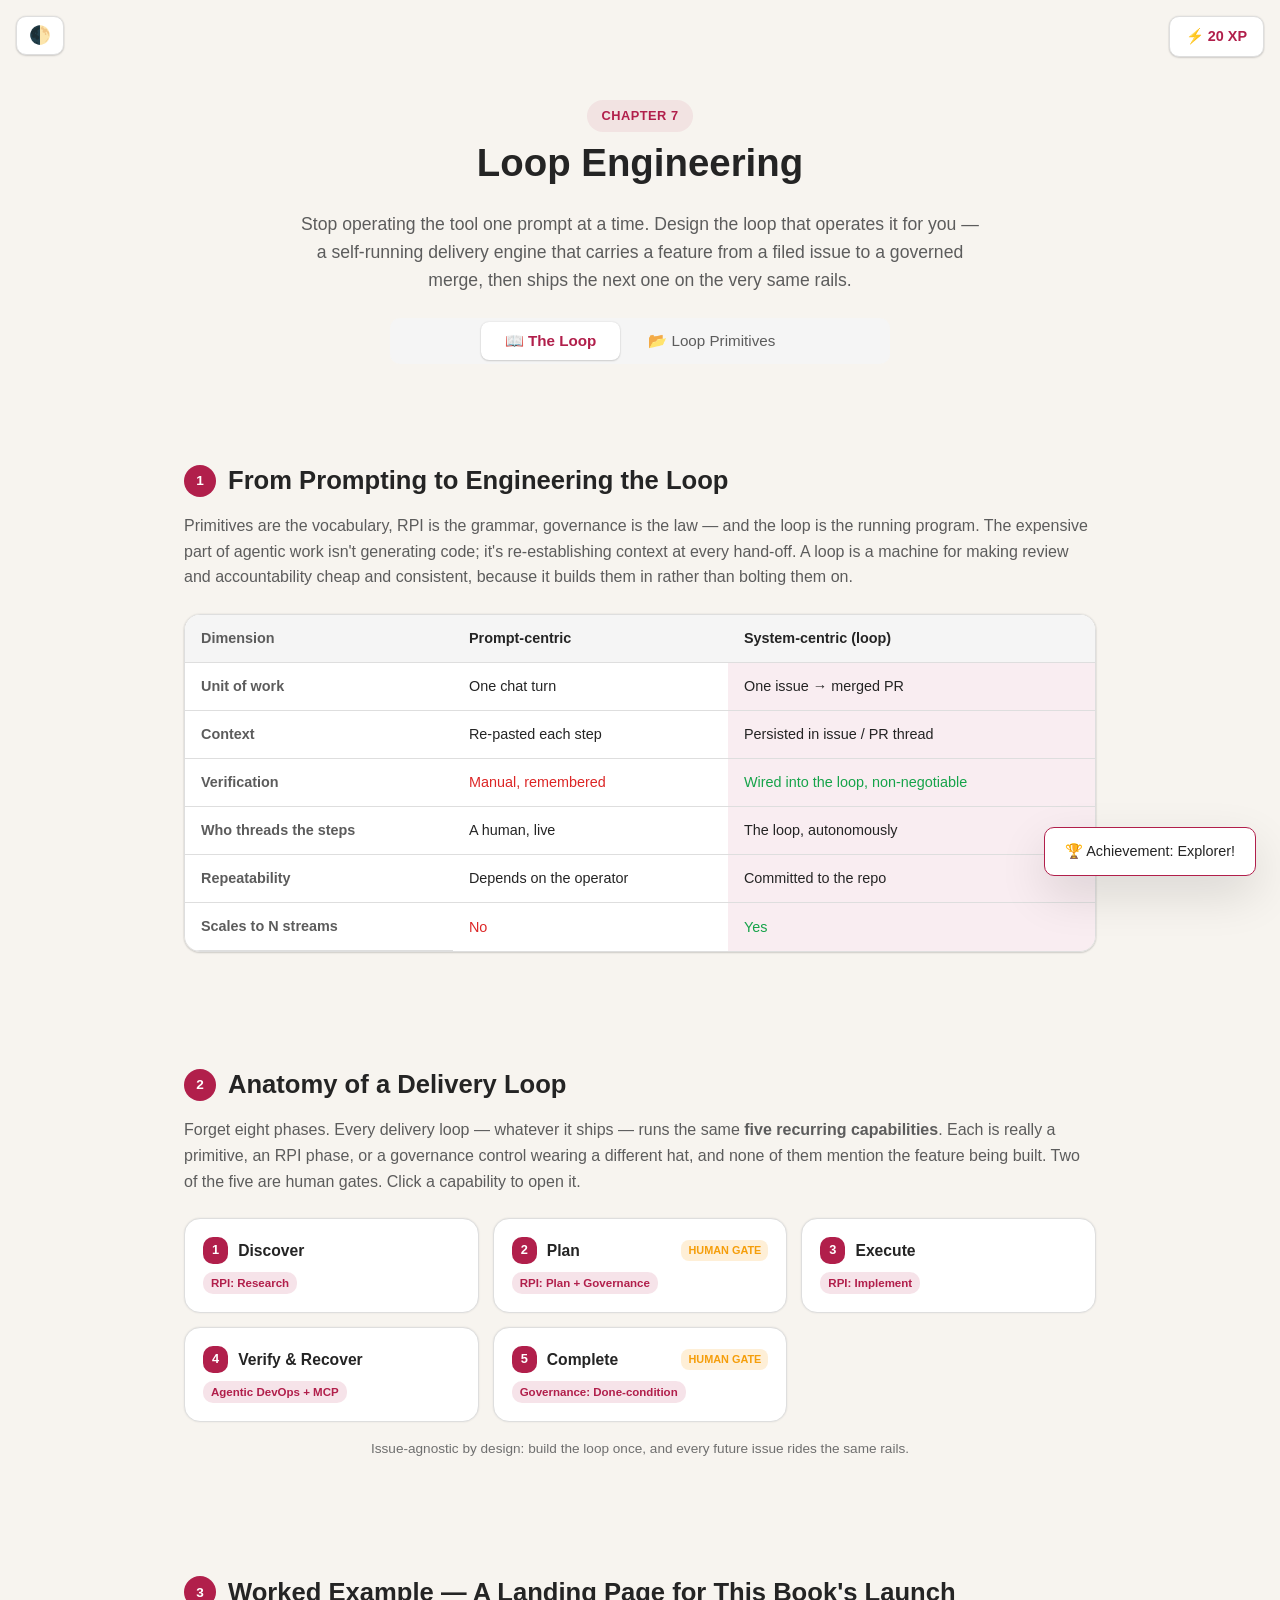
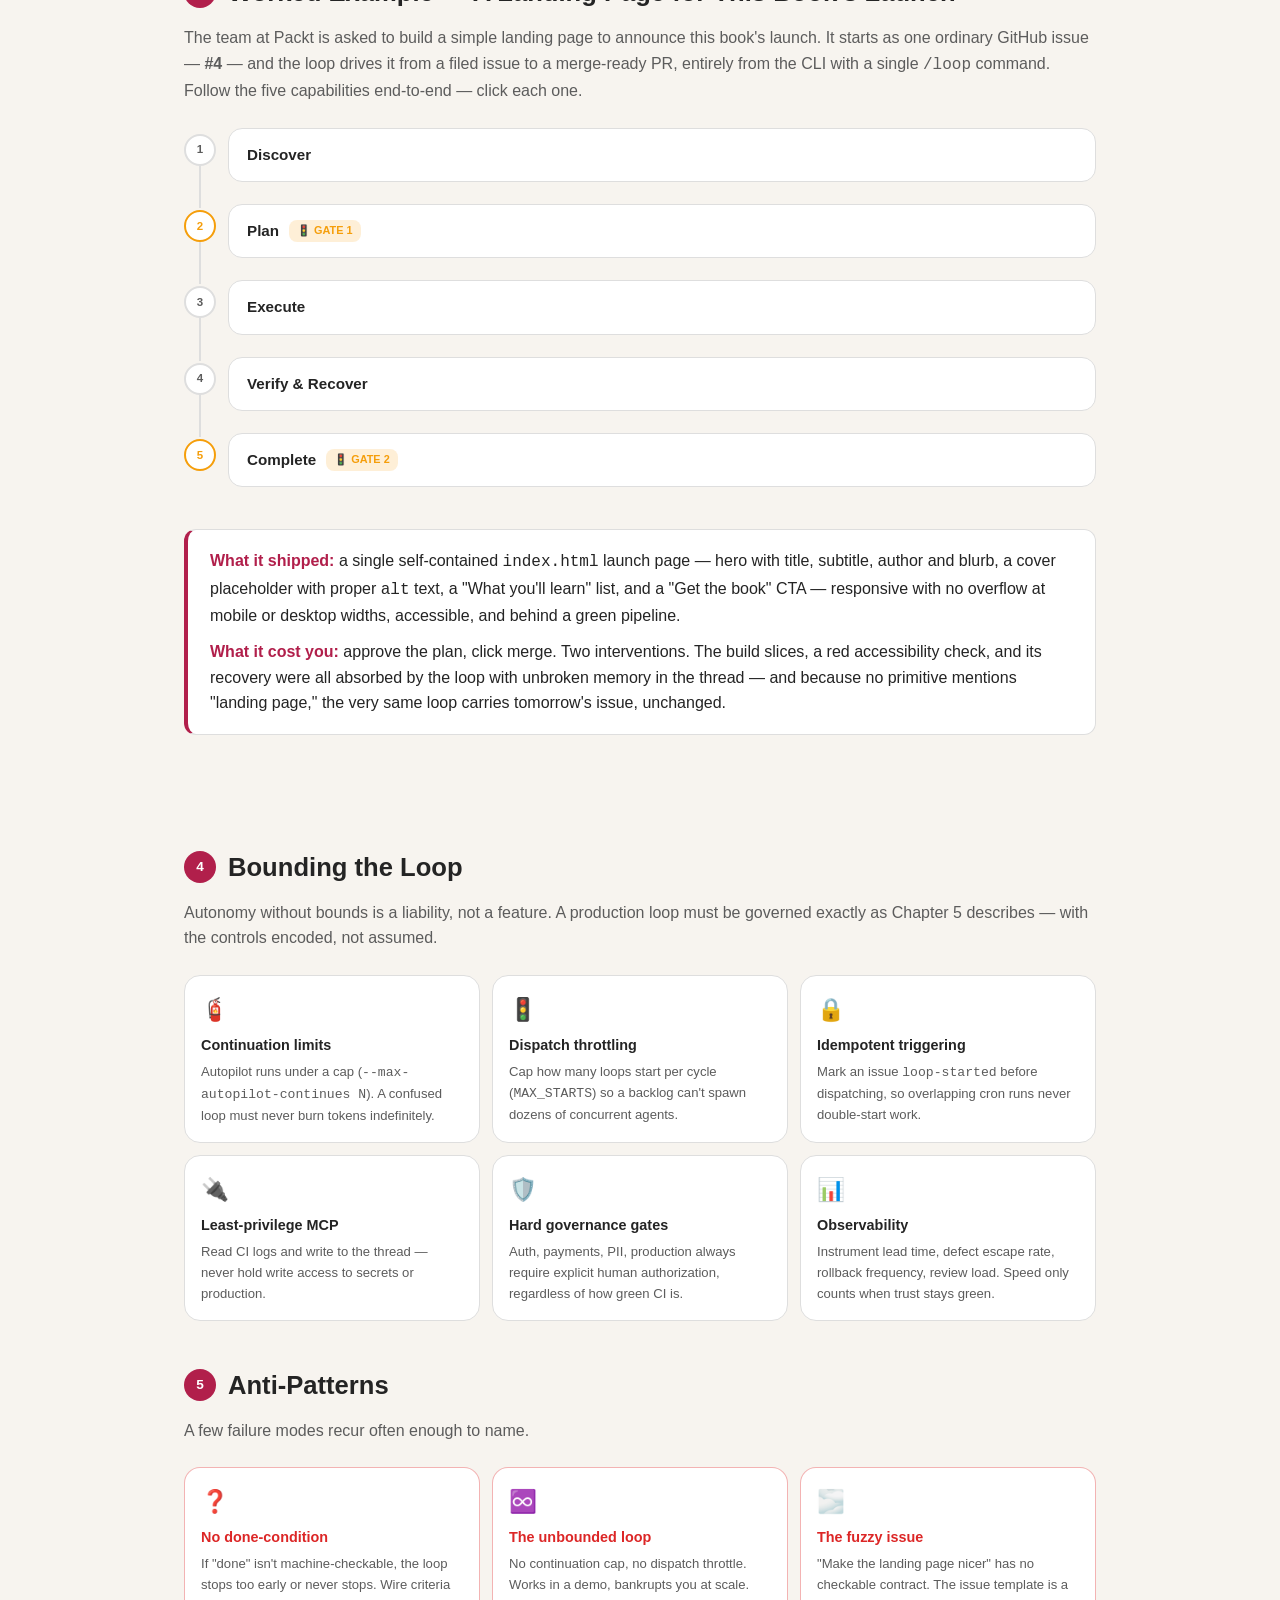
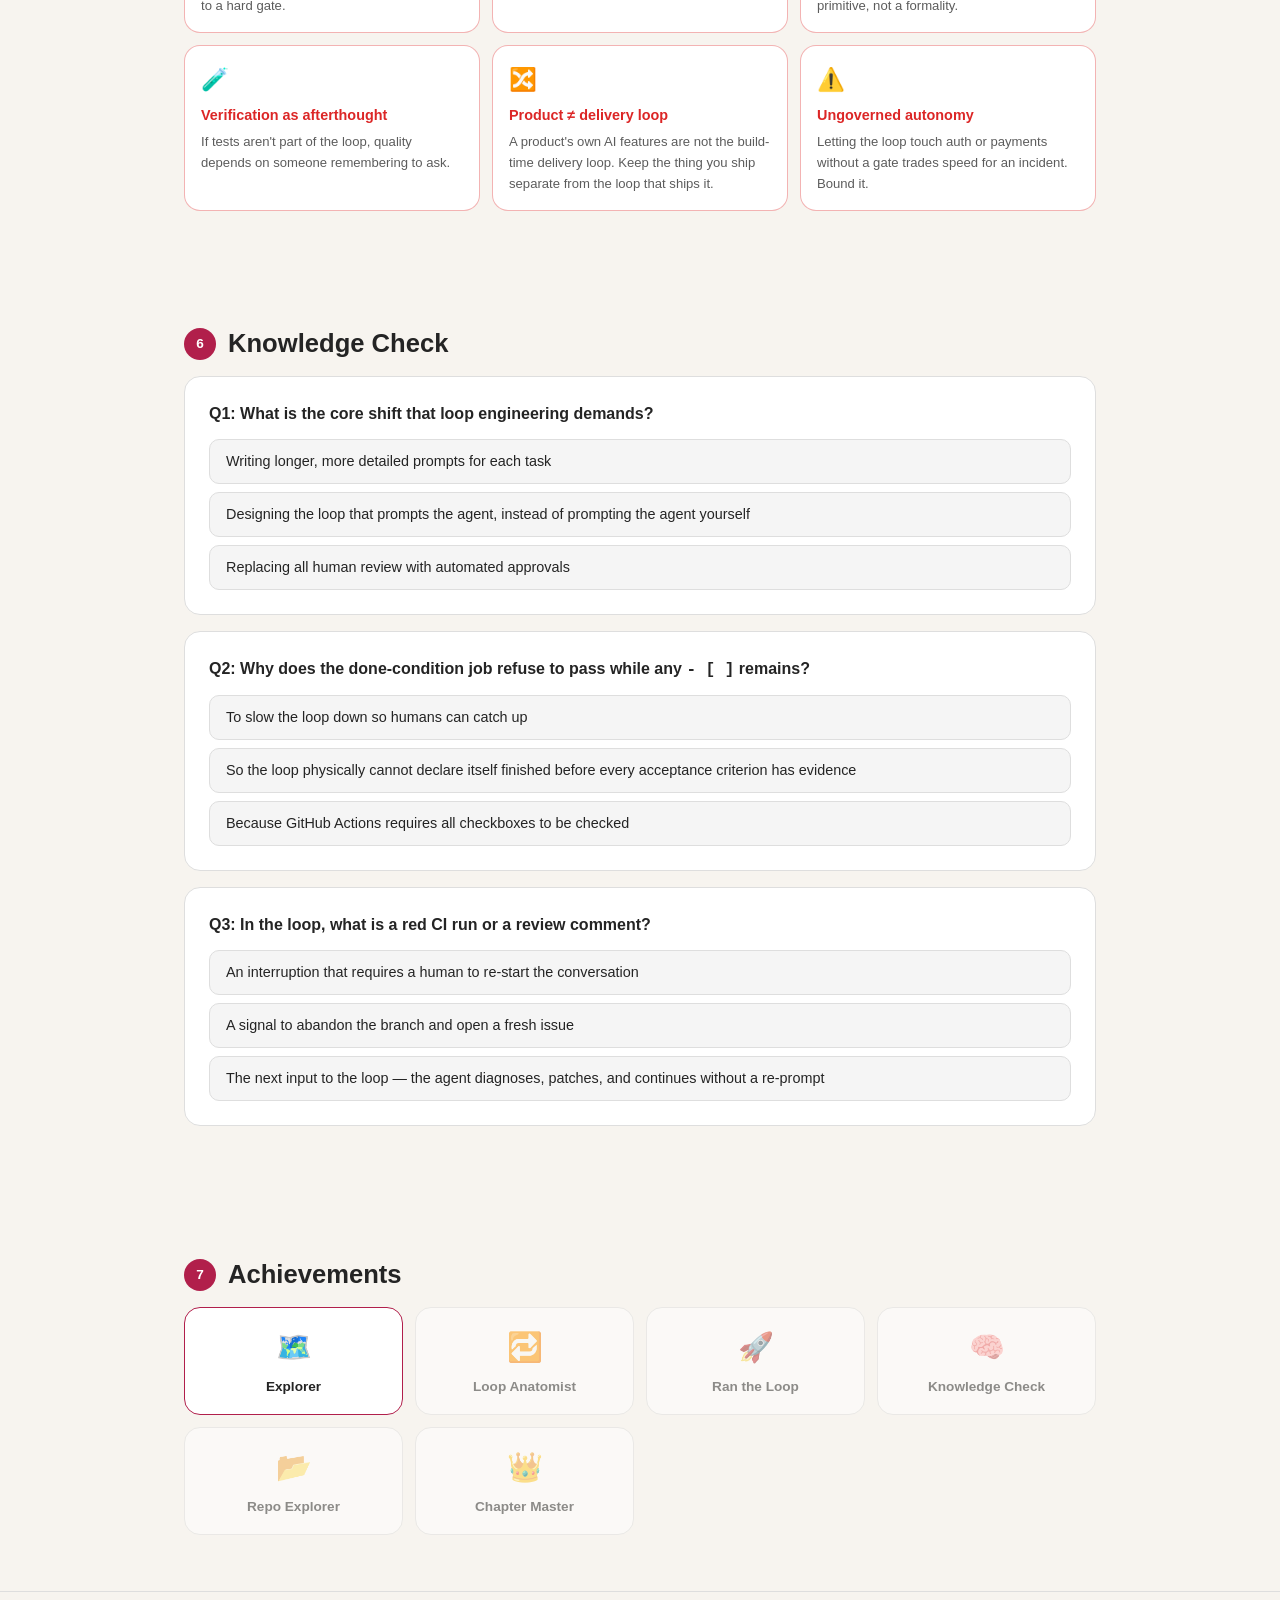
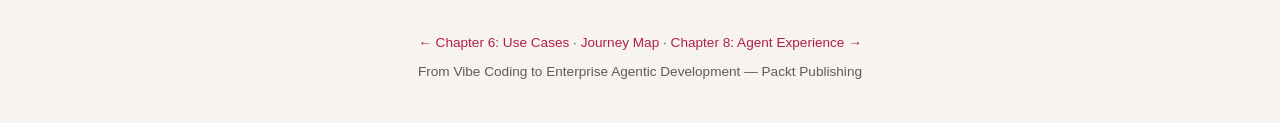
<file: chapter7/chapter7-landing.html>
<!DOCTYPE html>
<html lang="en">
<head>
<meta charset="UTF-8">
<meta name="viewport" content="width=device-width, initial-scale=1.0">
<title>Chapter 7 — Loop Engineering: Turning Primitives, RPI, and Governance into a Self-Running Delivery Loop</title>
<script>
(()=>{
  const param = new URLSearchParams(window.location.search).get("scoutTheme");
  const theme = param || (window.matchMedia("(prefers-color-scheme: dark)").matches ? "dark" : "light");
  document.documentElement.setAttribute("data-theme", theme);
})();
</script>
<style>
:root {
  color-scheme: light;
  --cp-bg: #f7f4ef;
  --cp-bg-elevated: #fcfbf8;
  --cp-surface: #ffffff;
  --cp-surface-soft: #f5f5f5;
  --cp-border: #dedede;
  --cp-border-strong: #919191;
  --cp-text: #242424;
  --cp-text-muted: #5c5c5c;
  --cp-text-soft: #6f6f6f;
  --cp-accent: #b11f4b;
  --cp-accent-hover: #9a1a41;
  --cp-accent-soft: rgba(177, 31, 75, 0.08);
  --cp-accent-fg: #ffffff;
  --cp-success: #16a34a;
  --cp-danger: #dc2626;
  --cp-warning: #f59e0b;
  --cp-link: #0078d4;
  --cp-shadow: 0 18px 48px rgba(0, 0, 0, 0.12);
  --cp-overlay: rgba(255, 255, 255, 0.8);
  --cp-panel: rgba(255, 255, 255, 0.86);
  --cp-panel-strong: rgba(255, 255, 255, 0.96);
  --cp-sheen: rgba(255, 255, 255, 0.55);
  --cp-highlight: rgba(177, 31, 75, 0.12);
}
html[data-theme="dark"] {
  color-scheme: dark;
  --cp-bg: #3d3b3a;
  --cp-bg-elevated: #343231;
  --cp-surface: #292929;
  --cp-surface-soft: #2e2e2e;
  --cp-border: #474747;
  --cp-border-strong: #5f5f5f;
  --cp-text: #dedede;
  --cp-text-muted: #919191;
  --cp-text-soft: #b0b0b0;
  --cp-accent: #fd8ea1;
  --cp-accent-hover: #fb7b91;
  --cp-accent-soft: rgba(253, 142, 161, 0.14);
  --cp-accent-fg: #1a1a1a;
  --cp-success: #4ade80;
  --cp-danger: #f87171;
  --cp-warning: #fbbf24;
  --cp-link: #4da6ff;
  --cp-shadow: 0 18px 48px rgba(0, 0, 0, 0.32);
  --cp-overlay: rgba(41, 41, 41, 0.88);
  --cp-panel: rgba(41, 41, 41, 0.72);
  --cp-panel-strong: rgba(41, 41, 41, 0.96);
  --cp-sheen: rgba(255, 255, 255, 0.04);
  --cp-highlight: rgba(253, 142, 161, 0.12);
}

* { margin: 0; padding: 0; box-sizing: border-box; }
body {
  font-family: "Segoe UI", Aptos, Calibri, -apple-system, BlinkMacSystemFont, sans-serif;
  background: var(--cp-bg);
  color: var(--cp-text);
  line-height: 1.6;
  overflow-x: hidden;
}
code, pre { font-family: Consolas, "Courier New", Courier, monospace; }

/* Progress bar */
.progress-bar { position: fixed; top: 0; left: 0; height: 3px; background: var(--cp-accent); z-index: 1000; transition: width 0.2s ease; }

/* Theme toggle */
.theme-toggle { position: fixed; top: 16px; left: 16px; z-index: 999; background: var(--cp-surface); border: 1px solid var(--cp-border); border-radius: 0.625rem; padding: 8px 12px; cursor: pointer; font-size: 1.1rem; box-shadow: 0 0 2px rgba(0,0,0,0.12), 0 1px 2px rgba(0,0,0,0.14); }
.theme-toggle:hover { border-color: var(--cp-accent); }

/* XP counter */
.xp-counter { position: fixed; top: 16px; right: 16px; z-index: 999; background: var(--cp-surface); border: 1px solid var(--cp-border); border-radius: 0.625rem; padding: 8px 16px; font-weight: 600; font-size: 0.9rem; color: var(--cp-accent); box-shadow: 0 0 2px rgba(0,0,0,0.12), 0 1px 2px rgba(0,0,0,0.14); }

/* Toast */
.toast { position: fixed; bottom: 24px; right: 24px; z-index: 1001; background: var(--cp-surface); border: 1px solid var(--cp-accent); border-radius: 0.625rem; padding: 12px 20px; box-shadow: var(--cp-shadow); transform: translateY(100px); opacity: 0; transition: all 0.3s ease; font-size: 0.9rem; }
.toast.show { transform: translateY(0); opacity: 1; }

/* Hero */
.hero { text-align: center; padding: 100px 24px 40px; max-width: 860px; margin: 0 auto; }
.hero h1 { font-size: 2.4rem; font-weight: 700; margin-bottom: 16px; }
.hero .badge { display: inline-block; background: var(--cp-accent-soft); color: var(--cp-accent); padding: 6px 14px; border-radius: 20px; font-size: 0.8rem; font-weight: 600; text-transform: uppercase; letter-spacing: 0.5px; }
.hero .subtitle { font-size: 1.1rem; color: var(--cp-text-muted); max-width: 680px; margin: 16px auto 24px; }

/* Tabs */
.tab-bar { display: flex; justify-content: center; gap: 4px; margin: 0 auto; padding: 4px; background: var(--cp-surface-soft); border-radius: 0.625rem; max-width: 500px; }
.tab-btn { padding: 10px 24px; border: none; background: transparent; border-radius: 0.5rem; cursor: pointer; font-size: 0.95rem; font-weight: 500; color: var(--cp-text-muted); transition: all 0.2s; font-family: inherit; }
.tab-btn:hover { color: var(--cp-text); }
.tab-btn.active { background: var(--cp-surface); color: var(--cp-accent); box-shadow: 0 0 2px rgba(0,0,0,0.12), 0 1px 2px rgba(0,0,0,0.14); font-weight: 600; }
.tab-content { display: none; }
.tab-content.active { display: block; }

/* Sections */
section { padding: 56px 24px; max-width: 960px; margin: 0 auto; }
section h2 { font-size: 1.6rem; margin-bottom: 12px; display: flex; align-items: center; gap: 12px; }
section h2 .num { background: var(--cp-accent); color: var(--cp-accent-fg); width: 32px; height: 32px; border-radius: 50%; display: flex; align-items: center; justify-content: center; font-size: 0.85rem; font-weight: 700; flex-shrink: 0; }
section p.desc { color: var(--cp-text-muted); margin-bottom: 24px; }

/* Compare table */
.compare-wrap { overflow-x: auto; border-radius: 16px; border: 1px solid var(--cp-border); box-shadow: 0 0 2px rgba(0,0,0,0.12), 0 1px 2px rgba(0,0,0,0.14); }
table.compare { width: 100%; border-collapse: collapse; background: var(--cp-surface); font-size: 0.9rem; }
table.compare th, table.compare td { padding: 12px 16px; text-align: left; border-bottom: 1px solid var(--cp-border); }
table.compare thead th { background: var(--cp-surface-soft); font-weight: 600; }
table.compare th.dim { color: var(--cp-text-muted); font-weight: 600; white-space: nowrap; }
table.compare td.bad { color: var(--cp-danger); }
table.compare td.good { color: var(--cp-success); }
table.compare tr:last-child td { border-bottom: none; }
.col-loop { background: var(--cp-accent-soft); }

/* Stage grid (anatomy) */
.stage-grid { display: grid; grid-template-columns: repeat(auto-fill, minmax(260px, 1fr)); gap: 14px; }
.stage-card { background: var(--cp-surface); border: 1px solid var(--cp-border); border-radius: 16px; padding: 18px; cursor: pointer; transition: all 0.2s; box-shadow: 0 0 2px rgba(0,0,0,0.10); }
.stage-card:hover { border-color: var(--cp-accent); transform: translateY(-2px); }
.stage-card.open { border-color: var(--cp-accent); background: var(--cp-bg-elevated); }
.stage-card .stage-top { display: flex; align-items: center; gap: 10px; }
.stage-card .pnum { background: var(--cp-accent); color: var(--cp-accent-fg); font-weight: 700; font-size: 0.8rem; padding: 3px 9px; border-radius: 10px; flex-shrink: 0; }
.stage-card .stage-title { font-weight: 600; font-size: 0.98rem; }
.stage-card .stage-kind { margin-top: 8px; display: inline-block; font-size: 0.72rem; font-weight: 600; padding: 2px 8px; border-radius: 10px; background: var(--cp-highlight); color: var(--cp-accent); }
.stage-card .stage-body { font-size: 0.86rem; color: var(--cp-text-muted); margin-top: 10px; display: none; }
.stage-card.open .stage-body { display: block; }
.stage-card .impl { font-size: 0.76rem; color: var(--cp-text-soft); margin-top: 10px; display: none; }
.stage-card.open .impl { display: block; }
.stage-card .impl code { background: var(--cp-surface-soft); padding: 1px 5px; border-radius: 5px; font-size: 0.72rem; }
.gate-pill { font-size: 0.68rem; font-weight: 700; padding: 2px 7px; border-radius: 8px; background: rgba(245,158,11,0.16); color: var(--cp-warning); margin-left: auto; }

/* Timeline (worked example) */
.timeline { position: relative; margin-top: 8px; }
.tl-step { position: relative; padding: 0 0 8px 44px; }
.tl-step::before { content: ""; position: absolute; left: 15px; top: 30px; bottom: -4px; width: 2px; background: var(--cp-border); }
.tl-step:last-child::before { display: none; }
.tl-dot { position: absolute; left: 0; top: 6px; width: 32px; height: 32px; border-radius: 50%; background: var(--cp-surface); border: 2px solid var(--cp-border); display: flex; align-items: center; justify-content: center; font-size: 0.72rem; font-weight: 700; color: var(--cp-text-muted); z-index: 1; }
.tl-step.gate .tl-dot { border-color: var(--cp-warning); color: var(--cp-warning); }
.tl-card { background: var(--cp-surface); border: 1px solid var(--cp-border); border-radius: 14px; padding: 14px 18px; margin-bottom: 14px; cursor: pointer; transition: all 0.2s; }
.tl-card:hover { border-color: var(--cp-accent); }
.tl-card.open { border-color: var(--cp-accent); background: var(--cp-bg-elevated); }
.tl-head { display: flex; align-items: center; gap: 10px; }
.tl-head .tl-name { font-weight: 600; font-size: 0.95rem; }
.tl-head .tl-gate { font-size: 0.68rem; font-weight: 700; padding: 2px 8px; border-radius: 8px; background: rgba(245,158,11,0.16); color: var(--cp-warning); }
.tl-body { font-size: 0.88rem; color: var(--cp-text-muted); margin-top: 10px; display: none; }
.tl-card.open .tl-body { display: block; }
.tl-body code { background: var(--cp-surface-soft); padding: 1px 5px; border-radius: 5px; font-size: 0.8rem; }

/* Cost callout */
.callout { background: var(--cp-surface); border: 1px solid var(--cp-border); border-left: 4px solid var(--cp-accent); border-radius: 12px; padding: 18px 22px; margin-top: 20px; }
.callout strong { color: var(--cp-accent); }

/* Card grids (bounds / anti-patterns) */
.mini-grid { display: grid; grid-template-columns: repeat(auto-fit, minmax(230px, 1fr)); gap: 12px; }
.mini-card { background: var(--cp-surface); border: 1px solid var(--cp-border); border-radius: 16px; padding: 16px; }
.mini-card .mc-icon { font-size: 1.4rem; margin-bottom: 6px; }
.mini-card .mc-title { font-weight: 600; font-size: 0.9rem; margin-bottom: 4px; }
.mini-card .mc-text { font-size: 0.82rem; color: var(--cp-text-muted); }
.mini-card.warn { border-color: rgba(220,38,38,0.35); }
.mini-card.warn .mc-title { color: var(--cp-danger); }

/* Quiz */
.quiz-card { background: var(--cp-surface); border: 1px solid var(--cp-border); border-radius: 16px; padding: 24px; margin-bottom: 16px; }
.quiz-card h4 { margin-bottom: 12px; font-size: 1rem; }
.quiz-options { display: flex; flex-direction: column; gap: 8px; }
.quiz-opt { padding: 10px 16px; border: 1px solid var(--cp-border); border-radius: 0.625rem; cursor: pointer; font-size: 0.9rem; transition: all 0.2s; background: var(--cp-surface-soft); }
.quiz-opt:hover { border-color: var(--cp-accent); }
.quiz-opt.correct { background: rgba(22, 163, 74, 0.12); border-color: var(--cp-success); color: var(--cp-success); }
.quiz-opt.wrong { background: rgba(220, 38, 38, 0.12); border-color: var(--cp-danger); color: var(--cp-danger); }
.quiz-opt.disabled { pointer-events: none; opacity: 0.7; }

/* Achievements */
.achievements-grid { display: grid; grid-template-columns: repeat(auto-fit, minmax(180px, 1fr)); gap: 12px; }
.achievement { background: var(--cp-surface); border: 1px solid var(--cp-border); border-radius: 16px; padding: 16px; text-align: center; opacity: 0.5; transition: all 0.3s; }
.achievement.unlocked { opacity: 1; border-color: var(--cp-accent); }
.achievement .ach-icon { font-size: 1.8rem; margin-bottom: 6px; }
.achievement .ach-name { font-weight: 600; font-size: 0.85rem; }

/* ---- TAB 2: PRIMITIVES TREE ---- */
.repo-explorer { padding: 56px 24px; max-width: 1000px; margin: 0 auto; }
.repo-explorer h2 { font-size: 1.6rem; margin-bottom: 8px; }
.repo-explorer p.desc { color: var(--cp-text-muted); margin-bottom: 16px; }

.filter-bar { display: flex; flex-wrap: wrap; gap: 8px; margin-bottom: 20px; }
.filter-btn { padding: 6px 14px; border-radius: 14px; font-size: 0.8rem; font-weight: 600; cursor: pointer; border: 1px solid var(--cp-border); background: var(--cp-surface-soft); color: var(--cp-text-muted); transition: all 0.2s; font-family: inherit; }
.filter-btn:hover { border-color: var(--cp-accent); color: var(--cp-accent); }
.filter-btn.active { background: var(--cp-accent-soft); border-color: var(--cp-accent); color: var(--cp-accent); }

.tree-container { background: var(--cp-surface); border: 1px solid var(--cp-border); border-radius: 16px; padding: 24px; font-family: Consolas, "Courier New", Courier, monospace; box-shadow: 0 0 2px rgba(0,0,0,0.12), 0 1px 2px rgba(0,0,0,0.14); }
.tree-node .node-row { display: flex; align-items: center; gap: 8px; padding: 6px 8px; border-radius: 0.625rem; cursor: pointer; transition: all 0.15s; font-size: 0.9rem; }
.tree-node .node-row:hover { background: var(--cp-accent-soft); }
.tree-node .node-row.highlighted { background: var(--cp-highlight); border: 1px solid var(--cp-accent); }
.tree-node .node-row .icon { flex-shrink: 0; font-size: 1rem; }
.tree-node .node-row .name { font-weight: 500; }
.tree-node .node-row .tag { margin-left: auto; padding: 2px 8px; border-radius: 10px; font-size: 0.7rem; font-weight: 600; font-family: "Segoe UI", sans-serif; }
.tag.instructions, .prim-tag.instructions { background: rgba(99,102,241,0.14); color: #6366f1; }
.tag.skill, .prim-tag.skill { background: rgba(22, 163, 74, 0.12); color: var(--cp-success); }
.tag.template, .prim-tag.template { background: rgba(245, 158, 11, 0.12); color: var(--cp-warning); }
.tag.workflow, .prim-tag.workflow { background: rgba(0, 120, 212, 0.12); color: var(--cp-link); }
.tag.hook, .prim-tag.hook { background: rgba(147, 51, 234, 0.12); color: #9333ea; }
.tag.mcp, .prim-tag.mcp { background: rgba(8, 145, 178, 0.12); color: #0891b2; }
.tree-children { margin-left: 20px; border-left: 1px solid var(--cp-border); padding-left: 8px; }
.tree-children.collapsed { display: none; }
.tree-node .chevron { transition: transform 0.2s; font-size: 0.7rem; color: var(--cp-text-muted); }
.tree-node.open > .node-row .chevron { transform: rotate(90deg); }

.file-detail-panel { background: var(--cp-bg-elevated); border: 1px solid var(--cp-border); border-radius: 16px; padding: 24px; margin-top: 16px; display: none; animation: slideDown 0.2s ease; }
.file-detail-panel.visible { display: block; }
.file-detail-panel h3 { font-size: 1.1rem; margin-bottom: 4px; }
.file-detail-panel .file-path { color: var(--cp-text-muted); font-size: 0.8rem; margin-bottom: 12px; font-family: Consolas, monospace; }
.file-detail-panel .file-type-badge { display: inline-block; padding: 3px 10px; border-radius: 12px; font-size: 0.75rem; font-weight: 600; margin-bottom: 8px; }
.file-detail-panel .used-by { margin-bottom: 12px; }
.file-detail-panel .used-by span { display: inline-block; padding: 2px 8px; border-radius: 10px; font-size: 0.72rem; font-weight: 600; margin-right: 6px; background: var(--cp-accent-soft); color: var(--cp-accent); }
.file-detail-panel .file-desc { font-size: 0.9rem; color: var(--cp-text-muted); margin-bottom: 16px; }
.file-detail-panel pre { background: var(--cp-surface-soft); border: 1px solid var(--cp-border); border-radius: 0.625rem; padding: 16px; overflow-x: auto; font-size: 0.8rem; line-height: 1.5; max-height: 360px; overflow-y: auto; }

/* Primitive tags (inline, in stage detail) */
.prim-list { display: flex; flex-wrap: wrap; gap: 8px; margin-top: 10px; }
.prim-tag { padding: 4px 11px; border-radius: 14px; font-size: 0.74rem; font-weight: 600; cursor: pointer; transition: all 0.2s; border: 1px solid transparent; }
.prim-tag:hover { transform: scale(1.05); }

@keyframes slideDown { from { opacity: 0; transform: translateY(-8px); } to { opacity: 1; transform: translateY(0); } }

footer { text-align: center; padding: 40px 24px; color: var(--cp-text-muted); font-size: 0.85rem; border-top: 1px solid var(--cp-border); }
footer a { color: var(--cp-accent); text-decoration: none; }
footer a:hover { text-decoration: underline; }

.reveal { opacity: 0; transform: translateY(20px); transition: all 0.5s ease; }
.reveal.visible { opacity: 1; transform: translateY(0); }
</style>
</head>
<body>

<div class="progress-bar" id="progressBar"></div>
<button class="theme-toggle" onclick="toggleTheme()" title="Toggle theme">🌓</button>
<div class="xp-counter" id="xpCounter">⚡ 0 XP</div>
<div class="toast" id="toast"></div>

<!-- HERO -->
<div class="hero">
  <span class="badge">Chapter 7</span>
  <h1>Loop Engineering</h1>
  <p class="subtitle">Stop operating the tool one prompt at a time. Design the loop that operates it for you — a self-running delivery engine that carries a feature from a filed issue to a governed merge, then ships the next one on the very same rails.</p>
  <div class="tab-bar" style="margin-top: 24px;">
    <button class="tab-btn active" onclick="switchTab('recap')">📖 The Loop</button>
    <button class="tab-btn" onclick="switchTab('repo')">📂 Loop Primitives</button>
  </div>
</div>

<!-- TAB 1: THE LOOP -->
<div class="tab-content active" id="tab-recap">

<!-- Section 1: prompt vs system -->
<section class="reveal">
  <h2><span class="num">1</span> From Prompting to Engineering the Loop</h2>
  <p class="desc">Primitives are the vocabulary, RPI is the grammar, governance is the law — and the loop is the running program. The expensive part of agentic work isn't generating code; it's re-establishing context at every hand-off. A loop is a machine for making review and accountability cheap and consistent, because it builds them in rather than bolting them on.</p>
  <div class="compare-wrap">
    <table class="compare">
      <thead>
        <tr><th class="dim">Dimension</th><th>Prompt-centric</th><th class="col-loop">System-centric (loop)</th></tr>
      </thead>
      <tbody>
        <tr><th class="dim">Unit of work</th><td>One chat turn</td><td class="col-loop">One issue → merged PR</td></tr>
        <tr><th class="dim">Context</th><td>Re-pasted each step</td><td class="col-loop">Persisted in issue / PR thread</td></tr>
        <tr><th class="dim">Verification</th><td class="bad">Manual, remembered</td><td class="col-loop good">Wired into the loop, non-negotiable</td></tr>
        <tr><th class="dim">Who threads the steps</th><td>A human, live</td><td class="col-loop">The loop, autonomously</td></tr>
        <tr><th class="dim">Repeatability</th><td>Depends on the operator</td><td class="col-loop">Committed to the repo</td></tr>
        <tr><th class="dim">Scales to N streams</th><td class="bad">No</td><td class="col-loop good">Yes</td></tr>
      </tbody>
    </table>
  </div>
</section>

<!-- Section 2: anatomy -->
<section class="reveal">
  <h2><span class="num">2</span> Anatomy of a Delivery Loop</h2>
  <p class="desc">Forget eight phases. Every delivery loop — whatever it ships — runs the same <strong>five recurring capabilities</strong>. Each is really a primitive, an RPI phase, or a governance control wearing a different hat, and none of them mention the feature being built. Two of the five are human gates. Click a capability to open it.</p>
  <div class="stage-grid" id="stageGrid"></div>
  <p style="text-align:center; margin-top:16px; font-size:0.85rem; color:var(--cp-text-soft);">Issue-agnostic by design: build the loop once, and every future issue rides the same rails.</p>
</section>

<!-- Section 3: worked example -->
<section class="reveal">
  <h2><span class="num">3</span> Worked Example — A Landing Page for This Book's Launch</h2>
  <p class="desc">The team at Packt is asked to build a simple landing page to announce this book's launch. It starts as one ordinary GitHub issue — <strong>#4</strong> — and the loop drives it from a filed issue to a merge-ready PR, entirely from the CLI with a single <code>/loop</code> command. Follow the five capabilities end-to-end — click each one.</p>
  <div class="timeline" id="timeline"></div>
  <div class="callout">
    <p><strong>What it shipped:</strong> a single self-contained <code>index.html</code> launch page — hero with title, subtitle, author and blurb, a cover placeholder with proper <code>alt</code> text, a "What you'll learn" list, and a "Get the book" CTA — responsive with no overflow at mobile or desktop widths, accessible, and behind a green pipeline.</p>
    <p style="margin-top:10px;"><strong>What it cost you:</strong> approve the plan, click merge. Two interventions. The build slices, a red accessibility check, and its recovery were all absorbed by the loop with unbroken memory in the thread — and because no primitive mentions "landing page," the very same loop carries tomorrow's issue, unchanged.</p>
  </div>
</section>

<!-- Section 4: bounds & anti-patterns -->
<section class="reveal">
  <h2><span class="num">4</span> Bounding the Loop</h2>
  <p class="desc">Autonomy without bounds is a liability, not a feature. A production loop must be governed exactly as Chapter 5 describes — with the controls encoded, not assumed.</p>
  <div class="mini-grid">
    <div class="mini-card"><div class="mc-icon">🧯</div><div class="mc-title">Continuation limits</div><div class="mc-text">Autopilot runs under a cap (<code>--max-autopilot-continues N</code>). A confused loop must never burn tokens indefinitely.</div></div>
    <div class="mini-card"><div class="mc-icon">🚦</div><div class="mc-title">Dispatch throttling</div><div class="mc-text">Cap how many loops start per cycle (<code>MAX_STARTS</code>) so a backlog can't spawn dozens of concurrent agents.</div></div>
    <div class="mini-card"><div class="mc-icon">🔒</div><div class="mc-title">Idempotent triggering</div><div class="mc-text">Mark an issue <code>loop-started</code> before dispatching, so overlapping cron runs never double-start work.</div></div>
    <div class="mini-card"><div class="mc-icon">🔌</div><div class="mc-title">Least-privilege MCP</div><div class="mc-text">Read CI logs and write to the thread — never hold write access to secrets or production.</div></div>
    <div class="mini-card"><div class="mc-icon">🛡️</div><div class="mc-title">Hard governance gates</div><div class="mc-text">Auth, payments, PII, production always require explicit human authorization, regardless of how green CI is.</div></div>
    <div class="mini-card"><div class="mc-icon">📊</div><div class="mc-title">Observability</div><div class="mc-text">Instrument lead time, defect escape rate, rollback frequency, review load. Speed only counts when trust stays green.</div></div>
  </div>

  <h2 style="margin-top:44px;"><span class="num">5</span> Anti-Patterns</h2>
  <p class="desc">A few failure modes recur often enough to name.</p>
  <div class="mini-grid">
    <div class="mini-card warn"><div class="mc-icon">❓</div><div class="mc-title">No done-condition</div><div class="mc-text">If "done" isn't machine-checkable, the loop stops too early or never stops. Wire criteria to a hard gate.</div></div>
    <div class="mini-card warn"><div class="mc-icon">♾️</div><div class="mc-title">The unbounded loop</div><div class="mc-text">No continuation cap, no dispatch throttle. Works in a demo, bankrupts you at scale.</div></div>
    <div class="mini-card warn"><div class="mc-icon">🌫️</div><div class="mc-title">The fuzzy issue</div><div class="mc-text">"Make the landing page nicer" has no checkable contract. The issue template is a primitive, not a formality.</div></div>
    <div class="mini-card warn"><div class="mc-icon">🧪</div><div class="mc-title">Verification as afterthought</div><div class="mc-text">If tests aren't part of the loop, quality depends on someone remembering to ask.</div></div>
    <div class="mini-card warn"><div class="mc-icon">🔀</div><div class="mc-title">Product ≠ delivery loop</div><div class="mc-text">A product's own AI features are not the build-time delivery loop. Keep the thing you ship separate from the loop that ships it.</div></div>
    <div class="mini-card warn"><div class="mc-icon">⚠️</div><div class="mc-title">Ungoverned autonomy</div><div class="mc-text">Letting the loop touch auth or payments without a gate trades speed for an incident. Bound it.</div></div>
  </div>
</section>

<!-- Section 6: quiz -->
<section class="reveal">
  <h2><span class="num">6</span> Knowledge Check</h2>
  <div class="quiz-card" id="quiz1">
    <h4>Q1: What is the core shift that loop engineering demands?</h4>
    <div class="quiz-options">
      <div class="quiz-opt" onclick="checkQuiz('quiz1', this, false)">Writing longer, more detailed prompts for each task</div>
      <div class="quiz-opt" onclick="checkQuiz('quiz1', this, true)">Designing the loop that prompts the agent, instead of prompting the agent yourself</div>
      <div class="quiz-opt" onclick="checkQuiz('quiz1', this, false)">Replacing all human review with automated approvals</div>
    </div>
  </div>
  <div class="quiz-card" id="quiz2">
    <h4>Q2: Why does the done-condition job refuse to pass while any <code>- [ ]</code> remains?</h4>
    <div class="quiz-options">
      <div class="quiz-opt" onclick="checkQuiz('quiz2', this, false)">To slow the loop down so humans can catch up</div>
      <div class="quiz-opt" onclick="checkQuiz('quiz2', this, true)">So the loop physically cannot declare itself finished before every acceptance criterion has evidence</div>
      <div class="quiz-opt" onclick="checkQuiz('quiz2', this, false)">Because GitHub Actions requires all checkboxes to be checked</div>
    </div>
  </div>
  <div class="quiz-card" id="quiz3">
    <h4>Q3: In the loop, what is a red CI run or a review comment?</h4>
    <div class="quiz-options">
      <div class="quiz-opt" onclick="checkQuiz('quiz3', this, false)">An interruption that requires a human to re-start the conversation</div>
      <div class="quiz-opt" onclick="checkQuiz('quiz3', this, false)">A signal to abandon the branch and open a fresh issue</div>
      <div class="quiz-opt" onclick="checkQuiz('quiz3', this, true)">The next input to the loop — the agent diagnoses, patches, and continues without a re-prompt</div>
    </div>
  </div>
</section>

<!-- Section 7: achievements -->
<section class="reveal">
  <h2><span class="num">7</span> Achievements</h2>
  <div class="achievements-grid">
    <div class="achievement" id="ach-explorer"><div class="ach-icon">🗺️</div><div class="ach-name">Explorer</div></div>
    <div class="achievement" id="ach-stages"><div class="ach-icon">🔁</div><div class="ach-name">Loop Anatomist</div></div>
    <div class="achievement" id="ach-example"><div class="ach-icon">🚀</div><div class="ach-name">Ran the Loop</div></div>
    <div class="achievement" id="ach-quiz"><div class="ach-icon">🧠</div><div class="ach-name">Knowledge Check</div></div>
    <div class="achievement" id="ach-repo"><div class="ach-icon">📂</div><div class="ach-name">Repo Explorer</div></div>
    <div class="achievement" id="ach-master"><div class="ach-icon">👑</div><div class="ach-name">Chapter Master</div></div>
  </div>
</section>

</div>

<!-- TAB 2: LOOP PRIMITIVES -->
<div class="tab-content" id="tab-repo">
<div class="repo-explorer">
  <h2>📂 Chapter 7 Loop Primitives</h2>
  <p class="desc">A loop is only real when it is committed to the repo. Committed artifacts carry the policy (what "good" means, when to stop, what's forbidden); the agent runtime carries the autonomy (planning, execution, recovery). Filter by primitive role to see which file does what, and click a file for its excerpt.</p>

  <div class="filter-bar">
    <button class="filter-btn active" onclick="filterTree('all')">All</button>
    <button class="filter-btn" onclick="filterTree('brain')">🧠 Brain (law · playbook · engine)</button>
    <button class="filter-btn" onclick="filterTree('contract')">📋 Contract</button>
    <button class="filter-btn" onclick="filterTree('verify')">✅ Verify &amp; Complete</button>
    <button class="filter-btn" onclick="filterTree('guardrails')">🛡️ Guardrails</button>
  </div>

  <div class="tree-container" id="repoTree"></div>
  <div class="file-detail-panel" id="fileDetail"></div>
</div>
</div>

<!-- Footer -->
<footer>
  <p><a href="../chapter6/chapter6-landing.html">← Chapter 6: Use Cases</a> · <a href="../before%20you%20start/before-you-start.html">Journey Map</a> · <a href="../chapter8/chapter8-landing.html">Chapter 8: Agent Experience →</a></p>
  <p style="margin-top: 8px;">From Vibe Coding to Enterprise Agentic Development — Packt Publishing</p>
</footer>

<script>
// ===== STATE =====
let xp = 0, achievements = {}, quizCorrect = 0, filesViewed = 0;
let stagesOpened = new Set(), stepsOpened = new Set();

// ===== THEME =====
function toggleTheme() {
  const c = document.documentElement.getAttribute('data-theme');
  document.documentElement.setAttribute('data-theme', c === 'dark' ? 'light' : 'dark');
}

// ===== TABS =====
function switchTab(tab) {
  document.querySelectorAll('.tab-btn').forEach(b => b.classList.remove('active'));
  document.querySelectorAll('.tab-content').forEach(c => c.classList.remove('active'));
  if (tab === 'recap') { document.querySelectorAll('.tab-btn')[0].classList.add('active'); document.getElementById('tab-recap').classList.add('active'); }
  else { document.querySelectorAll('.tab-btn')[1].classList.add('active'); document.getElementById('tab-repo').classList.add('active'); unlock('ach-repo'); }
}

// ===== XP & TOAST =====
function addXP(n) { xp += n; document.getElementById('xpCounter').textContent = `⚡ ${xp} XP`; }
function showToast(msg) { const t = document.getElementById('toast'); t.textContent = msg; t.classList.add('show'); setTimeout(() => t.classList.remove('show'), 3000); }
function unlock(id) {
  if (achievements[id]) return;
  achievements[id] = true;
  document.getElementById(id).classList.add('unlocked');
  addXP(20);
  const names = { 'ach-explorer':'Explorer', 'ach-stages':'Loop Anatomist', 'ach-example':'Ran the Loop', 'ach-quiz':'Knowledge Check', 'ach-repo':'Repo Explorer', 'ach-master':'Chapter Master' };
  showToast(`🏆 Achievement: ${names[id]}!`);
  if (Object.keys(achievements).length >= 5) unlock('ach-master');
}

// ===== PROGRESS =====
window.addEventListener('scroll', () => {
  const h = document.documentElement.scrollHeight - window.innerHeight;
  document.getElementById('progressBar').style.width = (h > 0 ? (window.scrollY / h) * 100 : 0) + '%';
  if (h > 0 && (window.scrollY / h) > 0.8) unlock('ach-explorer');
});

// ===== QUIZ =====
function checkQuiz(id, el, correct) {
  document.querySelectorAll(`#${id} .quiz-opt`).forEach(o => o.classList.add('disabled'));
  el.classList.add(correct ? 'correct' : 'wrong');
  if (correct) { addXP(15); quizCorrect++; if (quizCorrect >= 3) unlock('ach-quiz'); }
}

// ===== REVEAL =====
const obs = new IntersectionObserver(es => es.forEach(e => { if (e.isIntersecting) e.target.classList.add('visible'); }), { threshold: 0.1 });
document.querySelectorAll('.reveal').forEach(el => obs.observe(el));

// ===== FIVE LOOP CAPABILITIES =====
const STAGES = [
  { p:'1', title:'Discover', kind:'RPI: Research', gate:false,
    body:'The loop finds and understands the work on its own: it reads the issue, loads the repo conventions, and turns an informal request into an executable objective — goals, constraints, acceptance checks, and explicit assumptions — before any code exists. Ambiguity disappears; nothing is built yet.',
    impl:'Instructions + Skill + Prompt + Issue template → <code>copilot-instructions.md</code>, <code>SKILL.md</code>, <code>deliver-feature.loop.md</code>, <code>feature-loop.yml</code>', file:'instructions' },
  { p:'2', title:'Plan', kind:'RPI: Plan + Governance', gate:true,
    body:'The loop asks the agent for a delivery plan — a file-level change map, a criterion → test mapping, the verification approach, and a rollback note — then STOPS. You review thinking, not typing, and reply <code>plan approved</code>. Correcting direction here costs a sentence; correcting it after a full build costs an afternoon.',
    impl:'The playbook, behind a human gate → <code>deliver-feature/SKILL.md</code>', file:'deliver-feature' },
  { p:'3', title:'Execute', kind:'RPI: Implement', gate:false,
    body:'After approval the loop becomes autonomous, working the plan as small, intent-named slices — one reviewable diff per plan step, one slice per tick. The engineer no longer orchestrates individual prompts; the loop does. The pre-pr hook sits in the path the whole time, refusing any push to main.',
    impl:'The engine (one slice/tick) + guardrail → <code>deliver-feature.loop.md</code>, <code>pre-pr.json</code>', file:'prompt' },
  { p:'4', title:'Verify & Recover', kind:'Agentic DevOps + MCP', gate:false,
    body:'Every iteration self-validates: lint, tests, accessibility, and policy run on each push. A red check is not an interruption — it becomes the next iteration\'s input. The agent reads the failing check through the MCP connector, patches, and re-verifies. Recovery is part of the loop; you never copy an error into a prompt.',
    impl:'CI verifier + least-privilege connector → <code>verify.yml</code>, <code>.vscode/mcp.json</code>', file:'verify' },
  { p:'5', title:'Complete', kind:'Governance: Done-condition', gate:true,
    body:'The loop closes only when every acceptance box is checked with evidence AND CI is green — the done-condition job refuses to pass otherwise, so the loop physically cannot finish early. It assembles the evidence, announces readiness, and stops. "PR opened" is not "done." You click merge — your second and final intervention.',
    impl:'CI done-condition (hard gate) → <code>verify.yml</code>', file:'verify' }
];

function renderStages() {
  const grid = document.getElementById('stageGrid');
  STAGES.forEach((s, i) => {
    const card = document.createElement('div');
    card.className = 'stage-card';
    const fileLink = s.file ? `<div class="prim-list"><span class="prim-tag ${FILES[s.file].tagClass}" onclick="event.stopPropagation(); highlightInTree('${s.file}')">📄 ${FILES[s.file].name}</span></div>` : '';
    card.innerHTML = `
      <div class="stage-top">
        <span class="pnum">${s.p}</span>
        <span class="stage-title">${s.title}</span>
        ${s.gate ? '<span class="gate-pill">HUMAN GATE</span>' : ''}
      </div>
      <span class="stage-kind">${s.kind}</span>
      <div class="stage-body">${s.body}</div>
      <div class="impl">🔧 Implemented by: ${s.impl}</div>
      ${s.file ? `<div class="stage-body">${fileLink}</div>` : ''}
    `;
    card.onclick = () => {
      card.classList.toggle('open');
      if (card.classList.contains('open')) { stagesOpened.add(i); addXP(5); if (stagesOpened.size >= STAGES.length) unlock('ach-stages'); }
    };
    grid.appendChild(card);
  });
}

// ===== WORKED EXAMPLE TIMELINE =====
const STEPS = [
  { p:'1', name:'Discover', gate:'', body:'Nobody runs a build. Issue <strong>#4</strong> carries the <code>loop</code> label; you type one command — <code>/loop 15m advance the delivery loop for issue #4 using @.github/prompts/deliver-feature.loop.md</code>. The first tick auto-loads <code>copilot-instructions.md</code>, invokes the <code>deliver-feature</code> skill, reads the issue via the GitHub MCP connector, and posts its understanding: a self-contained <code>index.html</code>, a placeholder cover with <code>alt</code> text, a system font stack, a configurable CTA URL — plus open questions ("real cover now or placeholder?"). Nothing is built yet.' },
  { p:'2', name:'Plan', gate:'GATE 1', body:'The next tick posts a reviewable plan: a change map (<code>index.html</code> + a small <code>tests/</code> folder), a criterion → test mapping, and a rollback note. Then it <strong>stops</strong> — both the instructions and the skill carry the same rule: no code until a human replies <code>plan approved</code>. You skim and approve. Your first intervention, and the highest-leverage minute you\'ll spend.' },
  { p:'3', name:'Execute', gate:'', body:'With the plan approved, the loop works <code>feature/4-launch-page</code> as small, intent-named commits: semantic skeleton with <code>&lt;h1&gt;</code> and landmarks → hero (title, subtitle, author, blurb, cover) → "What you\'ll learn" + CTA → responsive styles → the accessibility and responsive tests. One slice per tick, each written back to the thread. The <code>pre-pr</code> hook silently refuses any push to <code>main</code>.' },
  { p:'4', name:'Verify & Recover', gate:'', body:'After each slice, <code>verify</code> runs lint and the checks — including a <strong>fixture-locked layout test</strong> asserting no horizontal overflow at 375px and 1280px. An accessibility check goes red: the CTA button\'s contrast is too low. <strong>You are not pinged.</strong> The next tick reads the failing check through the MCP connector, darkens the button to clear the bar, re-runs, and goes green. Recovery is just another iteration.' },
  { p:'5', name:'Complete', gate:'GATE 2', body:'The PR body carries the four acceptance boxes, each linking to evidence. The done-condition job refuses to pass while any <code>- [ ]</code> remains, so the loop cannot finish early. All four checked, CI green → the loop posts that it is ready and stops. You inspect the branch and click <strong>merge</strong>. Your second and final intervention.' }
];

function renderTimeline() {
  const tl = document.getElementById('timeline');
  STEPS.forEach((s, i) => {
    const step = document.createElement('div');
    step.className = 'tl-step' + (s.gate ? ' gate' : '');
    step.innerHTML = `
      <div class="tl-dot">${s.p}</div>
      <div class="tl-card">
        <div class="tl-head">
          <span class="tl-name">${s.name}</span>
          ${s.gate ? `<span class="tl-gate">🚦 ${s.gate}</span>` : ''}
        </div>
        <div class="tl-body">${s.body}</div>
      </div>`;
    const card = step.querySelector('.tl-card');
    card.onclick = () => {
      card.classList.toggle('open');
      if (card.classList.contains('open')) { stepsOpened.add(i); addXP(5); if (stepsOpened.size >= STEPS.length) unlock('ach-example'); }
    };
    tl.appendChild(step);
  });
}

// ===== REPO TREE DATA =====
const FILES = {
  'instructions': {
    name: 'copilot-instructions.md', path: '.github/copilot-instructions.md', tag: 'Instructions', tagClass: 'instructions',
    usedBy: ['brain'],
    desc: 'The always-on law — auto-loaded on every tick. Encodes the five-capability cadence and the two human gates as policy: the issue/PR thread is the only memory, branch discipline, verification as a stage, the hard done-condition, and the sensitive-area gates (auth/payments/PII/prod). The detailed playbook lives in the skill; this file is the standing law.',
    content: `# Copilot Instructions — The Delivery Loop\n\n> You do not prompt the agent. You design the\n> loop that prompts the agent.\n\nFive capabilities, two gates:\n  Discover -> Plan (GATE) -> Execute\n    -> Verify & Recover -> Complete (GATE)\n\n## The law (auto-loaded every tick)\n- The issue/PR thread is the only memory —\n  reconstruct state from it, never assume.\n- After Plan, STOP until a human replies\n  \`plan approved\`. After Complete, the human merges.\n- Work on feature/<issue>-<slug>; never push to main.\n- Verification is a stage: every criterion maps to a\n  machine-checkable signal; pin layout/ranking with a\n  fixture-locked test.\n- Sensitive areas ALWAYS add a hard gate:\n  auth · payments · PII · production actions.`
  },
  'deliver-feature': {
    name: 'SKILL.md', path: '.github/skills/deliver-feature/SKILL.md', tag: 'Skill', tagClass: 'skill',
    usedBy: ['brain'],
    desc: 'The playbook — the single source of truth for what to do inside each of the five capabilities, and the decision rule for which capability is next given what the thread shows. Issue-agnostic: you build the loop once, and every future issue rides the same rails. The engine prompt invokes it on every tick.',
    content: `---\nname: deliver-feature\ndescription: Ship a loop-labelled feature issue\n  through the five capabilities.\n---\n\n# Deliver a Feature Through the Loop\n\n## Decision flow (which capability this tick)\n1. No understanding on the thread? -> Discover.\n2. Understood, no plan? -> Plan, then WAIT.\n3. Plan not yet \`plan approved\`? -> stop (gate 1).\n4. Approved, work left? -> next Execute slice + Verify.\n5. Check red / comment? -> Verify & Recover.\n6. All boxes checked + CI green? -> Complete (gate 2).\n\nAdvance exactly ONE capability per tick, then stop.`
  },
  'prompt': {
    name: 'deliver-feature.loop.md', path: '.github/prompts/deliver-feature.loop.md', tag: 'Prompt', tagClass: 'template',
    usedBy: ['brain'],
    desc: 'The engine — what /loop schedules. On each tick it loads the instructions, invokes the skill, reconstructs state from the issue/PR thread, advances exactly one capability, and stops. It respects both gates: it will not Execute without plan approved, and it will not merge.',
    content: `---\nname: deliver-feature-loop\ndescription: Advance the delivery loop by one\n  capability per tick.\nargument-hint: "issue number, e.g. 4"\n---\n\n# Advance the loop by one capability\n1. Load copilot-instructions.md; run the\n   deliver-feature skill.\n2. Find the target \`loop\` issue + any open PR;\n   reconstruct the current capability from the thread.\n3. Do EXACTLY ONE capability, then STOP.\n4. Gates: no Execute without \`plan approved\`;\n   never merge.\n5. Write everything back to the thread.\n\n# run it from the CLI:\n# /loop 15m advance the delivery loop for issue #4\n#   using @.github/prompts/deliver-feature.loop.md`
  },
  'feature-loop': {
    name: 'feature-loop.yml', path: '.github/ISSUE_TEMPLATE/feature-loop.yml', tag: 'Template', tagClass: 'workflow',
    usedBy: ['contract'],
    desc: 'The contract — a GitHub issue form that forces a one-sentence goal, requirements, and machine-checkable acceptance criteria (checkboxes), so the loop starts Discover with a checkable objective and Complete has an unambiguous done-condition to close on. The issue template is a primitive, not a formality.',
    content: `name: "🔁 Feature Loop"\nlabels: ["loop"]\nbody:\n  - type: input\n    id: goal\n    attributes: { label: "Goal (one sentence)" }\n  - type: textarea\n    id: requirements\n    attributes: { label: "Requirements" }\n  - type: checkboxes\n    id: acceptance\n    attributes:\n      label: "Acceptance criteria (machine-checkable)"\n      options:\n        - label: "Landing page renders from a single index.html"\n        - label: "Cover image has descriptive alt text"\n        - label: "No horizontal overflow at 375px and 1280px"\n        - label: "CI green"\n  - type: dropdown\n    id: sensitive\n    attributes:\n      label: "Touches a sensitive area?"\n      options: ["No","auth","payments","PII","production"]`
  },
  'verify': {
    name: 'verify.yml', path: '.github/workflows/verify.yml', tag: 'Workflow', tagClass: 'workflow',
    usedBy: ['verify'],
    desc: 'Verify & Recover + Complete as policy-as-code. The verify job runs lint, tests, and a fixture-locked layout check on every push. The done-condition job parses the PR body and FAILS while any acceptance checkbox is unchecked — so the loop physically cannot declare itself finished early.',
    content: `name: verify\non:\n  pull_request: { types: [opened, synchronize, edited] }\n\njobs:\n  verify:            # Verify & Recover\n    steps:\n      - run: lint / tests / accessibility\n      - run: assert no overflow at 375px & 1280px\n\n  done-condition:    # Complete — hard gate\n    steps:\n      - uses: actions/github-script@v7\n        with:\n          script: |\n            const body = pr.body || "";\n            const unchecked = (body.match(/- \\[ \\]/g)||[]).length;\n            if (unchecked > 0) core.setFailed(\n              '"PR opened" is not "done": ' +\n              unchecked + ' criteria unchecked.');`
  },
  'pre-pr': {
    name: 'pre-pr.json', path: '.github/hooks/pre-pr.json', tag: 'Hook', tagClass: 'hook',
    usedBy: ['guardrails'],
    desc: 'A fast, fail-safe PreToolUse guard that runs in the agent\'s path during Execute, before any push or PR. Guardrails belong in code, not reminders: it blocks direct pushes to main and any attempt to bypass required checks (--no-verify, --force). Hooks must stay quick (< a few seconds) and fail safe.',
    content: `{\n  "hooks": {\n    "PreToolUse": [\n      {\n        "matcher": "shell",\n        "type": "command",\n        "command": "python .github/hooks/scripts/pre_pr_check.py",\n        "timeout": 5\n      }\n    ]\n  }\n}\n\n// pre_pr_check.py blocks (exit 2):\n//   1. git push origin main   (use a PR)\n//   2. --force on main\n//   3. --no-verify (defeats verification)\n// Unknown commands are allowed (fail safe).`
  },
  'mcp': {
    name: 'mcp.json', path: '.vscode/mcp.json', tag: 'MCP', tagClass: 'mcp',
    usedBy: ['guardrails','verify'],
    desc: 'The least-privilege connector the loop reads and writes through: read CI logs to recover in Verify & Recover, and write status back to the thread (the loop\'s memory). Treat MCP like a production dependency: read-mostly, scoped tokens, logging on — never hold write access to secrets or production.',
    content: `{\n  "servers": {\n    "github": {\n      "command": "npx",\n      "args": ["-y", "@modelcontextprotocol/server-github"],\n      "$scopes": [\n        "issues:read", "issues:write",\n        "pull_requests:read", "pull_requests:write",\n        "actions:read"          // read CI logs to recover\n      ],\n      "$denied": [\n        "secrets:*",\n        "contents:write:main",\n        "deployments:*",\n        "environments:production"\n      ]\n    }\n  }\n}`
  }
};

const treeData = {
  name: 'chapter7/', icon: '📁', type: 'folder', children: [
    { name: '.github/', icon: '📁', type: 'folder', children: [
      { name: 'copilot-instructions.md', icon: '📜', type: 'file', fileId: 'instructions' },
      { name: 'ISSUE_TEMPLATE/', icon: '📁', type: 'folder', children: [
        { name: 'feature-loop.yml', icon: '📋', type: 'file', fileId: 'feature-loop' }
      ]},
      { name: 'prompts/', icon: '📁', type: 'folder', children: [
        { name: 'deliver-feature.loop.md', icon: '🧭', type: 'file', fileId: 'prompt' }
      ]},
      { name: 'skills/', icon: '📁', type: 'folder', children: [
        { name: 'deliver-feature/', icon: '📁', type: 'folder', children: [
          { name: 'SKILL.md', icon: '⚡', type: 'file', fileId: 'deliver-feature' }
        ]}
      ]},
      { name: 'workflows/', icon: '📁', type: 'folder', children: [
        { name: 'verify.yml', icon: '✅', type: 'file', fileId: 'verify' }
      ]},
      { name: 'hooks/', icon: '📁', type: 'folder', children: [
        { name: 'pre-pr.json', icon: '🛡️', type: 'file', fileId: 'pre-pr' },
        { name: 'scripts/', icon: '📁', type: 'folder', children: [
          { name: 'pre_pr_check.py', icon: '🔒', type: 'file', fileId: 'pre-pr' }
        ]}
      ]}
    ]},
    { name: '.vscode/', icon: '📁', type: 'folder', children: [
      { name: 'mcp.json', icon: '🔌', type: 'file', fileId: 'mcp' }
    ]}
  ]
};

// ===== TREE BUILDING =====
let activeFilter = 'all';

function buildTree(node, container) {
  const el = document.createElement('div');
  el.className = 'tree-node';

  const row = document.createElement('div');
  row.className = 'node-row';
  if (node.fileId && FILES[node.fileId]) {
    el.dataset.fileId = node.fileId;
    const f = FILES[node.fileId];
    if (f.usedBy) el.dataset.usedBy = JSON.stringify(f.usedBy);
  }

  if (node.type === 'folder') {
    row.innerHTML = `<span class="chevron">▶</span><span class="icon">${node.icon}</span><span class="name">${node.name}</span>`;
    row.onclick = (e) => { e.stopPropagation(); el.classList.toggle('open'); const ch = el.querySelector('.tree-children'); if (ch) ch.classList.toggle('collapsed'); };
  } else {
    let tagHtml = '';
    if (node.fileId && FILES[node.fileId]) {
      const f = FILES[node.fileId];
      tagHtml = `<span class="tag ${f.tagClass}">${f.tag}</span>`;
    } else if (node.label) {
      tagHtml = `<span style="margin-left:auto;font-size:0.75rem;color:var(--cp-text-muted);font-family:'Segoe UI',sans-serif;">${node.label}</span>`;
    }
    row.innerHTML = `<span class="icon">${node.icon}</span><span class="name">${node.name}</span>${tagHtml}`;
    row.onclick = (e) => { e.stopPropagation(); if (node.fileId && FILES[node.fileId]) showFileDetail(node.fileId); };
  }

  el.appendChild(row);
  if (node.children) {
    const childC = document.createElement('div');
    childC.className = 'tree-children collapsed';
    node.children.forEach(c => buildTree(c, childC));
    el.appendChild(childC);
  }
  container.appendChild(el);
}

function showFileDetail(fileId) {
  filesViewed++;
  if (filesViewed >= 3) unlock('ach-repo');
  addXP(5);
  const f = FILES[fileId];
  const panel = document.getElementById('fileDetail');
  const labels = { brain: '🧠 Brain', contract: '📋 Contract', verify: '✅ Verify & Complete', guardrails: '🛡️ Guardrails' };
  const usedByHtml = f.usedBy.map(u => `<span>${labels[u]}</span>`).join('');
  panel.innerHTML = `
    <h3>${f.name}</h3>
    <div class="file-path">${f.path}</div>
    <div class="file-type-badge tag ${f.tagClass}">${f.tag}</div>
    <div class="used-by">Primitive role: ${usedByHtml}</div>
    <div class="file-desc">${f.desc}</div>
    <pre><code>${escapeHtml(f.content)}</code></pre>
  `;
  panel.classList.add('visible');
  panel.scrollIntoView({ behavior: 'smooth', block: 'nearest' });
}

function filterTree(filter) {
  activeFilter = filter;
  document.querySelectorAll('.filter-btn').forEach(b => b.classList.remove('active'));
  event.target.classList.add('active');

  document.querySelectorAll('.tree-node').forEach(node => {
    const row = node.querySelector(':scope > .node-row');
    row.classList.remove('highlighted');
    if (filter === 'all') return;
    const usedBy = node.dataset.usedBy;
    if (usedBy) {
      const arr = JSON.parse(usedBy);
      if (arr.includes(filter)) {
        row.classList.add('highlighted');
        let parent = node.parentElement;
        while (parent) {
          if (parent.classList.contains('tree-children')) parent.classList.remove('collapsed');
          if (parent.classList.contains('tree-node')) parent.classList.add('open');
          parent = parent.parentElement;
        }
      }
    }
  });
}

function highlightInTree(fileId) {
  switchTab('repo');
  setTimeout(() => {
    const node = document.querySelector(`[data-file-id="${fileId}"]`);
    if (node) {
      let parent = node.parentElement;
      while (parent) {
        if (parent.classList.contains('tree-children')) parent.classList.remove('collapsed');
        if (parent.classList.contains('tree-node')) parent.classList.add('open');
        parent = parent.parentElement;
      }
      const row = node.querySelector(':scope > .node-row');
      row.classList.add('highlighted');
      row.scrollIntoView({ behavior: 'smooth', block: 'center' });
      setTimeout(() => row.classList.remove('highlighted'), 3000);
      showFileDetail(fileId);
    }
  }, 120);
}

function escapeHtml(s) { return s.replace(/&/g,'&amp;').replace(/</g,'&lt;').replace(/>/g,'&gt;'); }

// ===== INIT =====
renderStages();
renderTimeline();
const treeEl = document.getElementById('repoTree');
buildTree(treeData, treeEl);
treeEl.querySelector('.tree-node').classList.add('open');
treeEl.querySelector('.tree-children').classList.remove('collapsed');
</script>
</body>
</html>
</file>
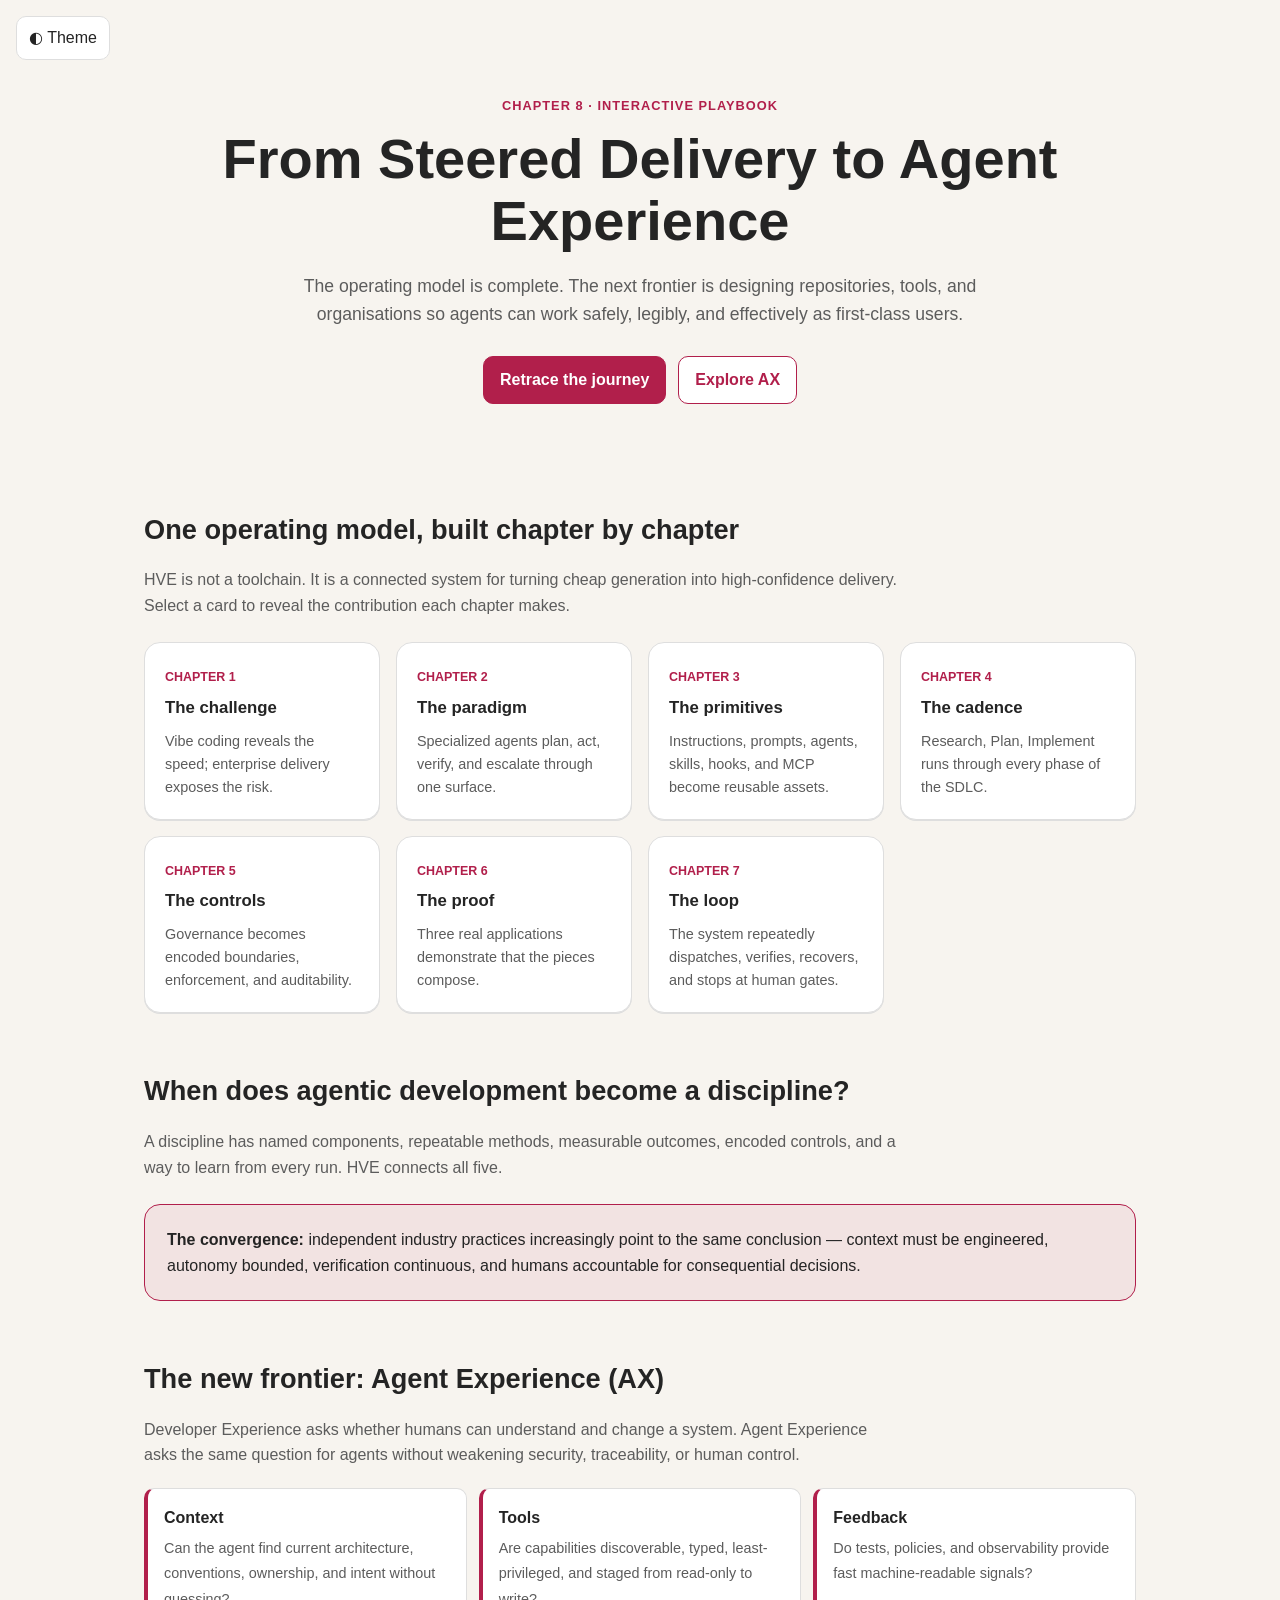
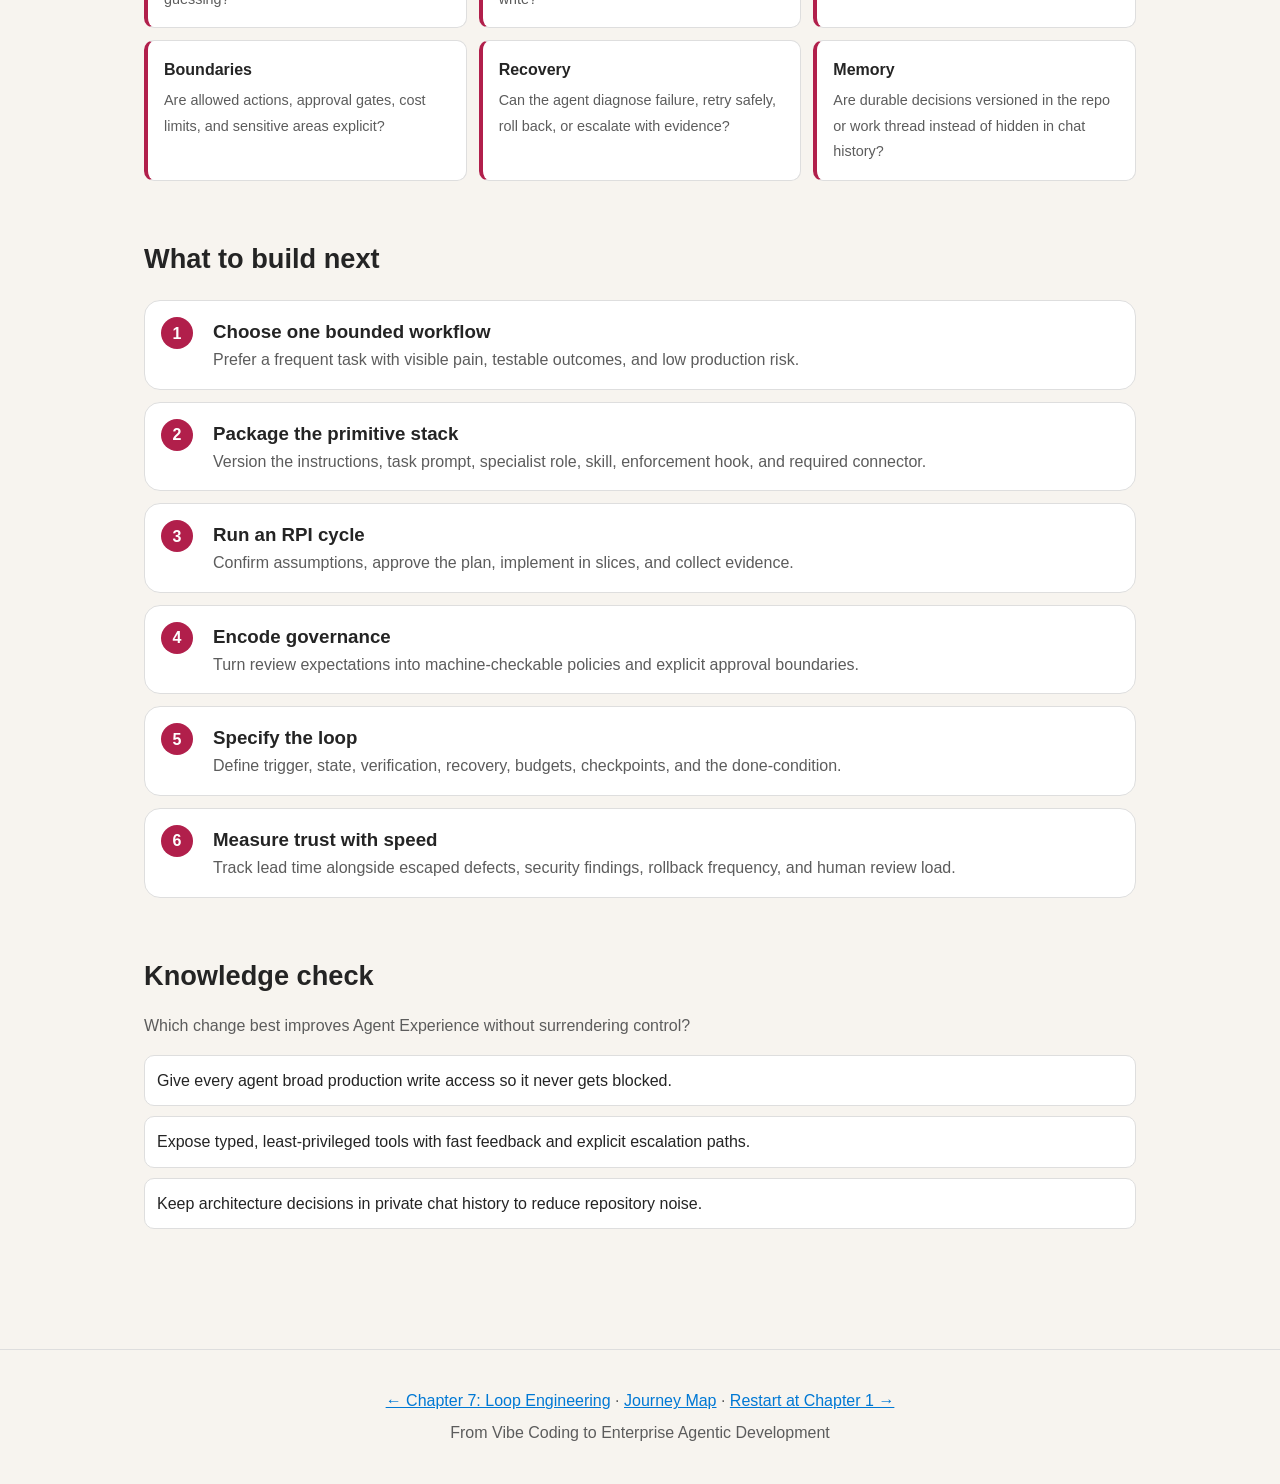
<file: chapter8/chapter8-landing.html>
<!DOCTYPE html>
<html lang="en">
<head>
<meta charset="UTF-8">
<meta name="viewport" content="width=device-width, initial-scale=1.0">
<title>Chapter 8 — From Steered Delivery to Agent Experience</title>
<script>
  (() => {
    const param = new URLSearchParams(window.location.search).get("scoutTheme");
    const theme =
      param || (window.matchMedia("(prefers-color-scheme: dark)").matches ? "dark" : "light");
    document.documentElement.setAttribute("data-theme", theme);
  })();
</script>
<style>
:root {
  color-scheme: light;
  --cp-bg: #f7f4ef;
  --cp-bg-elevated: #fcfbf8;
  --cp-surface: #ffffff;
  --cp-surface-soft: #f5f5f5;
  --cp-border: #dedede;
  --cp-border-strong: #919191;
  --cp-text: #242424;
  --cp-text-muted: #5c5c5c;
  --cp-text-soft: #6f6f6f;
  --cp-accent: #b11f4b;
  --cp-accent-hover: #9a1a41;
  --cp-accent-soft: rgba(177, 31, 75, 0.08);
  --cp-accent-fg: #ffffff;
  --cp-success: #16a34a;
  --cp-danger: #dc2626;
  --cp-warning: #f59e0b;
  --cp-link: #0078d4;
  --cp-shadow: 0 18px 48px rgba(0, 0, 0, 0.12);
  --cp-overlay: rgba(255, 255, 255, 0.8);
  --cp-panel: rgba(255, 255, 255, 0.86);
  --cp-panel-strong: rgba(255, 255, 255, 0.96);
  --cp-sheen: rgba(255, 255, 255, 0.55);
  --cp-highlight: rgba(177, 31, 75, 0.12);
}
html[data-theme="dark"] {
  color-scheme: dark;
  --cp-bg: #3d3b3a;
  --cp-bg-elevated: #343231;
  --cp-surface: #292929;
  --cp-surface-soft: #2e2e2e;
  --cp-border: #474747;
  --cp-border-strong: #5f5f5f;
  --cp-text: #dedede;
  --cp-text-muted: #919191;
  --cp-text-soft: #b0b0b0;
  --cp-accent: #fd8ea1;
  --cp-accent-hover: #fb7b91;
  --cp-accent-soft: rgba(253, 142, 161, 0.14);
  --cp-accent-fg: #1a1a1a;
  --cp-success: #4ade80;
  --cp-danger: #f87171;
  --cp-warning: #fbbf24;
  --cp-link: #4da6ff;
  --cp-shadow: 0 18px 48px rgba(0, 0, 0, 0.32);
  --cp-overlay: rgba(41, 41, 41, 0.88);
  --cp-panel: rgba(41, 41, 41, 0.72);
  --cp-panel-strong: rgba(41, 41, 41, 0.96);
  --cp-sheen: rgba(255, 255, 255, 0.04);
  --cp-highlight: rgba(253, 142, 161, 0.12);
}
* { box-sizing: border-box; }
html { scroll-behavior: smooth; }
body {
  margin: 0;
  background: var(--cp-bg);
  color: var(--cp-text);
  font-family: "Segoe UI", Aptos, Calibri, -apple-system, BlinkMacSystemFont, sans-serif;
  line-height: 1.6;
}
button { font: inherit; }
a { color: var(--cp-link); }
.progress { position: fixed; inset: 0 auto auto 0; width: 0; height: 4px; background: var(--cp-accent); z-index: 10; }
.theme {
  position: fixed; top: 16px; left: 16px; z-index: 11;
  border: 1px solid var(--cp-border); background: var(--cp-surface); color: var(--cp-text);
  border-radius: 0.625rem; padding: 8px 12px; cursor: pointer;
}
.hero { max-width: 900px; margin: 0 auto; padding: 96px 24px 48px; text-align: center; }
.eyebrow { color: var(--cp-accent); font-weight: 700; letter-spacing: .08em; text-transform: uppercase; font-size: .8rem; }
h1 { font-size: clamp(2rem, 6vw, 3.5rem); line-height: 1.1; margin: 12px 0 20px; }
.subtitle { max-width: 720px; margin: auto; color: var(--cp-text-muted); font-size: 1.1rem; }
.hero-links { display: flex; gap: 12px; justify-content: center; flex-wrap: wrap; margin-top: 28px; }
.button {
  display: inline-block; text-decoration: none; border-radius: 0.625rem; padding: 10px 16px;
  border: 1px solid var(--cp-accent); background: var(--cp-accent); color: var(--cp-accent-fg); font-weight: 700;
}
.button.secondary { background: var(--cp-surface); color: var(--cp-accent); }
main { max-width: 1040px; margin: auto; padding: 0 24px 64px; }
section { margin: 56px 0; }
h2 { font-size: 1.7rem; margin-bottom: 8px; }
.lead { color: var(--cp-text-muted); max-width: 760px; }
.grid { display: grid; grid-template-columns: repeat(auto-fit, minmax(235px, 1fr)); gap: 16px; margin-top: 24px; }
.card {
  border: 1px solid var(--cp-border); background: var(--cp-surface); border-radius: 16px; padding: 20px;
  box-shadow: 0 1px 0 var(--cp-border); transition: transform .2s, border-color .2s;
}
.card:hover { transform: translateY(-2px); border-color: var(--cp-accent); }
.card-toggle { cursor: pointer; display: block; }
.chapter { color: var(--cp-accent); font-size: .78rem; font-weight: 700; text-transform: uppercase; }
.card h3 { margin: 6px 0 8px; font-size: 1.05rem; }
.card p { margin: 0; color: var(--cp-text-muted); font-size: .9rem; }
.detail { display: none; margin-top: 12px; padding-top: 12px; border-top: 1px solid var(--cp-border); }
.card.open .detail { display: block; }
.ax-grid { display: grid; grid-template-columns: repeat(auto-fit, minmax(250px, 1fr)); gap: 12px; margin-top: 20px; }
.ax {
  border-left: 4px solid var(--cp-accent); background: var(--cp-surface); border-radius: 0.625rem;
  padding: 16px; border-top: 1px solid var(--cp-border); border-right: 1px solid var(--cp-border); border-bottom: 1px solid var(--cp-border);
}
.ax strong { display: block; margin-bottom: 4px; }
.ax span { color: var(--cp-text-muted); font-size: .9rem; }
.roadmap { counter-reset: steps; display: grid; gap: 12px; margin-top: 20px; }
.step { display: grid; grid-template-columns: 40px 1fr; gap: 12px; align-items: start; background: var(--cp-surface); border: 1px solid var(--cp-border); border-radius: 16px; padding: 16px; }
.step::before {
  counter-increment: steps; content: counter(steps); width: 32px; height: 32px; display: grid; place-items: center;
  border-radius: 50%; background: var(--cp-accent); color: var(--cp-accent-fg); font-weight: 700;
}
.step h3, .step p { margin: 0; }
.step p { color: var(--cp-text-muted); }
.callout { background: var(--cp-accent-soft); border: 1px solid var(--cp-accent); border-radius: 16px; padding: 22px; margin-top: 24px; }
.quiz-options { display: grid; gap: 10px; margin-top: 16px; }
.quiz-options button {
  text-align: left; border: 1px solid var(--cp-border); border-radius: 0.625rem; padding: 12px;
  background: var(--cp-surface); color: var(--cp-text); cursor: pointer;
}
.quiz-options button:hover { border-color: var(--cp-accent); }
.quiz-options button.correct { border-color: var(--cp-success); color: var(--cp-success); }
.quiz-options button.wrong { border-color: var(--cp-danger); color: var(--cp-danger); }
footer { border-top: 1px solid var(--cp-border); padding: 32px 24px; text-align: center; color: var(--cp-text-muted); }
footer p { margin: 6px 0; }
@media (max-width: 560px) { .theme { position: absolute; } .hero { padding-top: 80px; } }
</style>
</head>
<body>
<div class="progress" id="progress"></div>
<button class="theme" id="theme" aria-label="Toggle theme">◐ Theme</button>
<header class="hero">
  <div class="eyebrow">Chapter 8 · Interactive Playbook</div>
  <h1>From Steered Delivery to Agent Experience</h1>
  <p class="subtitle">The operating model is complete. The next frontier is designing repositories, tools, and organisations so agents can work safely, legibly, and effectively as first-class users.</p>
  <div class="hero-links">
    <a class="button" href="#journey">Retrace the journey</a>
    <a class="button secondary" href="#ax">Explore AX</a>
  </div>
</header>
<main>
  <section id="journey">
    <h2>One operating model, built chapter by chapter</h2>
    <p class="lead">HVE is not a toolchain. It is a connected system for turning cheap generation into high-confidence delivery. Select a card to reveal the contribution each chapter makes.</p>
    <div class="grid">
      <article class="card"><div class="card-toggle" role="button" tabindex="0" aria-expanded="false"><span class="chapter">Chapter 1</span><h3>The challenge</h3><p>Vibe coding reveals the speed; enterprise delivery exposes the risk.</p><div class="detail">Humans move from typing every line to steering intent, constraints, and accountability.</div></div></article>
      <article class="card"><div class="card-toggle" role="button" tabindex="0" aria-expanded="false"><span class="chapter">Chapter 2</span><h3>The paradigm</h3><p>Specialized agents plan, act, verify, and escalate through one surface.</p><div class="detail">The human-agent contract makes roles, checkpoints, and risk ownership explicit.</div></div></article>
      <article class="card"><div class="card-toggle" role="button" tabindex="0" aria-expanded="false"><span class="chapter">Chapter 3</span><h3>The primitives</h3><p>Instructions, prompts, agents, skills, hooks, and MCP become reusable assets.</p><div class="detail">The repo gains an executable context layer instead of relying on one-off prompts.</div></div></article>
      <article class="card"><div class="card-toggle" role="button" tabindex="0" aria-expanded="false"><span class="chapter">Chapter 4</span><h3>The cadence</h3><p>Research, Plan, Implement runs through every phase of the SDLC.</p><div class="detail">Agentic DevOps makes evidence, tests, and automation part of the flow.</div></div></article>
      <article class="card"><div class="card-toggle" role="button" tabindex="0" aria-expanded="false"><span class="chapter">Chapter 5</span><h3>The controls</h3><p>Governance becomes encoded boundaries, enforcement, and auditability.</p><div class="detail">Consequential actions move toward deterministic controls and explicit approval.</div></div></article>
      <article class="card"><div class="card-toggle" role="button" tabindex="0" aria-expanded="false"><span class="chapter">Chapter 6</span><h3>The proof</h3><p>Three real applications demonstrate that the pieces compose.</p><div class="detail">Handoffs, commerce boundaries, and campaign governance show evolvability in practice.</div></div></article>
      <article class="card"><div class="card-toggle" role="button" tabindex="0" aria-expanded="false"><span class="chapter">Chapter 7</span><h3>The loop</h3><p>The system repeatedly dispatches, verifies, recovers, and stops at human gates.</p><div class="detail">The loop specification makes autonomy bounded, reviewable, and cost-aware.</div></div></article>
    </div>
  </section>

  <section>
    <h2>When does agentic development become a discipline?</h2>
    <p class="lead">A discipline has named components, repeatable methods, measurable outcomes, encoded controls, and a way to learn from every run. HVE connects all five.</p>
    <div class="callout"><strong>The convergence:</strong> independent industry practices increasingly point to the same conclusion — context must be engineered, autonomy bounded, verification continuous, and humans accountable for consequential decisions.</div>
  </section>

  <section id="ax">
    <h2>The new frontier: Agent Experience (AX)</h2>
    <p class="lead">Developer Experience asks whether humans can understand and change a system. Agent Experience asks the same question for agents without weakening security, traceability, or human control.</p>
    <div class="ax-grid">
      <div class="ax"><strong>Context</strong><span>Can the agent find current architecture, conventions, ownership, and intent without guessing?</span></div>
      <div class="ax"><strong>Tools</strong><span>Are capabilities discoverable, typed, least-privileged, and staged from read-only to write?</span></div>
      <div class="ax"><strong>Feedback</strong><span>Do tests, policies, and observability provide fast machine-readable signals?</span></div>
      <div class="ax"><strong>Boundaries</strong><span>Are allowed actions, approval gates, cost limits, and sensitive areas explicit?</span></div>
      <div class="ax"><strong>Recovery</strong><span>Can the agent diagnose failure, retry safely, roll back, or escalate with evidence?</span></div>
      <div class="ax"><strong>Memory</strong><span>Are durable decisions versioned in the repo or work thread instead of hidden in chat history?</span></div>
    </div>
  </section>

  <section>
    <h2>What to build next</h2>
    <div class="roadmap">
      <div class="step"><div><h3>Choose one bounded workflow</h3><p>Prefer a frequent task with visible pain, testable outcomes, and low production risk.</p></div></div>
      <div class="step"><div><h3>Package the primitive stack</h3><p>Version the instructions, task prompt, specialist role, skill, enforcement hook, and required connector.</p></div></div>
      <div class="step"><div><h3>Run an RPI cycle</h3><p>Confirm assumptions, approve the plan, implement in slices, and collect evidence.</p></div></div>
      <div class="step"><div><h3>Encode governance</h3><p>Turn review expectations into machine-checkable policies and explicit approval boundaries.</p></div></div>
      <div class="step"><div><h3>Specify the loop</h3><p>Define trigger, state, verification, recovery, budgets, checkpoints, and the done-condition.</p></div></div>
      <div class="step"><div><h3>Measure trust with speed</h3><p>Track lead time alongside escaped defects, security findings, rollback frequency, and human review load.</p></div></div>
    </div>
  </section>

  <section>
    <h2>Knowledge check</h2>
    <p class="lead">Which change best improves Agent Experience without surrendering control?</p>
    <div class="quiz-options" id="quiz">
      <button data-correct="false">Give every agent broad production write access so it never gets blocked.</button>
      <button data-correct="true">Expose typed, least-privileged tools with fast feedback and explicit escalation paths.</button>
      <button data-correct="false">Keep architecture decisions in private chat history to reduce repository noise.</button>
    </div>
  </section>
</main>
<footer>
  <p><a href="../chapter7/chapter7-landing.html">← Chapter 7: Loop Engineering</a> · <a href="../before%20you%20start/before-you-start.html">Journey Map</a> · <a href="../chapter1/chapter1-landing.html">Restart at Chapter 1 →</a></p>
  <p>From Vibe Coding to Enterprise Agentic Development</p>
</footer>
<script>
const themeButton = document.getElementById("theme");
themeButton.addEventListener("click", () => {
  const next = document.documentElement.getAttribute("data-theme") === "dark" ? "light" : "dark";
  document.documentElement.setAttribute("data-theme", next);
});
window.addEventListener("scroll", () => {
  const max = document.documentElement.scrollHeight - window.innerHeight;
  document.getElementById("progress").style.width = `${max ? (window.scrollY / max) * 100 : 0}%`;
});
document.querySelectorAll(".card-toggle").forEach(toggle => {
  const activate = () => {
    const card = toggle.closest(".card");
    card.classList.toggle("open");
    toggle.setAttribute("aria-expanded", card.classList.contains("open"));
  };
  toggle.addEventListener("click", activate);
  toggle.addEventListener("keydown", event => {
    if (event.key === "Enter" || event.key === " ") {
      event.preventDefault();
      activate();
    }
  });
});
document.querySelectorAll("#quiz button").forEach(button => {
  button.addEventListener("click", () => {
    document.querySelectorAll("#quiz button").forEach(option => option.disabled = true);
    button.classList.add(button.dataset.correct === "true" ? "correct" : "wrong");
    if (button.dataset.correct !== "true") {
      document.querySelector('#quiz button[data-correct="true"]').classList.add("correct");
    }
  });
});
</script>
</body>
</html>
</file>
